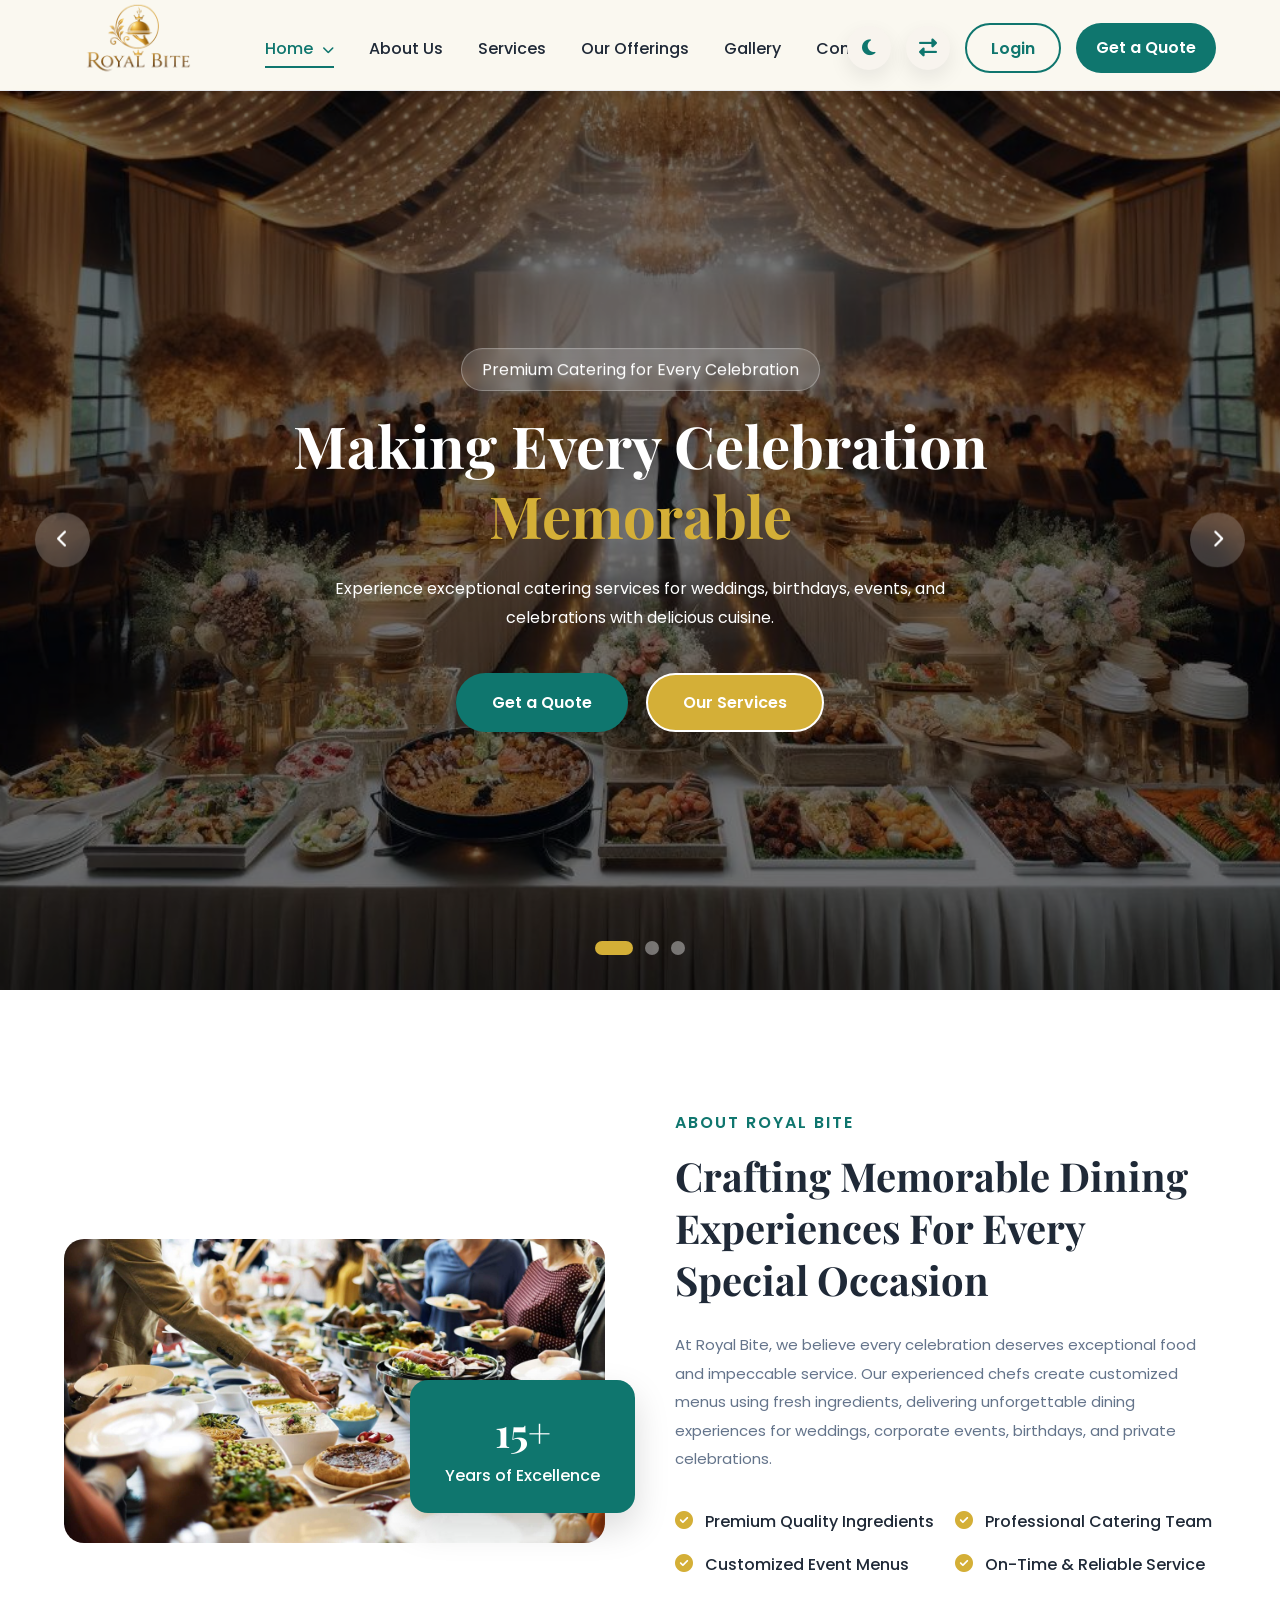
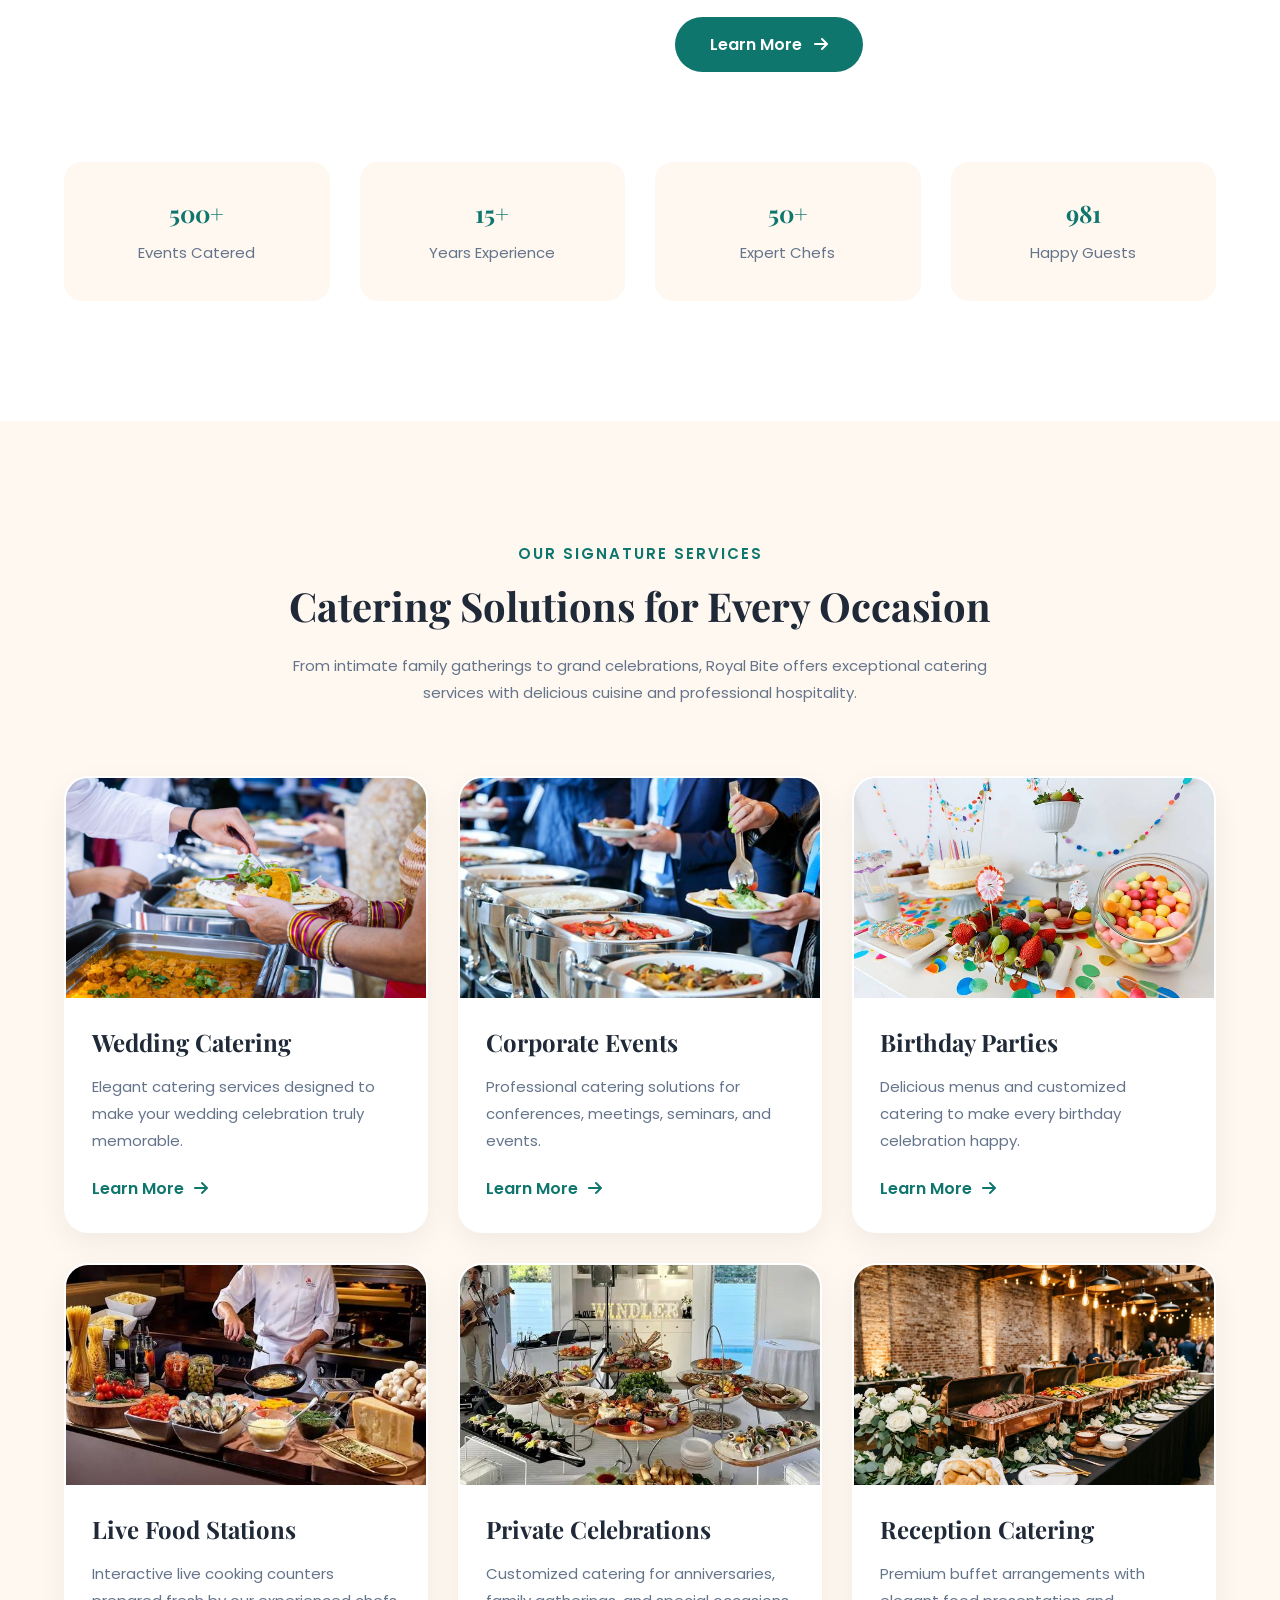
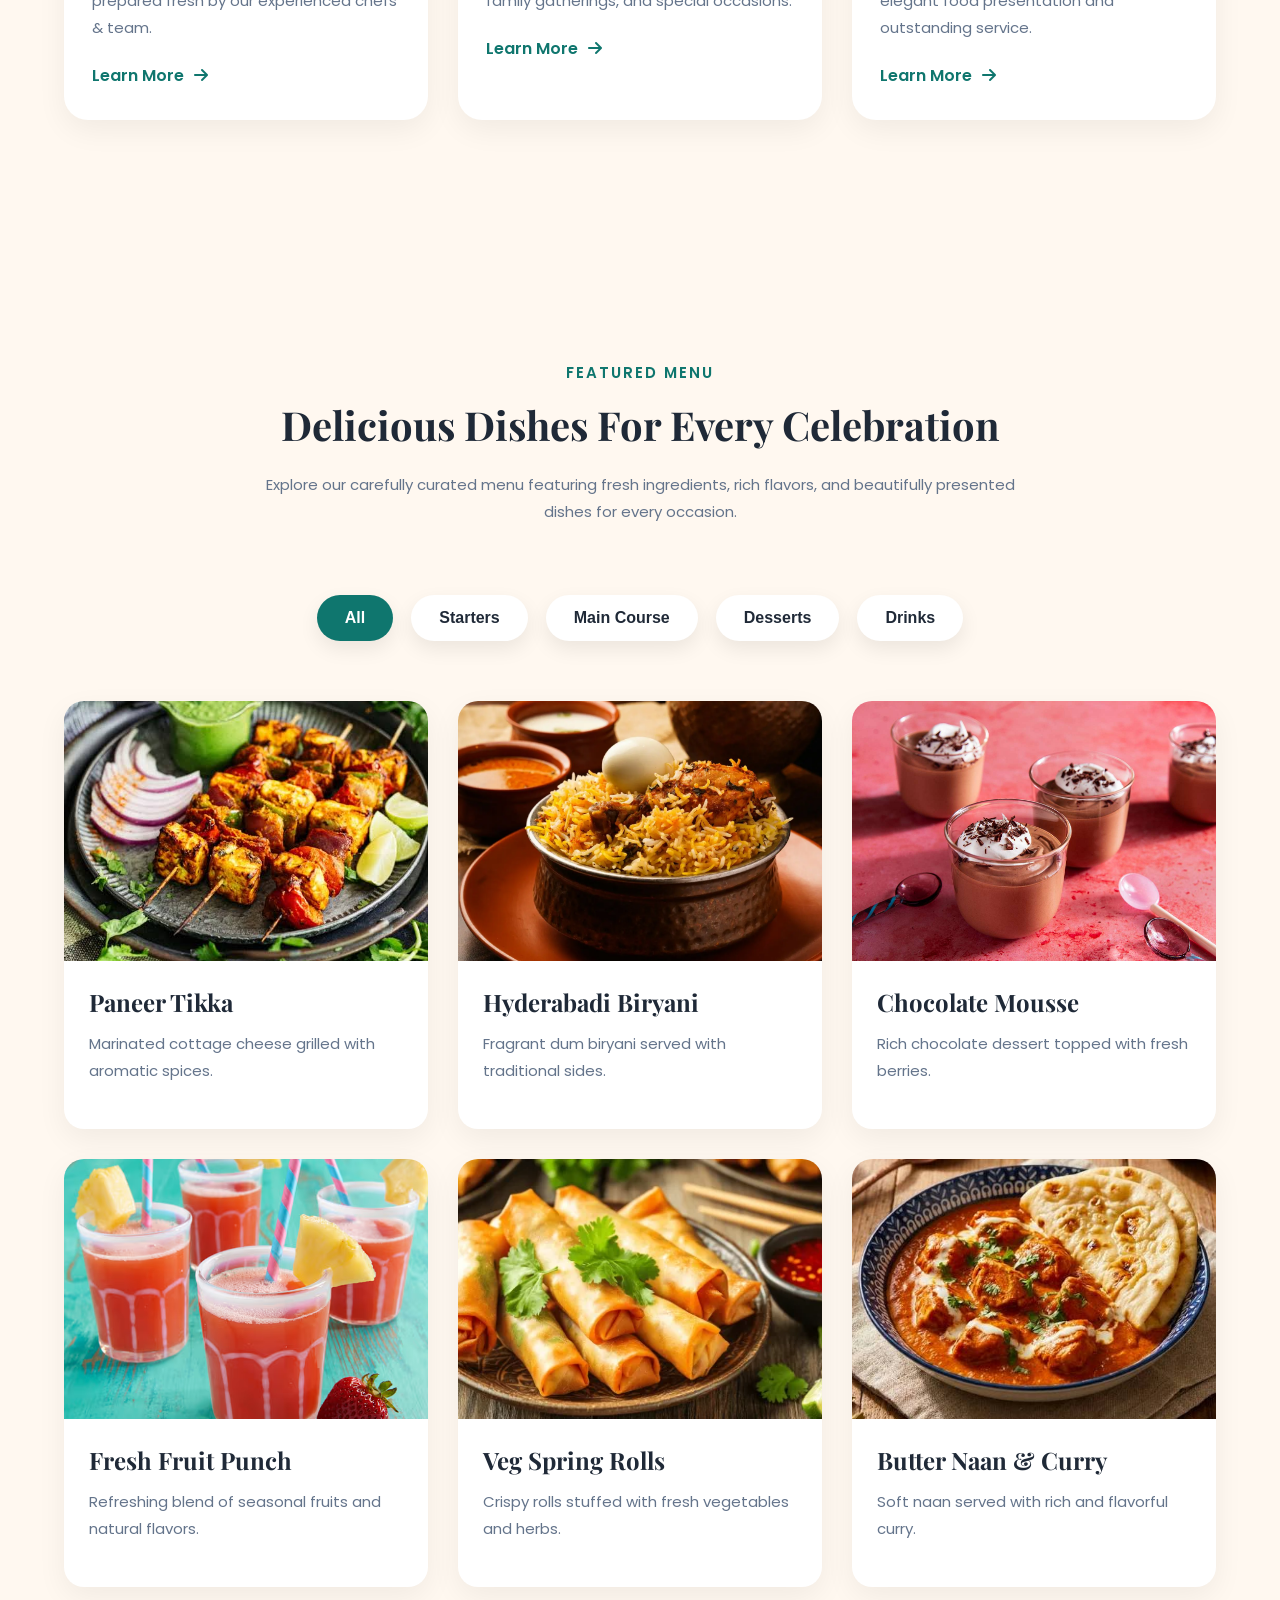
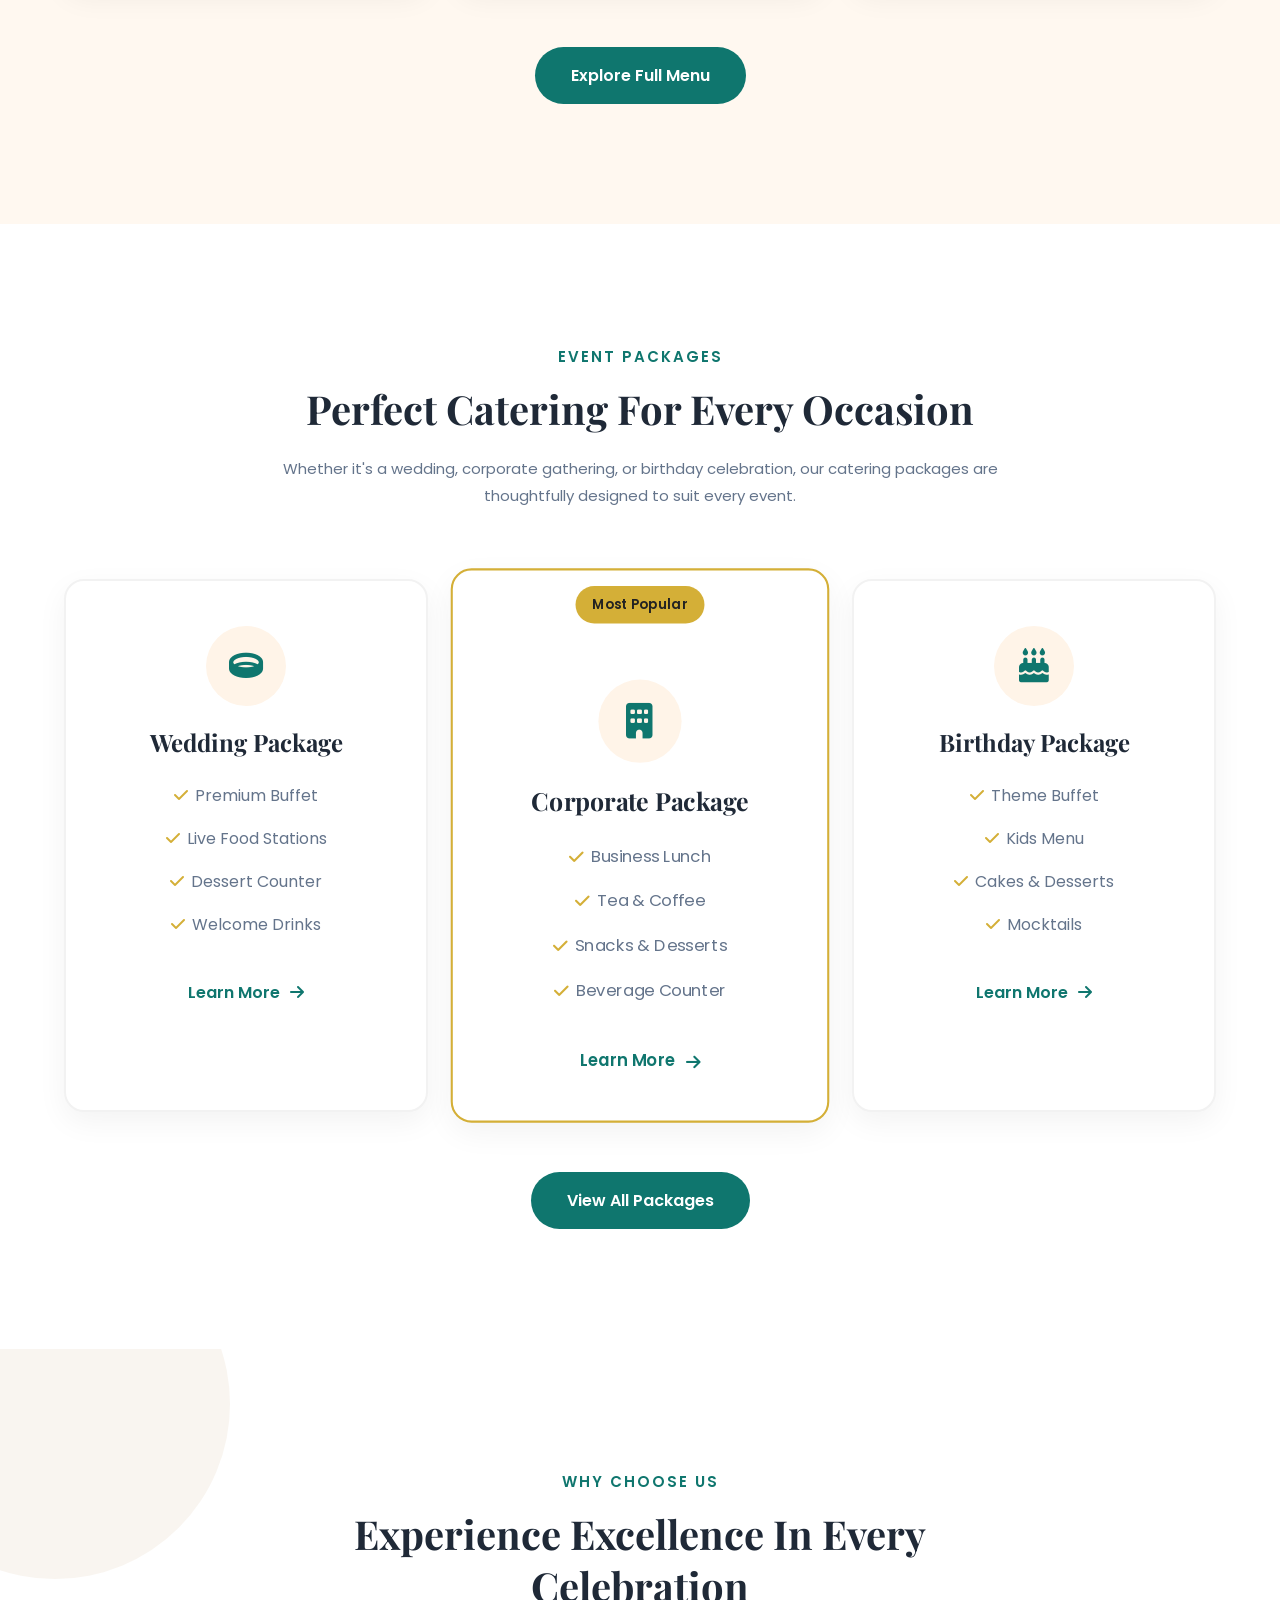
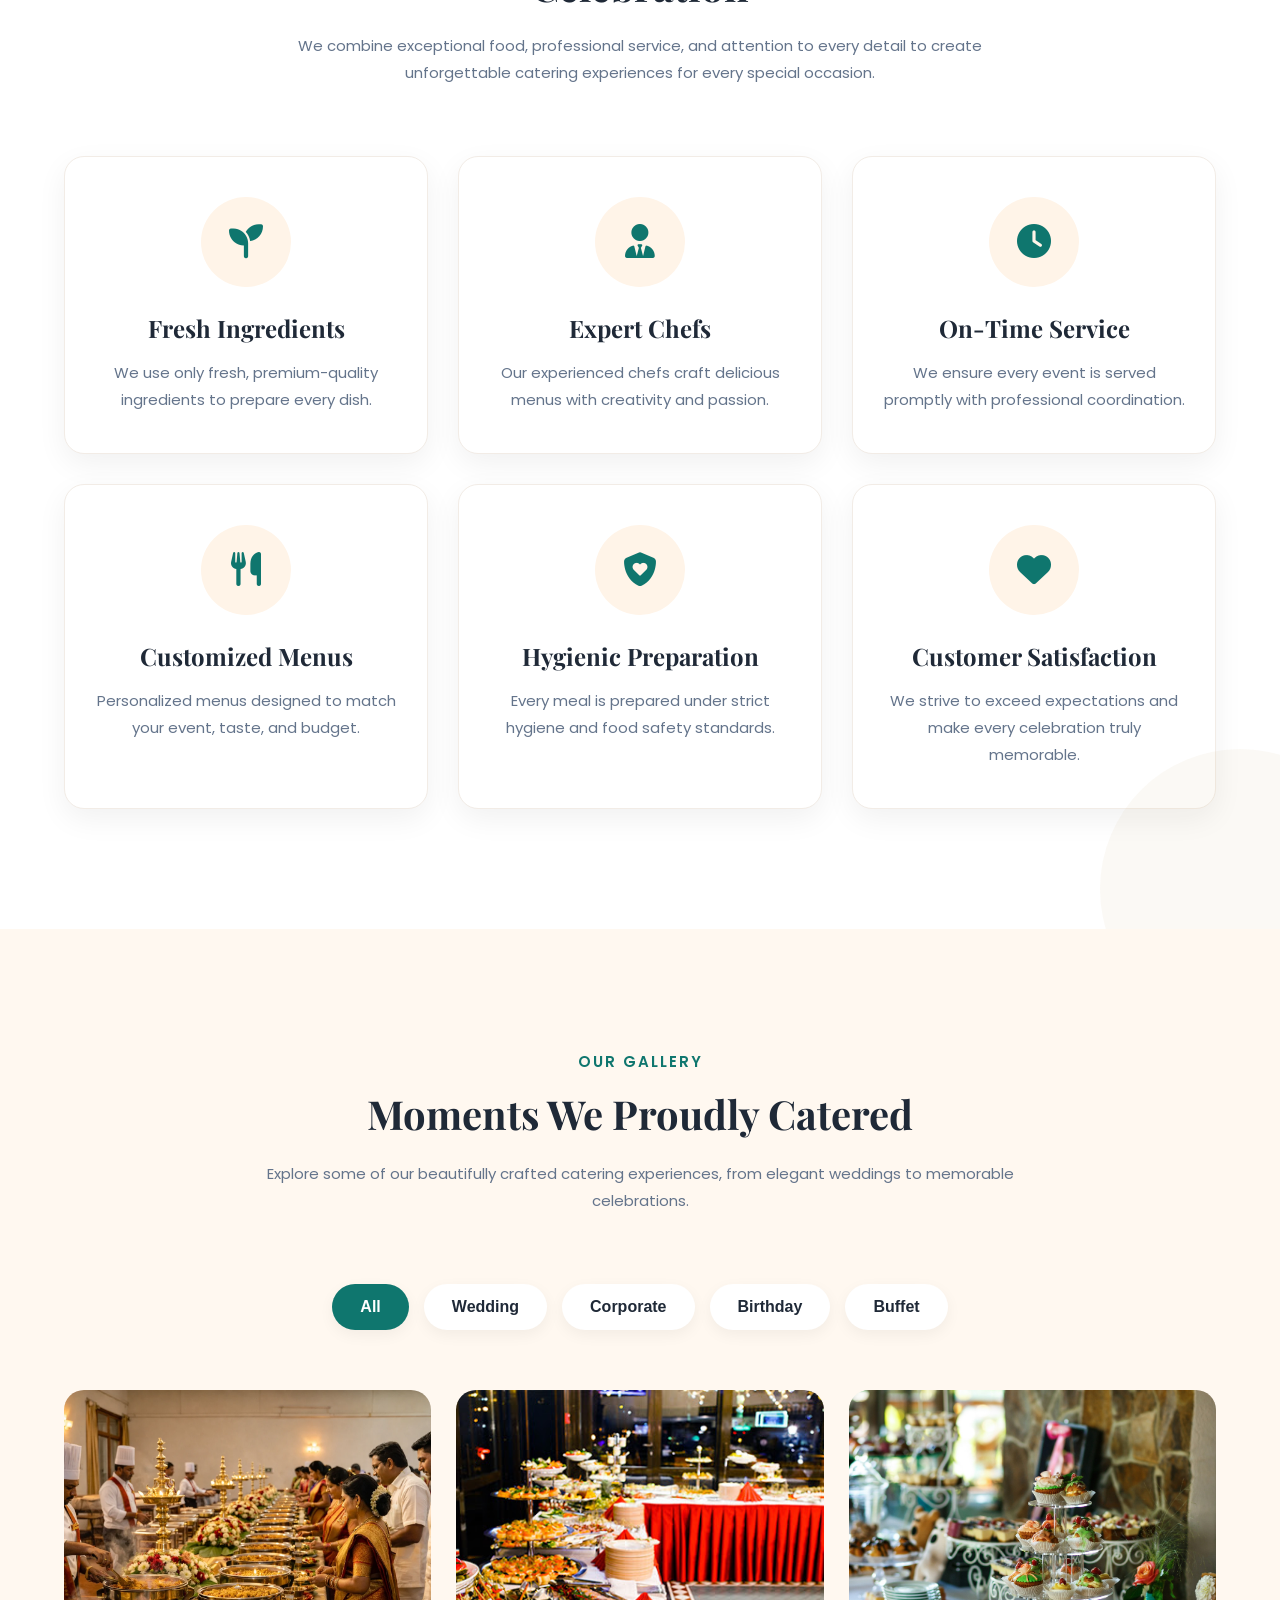
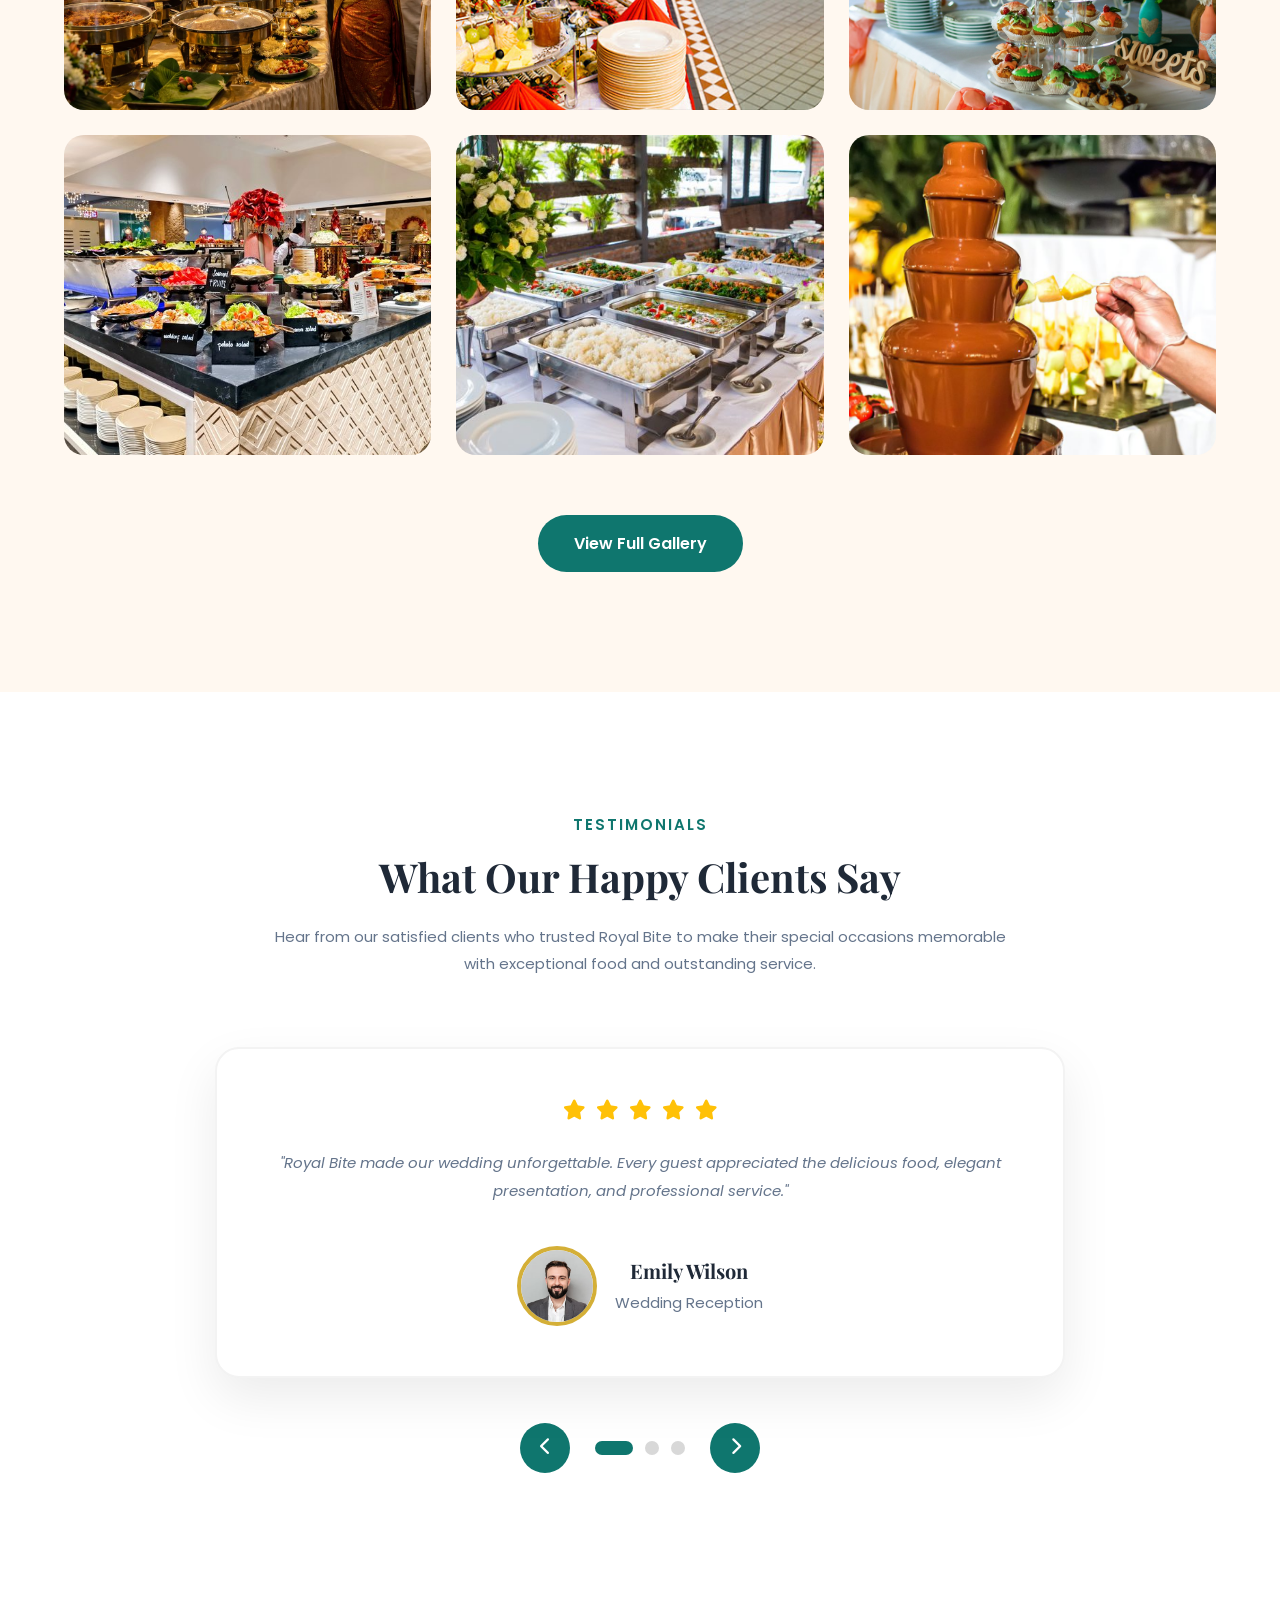
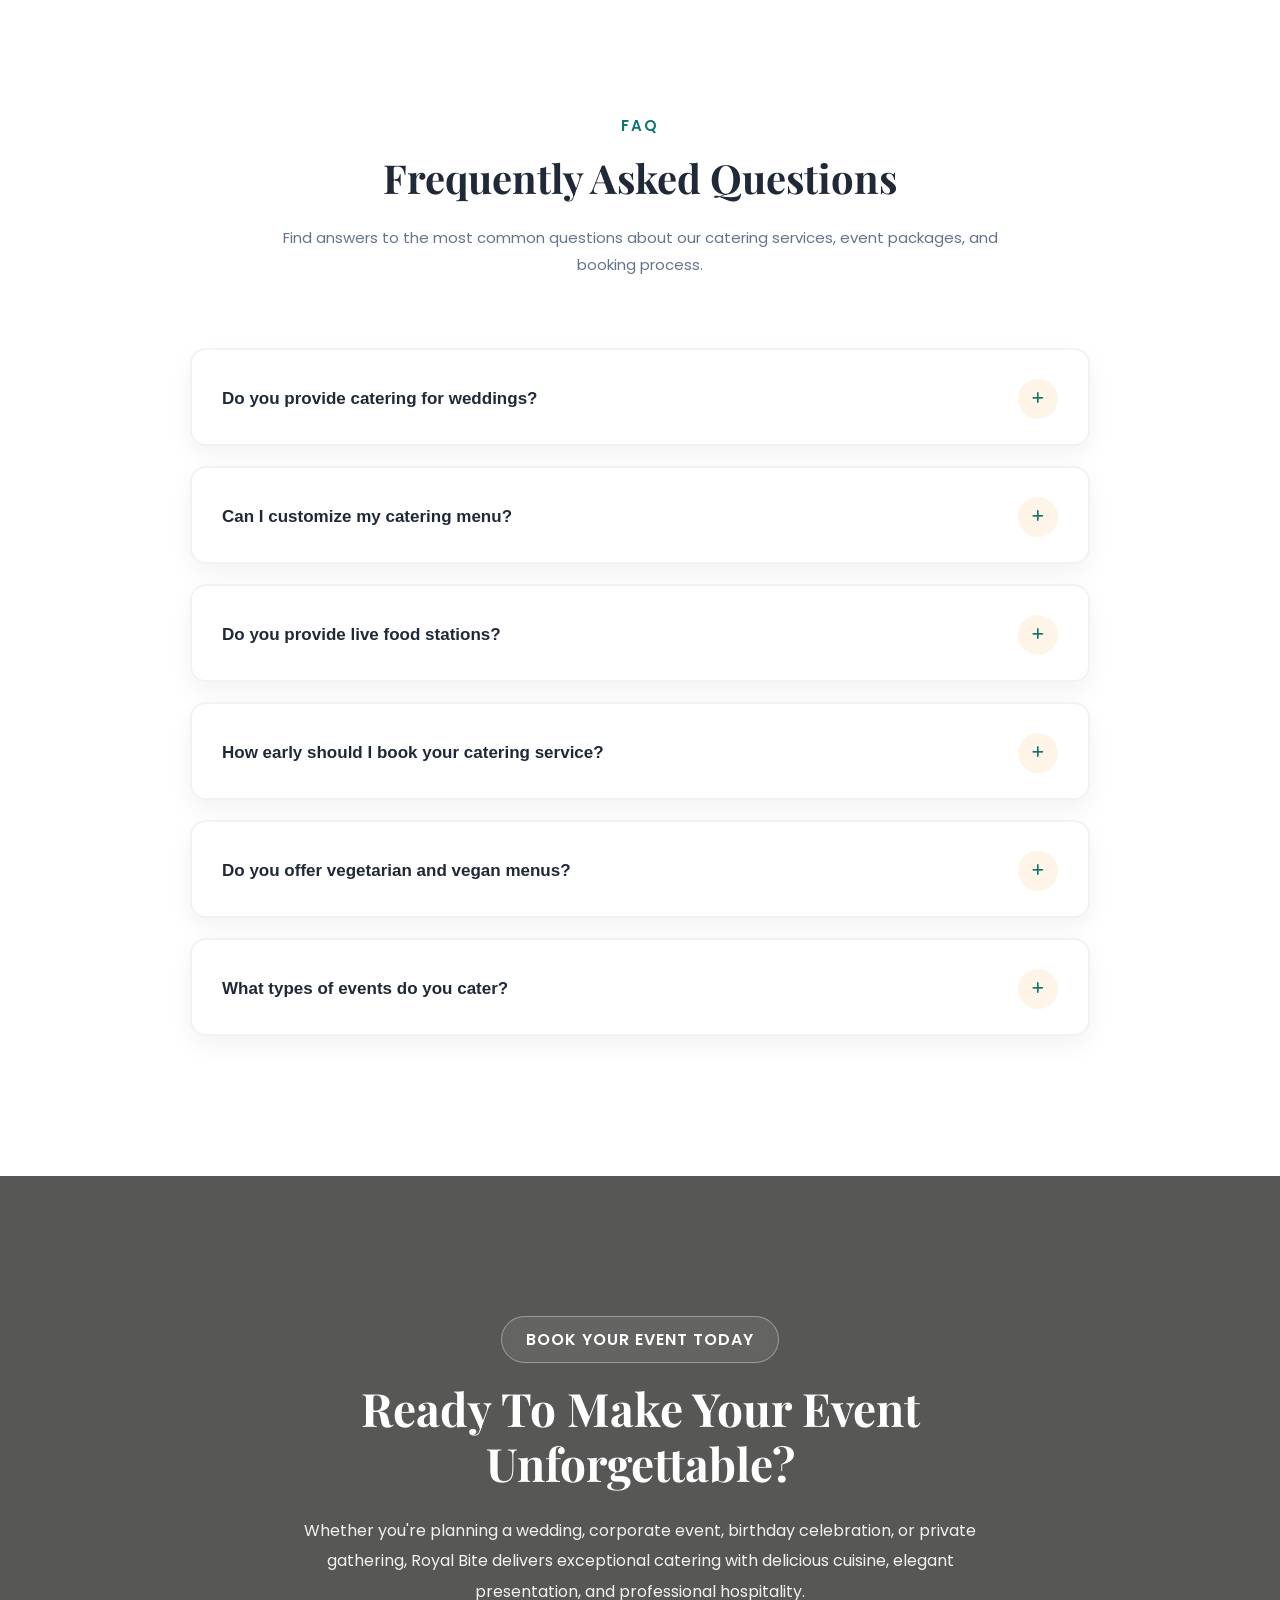
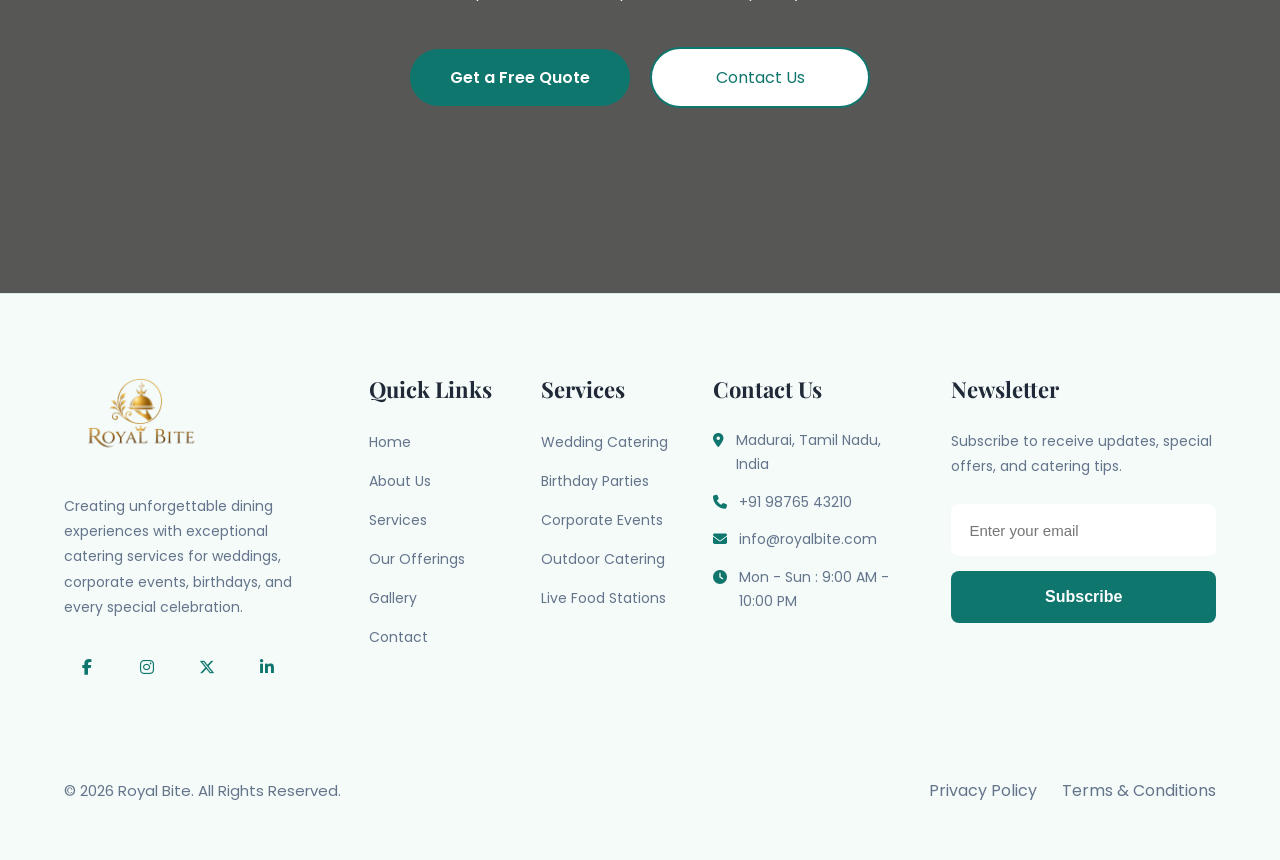
<file: index.html>
<!DOCTYPE html>
<html lang="en">

<head>

    <!-- Meta Tags -->
    <meta charset="UTF-8">
    <meta name="viewport" content="width=device-width, initial-scale=1.0">

    <!-- Website Title -->
    <title>Royal Bite | Catering & Events</title>

    <!-- Favicon -->
    <link rel="icon" type="image/png" href="images/logo.png">

    <!-- Google Fonts -->
    <link rel="preconnect" href="https://fonts.googleapis.com">
    <link rel="preconnect" href="https://fonts.gstatic.com" crossorigin>

    <link href="https://fonts.googleapis.com/css2?family=Playfair+Display:wght@500;600;700&family=Poppins:wght@300;400;500;600;700&display=swap" rel="stylesheet">

    <!-- Font Awesome -->
    <link rel="stylesheet"
        href="https://cdnjs.cloudflare.com/ajax/libs/font-awesome/6.7.2/css/all.min.css">

    <!-- Main CSS -->
    <link rel="stylesheet" href="css/style.css">

    <!-- Responsive CSS -->
    <link rel="stylesheet" href="css/responsive.css">

</head>

<body>
    <!--==================== HEADER START ====================-->

<header class="header">

    <div class="container">

        <!--========== Logo ==========-->

        <a href="index.html" class="logo">

            <img src="images/logo.png" alt="Royal Bite">

        </a>

        <!--========== Navigation ==========-->

        <nav class="navbar" id="navbar">
            

            <ul class="nav-menu">

                <li class="dropdown">

                    <a href="#" class="nav-link active">
                        Home
                        <i class="fa-solid fa-chevron-down"></i>
                    </a>

                    <ul class="dropdown-menu">

                        <li><a href="index.html">Home 1</a></li>

                        <li><a href="home2.html">Home 2</a></li>

                    </ul>

                </li>

                <li>
                    <a href="about.html" class="nav-link">
                        About Us
                    </a>
                </li>

                <li>
                    <a href="services.html" class="nav-link">
                        Services
                    </a>
                </li>

                <li>
                    <a href="offerings.html" class="nav-link">
                        Our Offerings
                    </a>
                </li>

                <li>
                    <a href="gallery.html" class="nav-link">
                        Gallery
                    </a>
                </li>

                <li>
                    <a href="contact.html" class="nav-link">
                        Contact
                    </a>
                </li>

            </ul>
            
            <!-- Mobile Buttons -->

            <div class="mobile-btn">

                <a href="login.html" class="login-btn">
                    Login
                </a>

                <a href="quote.html" class="quote-btn">
                    Get a Quote
                </a>
                <button class="theme-toggle">
                    <i class="fa-solid fa-moon"></i>
                    <span>Dark Mode</span>
                </button>
                <button class="rtl-toggle">
                    <i class="fa-solid fa-right-left"></i>
                    <span>RTL / LTR</span>
                </button>

            </div>

        </nav>

        <!-- Desktop Buttons -->
         <div class="desktop-btn">

    <button class="theme-toggle" id="theme-toggle">
        <i class="fa-solid fa-moon"></i>
    </button>

    <button class="rtl-toggle" id="rtl-toggle">
        <i class="fa-solid fa-right-left"></i>
    </button>

    <a href="login.html" class="login-btn">Login</a>

    <a href="quote.html" class="quote-btn">Get a Quote</a>

</div>

        <!-- Hamburger -->

        <div class="menu-toggle" id="menu-toggle">

            <i class="fa-solid fa-bars"></i>

        </div>

    </div>

</header>

<!--==================== HEADER END ====================-->
<!--==================== HERO START ====================-->

<section class="hero">

    <div class="hero-slider">

        <!--========== Slide 1 ==========-->

        <div class="hero-slide active">

            <img src="images/hero1.jpg" alt="Wedding Catering">

            <div class="hero-overlay"></div>

            <div class="hero-content container">

                <span class="hero-subtitle">
                    Premium Catering for Every Celebration
                </span>

                <h1>
                    Making Every Celebration
                    <span> Memorable</span>
                </h1>

                <p>
                    Experience exceptional catering services for weddings,
                    birthdays, events, and celebrations with
                    delicious cuisine.
                </p>

                <div class="hero-btn">

                    <a href="quote.html" class="primary-btn">
                        Get a Quote
                    </a>

                    <a href="services.html" class="secondary-btn">
                        Our Services
                    </a>

                </div>

            </div>

        </div>

        <!--========== Slide 2 ==========-->

        <div class="hero-slide">

            <img src="images/hero2.jpg" alt="Corporate Catering">

            <div class="hero-overlay"></div>

            <div class="hero-content container">

                <span class="hero-subtitle">
                    Luxury Wedding Catering
                </span>

                <h1>
                    Celebrate Every Moment
                    <span>With Royal Taste</span>
                </h1>

                <p>
                    Elegant menus, beautiful buffet setups, and professional
                    service designed to make your special day unforgettable.
                </p>

                <div class="hero-btn">

                    <a href="offerings.html" class="primary-btn">
                        View Packages
                    </a>

                    <a href="contact.html" class="secondary-btn">
                        Contact Us
                    </a>

                </div>

            </div>

        </div>

        <!--========== Slide 3 ==========-->

        <div class="hero-slide">

            <img src="images/hero3.jpg" alt="Birthday Catering">

            <div class="hero-overlay"></div>

            <div class="hero-content container">

                <span class="hero-subtitle">
                    Fresh Food • Professional Service
                </span>

                <h1>
                    Creating Delicious
                    <span>Memories Together</span>
                </h1>

                <p>
                    From intimate family gatherings to grand celebrations,
                    Royal Bite delivers outstanding food and memorable
                    dining experiences.
                </p>

                <div class="hero-btn">

                    <a href="gallery.html" class="primary-btn">
                        View Gallery
                    </a>

                    <a href="quote.html" class="secondary-btn">
                        Book Now
                    </a>

                </div>

            </div>

        </div>

        <!--========== Slider Controls ==========-->

        <button class="hero-prev">
            <i class="fa-solid fa-chevron-left"></i>
        </button>

        <button class="hero-next">
            <i class="fa-solid fa-chevron-right"></i>
        </button>

        <!--========== Slider Dots ==========-->

        <div class="hero-dots">

            <span class="dot active"></span>
            <span class="dot"></span>
            <span class="dot"></span>

        </div>

    </div>

</section>

<!--==================== HERO END ====================-->
<!--=====================================
        ABOUT START
======================================-->

<section class="about">

    <div class="container">

        <div class="about-wrapper">

            <!--========== About Image ==========-->

            <div class="about-image">

                <img src="images/about-1.jpg" alt="About Royal Bite">

                <div class="experience-box">

                    <h2>15+</h2>

                    <span>Years of Excellence</span>

                </div>

            </div>

            <!--========== About Content ==========-->

            <div class="about-content">

                <span class="section-subtitle">
                    About Royal Bite
                </span>

                <h2>
                    Crafting Memorable Dining Experiences
                    For Every Special Occasion
                </h2>

                <p>
                    At Royal Bite, we believe every celebration deserves
                    exceptional food and impeccable service. Our experienced
                    chefs create customized menus using fresh ingredients,
                    delivering unforgettable dining experiences for weddings,
                    corporate events, birthdays, and private celebrations.
                </p>

                <div class="about-features">

                    <div class="feature-item">

                        <i class="fa-solid fa-circle-check"></i>

                        <span>Premium Quality Ingredients</span>

                    </div>

                    <div class="feature-item">

                        <i class="fa-solid fa-circle-check"></i>

                        <span>Professional Catering Team</span>

                    </div>

                    <div class="feature-item">

                        <i class="fa-solid fa-circle-check"></i>

                        <span>Customized Event Menus</span>

                    </div>

                    <div class="feature-item">

                        <i class="fa-solid fa-circle-check"></i>

                        <span>On-Time & Reliable Service</span>

                    </div>

                </div>

                <a href="about.html" class="about-btn">

                    Learn More

                    <i class="fa-solid fa-arrow-right"></i>

                </a>

            </div>

        </div>

        <!--========== Counter ==========-->

        <div class="about-counter">

            <div class="counter-box">

                <h3 class="counter" data-target="500">0</h3>

                <p>Events Catered</p>

            </div>

            <div class="counter-box">

                <h3 class="counter" data-target="15">0</h3>

                <p>Years Experience</p>

            </div>

            <div class="counter-box">

                <h3 class="counter" data-target="50">0</h3>

                <p>Expert Chefs</p>

            </div>

            <div class="counter-box">

                <h3 class="counter" data-target="1000">0</h3>

                <p>Happy Guests</p>

            </div>

        </div>

    </div>

</section>

<!--=====================================
        ABOUT END
======================================-->

<!--=====================================
        SIGNATURE SERVICES START
======================================-->

<section class="home-services">
    <div class="container">

        <div class="section-title">
            <span>Our Signature Services</span>
            <h2>Catering Solutions for Every Occasion</h2>
            <p>
                From intimate family gatherings to grand celebrations,
                Royal Bite offers exceptional catering services with
                delicious cuisine and professional hospitality.
            </p>
        </div>

        <div class="home-services-grid">

            <!-- Wedding Catering -->
            <div class="home-service-card">
                <div class="home-service-image">
                    <img src="images/service-wedding.jpg" alt="Wedding Catering">
                </div>

                <div class="home-service-content">
                    <h3>Wedding Catering</h3>
                    <p>
                        Elegant catering services designed to make your
                        wedding celebration truly memorable.
                    </p>
                    <a href="services.html">
                        Learn More
                        <i class="fa-solid fa-arrow-right"></i>
                    </a>
                </div>
            </div>

            <!-- Corporate Events -->
            <div class="home-service-card">
                <div class="home-service-image">
                    <img src="images/service-corporate.jpg" alt="Corporate Events">
                </div>

                <div class="home-service-content">
                    <h3>Corporate Events</h3>
                    <p>
                        Professional catering solutions for conferences,
                        meetings, seminars, and events.
                    </p>
                    <a href="services.html">
                        Learn More
                        <i class="fa-solid fa-arrow-right"></i>
                    </a>
                </div>
            </div>

            <!-- Birthday Parties -->
            <div class="home-service-card">
                <div class="home-service-image">
                    <img src="images/service-birthday.jpg" alt="Birthday Parties">
                </div>

                <div class="home-service-content">
                    <h3>Birthday Parties</h3>
                    <p>
                        Delicious menus and customized catering to make
                        every birthday celebration happy.
                    </p>
                    <a href="services.html">
                        Learn More
                        <i class="fa-solid fa-arrow-right"></i>
                    </a>
                </div>
            </div>

            <!-- Live Food Stations -->
            <div class="home-service-card">
                <div class="home-service-image">
                    <img src="images/service-livefood.jpg" alt="Live Food Stations">
                </div>

                <div class="home-service-content">
                    <h3>Live Food Stations</h3>
                    <p>
                        Interactive live cooking counters prepared fresh
                        by our experienced chefs & team.
                    </p>
                    <a href="services.html">
                        Learn More
                        <i class="fa-solid fa-arrow-right"></i>
                    </a>
                </div>
            </div>

            <!-- Private Celebrations -->
            <div class="home-service-card">
                <div class="home-service-image">
                    <img src="images/service-private.jpg" alt="Private Celebrations">
                </div>

                <div class="home-service-content">
                    <h3>Private Celebrations</h3>
                    <p>
                        Customized catering for anniversaries, family
                        gatherings, and special occasions.
                    </p>
                    <a href="services.html">
                        Learn More
                        <i class="fa-solid fa-arrow-right"></i>
                    </a>
                </div>
            </div>

            <!-- Reception Catering -->
            <div class="home-service-card">
                <div class="home-service-image">
                    <img src="images/service-reception.jpg" alt="Reception Catering">
                </div>

                <div class="home-service-content">
                    <h3>Reception Catering</h3>
                    <p>
                        Premium buffet arrangements with elegant food
                        presentation and outstanding service.
                    </p>
                    <a href="services.html">
                        Learn More
                        <i class="fa-solid fa-arrow-right"></i>
                    </a>
                </div>
            </div>

        </div>
    </div>
</section>

<!--=====================================
        SIGNATURE SERVICES END
======================================-->
<!--=====================================
        FEATURED MENU START
======================================-->

<section class="menu">

    <div class="container">

        <div class="section-title">

            <span>Featured Menu</span>

            <h2>Delicious Dishes For Every Celebration</h2>

            <p>
                Explore our carefully curated menu featuring fresh ingredients,
                rich flavors, and beautifully presented dishes for every occasion.
            </p>

        </div>

        <!--========== Menu Tabs ==========-->

        <div class="menu-tabs">

            <button class="menu-tab active" data-filter="all">All</button>

            <button class="menu-tab" data-filter="starter">Starters</button>

            <button class="menu-tab" data-filter="main">Main Course</button>

            <button class="menu-tab" data-filter="dessert">Desserts</button>

            <button class="menu-tab" data-filter="drink">Drinks</button>

        </div>

        <!--========== Menu Grid ==========-->

        <div class="menu-grid">

            <!-- Starter -->

            <div class="menu-card starter">

                <img src="images/menu-1.jpg" alt="Starter">

                <div class="menu-content">

                    <h3>Paneer Tikka</h3>

                    <p>
                        Marinated cottage cheese grilled with aromatic spices.
                    </p>

                </div>

            </div>

            <!-- Main Course -->

            <div class="menu-card main">

                <img src="images/menu-2.jpg" alt="Main Course">

                <div class="menu-content">

                    <h3>Hyderabadi Biryani</h3>

                    <p>
                        Fragrant dum biryani served with traditional sides.
                    </p>

                </div>

            </div>

            <!-- Dessert -->

            <div class="menu-card dessert">

                <img src="images/menu-3.jpg" alt="Dessert">

                <div class="menu-content">

                    <h3>Chocolate Mousse</h3>

                    <p>
                        Rich chocolate dessert topped with fresh berries.
                    </p>

                </div>

            </div>

            <!-- Drink -->

            <div class="menu-card drink">

                <img src="images/menu-4.jpg" alt="Drink">

                <div class="menu-content">

                    <h3>Fresh Fruit Punch</h3>

                    <p>
                        Refreshing blend of seasonal fruits and natural flavors.
                    </p>

                </div>

            </div>

            <!-- Starter -->

            <div class="menu-card starter">

                <img src="images/menu-5.jpg" alt="Starter">

                <div class="menu-content">

                    <h3>Veg Spring Rolls</h3>

                    <p>
                        Crispy rolls stuffed with fresh vegetables and herbs.
                    </p>

                </div>

            </div>

            <!-- Main Course -->

            <div class="menu-card main">

                <img src="images/menu-6.jpg" alt="Main Course">

                <div class="menu-content">

                    <h3>Butter Naan & Curry</h3>

                    <p>
                        Soft naan served with rich and flavorful curry.
                    </p>

                </div>

            </div>

        </div>

        <div class="menu-btn">

            <a href="menu.html" class="primary-btn">
                Explore Full Menu
            </a>

        </div>

    </div>

</section>

<!--=====================================
        FEATURED MENU END
======================================-->
<!--=====================================
        EVENT PACKAGES START
======================================-->

<section class="home-packages">

    <div class="container">

        <div class="section-title">

            <span>Event Packages</span>

            <h2>Perfect Catering For Every Occasion</h2>

            <p>
                Whether it's a wedding, corporate gathering, or birthday celebration,
                our catering packages are thoughtfully designed to suit every event.
            </p>

        </div>

        <div class="home-packages-grid">

            <!-- Wedding Package -->

            <div class="home-package-card">

                <div class="home-package-icon">

                    <i class="fa-solid fa-ring"></i>

                </div>

                <h3>Wedding Package</h3>

                <ul>

                    <li>
                        <i class="fa-solid fa-check"></i>
                        Premium Buffet
                    </li>

                    <li>
                        <i class="fa-solid fa-check"></i>
                        Live Food Stations
                    </li>

                    <li>
                        <i class="fa-solid fa-check"></i>
                        Dessert Counter
                    </li>

                    <li>
                        <i class="fa-solid fa-check"></i>
                        Welcome Drinks
                    </li>

                </ul>

                <a href="packages.html" class="package-btn">
                    Learn More
                    <i class="fa-solid fa-arrow-right"></i>
                </a>

            </div>

            <!-- Corporate Package -->

            <div class="home-package-card featured">

                <div class="home-package-badge">

                    Most Popular

                </div>

                <div class="home-package-icon">

                    <i class="fa-solid fa-building"></i>

                </div>

                <h3>Corporate Package</h3>

                <ul>

                    <li>
                        <i class="fa-solid fa-check"></i>
                        Business Lunch
                    </li>

                    <li>
                        <i class="fa-solid fa-check"></i>
                        Tea & Coffee
                    </li>

                    <li>
                        <i class="fa-solid fa-check"></i>
                        Snacks & Desserts
                    </li>

                    <li>
                        <i class="fa-solid fa-check"></i>
                        Beverage Counter
                    </li>

                </ul>

                <a href="packages.html" class="package-btn">
                    Learn More
                    <i class="fa-solid fa-arrow-right"></i>
                </a>

            </div>

            <!-- Birthday Package -->

            <div class="home-package-card">

                <div class="home-package-icon">

                    <i class="fa-solid fa-cake-candles"></i>

                </div>

                <h3>Birthday Package</h3>

                <ul>

                    <li>
                        <i class="fa-solid fa-check"></i>
                        Theme Buffet
                    </li>

                    <li>
                        <i class="fa-solid fa-check"></i>
                        Kids Menu
                    </li>

                    <li>
                        <i class="fa-solid fa-check"></i>
                        Cakes & Desserts
                    </li>

                    <li>
                        <i class="fa-solid fa-check"></i>
                        Mocktails
                    </li>

                </ul>

                <a href="packages.html" class="package-btn">
                    Learn More
                    <i class="fa-solid fa-arrow-right"></i>
                </a>

            </div>

        </div>

        <div class="package-bottom-btn">

            <a href="offerings.html" class="primary-btn">

                View All Packages

            </a>

        </div>

    </div>

</section>

<!--=====================================
        EVENT PACKAGES END
======================================-->

<!--=====================================
        WHY CHOOSE US START
======================================-->

<section class="why-choose">

    <div class="container">

        <div class="section-title">

            <span>Why Choose Us</span>

            <h2>Experience Excellence In Every Celebration</h2>

            <p>
                We combine exceptional food, professional service,
                and attention to every detail to create unforgettable
                catering experiences for every special occasion.
            </p>

        </div>

        <div class="why-grid">

            <!-- Card 1 -->

            <div class="why-card">

                <div class="why-icon">

                    <i class="fa-solid fa-seedling"></i>

                </div>

                <h3>Fresh Ingredients</h3>

                <p>
                    We use only fresh, premium-quality ingredients
                    to prepare every dish.
                </p>

            </div>

            <!-- Card 2 -->

            <div class="why-card">

                <div class="why-icon">

                    <i class="fa-solid fa-user-tie"></i>

                </div>

                <h3>Expert Chefs</h3>

                <p>
                    Our experienced chefs craft delicious menus
                    with creativity and passion.
                </p>

            </div>

            <!-- Card 3 -->

            <div class="why-card">

                <div class="why-icon">

                    <i class="fa-solid fa-clock"></i>

                </div>

                <h3>On-Time Service</h3>

                <p>
                    We ensure every event is served promptly
                    with professional coordination.
                </p>

            </div>

            <!-- Card 4 -->

            <div class="why-card">

                <div class="why-icon">

                    <i class="fa-solid fa-utensils"></i>

                </div>

                <h3>Customized Menus</h3>

                <p>
                    Personalized menus designed to match your
                    event, taste, and budget.
                </p>

            </div>

            <!-- Card 5 -->

            <div class="why-card">

                <div class="why-icon">

                    <i class="fa-solid fa-shield-heart"></i>

                </div>

                <h3>Hygienic Preparation</h3>

                <p>
                    Every meal is prepared under strict hygiene
                    and food safety standards.
                </p>

            </div>

            <!-- Card 6 -->

            <div class="why-card">

                <div class="why-icon">

                    <i class="fa-solid fa-heart"></i>

                </div>

                <h3>Customer Satisfaction</h3>

                <p>
                    We strive to exceed expectations and make
                    every celebration truly memorable.
                </p>

            </div>

        </div>

    </div>

</section>

<!--=====================================
        WHY CHOOSE US END
======================================-->
<!--=====================================
        GALLERY START
======================================-->

<section class="home-gallery">

    <div class="container">

        <div class="section-title">

            <span>Our Gallery</span>

            <h2>Moments We Proudly Catered</h2>

            <p>
                Explore some of our beautifully crafted catering experiences,
                from elegant weddings to memorable celebrations.
            </p>

        </div>

        <!--========== Gallery Filter ==========-->

        <div class="home-gallery-filter">

            <button class="home-gallery-btn active" data-filter="all">
                All
            </button>

            <button class="home-gallery-btn" data-filter="wedding">
                Wedding
            </button>

            <button class="home-gallery-btn" data-filter="corporate">
                Corporate
            </button>

            <button class="home-gallery-btn" data-filter="birthday">
                Birthday
            </button>

            <button class="home-gallery-btn" data-filter="buffet">
                Buffet
            </button>

        </div>

        <!--========== Gallery Grid ==========-->

        <div class="home-gallery-grid">

            <!-- Wedding -->

            <div class="home-gallery-item wedding">

                <img src="images/gallery-1.jpg" alt="Wedding Catering">

                <div class="home-gallery-overlay">

                    <h3>Wedding Catering</h3>

                    <span>Elegant Celebration</span>

                </div>

            </div>

            <!-- Corporate -->

            <div class="home-gallery-item corporate">

                <img src="images/gallery-2.jpg" alt="Corporate Event">

                <div class="home-gallery-overlay">

                    <h3>Corporate Event</h3>

                    <span>Professional Service</span>

                </div>

            </div>

            <!-- Birthday -->

            <div class="home-gallery-item birthday">

                <img src="images/gallery-3.jpg" alt="Birthday Party">

                <div class="home-gallery-overlay">

                    <h3>Birthday Party</h3>

                    <span>Memorable Moments</span>

                </div>

            </div>

            <!-- Buffet -->

            <div class="home-gallery-item buffet">

                <img src="images/gallery-4.jpg" alt="Buffet">

                <div class="home-gallery-overlay">

                    <h3>Luxury Buffet</h3>

                    <span>Fresh & Delicious</span>

                </div>

            </div>

            <!-- Wedding -->

            <div class="home-gallery-item wedding">

                <img src="images/gallery-5.jpg" alt="Reception">

                <div class="home-gallery-overlay">

                    <h3>Reception Dinner</h3>

                    <span>Royal Dining</span>

                </div>

            </div>

            <!-- Buffet -->

            <div class="home-gallery-item buffet">

                <img src="images/gallery-6.jpg" alt="Dessert">

                <div class="home-gallery-overlay">

                    <h3>Dessert Counter</h3>

                    <span>Sweet Delights</span>

                </div>

            </div>

        </div>

        <div class="gallery-bottom">

            <a href="gallery.html" class="primary-btn">

                View Full Gallery

            </a>

        </div>

    </div>

</section>

<!--=====================================
        GALLERY END
======================================-->
<!--=====================================
        TESTIMONIALS START
======================================-->

<section class="testimonials">

    <div class="container">

        <div class="section-title">

            <span>Testimonials</span>

            <h2>What Our Happy Clients Say</h2>

            <p>
                Hear from our satisfied clients who trusted Royal Bite
                to make their special occasions memorable with
                exceptional food and outstanding service.
            </p>

        </div>

        <div class="testimonial-slider">

            <!--========== Testimonial 1 ==========-->

            <div class="testimonial-card active">

                <div class="stars">

                    <i class="fa-solid fa-star"></i>
                    <i class="fa-solid fa-star"></i>
                    <i class="fa-solid fa-star"></i>
                    <i class="fa-solid fa-star"></i>
                    <i class="fa-solid fa-star"></i>

                </div>

                <p class="testimonial-text">

                    "Royal Bite made our wedding unforgettable.
                    Every guest appreciated the delicious food,
                    elegant presentation, and professional service."

                </p>

                <div class="client-info">

                    <img src="images/client-1.jpg" alt="Client">

                    <div>

                        <h4>Emily Wilson</h4>

                        <span>Wedding Reception</span>

                    </div>

                </div>

            </div>

            <!--========== Testimonial 2 ==========-->

            <div class="testimonial-card">

                <div class="stars">

                    <i class="fa-solid fa-star"></i>
                    <i class="fa-solid fa-star"></i>
                    <i class="fa-solid fa-star"></i>
                    <i class="fa-solid fa-star"></i>
                    <i class="fa-solid fa-star"></i>

                </div>

                <p class="testimonial-text">

                    "Excellent catering service with amazing
                    flavors. Our corporate event was a huge
                    success thanks to Royal Bite."

                </p>

                <div class="client-info">

                    <img src="images/client-2.jpg" alt="Client">

                    <div>

                        <h4>David Miller</h4>

                        <span>Corporate Event</span>

                    </div>

                </div>

            </div>

            <!--========== Testimonial 3 ==========-->

            <div class="testimonial-card">

                <div class="stars">

                    <i class="fa-solid fa-star"></i>
                    <i class="fa-solid fa-star"></i>
                    <i class="fa-solid fa-star"></i>
                    <i class="fa-solid fa-star"></i>
                    <i class="fa-solid fa-star"></i>

                </div>

                <p class="testimonial-text">

                    "Beautiful buffet setup, friendly staff,
                    and outstanding food. We highly recommend
                    Royal Bite for every celebration."

                </p>

                <div class="client-info">

                    <img src="images/client-3.jpg" alt="Client">

                    <div>

                        <h4>Priya Sharma</h4>

                        <span>Birthday Celebration</span>

                    </div>

                </div>

            </div>

        </div>

        <!--========== Controls ==========-->

        <div class="testimonial-controls">

            <button class="testimonial-prev">

                <i class="fa-solid fa-chevron-left"></i>

            </button>

            <div class="testimonial-dots">

                <span class="testimonial-dot active"></span>
                <span class="testimonial-dot"></span>
                <span class="testimonial-dot"></span>

            </div>

            <button class="testimonial-next">

                <i class="fa-solid fa-chevron-right"></i>

            </button>

        </div>

    </div>

</section>

<!--=====================================
        TESTIMONIALS END
======================================-->
<!--=====================================
        FAQ START
======================================-->

<section class="faq">

    <div class="container">

        <div class="section-title">

            <span>FAQ</span>

            <h2>Frequently Asked Questions</h2>

            <p>
                Find answers to the most common questions about our
                catering services, event packages, and booking process.
            </p>

        </div>

        <div class="faq-wrapper">

            <!-- FAQ Item 1 -->

            <div class="faq-item">

                <button class="faq-question">

                    <span>
                        Do you provide catering for weddings?
                    </span>

                    <i class="fa-solid fa-plus"></i>

                </button>

                <div class="faq-answer">

                    <p>
                        Yes! We provide complete wedding catering,
                        including buffet service, live food stations,
                        desserts, beverages, and professional event staff.
                    </p>

                </div>

            </div>

            <!-- FAQ Item 2 -->

            <div class="faq-item">

                <button class="faq-question">

                    <span>
                        Can I customize my catering menu?
                    </span>

                    <i class="fa-solid fa-plus"></i>

                </button>

                <div class="faq-answer">

                    <p>
                        Absolutely! Every menu can be customized based
                        on your event, dietary preferences, and budget.
                    </p>

                </div>

            </div>

            <!-- FAQ Item 3 -->

            <div class="faq-item">

                <button class="faq-question">

                    <span>
                        Do you provide live food stations?
                    </span>

                    <i class="fa-solid fa-plus"></i>

                </button>

                <div class="faq-answer">

                    <p>
                        Yes. We offer live BBQ, chaat, pasta, dessert,
                        and other interactive food stations for events.
                    </p>

                </div>

            </div>

            <!-- FAQ Item 4 -->

            <div class="faq-item">

                <button class="faq-question">

                    <span>
                        How early should I book your catering service?
                    </span>

                    <i class="fa-solid fa-plus"></i>

                </button>

                <div class="faq-answer">

                    <p>
                        We recommend booking at least 2–4 weeks in
                        advance to secure your preferred event date.
                    </p>

                </div>

            </div>

            <!-- FAQ Item 5 -->

            <div class="faq-item">

                <button class="faq-question">

                    <span>
                        Do you offer vegetarian and vegan menus?
                    </span>

                    <i class="fa-solid fa-plus"></i>

                </button>

                <div class="faq-answer">

                    <p>
                        Yes. We offer vegetarian, vegan, and special
                        dietary menu options to suit every guest.
                    </p>

                </div>

            </div>

            <!-- FAQ Item 6 -->

            <div class="faq-item">

                <button class="faq-question">

                    <span>
                        What types of events do you cater?
                    </span>

                    <i class="fa-solid fa-plus"></i>

                </button>

                <div class="faq-answer">

                    <p>
                        We cater weddings, corporate events, birthdays,
                        anniversaries, receptions, private parties, and
                        many other special occasions.
                    </p>

                </div>

            </div>

        </div>

    </div>

</section>

<!--=====================================
        FAQ END
======================================-->
<!--=====================================
        CTA START
======================================-->

<section class="cta">

    <div class="cta-overlay"></div>

    <div class="container">

        <div class="cta-content">

            <span>
                Book Your Event Today
            </span>

            <h2>
                Ready To Make Your
                Event Unforgettable?
            </h2>

            <p>
                Whether you're planning a wedding, corporate event,
                birthday celebration, or private gathering, Royal Bite
                delivers exceptional catering with delicious cuisine,
                elegant presentation, and professional hospitality.
            </p>

            <div class="cta-buttons">

                <a href="quote.html" class="primary-btn">

                    Get a Free Quote

                </a>

                <a href="contact.html" class="secondary-btn">

                    Contact Us

                </a>

            </div>

        </div>

    </div>

</section>

<!--=====================================
        CTA END
======================================-->



























<!--==================== FOOTER START ====================-->

<footer class="footer">

    <div class="container">

        <div class="footer-content">

            <!--========== Company Info ==========-->

            <div class="footer-box">

                <a href="index.html" class="footer-logo">
                    <img src="images/logo.png" alt="Royal Bite">
                </a>

                <p>
                    Creating unforgettable dining experiences with exceptional
                    catering services for weddings, corporate events, birthdays,
                    and every special celebration.
                </p>

                <div class="footer-social">

                    <a href="#"><i class="fa-brands fa-facebook-f"></i></a>

                    <a href="#"><i class="fa-brands fa-instagram"></i></a>

                    <a href="#"><i class="fa-brands fa-x-twitter"></i></a>

                    <a href="#"><i class="fa-brands fa-linkedin-in"></i></a>

                </div>

            </div>

            <!--========== Quick Links ==========-->

            <div class="footer-box">

                <h3>Quick Links</h3>

                <ul>

                    <li><a href="index.html">Home</a></li>

                    <li><a href="about.html">About Us</a></li>

                    <li><a href="services.html">Services</a></li>

                    <li><a href="offerings.html">Our Offerings</a></li>

                    <li><a href="gallery.html">Gallery</a></li>

                    <li><a href="contact.html">Contact</a></li>

                </ul>

            </div>

            <!--========== Services ==========-->

            <div class="footer-box">

                <h3>Services</h3>

                <ul>

                    <li><a href="#">Wedding Catering</a></li>

                    <li><a href="#">Birthday Parties</a></li>

                    <li><a href="#">Corporate Events</a></li>

                    <li><a href="#">Outdoor Catering</a></li>

                    <li><a href="#">Live Food Stations</a></li>

                </ul>

            </div>

            <!--========== Contact ==========-->

            <div class="footer-box">

                <h3>Contact Us</h3>

                <ul class="contact-info">

                    <li>
                        <i class="fa-solid fa-location-dot"></i>
                        Madurai, Tamil Nadu, India
                    </li>

                    <li>
                        <i class="fa-solid fa-phone"></i>
                        +91 98765 43210
                    </li>

                    <li>
                        <i class="fa-solid fa-envelope"></i>
                        info@royalbite.com
                    </li>

                    <li>
                        <i class="fa-solid fa-clock"></i>
                        Mon - Sun : 9:00 AM - 10:00 PM
                    </li>

                </ul>

            </div>

            <!--========== Newsletter ==========-->

            <div class="footer-box">

                <h3>Newsletter</h3>

                <p>
                    Subscribe to receive updates, special offers,
                    and catering tips.
                </p>

                <form class="newsletter">

                    <input type="email"
                        placeholder="Enter your email"
                        required>

                    <button type="submit">
                        Subscribe
                    </button>

                </form>

            </div>

        </div>

    </div>

    <!--========== Footer Bottom ==========-->

    <div class="footer-bottom">

        <div class="container">

            <p>
                © 2026 Royal Bite. All Rights Reserved.
            </p>

            <div class="footer-links">

                <a href="#">Privacy Policy</a>

                <a href="#">Terms & Conditions</a>

            </div>

        </div>

    </div>

</footer>

<!--==================== FOOTER END ====================-->




<!-- Scroll To Top -->
<button id="scrollTopBtn" class="scroll-top-btn">
    <i class="fa-solid fa-arrow-up"></i>
</button>

<!-- Main JavaScript -->
<script src="js/script.js"></script>

</body>
</html>
</file>
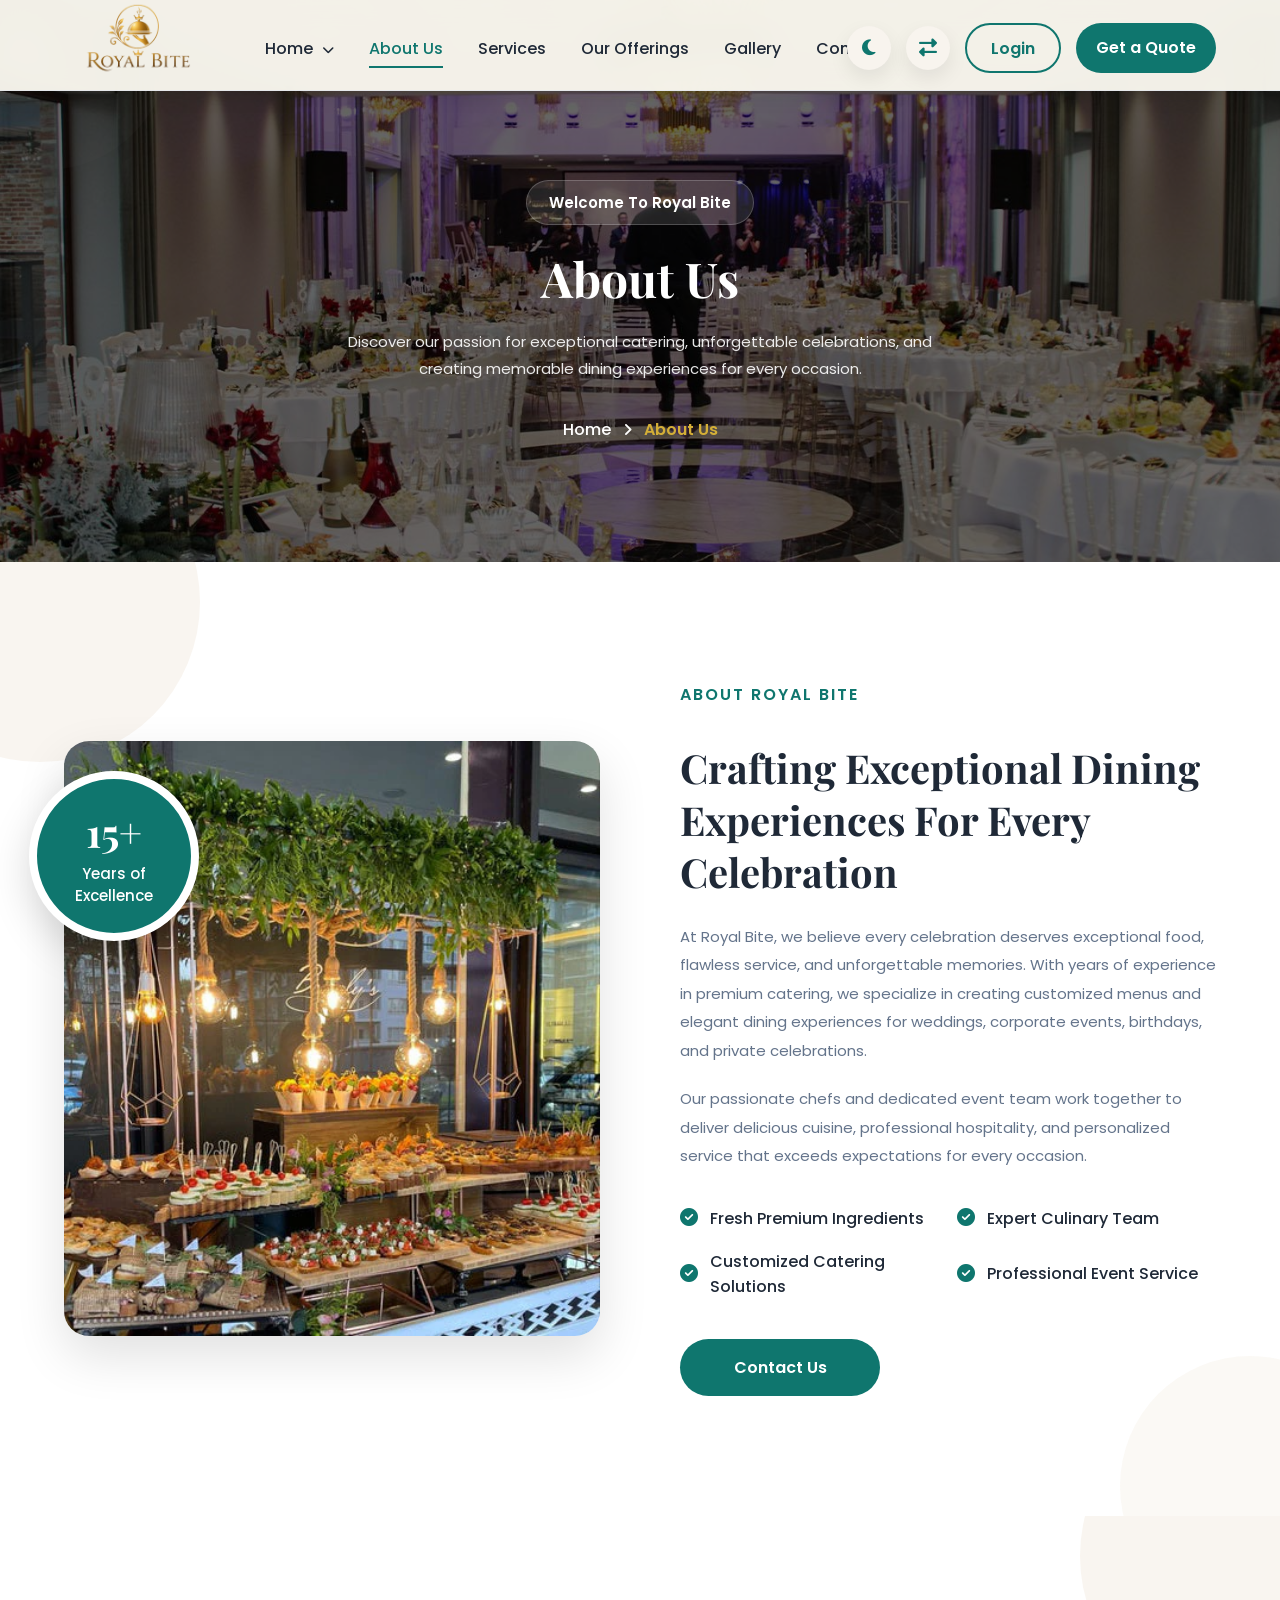
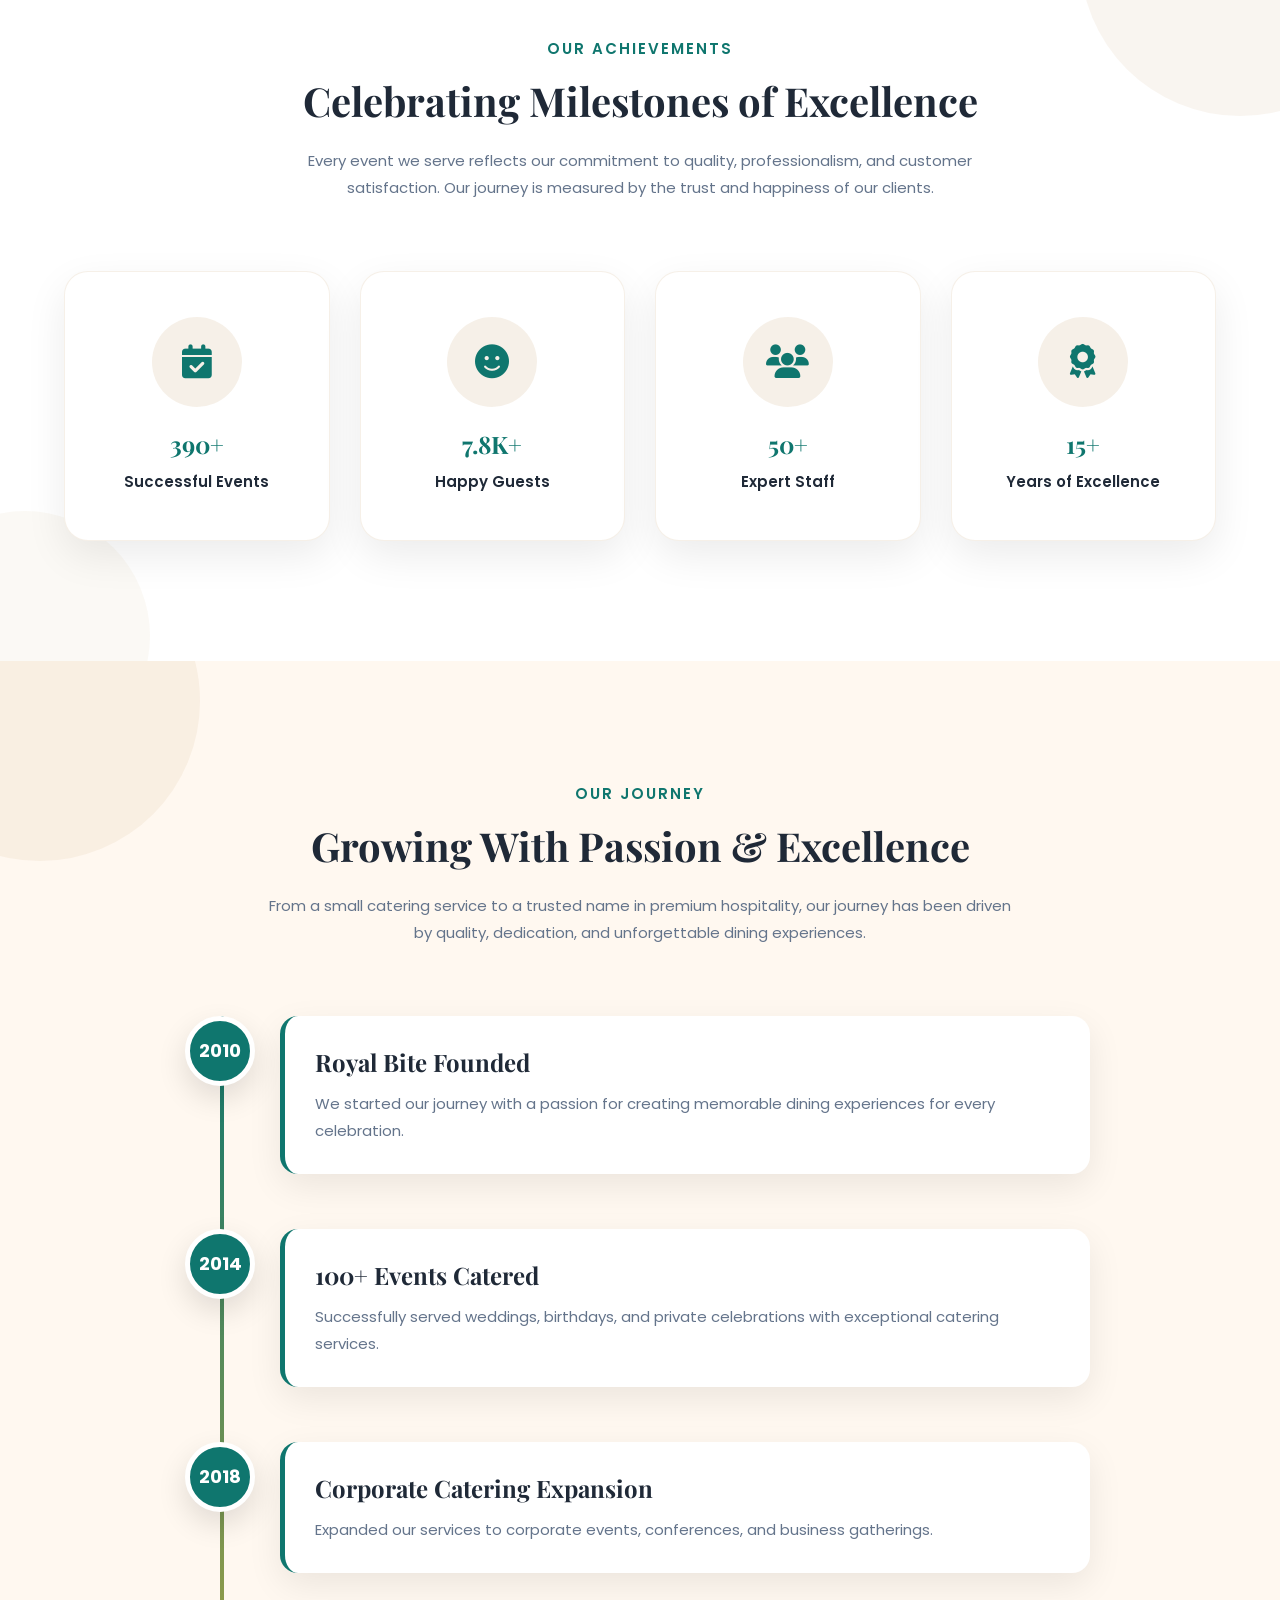
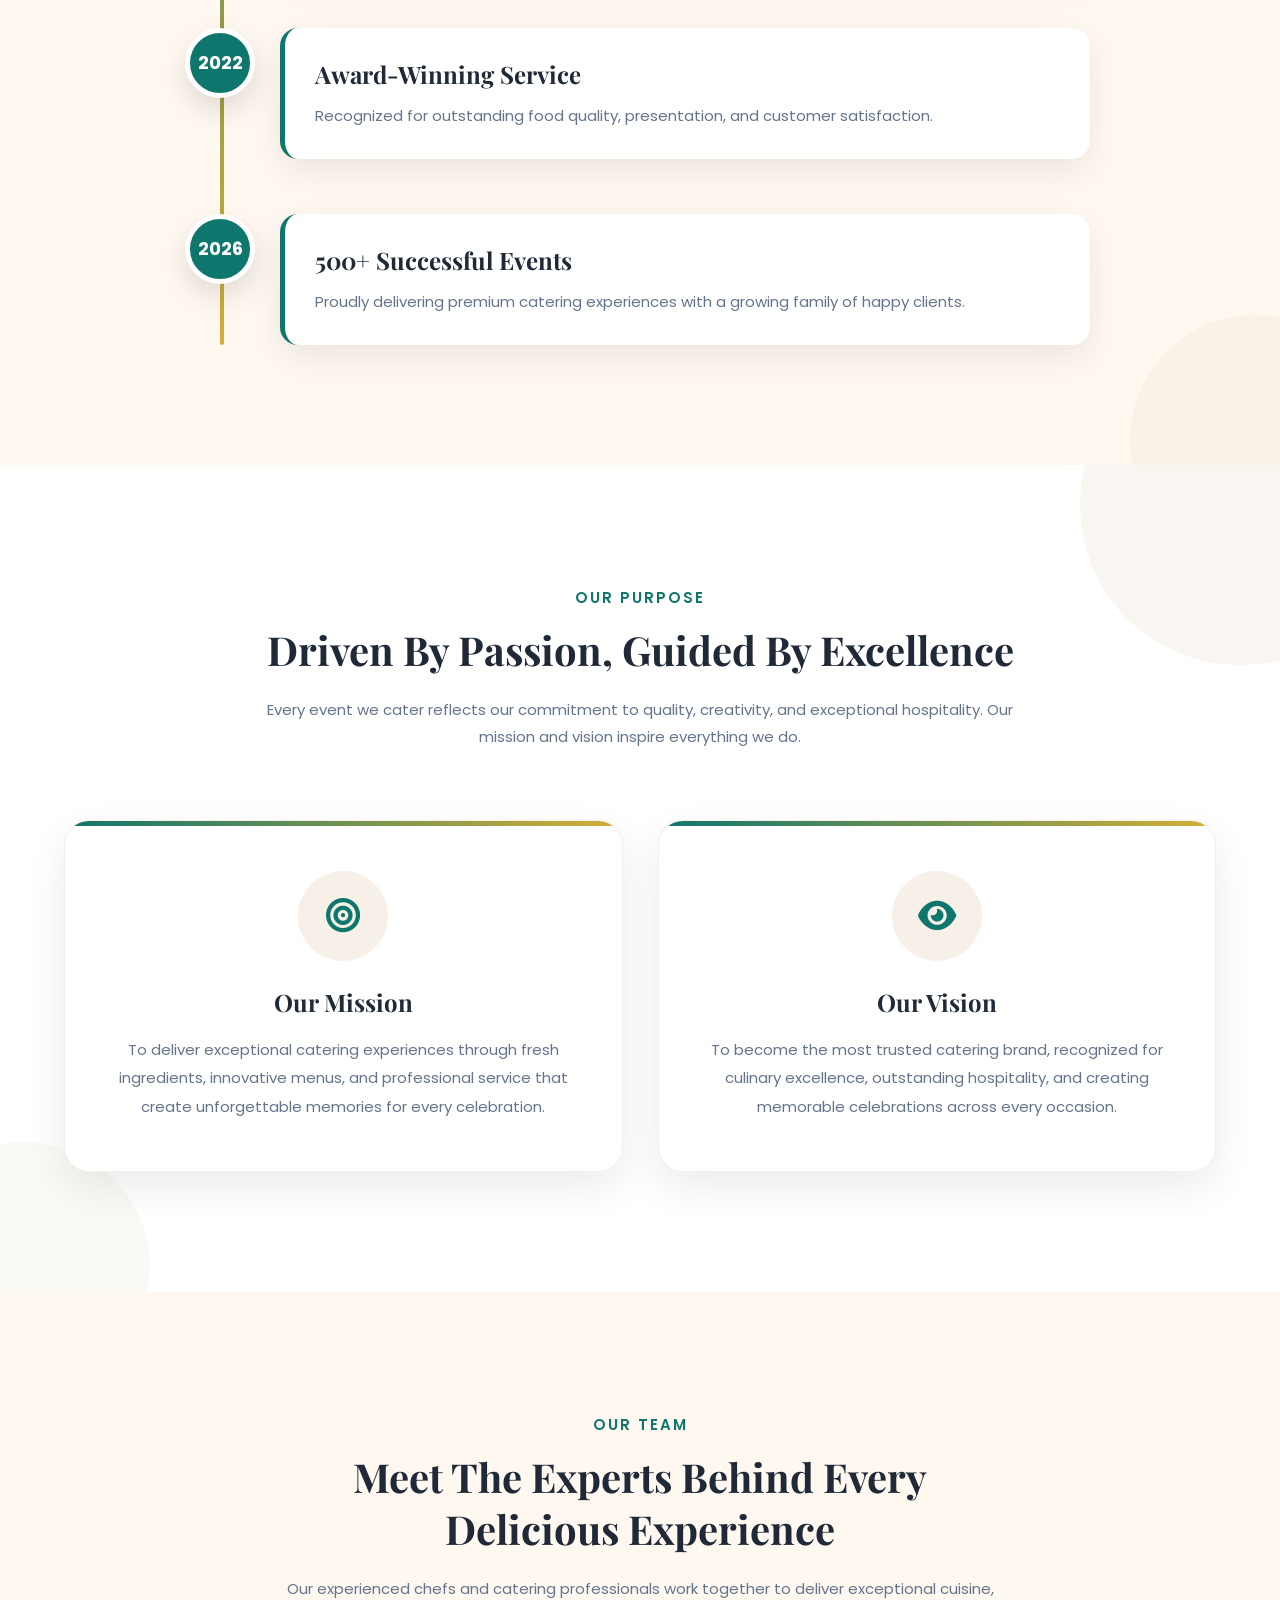
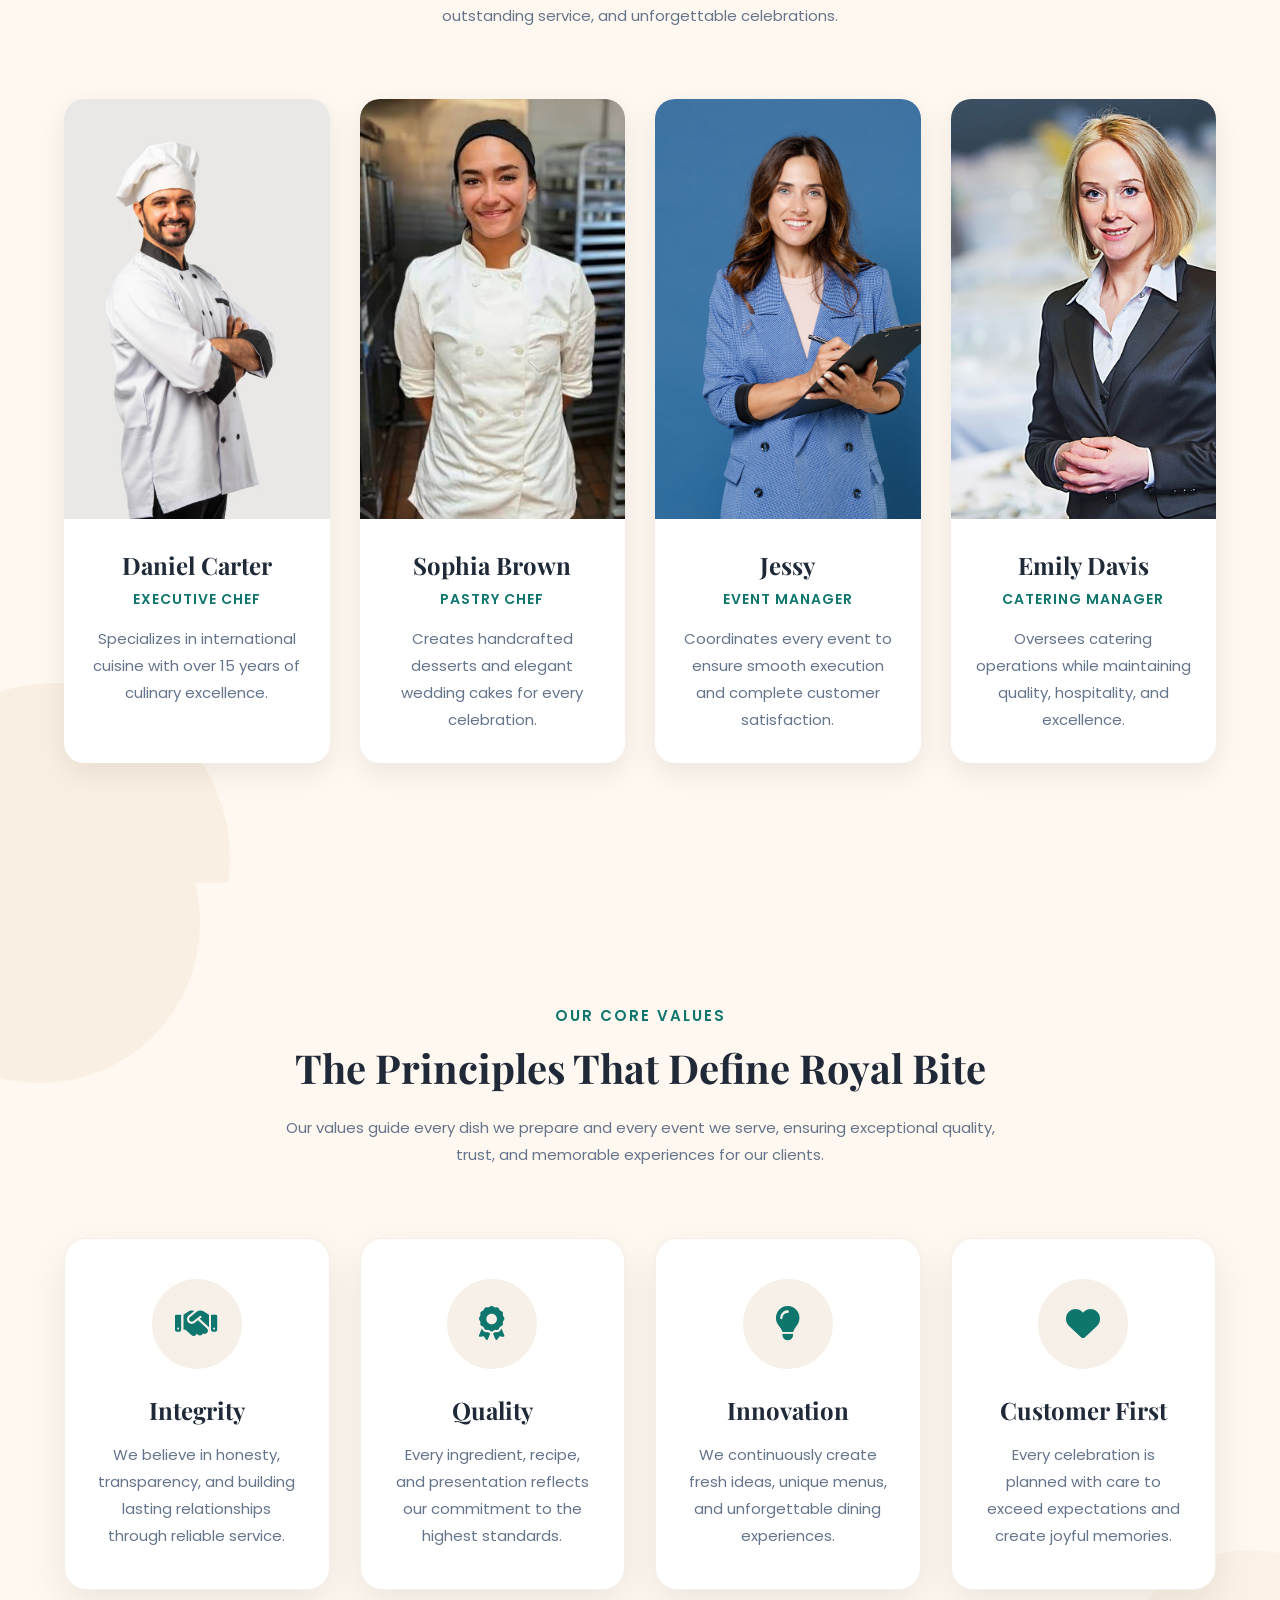
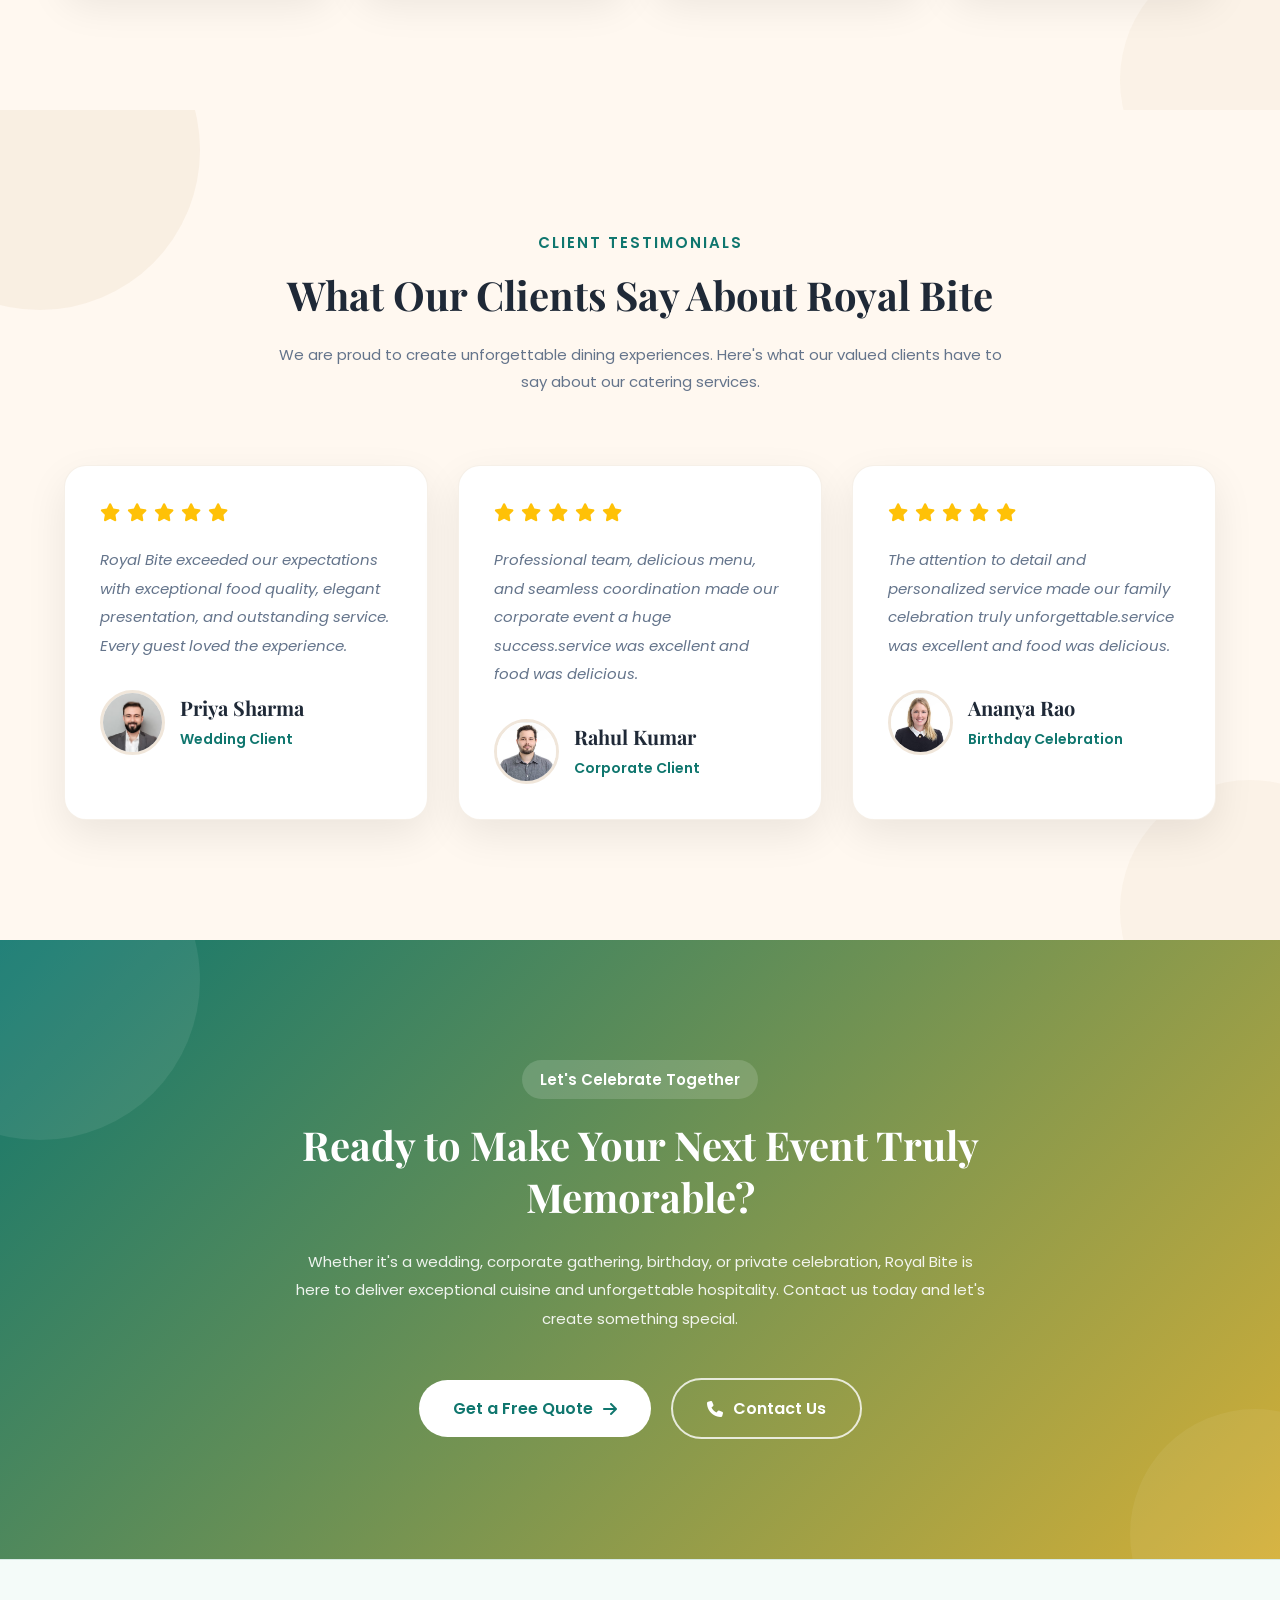
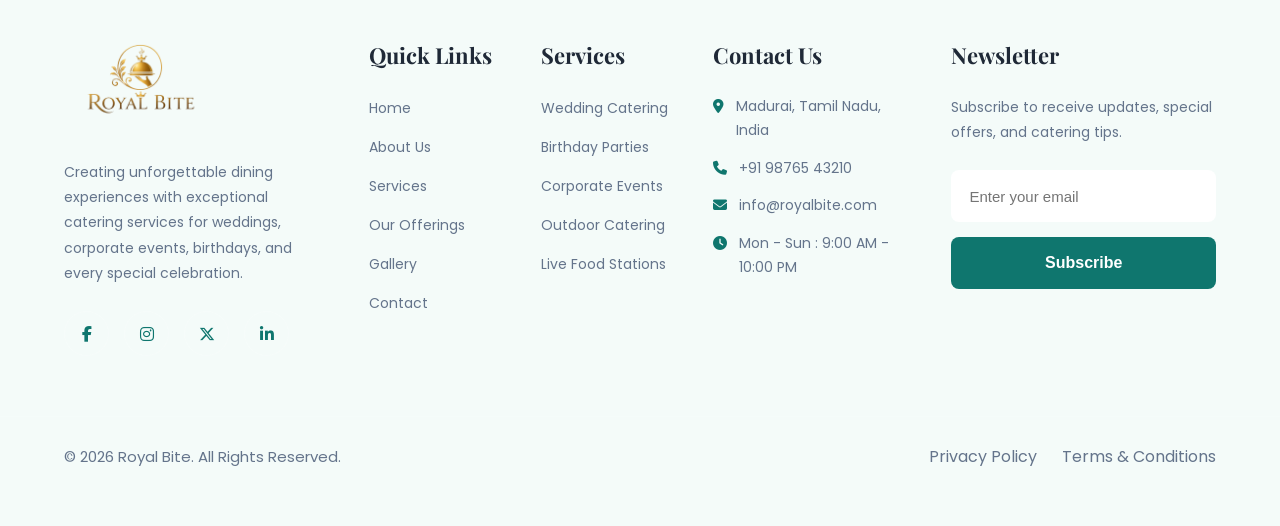
<file: about.html>
<!DOCTYPE html>
<html lang="en">

<head>

    <!-- Meta Tags -->
    <meta charset="UTF-8">
    <meta name="viewport" content="width=device-width, initial-scale=1.0">

    <!-- Website Title -->
    <title>Royal Bite | Catering & Events</title>

    <!-- Favicon -->
    <link rel="icon" type="image/png" href="images/logo.png">

    <!-- Google Fonts -->
    <link rel="preconnect" href="https://fonts.googleapis.com">
    <link rel="preconnect" href="https://fonts.gstatic.com" crossorigin>

    <link href="https://fonts.googleapis.com/css2?family=Playfair+Display:wght@500;600;700&family=Poppins:wght@300;400;500;600;700&display=swap" rel="stylesheet">

    <!-- Font Awesome -->
    <link rel="stylesheet"
        href="https://cdnjs.cloudflare.com/ajax/libs/font-awesome/6.7.2/css/all.min.css">

    <!-- Main CSS -->
    <link rel="stylesheet" href="css/style.css">

    <!-- Responsive CSS -->
    <link rel="stylesheet" href="css/responsive.css">

</head>

<body>
    <!--==================== HEADER START ====================-->

<header class="header">

    <div class="container">

        <!--========== Logo ==========-->

        <a href="index.html" class="logo">

            <img src="images/logo.png" alt="Royal Bite">

        </a>

        <!--========== Navigation ==========-->

        <nav class="navbar" id="navbar">

            <ul class="nav-menu">

                <li class="dropdown">

                    <a href="#" class="nav-link">
                        Home
                        <i class="fa-solid fa-chevron-down"></i>
                    </a>

                    <ul class="dropdown-menu">

                        <li><a href="index.html">Home 1</a></li>

                        <li><a href="home2.html">Home 2</a></li>

                    </ul>

                </li>

                <li>
                    <a href="about.html" class="nav-link active">
                        About Us
                    </a>
                </li>

                <li>
                    <a href="services.html" class="nav-link">
                        Services
                    </a>
                </li>

                <li>
                    <a href="offerings.html" class="nav-link">
                        Our Offerings
                    </a>
                </li>

                <li>
                    <a href="gallery.html" class="nav-link">
                        Gallery
                    </a>
                </li>

                <li>
                    <a href="contact.html" class="nav-link">
                        Contact
                    </a>
                </li>

            </ul>

            <!-- Mobile Buttons -->

            <div class="mobile-btn">

                <a href="login.html" class="login-btn">
                    Login
                </a>

                <a href="quote.html" class="quote-btn">
                    Get a Quote
                </a>
                <button class="theme-toggle">
                    <i class="fa-solid fa-moon"></i>
                    <span>Dark Mode</span>
                </button>
                <button class="rtl-toggle">
                    <i class="fa-solid fa-right-left"></i>
                    <span>RTL / LTR</span>
                </button>

            </div>

        </nav>

        <!-- Desktop Buttons -->
         <div class="desktop-btn">

    <button class="theme-toggle" id="theme-toggle">
        <i class="fa-solid fa-moon"></i>
    </button>

    <button class="rtl-toggle" id="rtl-toggle">
        <i class="fa-solid fa-right-left"></i>
    </button>

    <a href="login.html" class="login-btn">Login</a>

    <a href="quote.html" class="quote-btn">Get a Quote</a>

</div>

        <!-- Hamburger -->

        <div class="menu-toggle" id="menu-toggle">

            <i class="fa-solid fa-bars"></i>

        </div>

    </div>

</header>

<!--==================== HEADER END ====================-->
<!--=====================================
        PAGE BANNER START
======================================-->

<section class="page-banner">

    <div class="page-banner-overlay"></div>

    <div class="container">

        <div class="page-banner-content">

            <span class="page-subtitle">

                Welcome To Royal Bite

            </span>

            <h1>

                About Us

            </h1>

            <p>

                Discover our passion for exceptional catering,
                unforgettable celebrations, and creating memorable
                dining experiences for every occasion.

            </p>

            <!--========== Breadcrumb ==========-->

            <div class="breadcrumb">

                <a href="index.html">

                    Home

                </a>

                <span>

                    <i class="fa-solid fa-angle-right"></i>

                </span>

                <span class="active">

                    About Us

                </span>

            </div>

        </div>

    </div>

</section>

<!--=====================================
        PAGE BANNER END
======================================-->
<!--=====================================
        ABOUT COMPANY START
======================================-->

<section class="about-company">

    <div class="container">

        <div class="about-company-wrapper">

            <!--========== Image ==========-->

            <div class="about-company-image">

                <img src="images/about.jpg"
                    alt="Royal Bite Catering">

                <div class="experience-badge">

                    <h2>15+</h2>

                    <span>Years of Excellence</span>

                </div>

            </div>

            <!--========== Content ==========-->

            <div class="about-company-content">

                <span class="section-subtitle">

                    About Royal Bite

                </span>

                <h2>

                    Crafting Exceptional Dining Experiences
                    For Every Celebration

                </h2>

                <p>

                    At Royal Bite, we believe every celebration deserves
                    exceptional food, flawless service, and unforgettable
                    memories. With years of experience in premium catering,
                    we specialize in creating customized menus and elegant
                    dining experiences for weddings, corporate events,
                    birthdays, and private celebrations.

                </p>

                <p>

                    Our passionate chefs and dedicated event team work
                    together to deliver delicious cuisine, professional
                    hospitality, and personalized service that exceeds
                    expectations for every occasion.

                </p>

                <!--========== Features ==========-->

                <div class="about-company-features">

                    <div class="feature-item">

                        <i class="fa-solid fa-circle-check"></i>

                        <span>Fresh Premium Ingredients</span>

                    </div>

                    <div class="feature-item">

                        <i class="fa-solid fa-circle-check"></i>

                        <span>Expert Culinary Team</span>

                    </div>

                    <div class="feature-item">

                        <i class="fa-solid fa-circle-check"></i>

                        <span>Customized Catering Solutions</span>

                    </div>

                    <div class="feature-item">

                        <i class="fa-solid fa-circle-check"></i>

                        <span>Professional Event Service</span>

                    </div>

                </div>

                <a href="contact.html" class="primary-btn">

                    Contact Us

                </a>

            </div>

        </div>

    </div>

</section>

<!--=====================================
        ABOUT COMPANY END
======================================-->
<!--=====================================
        OUR ACHIEVEMENTS START
======================================-->

<section class="achievements">

    <div class="container">

        <div class="section-title">

            <span>Our Achievements</span>

            <h2>Celebrating Milestones of Excellence</h2>

            <p>

                Every event we serve reflects our commitment to quality,
                professionalism, and customer satisfaction. Our journey
                is measured by the trust and happiness of our clients.

            </p>

        </div>

        <div class="achievement-grid">

            <!-- Achievement 1 -->

            <div class="achievement-card">

                <div class="achievement-icon">

                    <i class="fa-solid fa-calendar-check"></i>

                </div>

                <h3 class="counter" data-target="500">0</h3>

                <p>Successful Events</p>

            </div>

            <!-- Achievement 2 -->

            <div class="achievement-card">

                <div class="achievement-icon">

                    <i class="fa-solid fa-face-smile"></i>

                </div>

                <h3 class="counter" data-target="10000">0</h3>

                <p>Happy Guests</p>

            </div>

            <!-- Achievement 3 -->

            <div class="achievement-card">

                <div class="achievement-icon">

                    <i class="fa-solid fa-users"></i>

                </div>

                <h3 class="counter" data-target="50">0</h3>

                <p>Expert Staff</p>

            </div>

            <!-- Achievement 4 -->

            <div class="achievement-card">

                <div class="achievement-icon">

                    <i class="fa-solid fa-award"></i>

                </div>

                <h3 class="counter" data-target="15">0</h3>

                <p>Years of Excellence</p>

            </div>

        </div>

    </div>

</section>

<!--=====================================
        OUR ACHIEVEMENTS END
======================================-->

<!--=====================================
        OUR JOURNEY START
======================================-->

<section class="our-journey">

    <div class="container">

        <div class="section-title">

            <span>Our Journey</span>

            <h2>Growing With Passion & Excellence</h2>

            <p>

                From a small catering service to a trusted name in premium
                hospitality, our journey has been driven by quality,
                dedication, and unforgettable dining experiences.

            </p>

        </div>

        <div class="journey-timeline">

            <!-- Step 1 -->

            <div class="journey-item">

                <div class="journey-year">

                    2010

                </div>

                <div class="journey-content">

                    <h3>Royal Bite Founded</h3>

                    <p>

                        We started our journey with a passion for creating
                        memorable dining experiences for every celebration.

                    </p>

                </div>

            </div>

            <!-- Step 2 -->

            <div class="journey-item">

                <div class="journey-year">

                    2014

                </div>

                <div class="journey-content">

                    <h3>100+ Events Catered</h3>

                    <p>

                        Successfully served weddings, birthdays, and private
                        celebrations with exceptional catering services.

                    </p>

                </div>

            </div>

            <!-- Step 3 -->

            <div class="journey-item">

                <div class="journey-year">

                    2018

                </div>

                <div class="journey-content">

                    <h3>Corporate Catering Expansion</h3>

                    <p>

                        Expanded our services to corporate events,
                        conferences, and business gatherings.

                    </p>

                </div>

            </div>

            <!-- Step 4 -->

            <div class="journey-item">

                <div class="journey-year">

                    2022

                </div>

                <div class="journey-content">

                    <h3>Award-Winning Service</h3>

                    <p>

                        Recognized for outstanding food quality,
                        presentation, and customer satisfaction.

                    </p>

                </div>

            </div>

            <!-- Step 5 -->

            <div class="journey-item">

                <div class="journey-year">

                    2026

                </div>

                <div class="journey-content">

                    <h3>500+ Successful Events</h3>

                    <p>

                        Proudly delivering premium catering experiences
                        with a growing family of happy clients.

                    </p>

                </div>

            </div>

        </div>

    </div>

</section>

<!--=====================================
        OUR JOURNEY END
======================================-->
<!--=====================================
        MISSION & VISION START
======================================-->

<section class="mission-vision">

    <div class="container">

        <div class="section-title">

            <span>Our Purpose</span>

            <h2>Driven By Passion, Guided By Excellence</h2>

            <p>

                Every event we cater reflects our commitment to quality,
                creativity, and exceptional hospitality. Our mission and
                vision inspire everything we do.

            </p>

        </div>

        <div class="mission-vision-wrapper">

            <!--========== Mission ==========-->

            <div class="mission-card">

                <div class="mission-icon">

                    <i class="fa-solid fa-bullseye"></i>

                </div>

                <h3>Our Mission</h3>

                <p>

                    To deliver exceptional catering experiences through
                    fresh ingredients, innovative menus, and professional
                    service that create unforgettable memories for every
                    celebration.

                </p>

            </div>

            <!--========== Vision ==========-->

            <div class="vision-card">

                <div class="vision-icon">

                    <i class="fa-solid fa-eye"></i>

                </div>

                <h3>Our Vision</h3>

                <p>

                    To become the most trusted catering brand, recognized
                    for culinary excellence, outstanding hospitality, and
                    creating memorable celebrations across every occasion.

                </p>

            </div>

        </div>

    </div>

</section>

<!--=====================================
        MISSION & VISION END
======================================-->
<!--=====================================
        TEAM START
======================================-->

<section class="team">

    <div class="container">

        <!--========== Section Title ==========-->

        <div class="section-title">

            <span>Our Team</span>

            <h2>Meet The Experts Behind Every Delicious Experience</h2>

            <p>
                Our experienced chefs and catering professionals work
                together to deliver exceptional cuisine, outstanding
                service, and unforgettable celebrations.
            </p>

        </div>

        <!--========== Team Grid ==========-->

        <div class="team-grid">

            <!--========== Team Member 1 ==========-->

            <div class="team-card">

                <div class="team-image">

                    <img src="images/team-1.jpg"
                        alt="Executive Chef">

                    <div class="team-social">

                        <a href="#"><i class="fa-brands fa-facebook-f"></i></a>

                        <a href="#"><i class="fa-brands fa-instagram"></i></a>

                        <a href="#"><i class="fa-brands fa-linkedin-in"></i></a>

                    </div>

                </div>

                <div class="team-content">

                    <h3>Daniel Carter</h3>

                    <span>Executive Chef</span>

                    <p>
                        Specializes in international cuisine with over
                        15 years of culinary excellence.
                    </p>

                </div>

            </div>

            <!--========== Team Member 2 ==========-->

            <div class="team-card">

                <div class="team-image">

                    <img src="images/team-2.jpg"
                        alt="Pastry Chef">

                    <div class="team-social">

                        <a href="#"><i class="fa-brands fa-facebook-f"></i></a>

                        <a href="#"><i class="fa-brands fa-instagram"></i></a>

                        <a href="#"><i class="fa-brands fa-linkedin-in"></i></a>

                    </div>

                </div>

                <div class="team-content">

                    <h3>Sophia Brown</h3>

                    <span>Pastry Chef</span>

                    <p>
                        Creates handcrafted desserts and elegant
                        wedding cakes for every celebration.
                    </p>

                </div>

            </div>

            <!--========== Team Member 3 ==========-->

            <div class="team-card">

                <div class="team-image">

                    <img src="images/team-3.jpg"
                        alt="Event Manager">

                    <div class="team-social">

                        <a href="#"><i class="fa-brands fa-facebook-f"></i></a>

                        <a href="#"><i class="fa-brands fa-instagram"></i></a>

                        <a href="#"><i class="fa-brands fa-linkedin-in"></i></a>

                    </div>

                </div>

                <div class="team-content">

                    <h3>Jessy</h3>

                    <span>Event Manager</span>

                    <p>
                        Coordinates every event to ensure smooth
                        execution and complete customer satisfaction.
                    </p>

                </div>

            </div>

            <!--========== Team Member 4 ==========-->

            <div class="team-card">

                <div class="team-image">

                    <img src="images/team-4.jpg"
                        alt="Catering Manager">

                    <div class="team-social">

                        <a href="#"><i class="fa-brands fa-facebook-f"></i></a>

                        <a href="#"><i class="fa-brands fa-instagram"></i></a>

                        <a href="#"><i class="fa-brands fa-linkedin-in"></i></a>

                    </div>

                </div>

                <div class="team-content">

                    <h3>Emily Davis</h3>

                    <span>Catering Manager</span>

                    <p>
                        Oversees catering operations while maintaining
                        quality, hospitality, and excellence.
                    </p>

                </div>

            </div>

        </div>

    </div>

</section>

<!--=====================================
        TEAM END
======================================-->
<!--=====================================
        OUR CORE VALUES START
======================================-->

<section class="core-values">

    <div class="container">

        <div class="section-title">

            <span>Our Core Values</span>

            <h2>The Principles That Define Royal Bite</h2>

            <p>

                Our values guide every dish we prepare and every event we
                serve, ensuring exceptional quality, trust, and memorable
                experiences for our clients.

            </p>

        </div>

        <div class="core-values-grid">

            <!-- Value 1 -->

            <div class="value-card">

                <div class="value-icon">

                    <i class="fa-solid fa-handshake"></i>

                </div>

                <h3>Integrity</h3>

                <p>

                    We believe in honesty, transparency, and building
                    lasting relationships through reliable service.

                </p>

            </div>

            <!-- Value 2 -->

            <div class="value-card">

                <div class="value-icon">

                    <i class="fa-solid fa-award"></i>

                </div>

                <h3>Quality</h3>

                <p>

                    Every ingredient, recipe, and presentation reflects
                    our commitment to the highest standards.

                </p>

            </div>

            <!-- Value 3 -->

            <div class="value-card">

                <div class="value-icon">

                    <i class="fa-solid fa-lightbulb"></i>

                </div>

                <h3>Innovation</h3>

                <p>

                    We continuously create fresh ideas, unique menus,
                    and unforgettable dining experiences.

                </p>

            </div>

            <!-- Value 4 -->

            <div class="value-card">

                <div class="value-icon">

                    <i class="fa-solid fa-heart"></i>

                </div>

                <h3>Customer First</h3>

                <p>

                    Every celebration is planned with care to exceed
                    expectations and create joyful memories.

                </p>

            </div>

        </div>

    </div>

</section>

<!--=====================================
        OUR CORE VALUES END
======================================-->
<!--=====================================
        CUSTOMER TESTIMONIALS START
======================================-->

<section class="about-testimonials">

    <div class="container">

        <div class="section-title">

            <span>Client Testimonials</span>

            <h2>What Our Clients Say About Royal Bite</h2>

            <p>

                We are proud to create unforgettable dining experiences.
                Here's what our valued clients have to say about our
                catering services.

            </p>

        </div>

        <div class="about-testimonial-grid">

            <!-- Testimonial 1 -->

            <div class="about-testimonial-card">

                <div class="about-testimonial-stars">

                    <i class="fa-solid fa-star"></i>
                    <i class="fa-solid fa-star"></i>
                    <i class="fa-solid fa-star"></i>
                    <i class="fa-solid fa-star"></i>
                    <i class="fa-solid fa-star"></i>

                </div>

                <p>

                    Royal Bite exceeded our expectations with exceptional
                    food quality, elegant presentation, and outstanding
                    service. Every guest loved the experience.

                </p>

                <div class="about-client">

                    <img src="images/client-1.jpg" alt="Client">

                    <div>

                        <h4>Priya Sharma</h4>

                        <span>Wedding Client</span>

                    </div>

                </div>

            </div>

            <!-- Testimonial 2 -->

            <div class="about-testimonial-card">

                <div class="about-testimonial-stars">

                    <i class="fa-solid fa-star"></i>
                    <i class="fa-solid fa-star"></i>
                    <i class="fa-solid fa-star"></i>
                    <i class="fa-solid fa-star"></i>
                    <i class="fa-solid fa-star"></i>

                </div>

                <p>

                    Professional team, delicious menu, and seamless
                    coordination made our corporate event a huge success.service was excellent and food was delicious.

                </p>

                <div class="about-client">

                    <img src="images/client-2.jpg" alt="Client">

                    <div>

                        <h4>Rahul Kumar</h4>

                        <span>Corporate Client</span>

                    </div>

                </div>

            </div>

            <!-- Testimonial 3 -->

            <div class="about-testimonial-card">

                <div class="about-testimonial-stars">

                    <i class="fa-solid fa-star"></i>
                    <i class="fa-solid fa-star"></i>
                    <i class="fa-solid fa-star"></i>
                    <i class="fa-solid fa-star"></i>
                    <i class="fa-solid fa-star"></i>

                </div>

                <p>

                    The attention to detail and personalized service
                    made our family celebration truly unforgettable.service was excellent and food was delicious.

                </p>

                <div class="about-client">

                    <img src="images/client-3.jpg" alt="Client">

                    <div>

                        <h4>Ananya Rao</h4>

                        <span>Birthday Celebration</span>

                    </div>

                </div>

            </div>

        </div>

    </div>

</section>

<!--=====================================
        CUSTOMER TESTIMONIALS END
======================================-->
<!--=====================================
        ABOUT CTA START
======================================-->

<section class="about-cta">

    <div class="container">

        <div class="about-cta-wrapper">

            <div class="about-cta-content">

                <span>Let's Celebrate Together</span>

                <h2>Ready to Make Your Next Event Truly Memorable?</h2>

                <p>

                    Whether it's a wedding, corporate gathering, birthday,
                    or private celebration, Royal Bite is here to deliver
                    exceptional cuisine and unforgettable hospitality.
                    Contact us today and let's create something special.

                </p>

            </div>

            <div class="about-cta-buttons">

                <a href="contact.html" class="btn btn-primary">

                    Get a Free Quote

                    <i class="fa-solid fa-arrow-right"></i>

                </a>

                <a href="tel:+919876543210" class="btn btn-outline">

                    <i class="fa-solid fa-phone"></i>

                    Contact Us

                </a>

            </div>

        </div>

    </div>

</section>

<!--=====================================
        ABOUT CTA END
======================================-->






























































































<!--==================== FOOTER START ====================-->

<footer class="footer">

    <div class="container">

        <div class="footer-content">

            <!--========== Company Info ==========-->

            <div class="footer-box">

                <a href="index.html" class="footer-logo">
                    <img src="images/logo.png" alt="Royal Bite">
                </a>

                <p>
                    Creating unforgettable dining experiences with exceptional
                    catering services for weddings, corporate events, birthdays,
                    and every special celebration.
                </p>

                <div class="footer-social">

                    <a href="#"><i class="fa-brands fa-facebook-f"></i></a>

                    <a href="#"><i class="fa-brands fa-instagram"></i></a>

                    <a href="#"><i class="fa-brands fa-x-twitter"></i></a>

                    <a href="#"><i class="fa-brands fa-linkedin-in"></i></a>

                </div>

            </div>

            <!--========== Quick Links ==========-->

            <div class="footer-box">

                <h3>Quick Links</h3>

                <ul>

                    <li><a href="index.html">Home</a></li>

                    <li><a href="about.html">About Us</a></li>

                    <li><a href="services.html">Services</a></li>

                    <li><a href="offerings.html">Our Offerings</a></li>

                    <li><a href="gallery.html">Gallery</a></li>

                    <li><a href="contact.html">Contact</a></li>

                </ul>

            </div>

            <!--========== Services ==========-->

            <div class="footer-box">

                <h3>Services</h3>

                <ul>

                    <li><a href="#">Wedding Catering</a></li>

                    <li><a href="#">Birthday Parties</a></li>

                    <li><a href="#">Corporate Events</a></li>

                    <li><a href="#">Outdoor Catering</a></li>

                    <li><a href="#">Live Food Stations</a></li>

                </ul>

            </div>

            <!--========== Contact ==========-->

            <div class="footer-box">

                <h3>Contact Us</h3>

                <ul class="contact-info">

                    <li>
                        <i class="fa-solid fa-location-dot"></i>
                        Madurai, Tamil Nadu, India
                    </li>

                    <li>
                        <i class="fa-solid fa-phone"></i>
                        +91 98765 43210
                    </li>

                    <li>
                        <i class="fa-solid fa-envelope"></i>
                        info@royalbite.com
                    </li>

                    <li>
                        <i class="fa-solid fa-clock"></i>
                        Mon - Sun : 9:00 AM - 10:00 PM
                    </li>

                </ul>

            </div>

            <!--========== Newsletter ==========-->

            <div class="footer-box">

                <h3>Newsletter</h3>

                <p>
                    Subscribe to receive updates, special offers,
                    and catering tips.
                </p>

                <form class="newsletter">

                    <input type="email"
                        placeholder="Enter your email"
                        required>

                    <button type="submit">
                        Subscribe
                    </button>

                </form>

            </div>

        </div>

    </div>

    <!--========== Footer Bottom ==========-->

    <div class="footer-bottom">

        <div class="container">

            <p>
                © 2026 Royal Bite. All Rights Reserved.
            </p>

            <div class="footer-links">

                <a href="#">Privacy Policy</a>

                <a href="#">Terms & Conditions</a>

            </div>

        </div>

    </div>

</footer>

<!--==================== FOOTER END ====================-->



<!-- Scroll To Top -->
<button id="scrollTopBtn" class="scroll-top-btn">
    <i class="fa-solid fa-arrow-up"></i>
</button>

<!-- Main JavaScript -->
<script src="js/script.js"></script>

</body>

</html>
</file>
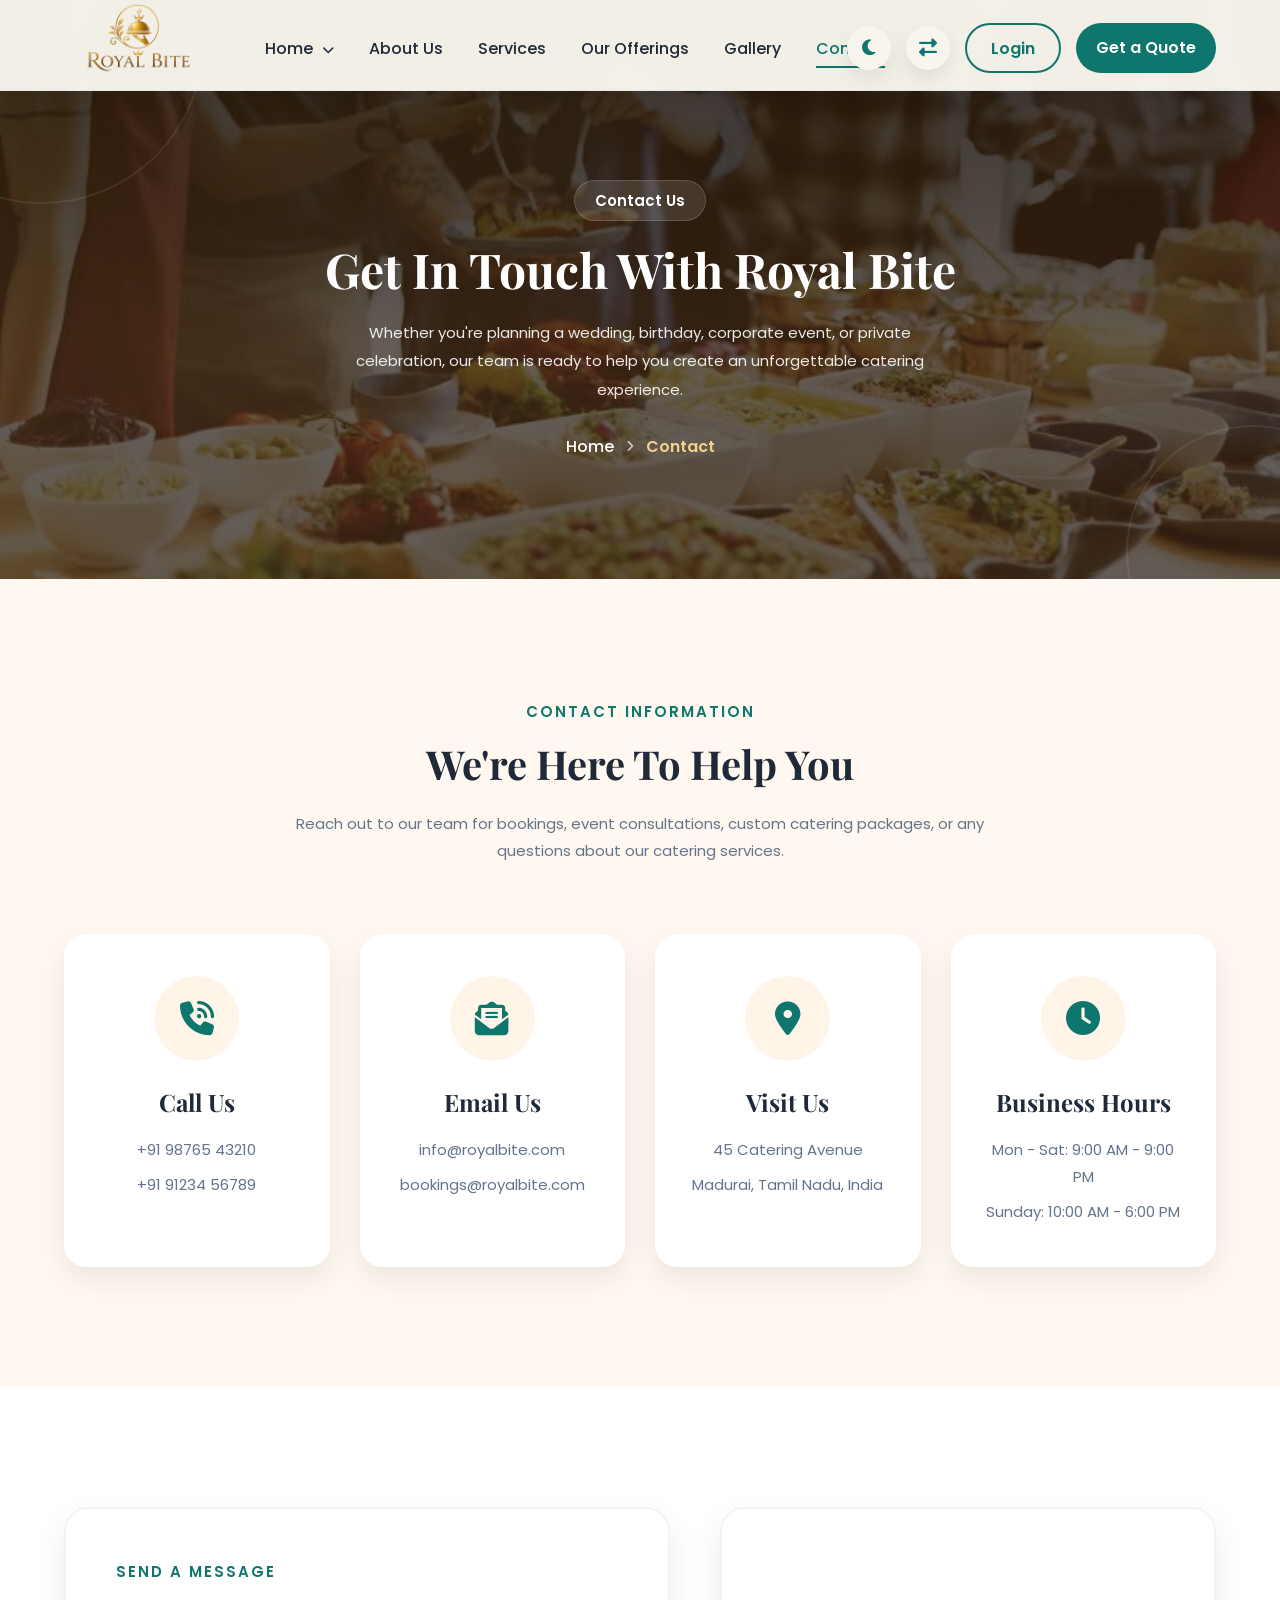
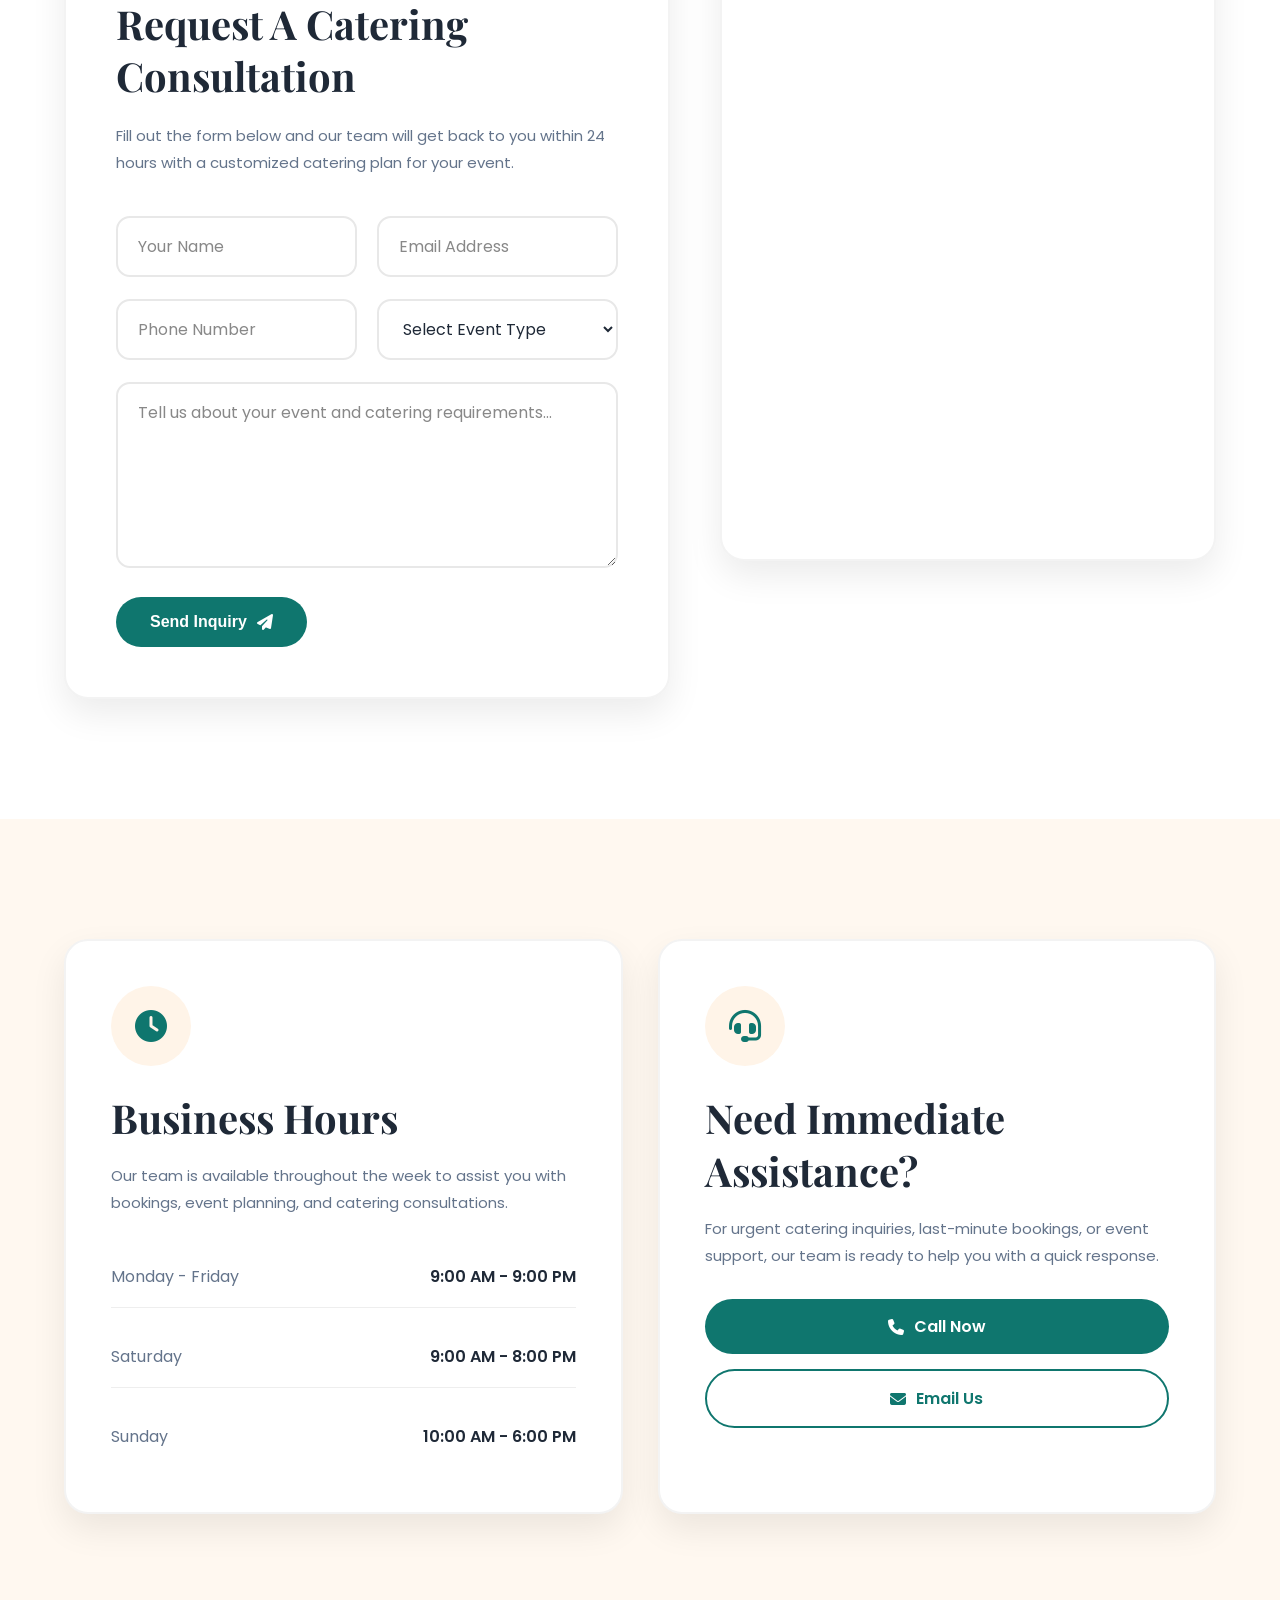
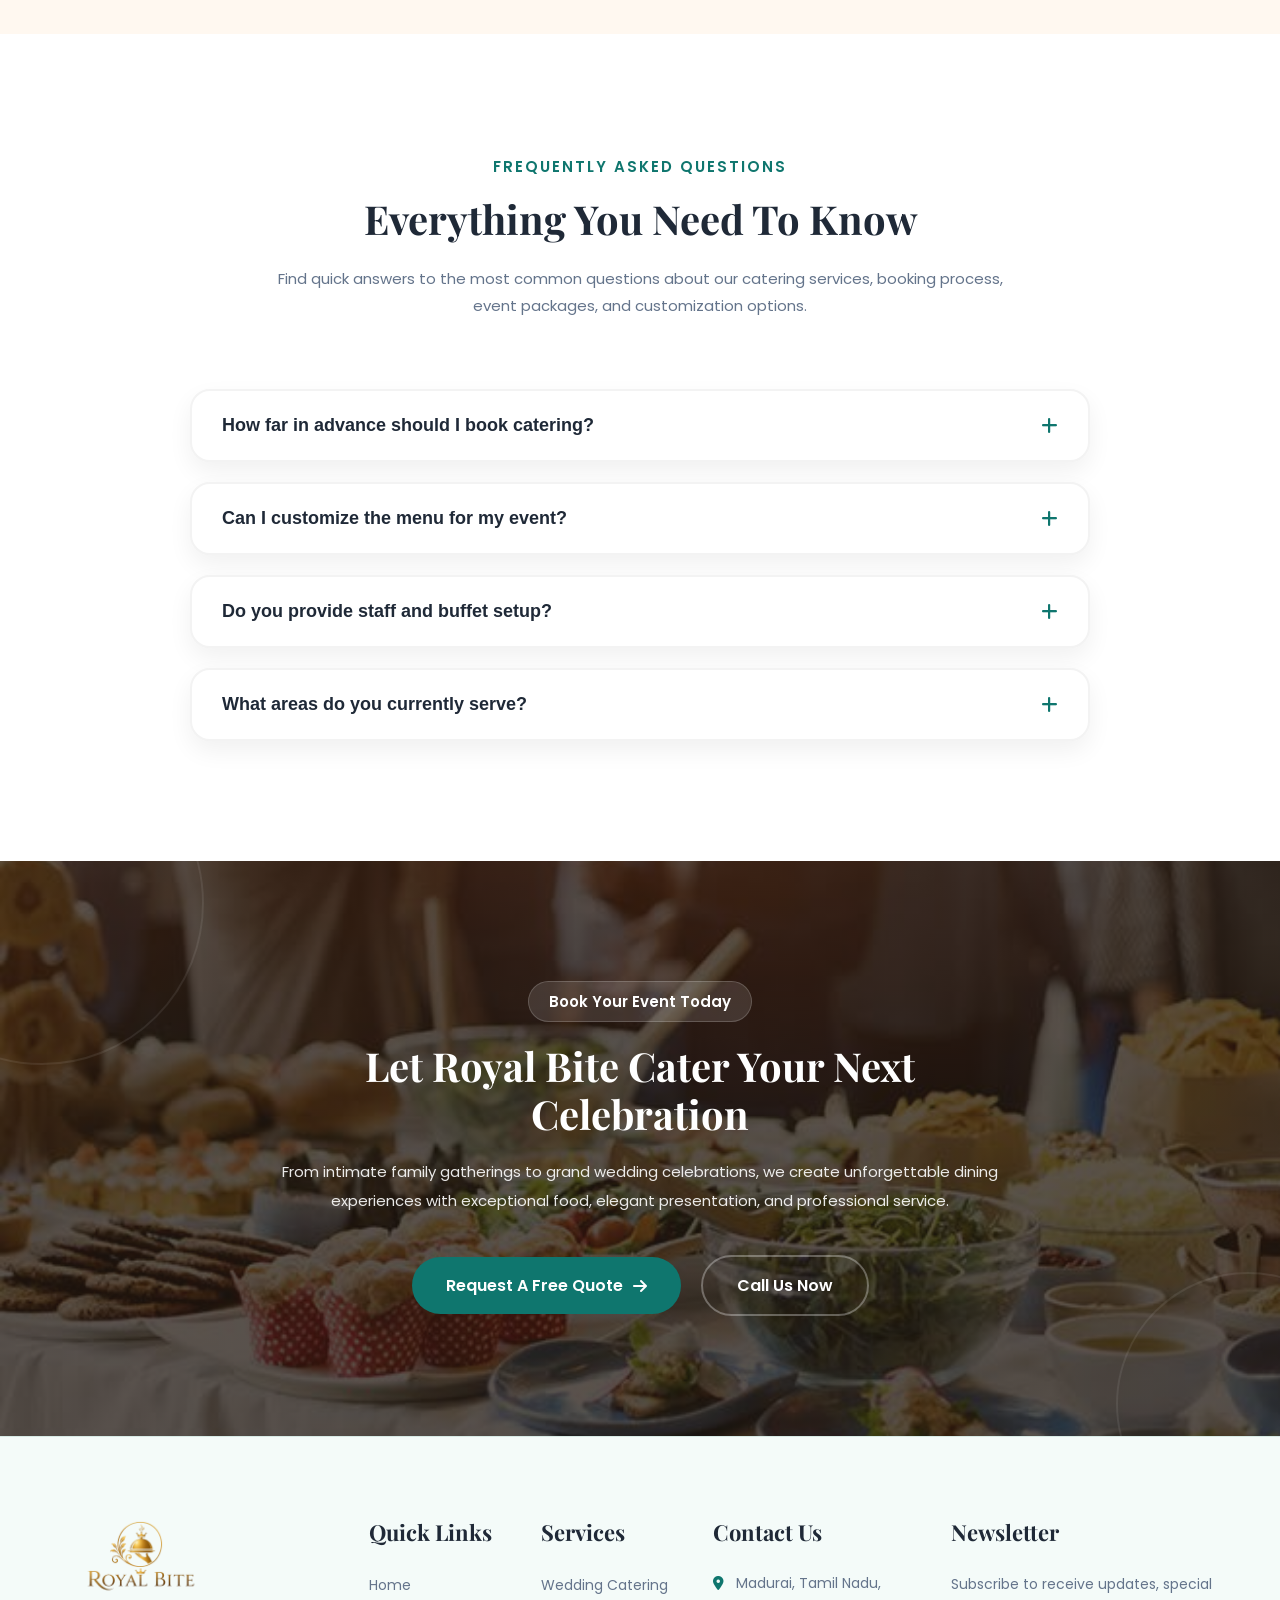
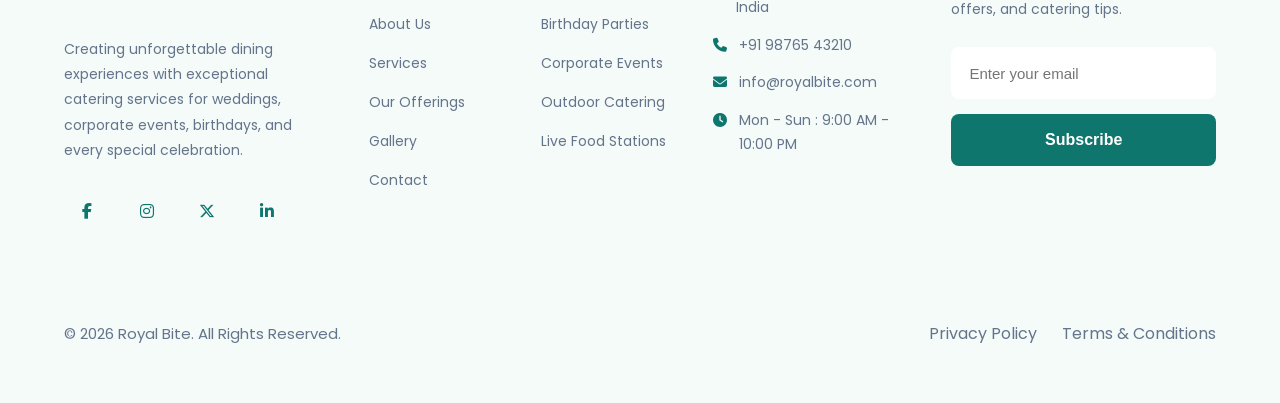
<file: contact.html>
<!DOCTYPE html>
<html lang="en">

<head>

    <!-- Meta Tags -->
    <meta charset="UTF-8">
    <meta name="viewport" content="width=device-width, initial-scale=1.0">

    <!-- Website Title -->
    <title>Royal Bite | Catering & Events</title>

    <!-- Favicon -->
    <link rel="icon" type="image/png" href="images/logo.png">

    <!-- Google Fonts -->
    <link rel="preconnect" href="https://fonts.googleapis.com">
    <link rel="preconnect" href="https://fonts.gstatic.com" crossorigin>

    <link href="https://fonts.googleapis.com/css2?family=Playfair+Display:wght@500;600;700&family=Poppins:wght@300;400;500;600;700&display=swap" rel="stylesheet">

    <!-- Font Awesome -->
    <link rel="stylesheet"
        href="https://cdnjs.cloudflare.com/ajax/libs/font-awesome/6.7.2/css/all.min.css">

    <!-- Main CSS -->
    <link rel="stylesheet" href="css/style.css">

    <!-- Responsive CSS -->
    <link rel="stylesheet" href="css/responsive.css">

</head>

<body>
    <!--==================== HEADER START ====================-->

<header class="header">

    <div class="container">

        <!--========== Logo ==========-->

        <a href="index.html" class="logo">

            <img src="images/logo.png" alt="Royal Bite">

        </a>

        <!--========== Navigation ==========-->

        <nav class="navbar" id="navbar">

            <ul class="nav-menu">

                <li class="dropdown">

                    <a href="#" class="nav-link">
                        Home
                        <i class="fa-solid fa-chevron-down"></i>
                    </a>

                    <ul class="dropdown-menu">

                        <li><a href="index.html">Home 1</a></li>

                        <li><a href="home2.html">Home 2</a></li>

                    </ul>

                </li>

                <li>
                    <a href="about.html" class="nav-link">
                        About Us
                    </a>
                </li>

                <li>
                    <a href="services.html" class="nav-link">
                        Services
                    </a>
                </li>

                <li>
                    <a href="offerings.html" class="nav-link">
                        Our Offerings
                    </a>
                </li>

                <li>
                    <a href="gallery.html" class="nav-link">
                        Gallery
                    </a>
                </li>

                <li>
                    <a href="contact.html" class="nav-link active">
                        Contact
                    </a>
                </li>

            </ul>

            <!-- Mobile Buttons -->

            <div class="mobile-btn">

                <a href="login.html" class="login-btn">
                    Login
                </a>

                <a href="quote.html" class="quote-btn">
                    Get a Quote
                </a>
                <button class="theme-toggle">
                    <i class="fa-solid fa-moon"></i>
                    <span>Dark Mode</span>
                </button>
                <button class="rtl-toggle">
                    <i class="fa-solid fa-right-left"></i>
                    <span>RTL / LTR</span>
                </button>

            </div>

        </nav>

        <!-- Desktop Buttons -->
         <div class="desktop-btn">

    <button class="theme-toggle" id="theme-toggle">
        <i class="fa-solid fa-moon"></i>
    </button>

    <button class="rtl-toggle" id="rtl-toggle">
        <i class="fa-solid fa-right-left"></i>
    </button>

    <a href="login.html" class="login-btn">Login</a>

    <a href="quote.html" class="quote-btn">Get a Quote</a>

</div>

        <!-- Hamburger -->

        <div class="menu-toggle" id="menu-toggle">

            <i class="fa-solid fa-bars"></i>

        </div>

    </div>

</header>

<!--==================== HEADER END ====================-->
<!--=====================================
        CONTACT BANNER START
======================================-->

<section class="contact-banner">

    <div class="container">

        <div class="contact-banner-content">

            <span class="contact-tag">Contact Us</span>

            <h1>Get In Touch With Royal Bite</h1>

            <p>

                Whether you're planning a wedding, birthday, corporate
                event, or private celebration, our team is ready to help
                you create an unforgettable catering experience.

            </p>

            <!--========== Breadcrumb ==========-->

            <div class="contact-breadcrumb">

                <a href="index.html">Home</a>

                <i class="fa-solid fa-angle-right"></i>

                <span>Contact</span>

            </div>

        </div>

    </div>

</section>

<!--=====================================
        CONTACT BANNER END
======================================-->
<!--=====================================
        CONTACT INFO START
======================================-->

<section class="contact-info-section">

    <div class="container">

        <div class="section-title">

            <span>Contact Information</span>

            <h2>We're Here To Help You</h2>

            <p>

                Reach out to our team for bookings, event consultations,
                custom catering packages, or any questions about our
                catering services.

            </p>

        </div>

        <div class="contact-info-grid">

            <!-- Phone -->

            <div class="contact-info-card">

                <div class="contact-info-icon">

                    <i class="fa-solid fa-phone-volume"></i>

                </div>

                <h3>Call Us</h3>

                <p>+91 98765 43210</p>

                <p>+91 91234 56789</p>

            </div>

            <!-- Email -->

            <div class="contact-info-card">

                <div class="contact-info-icon">

                    <i class="fa-solid fa-envelope-open-text"></i>

                </div>

                <h3>Email Us</h3>

                <p>info@royalbite.com</p>

                <p>bookings@royalbite.com</p>

            </div>

            <!-- Location -->

            <div class="contact-info-card">

                <div class="contact-info-icon">

                    <i class="fa-solid fa-location-dot"></i>

                </div>

                <h3>Visit Us</h3>

                <p>45 Catering Avenue</p>

                <p>Madurai, Tamil Nadu, India</p>

            </div>

            <!-- Business Hours -->

            <div class="contact-info-card">

                <div class="contact-info-icon">

                    <i class="fa-solid fa-clock"></i>

                </div>

                <h3>Business Hours</h3>

                <p>Mon - Sat: 9:00 AM - 9:00 PM</p>

                <p>Sunday: 10:00 AM - 6:00 PM</p>

            </div>

        </div>

    </div>

</section>

<!--=====================================
        CONTACT INFO END
======================================
<!--=====================================
        CONTACT FORM START
======================================-->

<section class="contact-form-section">

    <div class="container">

        <div class="contact-form-wrapper">

            <!-- Contact Form -->

            <div class="contact-form-box">

                <div class="section-title left">

                    <span>Send A Message</span>

                    <h2>Request A Catering Consultation</h2>

                    <p>

                        Fill out the form below and our team will get back
                        to you within 24 hours with a customized catering
                        plan for your event.

                    </p>

                </div>

                <form class="contact-form">

                    <div class="contact-form-row">

                        <div class="contact-input-group">

                            <input type="text" placeholder="Your Name" required>

                        </div>

                        <div class="contact-input-group">

                            <input type="email" placeholder="Email Address" required>

                        </div>

                    </div>

                    <div class="contact-form-row">

                        <div class="contact-input-group">

                            <input type="tel" placeholder="Phone Number" required>

                        </div>

                        <div class="contact-input-group">

                            <select required>

                                <option value="">Select Event Type</option>

                                <option>Wedding Catering</option>

                                <option>Birthday Catering</option>

                                <option>Corporate Event</option>

                                <option>Private Party</option>

                                <option>Festival Catering</option>

                            </select>

                        </div>

                    </div>

                    <div class="contact-input-group">

                        <textarea rows="6" placeholder="Tell us about your event and catering requirements..." required></textarea>

                    </div>

                    <button type="submit" class="contact-submit-btn">

                        Send Inquiry

                        <i class="fa-solid fa-paper-plane"></i>

                    </button>

                </form>

            </div>

            <!-- Google Map -->

            <div class="contact-map-box">

                <iframe

                    src="https://www.google.com/maps?q=Madurai,Tamil+Nadu,India&output=embed"

                    allowfullscreen

                    loading="lazy"

                    referrerpolicy="no-referrer-when-downgrade">

                </iframe>

            </div>

        </div>

    </div>

</section>

<!--=====================================
        CONTACT FORM END
======================================
<!--=====================================
        BUSINESS HOURS START
======================================-->

<section class="contact-hours">

    <div class="container">

        <div class="contact-hours-wrapper">

            <!-- Business Hours -->

            <div class="contact-hours-card">

                <div class="contact-hours-icon">

                    <i class="fa-solid fa-clock"></i>

                </div>

                <h2>Business Hours</h2>

                <p>

                    Our team is available throughout the week to assist
                    you with bookings, event planning, and catering
                    consultations.

                </p>

                <ul class="contact-hours-list">

                    <li>

                        <span>Monday - Friday</span>

                        <strong>9:00 AM - 9:00 PM</strong>

                    </li>

                    <li>

                        <span>Saturday</span>

                        <strong>9:00 AM - 8:00 PM</strong>

                    </li>

                    <li>

                        <span>Sunday</span>

                        <strong>10:00 AM - 6:00 PM</strong>

                    </li>

                </ul>

            </div>

            <!-- Quick Support -->

            <div class="contact-support-card">

                <div class="contact-hours-icon">

                    <i class="fa-solid fa-headset"></i>

                </div>

                <h2>Need Immediate Assistance?</h2>

                <p>

                    For urgent catering inquiries, last-minute bookings,
                    or event support, our team is ready to help you with
                    a quick response.

                </p>

                <div class="contact-support-actions">

                    <a href="tel:+919876543210" class="contact-support-btn">

                        <i class="fa-solid fa-phone"></i>

                        Call Now

                    </a>

                    <a href="mailto:info@royalbite.com" class="contact-support-btn outline">

                        <i class="fa-solid fa-envelope"></i>

                        Email Us

                    </a>

                </div>

            </div>

        </div>

    </div>

</section>

<!--=====================================
        BUSINESS HOURS END
======================================-->
<!--=====================================
        CONTACT FAQ START
======================================-->

<section class="contact-faq">

    <div class="container">

        <div class="section-title">

            <span>Frequently Asked Questions</span>

            <h2>Everything You Need To Know</h2>

            <p>

                Find quick answers to the most common questions about
                our catering services, booking process, event packages,
                and customization options.

            </p>

        </div>

        <div class="contact-faq-list">

            <!-- FAQ 1 -->

            <div class="contact-faq-item">

                <button class="contact-faq-question">

                    How far in advance should I book catering?

                    <i class="fa-solid fa-plus"></i>

                </button>

                <div class="contact-faq-answer">

                    <p>

                        We recommend booking at least 7–14 days in advance
                        for small events and 3–4 weeks for weddings and
                        large celebrations to ensure availability.

                    </p>

                </div>

            </div>

            <!-- FAQ 2 -->

            <div class="contact-faq-item">

                <button class="contact-faq-question">

                    Can I customize the menu for my event?

                    <i class="fa-solid fa-plus"></i>

                </button>

                <div class="contact-faq-answer">

                    <p>

                        Yes, we offer fully customizable menus based on
                        your event type, guest count, dietary preferences,
                        and budget requirements.

                    </p>

                </div>

            </div>

            <!-- FAQ 3 -->

            <div class="contact-faq-item">

                <button class="contact-faq-question">

                    Do you provide staff and buffet setup?

                    <i class="fa-solid fa-plus"></i>

                </button>

                <div class="contact-faq-answer">

                    <p>

                        Yes, our catering service includes professional
                        serving staff, buffet arrangement, live food
                        counters, and complete event coordination.

                    </p>

                </div>

            </div>

            <!-- FAQ 4 -->

            <div class="contact-faq-item">

                <button class="contact-faq-question">

                    What areas do you currently serve?

                    <i class="fa-solid fa-plus"></i>

                </button>

                <div class="contact-faq-answer">

                    <p>

                        We currently serve Madurai and surrounding areas,
                        with customized arrangements available for
                        outstation events and destination celebrations.

                    </p>

                </div>

            </div>

        </div>

    </div>

</section>

<!--=====================================
        CONTACT FAQ END
======================================
<!--=====================================
        CONTACT CTA START
======================================-->

<section class="contact-cta">

    <div class="container">

        <div class="contact-cta-content">

            <span>Book Your Event Today</span>

            <h2>Let Royal Bite Cater Your Next Celebration</h2>

            <p>

                From intimate family gatherings to grand wedding
                celebrations, we create unforgettable dining experiences
                with exceptional food, elegant presentation, and
                professional service.

            </p>

            <div class="contact-cta-buttons">

                <a href="contact.html" class="contact-cta-btn">

                    Request A Free Quote

                    <i class="fa-solid fa-arrow-right"></i>

                </a>

                <a href="tel:+919876543210" class="contact-cta-outline">

                    Call Us Now

                </a>

            </div>

        </div>

    </div>

</section>

<!--=====================================
        CONTACT CTA END
======================================-->







































<!--==================== FOOTER START ====================-->

<footer class="footer">

    <div class="container">

        <div class="footer-content">

            <!--========== Company Info ==========-->

            <div class="footer-box">

                <a href="index.html" class="footer-logo">
                    <img src="images/logo.png" alt="Royal Bite">
                </a>

                <p>
                    Creating unforgettable dining experiences with exceptional
                    catering services for weddings, corporate events, birthdays,
                    and every special celebration.
                </p>

                <div class="footer-social">

                    <a href="#"><i class="fa-brands fa-facebook-f"></i></a>

                    <a href="#"><i class="fa-brands fa-instagram"></i></a>

                    <a href="#"><i class="fa-brands fa-x-twitter"></i></a>

                    <a href="#"><i class="fa-brands fa-linkedin-in"></i></a>

                </div>

            </div>

            <!--========== Quick Links ==========-->

            <div class="footer-box">

                <h3>Quick Links</h3>

                <ul>

                    <li><a href="index.html">Home</a></li>

                    <li><a href="about.html">About Us</a></li>

                    <li><a href="services.html">Services</a></li>

                    <li><a href="offerings.html">Our Offerings</a></li>

                    <li><a href="gallery.html">Gallery</a></li>

                    <li><a href="contact.html">Contact</a></li>

                </ul>

            </div>

            <!--========== Services ==========-->

            <div class="footer-box">

                <h3>Services</h3>

                <ul>

                    <li><a href="#">Wedding Catering</a></li>

                    <li><a href="#">Birthday Parties</a></li>

                    <li><a href="#">Corporate Events</a></li>

                    <li><a href="#">Outdoor Catering</a></li>

                    <li><a href="#">Live Food Stations</a></li>

                </ul>

            </div>

            <!--========== Contact ==========-->

            <div class="footer-box">

                <h3>Contact Us</h3>

                <ul class="contact-info">

                    <li>
                        <i class="fa-solid fa-location-dot"></i>
                        Madurai, Tamil Nadu, India
                    </li>

                    <li>
                        <i class="fa-solid fa-phone"></i>
                        +91 98765 43210
                    </li>

                    <li>
                        <i class="fa-solid fa-envelope"></i>
                        info@royalbite.com
                    </li>

                    <li>
                        <i class="fa-solid fa-clock"></i>
                        Mon - Sun : 9:00 AM - 10:00 PM
                    </li>

                </ul>

            </div>

            <!--========== Newsletter ==========-->

            <div class="footer-box">

                <h3>Newsletter</h3>

                <p>
                    Subscribe to receive updates, special offers,
                    and catering tips.
                </p>

                <form class="newsletter">

                    <input type="email"
                        placeholder="Enter your email"
                        required>

                    <button type="submit">
                        Subscribe
                    </button>

                </form>

            </div>

        </div>

    </div>

    <!--========== Footer Bottom ==========-->

    <div class="footer-bottom">

        <div class="container">

            <p>
                © 2026 Royal Bite. All Rights Reserved.
            </p>

            <div class="footer-links">

                <a href="#">Privacy Policy</a>

                <a href="#">Terms & Conditions</a>

            </div>

        </div>

    </div>

</footer>

<!--==================== FOOTER END ====================-->



<!-- Scroll To Top -->
<button id="scrollTopBtn" class="scroll-top-btn">
    <i class="fa-solid fa-arrow-up"></i>
</button>

<!-- Main JavaScript -->
<script src="js/script.js"></script>

</body>
</html>
</file>
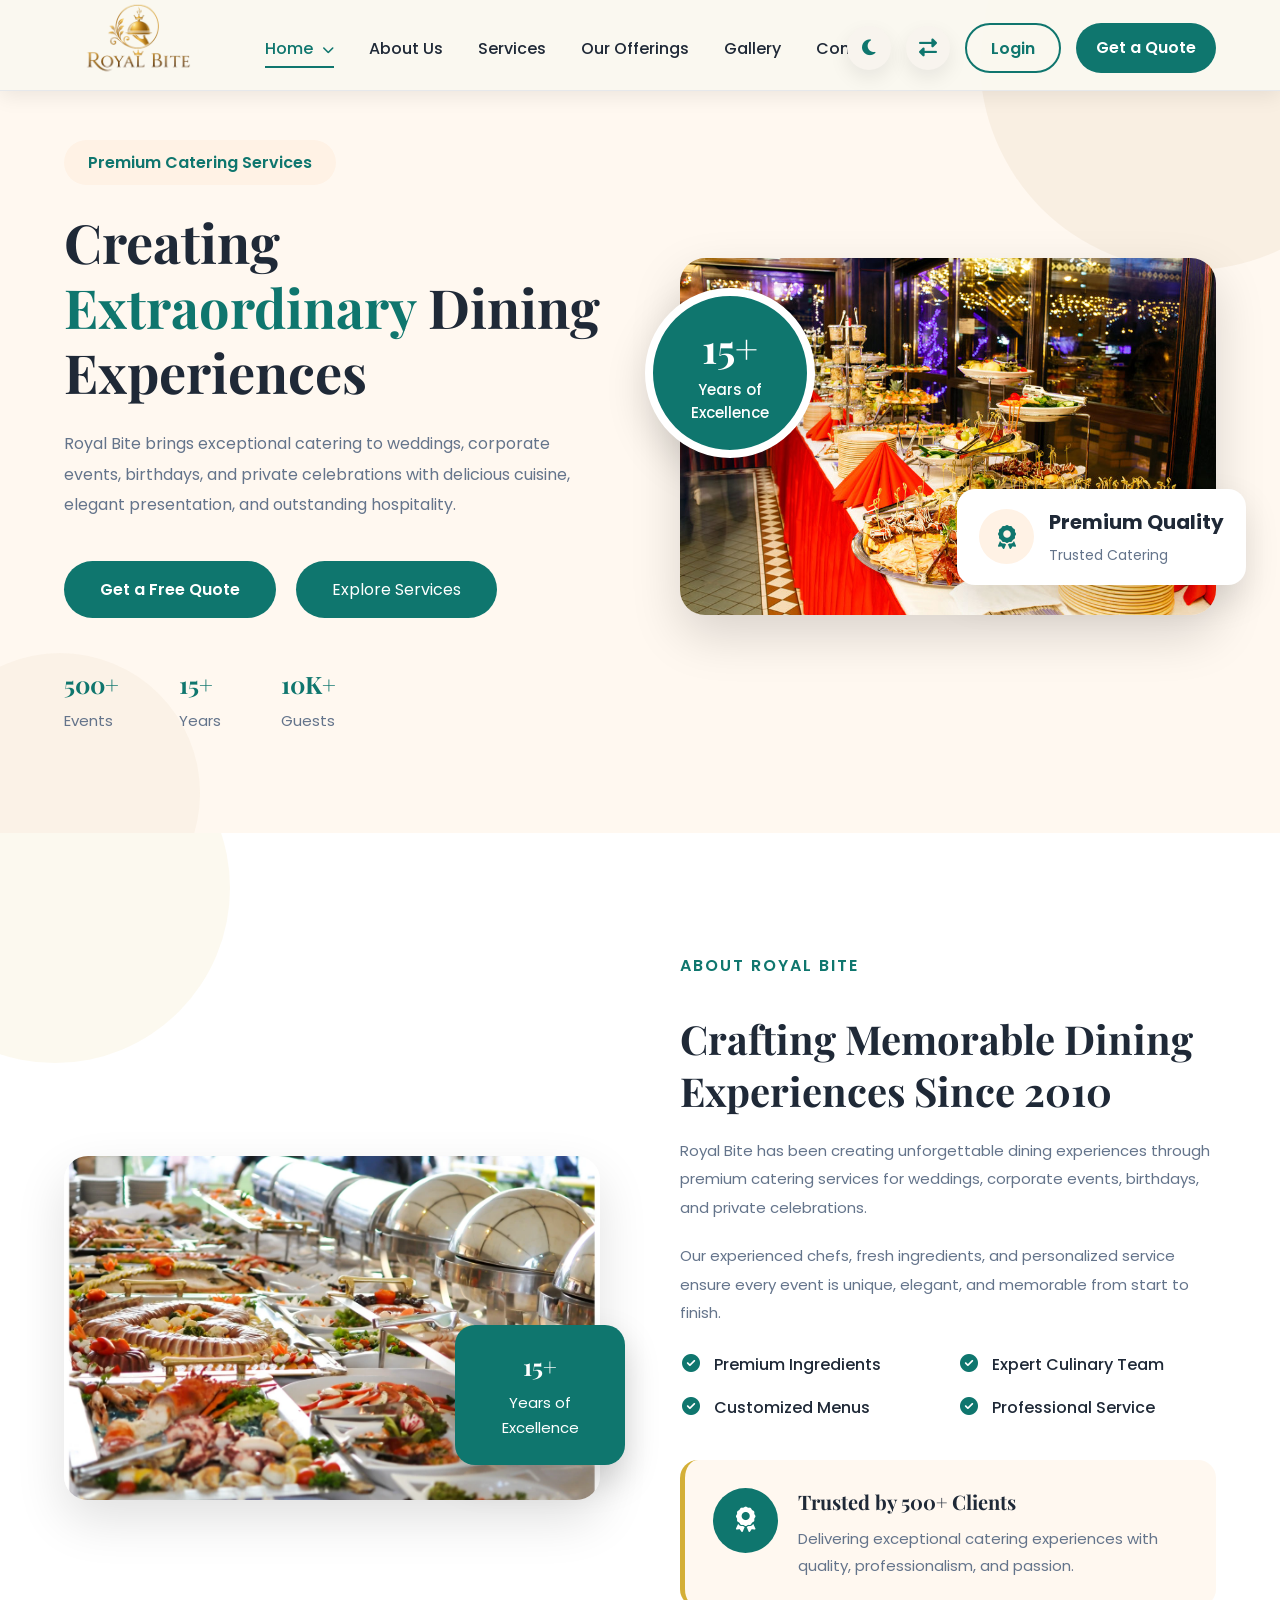
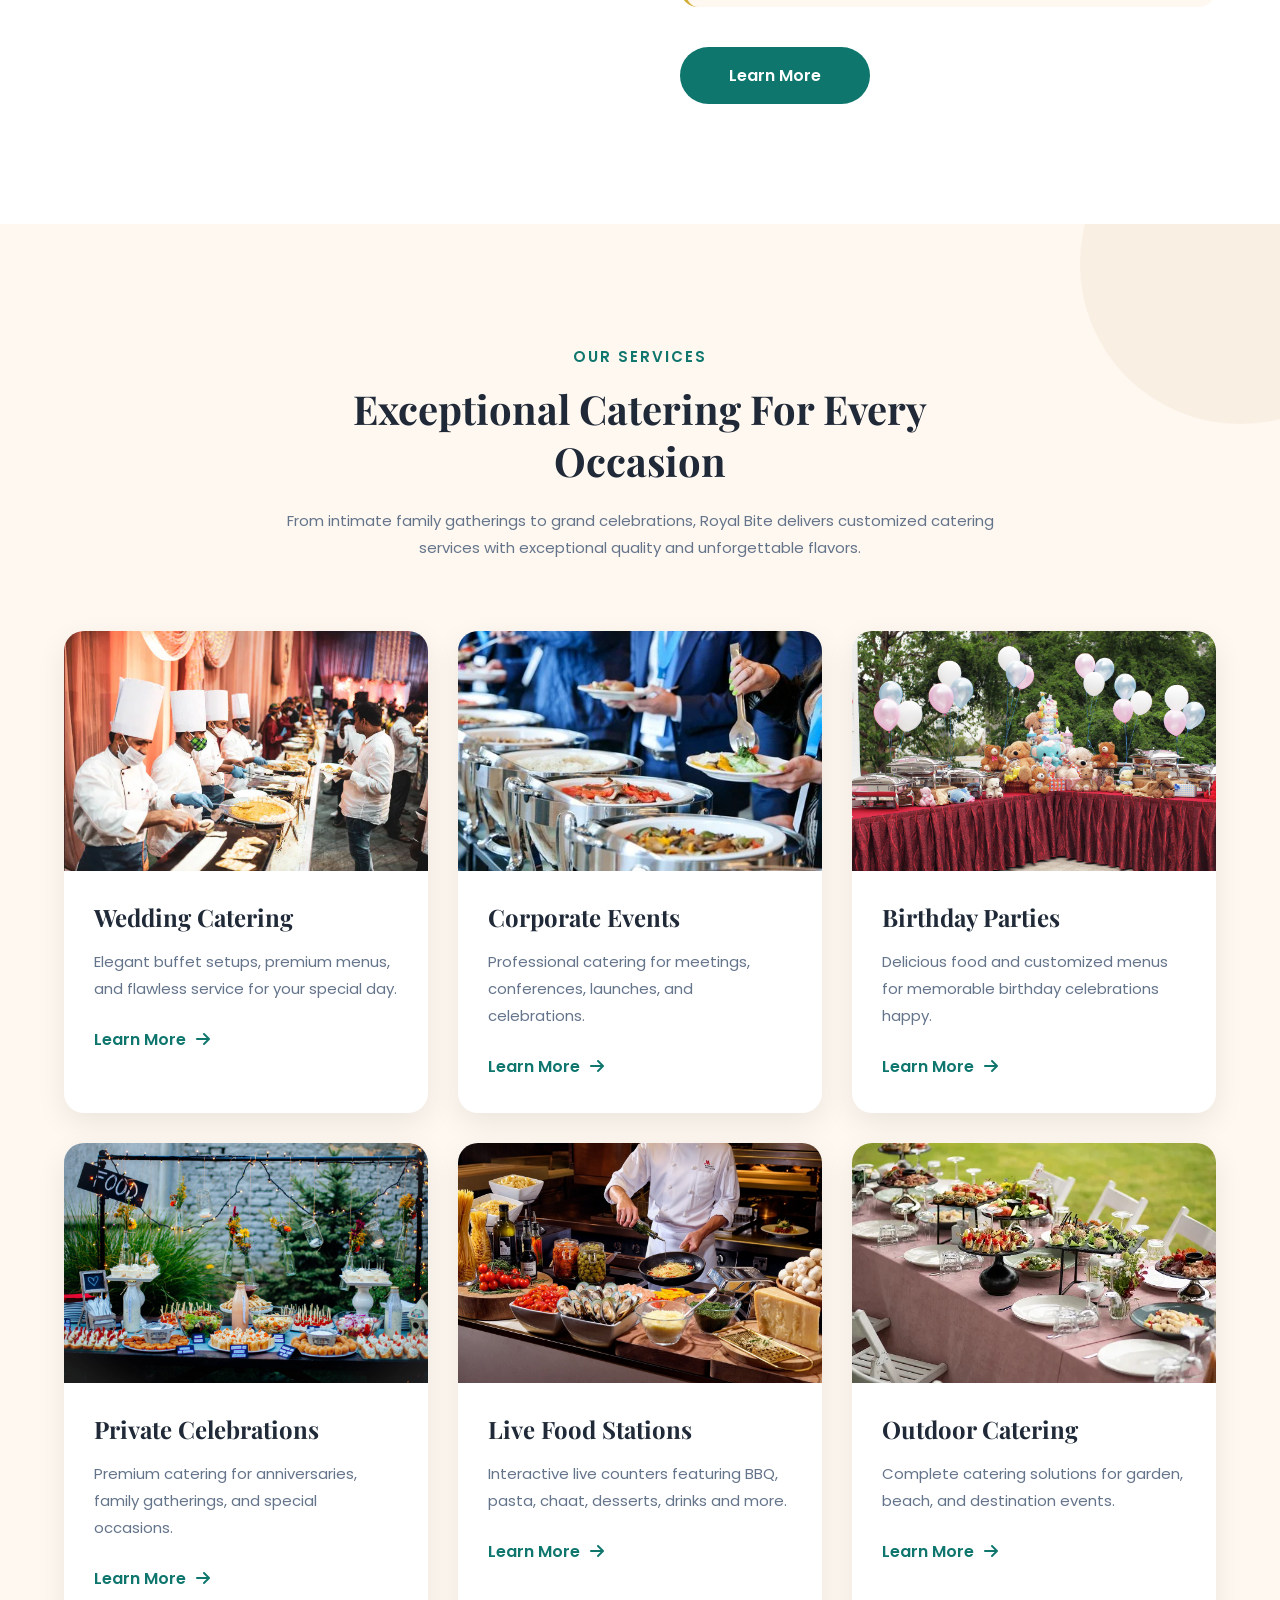
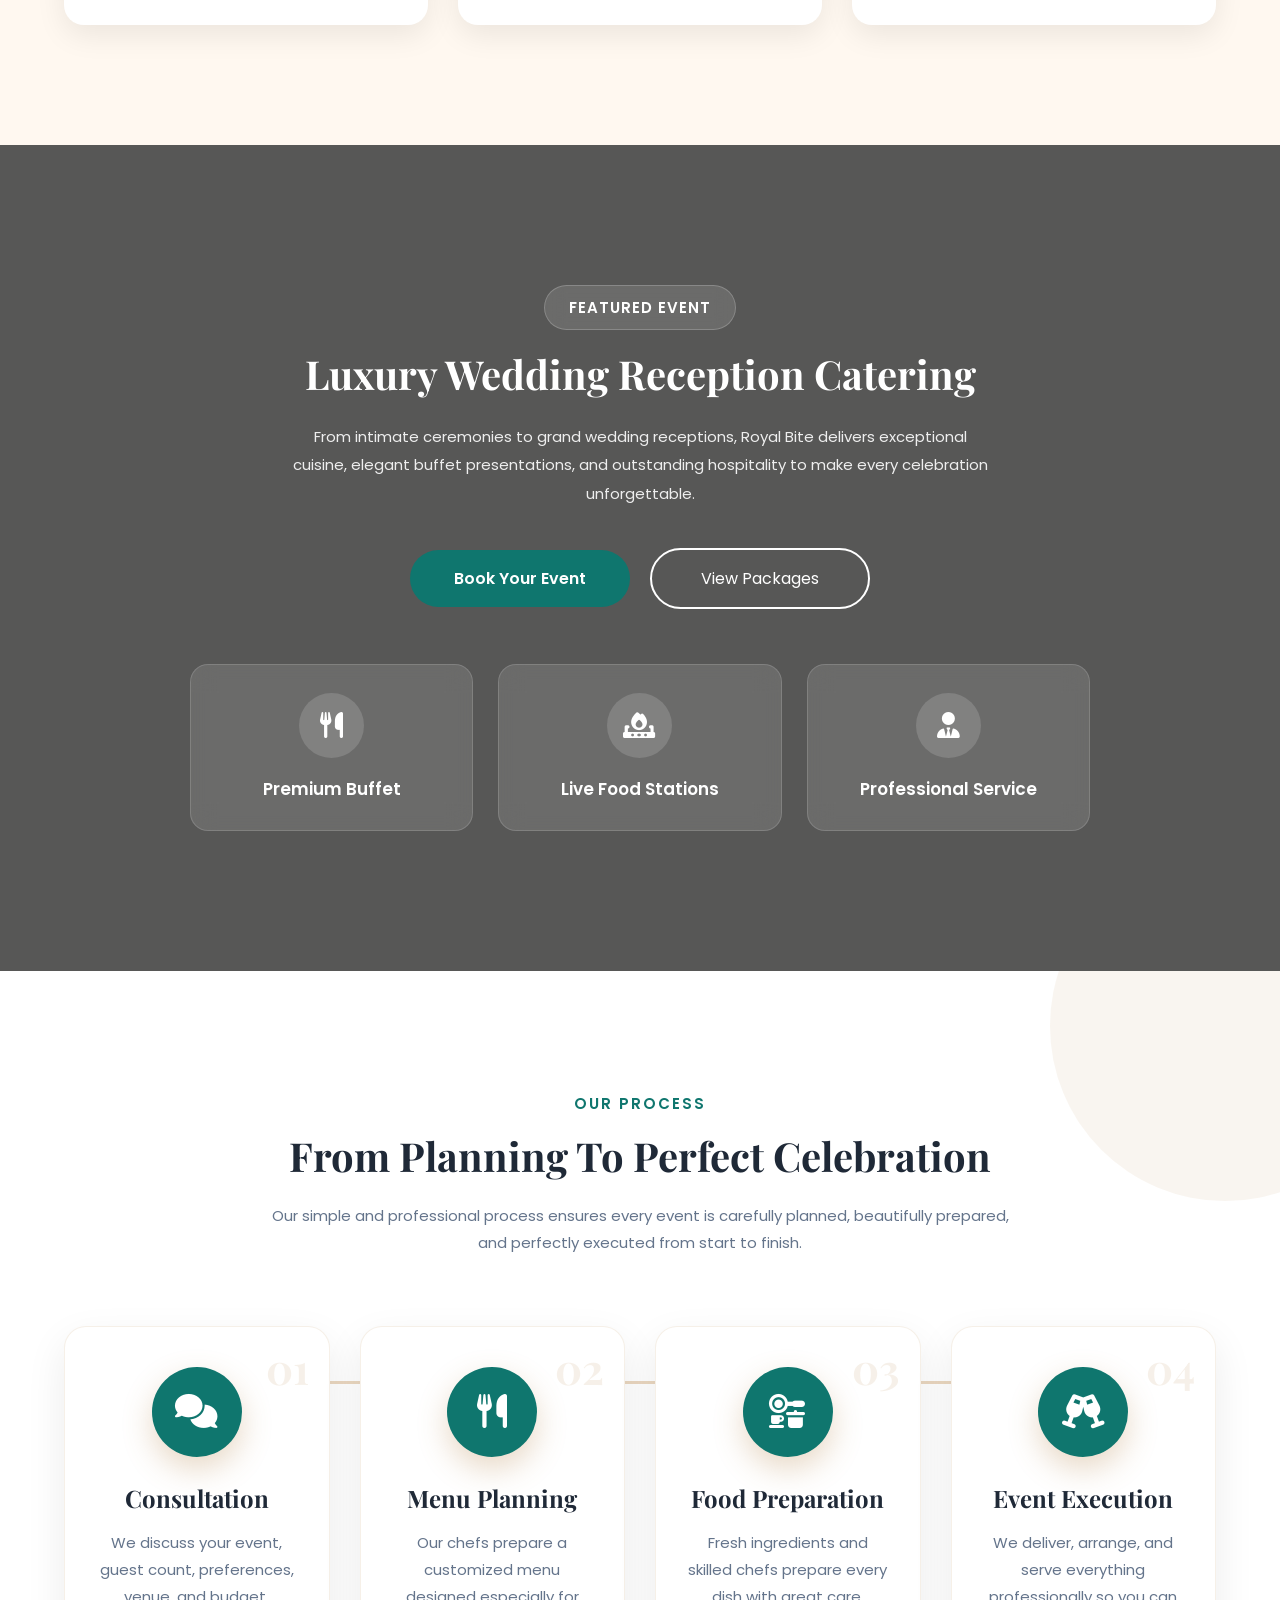
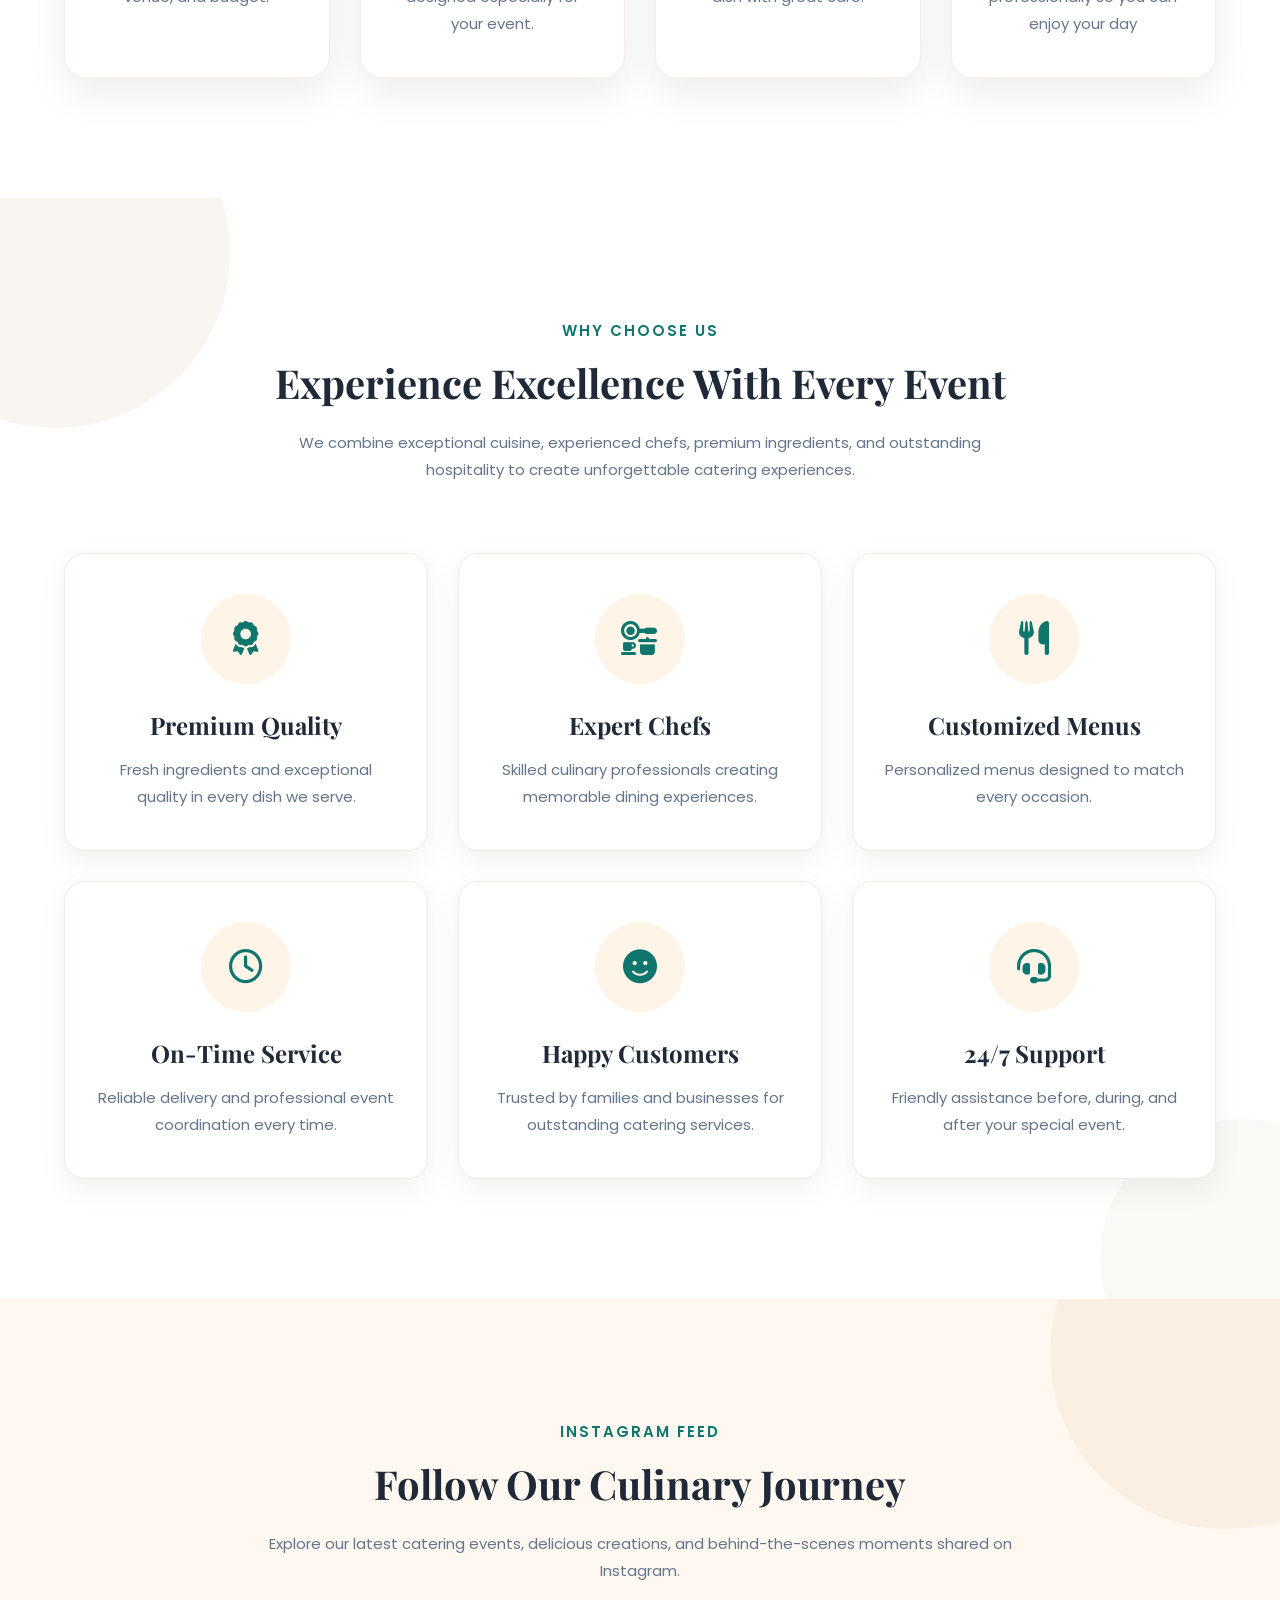
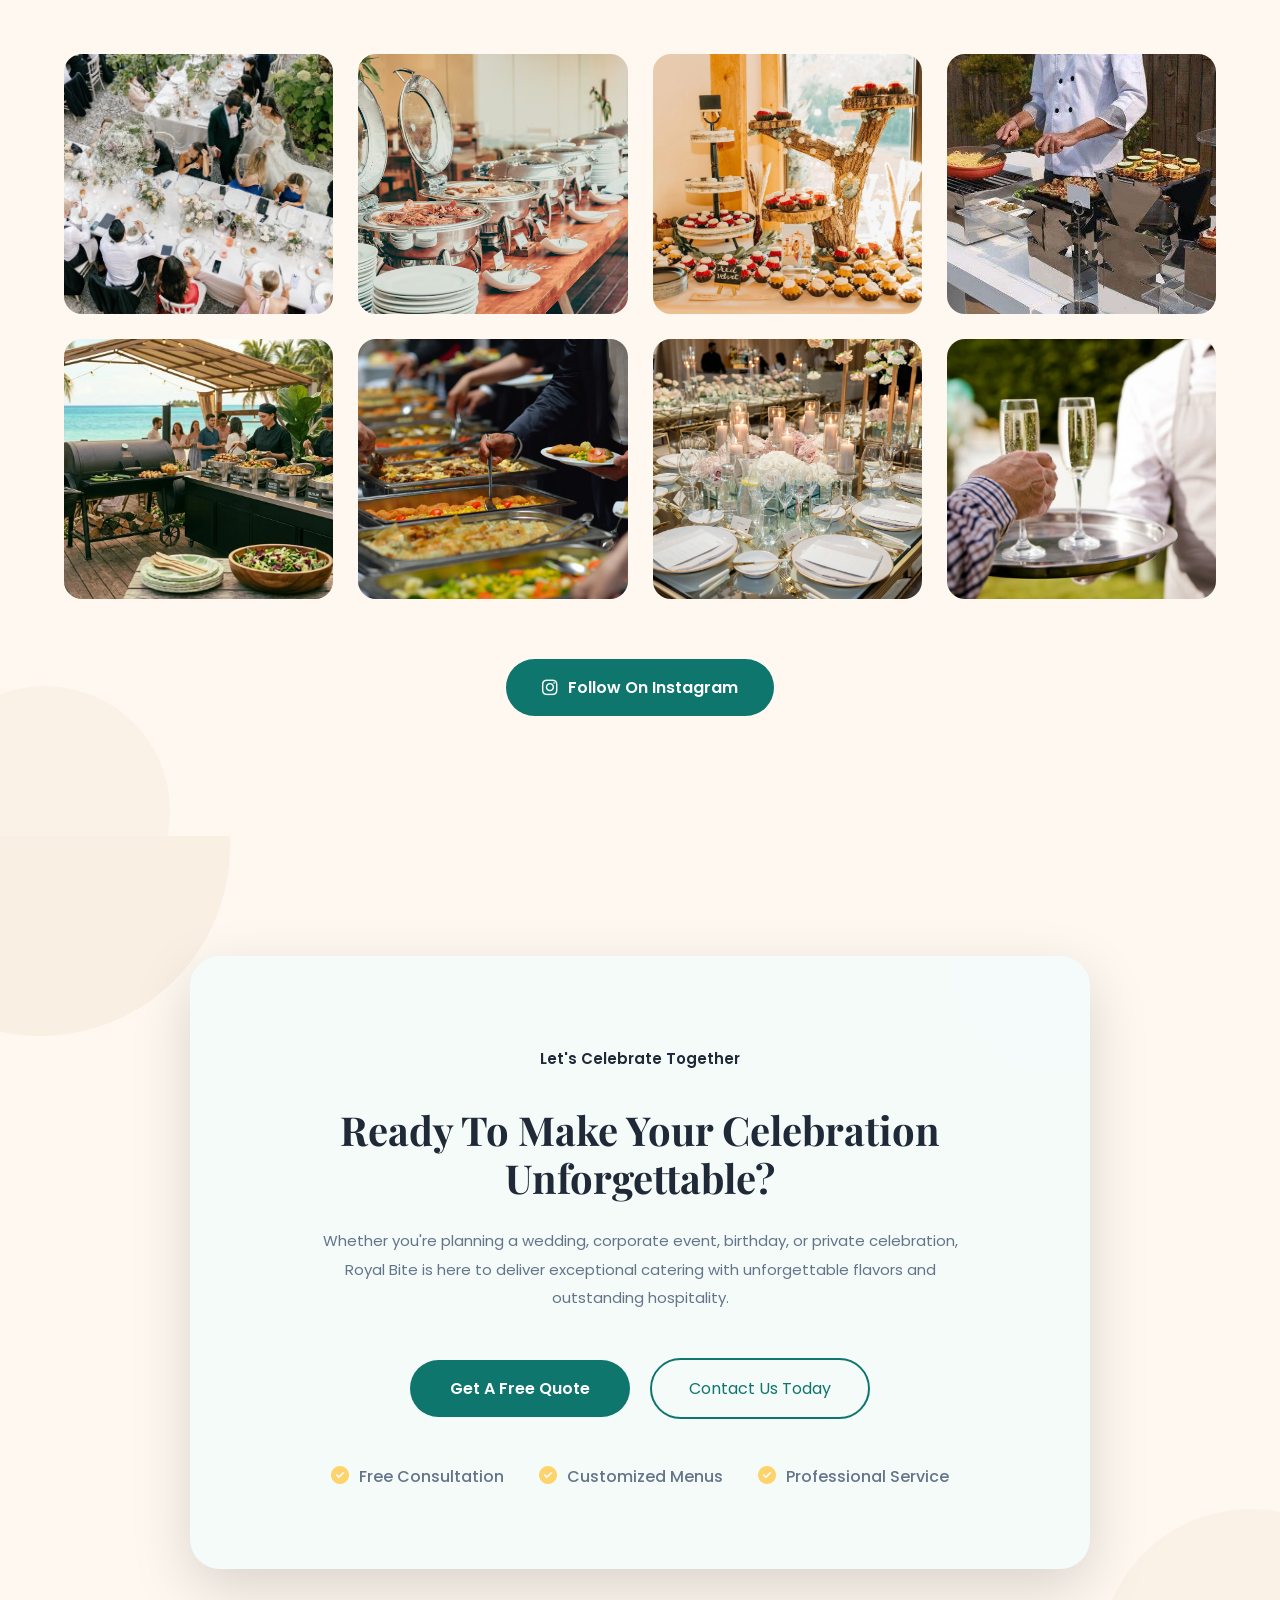
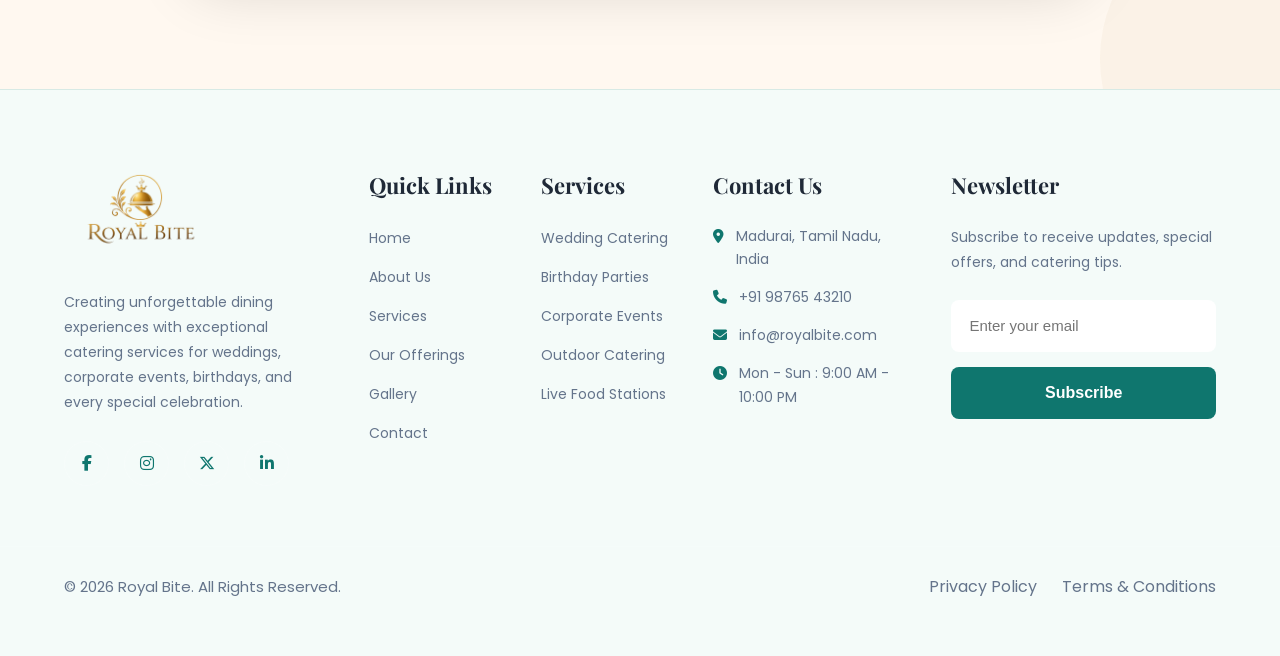
<file: home2.html>
<!DOCTYPE html>
<html lang="en">

<head>

    <!-- Meta Tags -->
    <meta charset="UTF-8">
    <meta name="viewport" content="width=device-width, initial-scale=1.0">

    <!-- Website Title -->
    <title>Royal Bite | Catering & Events</title>

    <!-- Favicon -->
    <link rel="icon" type="image/png" href="images/logo.png">

    <!-- Google Fonts -->
    <link rel="preconnect" href="https://fonts.googleapis.com">
    <link rel="preconnect" href="https://fonts.gstatic.com" crossorigin>

    <link href="https://fonts.googleapis.com/css2?family=Playfair+Display:wght@500;600;700&family=Poppins:wght@300;400;500;600;700&display=swap" rel="stylesheet">

    <!-- Font Awesome -->
    <link rel="stylesheet"
        href="https://cdnjs.cloudflare.com/ajax/libs/font-awesome/6.7.2/css/all.min.css">

    <!-- Main CSS -->
    <link rel="stylesheet" href="css/style.css">

    <!-- Responsive CSS -->
    <link rel="stylesheet" href="css/responsive.css">

</head>

<body>
    <!--==================== HEADER START ====================-->

<header class="header">

    <div class="container">

        <!--========== Logo ==========-->

        <a href="index.html" class="logo">

            <img src="images/logo.png" alt="Royal Bite">

        </a>

        <!--========== Navigation ==========-->

        <nav class="navbar" id="navbar">

            <ul class="nav-menu">

                <li class="dropdown">

                    <a href="#" class="nav-link active">
                        Home
                        <i class="fa-solid fa-chevron-down"></i>
                    </a>

                    <ul class="dropdown-menu">

                        <li><a href="index.html">Home 1</a></li>

                        <li><a href="home2.html">Home 2</a></li>

                    </ul>

                </li>

                <li>
                    <a href="about.html" class="nav-link">
                        About Us
                    </a>
                </li>

                <li>
                    <a href="services.html" class="nav-link">
                        Services
                    </a>
                </li>

                <li>
                    <a href="offerings.html" class="nav-link">
                        Our Offerings
                    </a>
                </li>

                <li>
                    <a href="gallery.html" class="nav-link">
                        Gallery
                    </a>
                </li>

                <li>
                    <a href="contact.html" class="nav-link">
                        Contact
                    </a>
                </li>

            </ul>

            <!-- Mobile Buttons -->

            <div class="mobile-btn">

                <a href="login.html" class="login-btn">
                    Login
                </a>

                <a href="quote.html" class="quote-btn">
                    Get a Quote
                </a>
                <button class="theme-toggle">
                    <i class="fa-solid fa-moon"></i>
                    <span>Dark Mode</span>
                </button>
                <button class="rtl-toggle">
                    <i class="fa-solid fa-right-left"></i>
                    <span>RTL / LTR</span>
                </button>

            </div>

        </nav>

        <!-- Desktop Buttons -->

        <div class="desktop-btn">
            <button class="theme-toggle" id="theme-toggle">

        <i class="fa-solid fa-moon"></i>

    </button>

    <!-- RTL -->

    <button class="rtl-toggle" id="rtl-toggle">

        <i class="fa-solid fa-right-left"></i>

    </button>

            <a href="login.html" class="login-btn">
                Login
            </a>

            <a href="quote.html" class="quote-btn">
                Get a Quote
            </a>

        </div>

        <!-- Hamburger -->

        <div class="menu-toggle" id="menu-toggle">

            <i class="fa-solid fa-bars"></i>

        </div>

    </div>

</header>

<!--==================== HEADER END ====================-->
<!--=====================================
        HOME 2 HERO START
======================================-->

<section class="hero-two">

    <div class="container">

        <div class="hero-two-wrapper">

            <!--================ Left Content ================-->

            <div class="hero-two-content">

                <span class="hero-two-subtitle">

                    Premium Catering Services

                </span>

                <h1>

                    Creating
                    <span>Extraordinary</span>
                    Dining Experiences

                </h1>

                <p>

                    Royal Bite brings exceptional catering to weddings,
                    corporate events, birthdays, and private celebrations
                    with delicious cuisine, elegant presentation, and
                    outstanding hospitality.

                </p>

                <div class="hero-two-buttons">

                    <a href="quote.html" class="primary-btn">

                        Get a Free Quote

                    </a>

                    <a href="services.html" class="secondary-btn">

                        Explore Services

                    </a>

                </div>

                <!--================ Quick Stats ================-->

                <div class="hero-two-stats">

                    <div>

                        <h3>500+</h3>

                        <span>Events</span>

                    </div>

                    <div>

                        <h3>15+</h3>

                        <span>Years</span>

                    </div>

                    <div>

                        <h3>10K+</h3>

                        <span>Guests</span>

                    </div>

                </div>

            </div>

            <!--================ Right Image ================-->

            <div class="hero-two-image">

                <img src="images/home2-hero.jpg"
                     alt="Royal Bite Catering">

                <div class="experience-badge">

                    <h2>15+</h2>

                    <span>
                        Years of Excellence
                    </span>

                </div>

                <div class="floating-card">

                    <i class="fa-solid fa-award"></i>

                    <div>

                        <h4>Premium Quality</h4>

                        <span>Trusted Catering</span>

                    </div>

                </div>

            </div>

        </div>

    </div>

</section>

<!--=====================================
        HOME 2 HERO END
======================================-->
<!--=====================================
        HOME 2 ABOUT START
======================================-->

<section class="about-two">

    <div class="container">

        <div class="about-two-wrapper">

            <!--========== Image ==========-->

            <div class="about-two-image">

                <img src="images/about-2.jpg" alt="Royal Bite Catering">

                <div class="about-two-badge">

                    <h3>15+</h3>

                    <span>Years of Excellence</span>

                </div>

            </div>

            <!--========== Content ==========-->

            <div class="about-two-content">

                <span class="section-subtitle">

                    About Royal Bite

                </span>

                <h2>

                    Crafting Memorable Dining
                    Experiences Since 2010

                </h2>

                <p>

                    Royal Bite has been creating unforgettable dining
                    experiences through premium catering services for
                    weddings, corporate events, birthdays, and private
                    celebrations.

                </p>

                <p>

                    Our experienced chefs, fresh ingredients, and
                    personalized service ensure every event is unique,
                    elegant, and memorable from start to finish.

                </p>

                <!--========== Features ==========-->

                <div class="about-two-features">

                    <div class="about-two-feature">
                        <i class="fa-solid fa-circle-check"></i>
                        <span>Premium Ingredients</span>
                    </div>

                    <div class="about-two-feature">
                        <i class="fa-solid fa-circle-check"></i>
                        <span>Expert Culinary Team</span>
                    </div>

                    <div class="about-two-feature">
                        <i class="fa-solid fa-circle-check"></i>
                        <span>Customized Menus</span>
                    </div>

                    <div class="about-two-feature">
                        <i class="fa-solid fa-circle-check"></i>
                        <span>Professional Service</span>
                    </div>

                </div>

                <!--========== Highlight ==========-->

                <div class="about-two-highlight">

                    <div class="highlight-item">

                        <i class="fa-solid fa-award"></i>

                        <div>

                            <h4>Trusted by 500+ Clients</h4>

                            <p>
                                Delivering exceptional catering experiences
                                with quality, professionalism, and passion.
                            </p>

                        </div>

                    </div>

                </div>

                <!--========== Button ==========-->

                <a href="about.html" class="primary-btn">

                    Learn More

                </a>

            </div>

        </div>

    </div>

</section>

<!--=====================================
        HOME 2 ABOUT END
======================================-->
<!--=====================================
        HOME 2 SERVICES START
======================================-->

<section class="services-two">

    <div class="container">

        <!--========== Section Title ==========-->

        <div class="section-title">

            <span>Our Services</span>

            <h2>Exceptional Catering For Every Occasion</h2>

            <p>
                From intimate family gatherings to grand celebrations,
                Royal Bite delivers customized catering services with
                exceptional quality and unforgettable flavors.
            </p>

        </div>

        <!--========== Services Grid ==========-->

        <div class="services-two-grid">

            <!--========== Card 1 ==========-->

            <div class="service-two-card">

                <div class="service-two-image">

                    <img src="images/service-1.jpg"
                        alt="Wedding Catering">

                </div>

                <div class="service-two-content">

                    <h3>Wedding Catering</h3>

                    <p>
                        Elegant buffet setups, premium menus,
                        and flawless service for your special day.
                    </p>

                    <a href="services.html">

                        Learn More

                        <i class="fa-solid fa-arrow-right"></i>

                    </a>

                </div>

            </div>

            <!--========== Card 2 ==========-->

            <div class="service-two-card">

                <div class="service-two-image">

                    <img src="images/service-2.jpg"
                        alt="Corporate Events">

                </div>

                <div class="service-two-content">

                    <h3>Corporate Events</h3>

                    <p>
                        Professional catering for meetings,
                        conferences, launches, and celebrations.
                    </p>

                    <a href="services.html">

                        Learn More

                        <i class="fa-solid fa-arrow-right"></i>

                    </a>

                </div>

            </div>

            <!--========== Card 3 ==========-->

            <div class="service-two-card">

                <div class="service-two-image">

                    <img src="images/service-3.jpg"
                        alt="Birthday Parties">

                </div>

                <div class="service-two-content">

                    <h3>Birthday Parties</h3>

                    <p>
                        Delicious food and customized menus
                        for memorable birthday celebrations happy.
                    </p>

                    <a href="services.html">

                        Learn More

                        <i class="fa-solid fa-arrow-right"></i>

                    </a>

                </div>

            </div>

            <!--========== Card 4 ==========-->

            <div class="service-two-card">

                <div class="service-two-image">

                    <img src="images/service-4.jpg"
                        alt="Private Celebrations">

                </div>

                <div class="service-two-content">

                    <h3>Private Celebrations</h3>

                    <p>
                        Premium catering for anniversaries,
                        family gatherings, and special occasions.
                    </p>

                    <a href="services.html">

                        Learn More

                        <i class="fa-solid fa-arrow-right"></i>

                    </a>

                </div>

            </div>

            <!--========== Card 5 ==========-->

            <div class="service-two-card">

                <div class="service-two-image">

                    <img src="images/service-5.jpg"
                        alt="Live Food Stations">

                </div>

                <div class="service-two-content">

                    <h3>Live Food Stations</h3>

                    <p>
                        Interactive live counters featuring BBQ,
                        pasta, chaat, desserts, drinks and more.
                    </p>

                    <a href="services.html">

                        Learn More

                        <i class="fa-solid fa-arrow-right"></i>

                    </a>

                </div>

            </div>

            <!--========== Card 6 ==========-->

            <div class="service-two-card">

                <div class="service-two-image">

                    <img src="images/service-6.jpg"
                        alt="Outdoor Catering">

                </div>

                <div class="service-two-content">

                    <h3>Outdoor Catering</h3>

                    <p>
                        Complete catering solutions for garden,
                        beach, and destination events.
                    </p>

                    <a href="services.html">

                        Learn More

                        <i class="fa-solid fa-arrow-right"></i>

                    </a>

                </div>

            </div>

        </div>

    </div>

</section>

<!--=====================================
        HOME 2 SERVICES END
======================================-->
<!--=====================================
        FEATURED EVENT START
======================================-->

<section class="featured-event">

    <div class="featured-overlay"></div>

    <div class="container">

        <div class="featured-content">

            <span class="featured-subtitle">

                Featured Event

            </span>

            <h2>

                Luxury Wedding
                Reception Catering

            </h2>

            <p>

                From intimate ceremonies to grand wedding receptions,
                Royal Bite delivers exceptional cuisine, elegant buffet
                presentations, and outstanding hospitality to make every
                celebration unforgettable.

            </p>

            <div class="featured-buttons">

                <a href="quote.html" class="primary-btn">

                    Book Your Event

                </a>

                <a href="offerings.html" class="secondary-btn">

                    View Packages

                </a>

            </div>

            <!--========== Highlights ==========-->

            <div class="featured-highlights">

                <div class="highlight-box">

                    <i class="fa-solid fa-utensils"></i>

                    <span>Premium Buffet</span>

                </div>

                <div class="highlight-box">

                    <i class="fa-solid fa-fire-burner"></i>

                    <span>Live Food Stations</span>

                </div>

                <div class="highlight-box">

                    <i class="fa-solid fa-user-tie"></i>

                    <span>Professional Service</span>

                </div>

            </div>

        </div>

    </div>

</section>

<!--=====================================
        FEATURED EVENT END
======================================-->
<!--=====================================
        OUR PROCESS START
======================================-->

<section class="process">

    <div class="container">

        <!--========== Section Title ==========-->

        <div class="section-title">

            <span>Our Process</span>

            <h2>From Planning To Perfect Celebration</h2>

            <p>
                Our simple and professional process ensures every event
                is carefully planned, beautifully prepared, and perfectly
                executed from start to finish.
            </p>

        </div>

        <!--========== Process Wrapper ==========-->

        <div class="process-wrapper">

            <!--========== Step 1 ==========-->

            <div class="process-card">

                <div class="process-number">
                    01
                </div>

                <div class="process-icon">
                    <i class="fa-solid fa-comments"></i>
                </div>

                <h3>Consultation</h3>

                <p>
                    We discuss your event, guest count,
                    preferences, venue, and budget.
                </p>

            </div>

            <!--========== Step 2 ==========-->

            <div class="process-card">

                <div class="process-number">
                    02
                </div>

                <div class="process-icon">
                    <i class="fa-solid fa-utensils"></i>
                </div>

                <h3>Menu Planning</h3>

                <p>
                    Our chefs prepare a customized menu
                    designed especially for your event.
                </p>

            </div>

            <!--========== Step 3 ==========-->

            <div class="process-card">

                <div class="process-number">
                    03
                </div>

                <div class="process-icon">
                    <i class="fa-solid fa-kitchen-set"></i>
                </div>

                <h3>Food Preparation</h3>

                <p>
                    Fresh ingredients and skilled chefs
                    prepare every dish with great care.
                </p>

            </div>

            <!--========== Step 4 ==========-->

            <div class="process-card">

                <div class="process-number">
                    04
                </div>

                <div class="process-icon">
                    <i class="fa-solid fa-champagne-glasses"></i>
                </div>

                <h3>Event Execution</h3>

                <p>
                    We deliver, arrange, and serve
                    everything professionally so you
                    can enjoy your day
                </p>

            </div>

        </div>

    </div>

</section>

<!--=====================================
        OUR PROCESS END
======================================-->

<!--=====================================
        WHY CHOOSE US START
======================================-->

<section class="why-choose">

    <div class="container">

        <!--========== Section Title ==========-->

        <div class="section-title">

            <span>Why Choose Us</span>

            <h2>Experience Excellence With Every Event</h2>

            <p>
                We combine exceptional cuisine, experienced chefs,
                premium ingredients, and outstanding hospitality
                to create unforgettable catering experiences.
            </p>

        </div>

        <!--========== Features ==========-->

        <div class="why-choose-wrapper">

            <!--========== Item 1 ==========-->

            <div class="why-card">

                <div class="why-icon">

                    <i class="fa-solid fa-award"></i>

                </div>

                <h3>Premium Quality</h3>

                <p>
                    Fresh ingredients and exceptional quality
                    in every dish we serve.
                </p>

            </div>

            <!--========== Item 2 ==========-->

            <div class="why-card">

                <div class="why-icon">

                    <i class="fa-solid fa-kitchen-set"></i>

                </div>

                <h3>Expert Chefs</h3>

                <p>
                    Skilled culinary professionals creating
                    memorable dining experiences.
                </p>

            </div>

            <!--========== Item 3 ==========-->

            <div class="why-card">

                <div class="why-icon">

                    <i class="fa-solid fa-utensils"></i>

                </div>

                <h3>Customized Menus</h3>

                <p>
                    Personalized menus designed to match
                    every occasion.
                </p>

            </div>

            <!--========== Item 4 ==========-->

            <div class="why-card">

                <div class="why-icon">

                    <i class="fa-regular fa-clock"></i>

                </div>

                <h3>On-Time Service</h3>

                <p>
                    Reliable delivery and professional
                    event coordination every time.
                </p>

            </div>

            <!--========== Item 5 ==========-->

            <div class="why-card">

                <div class="why-icon">

                    <i class="fa-solid fa-face-smile"></i>

                </div>

                <h3>Happy Customers</h3>

                <p>
                    Trusted by families and businesses
                    for outstanding catering services.
                </p>

            </div>

            <!--========== Item 6 ==========-->

            <div class="why-card">

                <div class="why-icon">

                    <i class="fa-solid fa-headset"></i>

                </div>

                <h3>24/7 Support</h3>

                <p>
                    Friendly assistance before, during,
                    and after your special event.
                </p>

            </div>

        </div>

    </div>

</section>

<!--=====================================
        WHY CHOOSE US END
======================================-->
<!--=====================================
        INSTAGRAM FEED START
======================================-->

<section class="instagram-feed">

    <div class="container">

        <!--========== Section Title ==========-->

        <div class="section-title">

            <span>Instagram Feed</span>

            <h2>Follow Our Culinary Journey</h2>

            <p>
                Explore our latest catering events, delicious creations,
                and behind-the-scenes moments shared on Instagram.
            </p>

        </div>

        <!--========== Instagram Grid ==========-->

        <div class="instagram-grid">

            <!-- Image 1 -->

            <a href="#" class="instagram-item">

                <img src="images/insta-1.jpg"
                    alt="Wedding Catering">

                <div class="instagram-overlay">

                    <i class="fa-brands fa-instagram"></i>

                </div>

            </a>

            <!-- Image 2 -->

            <a href="#" class="instagram-item">

                <img src="images/insta-2.jpg"
                    alt="Buffet Setup">

                <div class="instagram-overlay">

                    <i class="fa-brands fa-instagram"></i>

                </div>

            </a>

            <!-- Image 3 -->

            <a href="#" class="instagram-item">

                <img src="images/insta-3.jpg"
                    alt="Desserts">

                <div class="instagram-overlay">

                    <i class="fa-brands fa-instagram"></i>

                </div>

            </a>

            <!-- Image 4 -->

            <a href="#" class="instagram-item">

                <img src="images/insta-4.jpg"
                    alt="Chef Preparing Food">

                <div class="instagram-overlay">

                    <i class="fa-brands fa-instagram"></i>

                </div>

            </a>

            <!-- Image 5 -->

            <a href="#" class="instagram-item">

                <img src="images/insta-5.jpg"
                    alt="Outdoor Catering">

                <div class="instagram-overlay">

                    <i class="fa-brands fa-instagram"></i>

                </div>

            </a>

            <!-- Image 6 -->

            <a href="#" class="instagram-item">

                <img src="images/insta-6.jpg"
                    alt="Corporate Event">

                <div class="instagram-overlay">

                    <i class="fa-brands fa-instagram"></i>

                </div>

            </a>

            <!-- Image 7 -->

            <a href="#" class="instagram-item">

                <img src="images/insta-7.jpg"
                    alt="Luxury Table Setup">

                <div class="instagram-overlay">

                    <i class="fa-brands fa-instagram"></i>

                </div>

            </a>

            <!-- Image 8 -->

            <a href="#" class="instagram-item">

                <img src="images/insta-8.jpg"
                    alt="Signature Drinks">

                <div class="instagram-overlay">

                    <i class="fa-brands fa-instagram"></i>

                </div>

            </a>

        </div>

        <!--========== Button ==========-->

        <div class="instagram-btn">

            <a href="#" class="primary-btn">

                <i class="fa-brands fa-instagram"></i>

                Follow On Instagram

            </a>

        </div>

    </div>

</section>

<!--=====================================
        INSTAGRAM FEED END
======================================-->
<!--=====================================
        CTA START
======================================-->

<section class="cta-section">

    <div class="container">

        <div class="cta-wrapper">

            <span class="cta-subtitle">

                Let's Celebrate Together

            </span>

            <h2>

                Ready To Make Your
                Celebration Unforgettable?

            </h2>

            <p>

                Whether you're planning a wedding, corporate event,
                birthday, or private celebration, Royal Bite is here
                to deliver exceptional catering with unforgettable
                flavors and outstanding hospitality.

            </p>

            <!--========== Buttons ==========-->

            <div class="cta-buttons">

                <a href="quote.html" class="primary-btn">

                    Get A Free Quote

                </a>

                <a href="contact.html" class="secondary-btn">

                    Contact Us Today

                </a>

            </div>

            <!--========== Features ==========-->

            <div class="cta-features">

                <div class="cta-feature">

                    <i class="fa-solid fa-circle-check"></i>

                    <span>Free Consultation</span>

                </div>

                <div class="cta-feature">

                    <i class="fa-solid fa-circle-check"></i>

                    <span>Customized Menus</span>

                </div>

                <div class="cta-feature">

                    <i class="fa-solid fa-circle-check"></i>

                    <span>Professional Service</span>

                </div>

            </div>

        </div>

    </div>

</section>

<!--=====================================
        CTA END
======================================-->



















<!--==================== FOOTER START ====================-->

<footer class="footer">

    <div class="container">

        <div class="footer-content">

            <!--========== Company Info ==========-->

            <div class="footer-box">

                <a href="index.html" class="footer-logo">
                    <img src="images/logo.png" alt="Royal Bite">
                </a>

                <p>
                    Creating unforgettable dining experiences with exceptional
                    catering services for weddings, corporate events, birthdays,
                    and every special celebration.
                </p>

                <div class="footer-social">

                    <a href="#"><i class="fa-brands fa-facebook-f"></i></a>

                    <a href="#"><i class="fa-brands fa-instagram"></i></a>

                    <a href="#"><i class="fa-brands fa-x-twitter"></i></a>

                    <a href="#"><i class="fa-brands fa-linkedin-in"></i></a>

                </div>

            </div>

            <!--========== Quick Links ==========-->

            <div class="footer-box">

                <h3>Quick Links</h3>

                <ul>

                    <li><a href="index.html">Home</a></li>

                    <li><a href="about.html">About Us</a></li>

                    <li><a href="services.html">Services</a></li>

                    <li><a href="offerings.html">Our Offerings</a></li>

                    <li><a href="gallery.html">Gallery</a></li>

                    <li><a href="contact.html">Contact</a></li>

                </ul>

            </div>

            <!--========== Services ==========-->

            <div class="footer-box">

                <h3>Services</h3>

                <ul>

                    <li><a href="#">Wedding Catering</a></li>

                    <li><a href="#">Birthday Parties</a></li>

                    <li><a href="#">Corporate Events</a></li>

                    <li><a href="#">Outdoor Catering</a></li>

                    <li><a href="#">Live Food Stations</a></li>

                </ul>

            </div>

            <!--========== Contact ==========-->

            <div class="footer-box">

                <h3>Contact Us</h3>

                <ul class="contact-info">

                    <li>
                        <i class="fa-solid fa-location-dot"></i>
                        Madurai, Tamil Nadu, India
                    </li>

                    <li>
                        <i class="fa-solid fa-phone"></i>
                        +91 98765 43210
                    </li>

                    <li>
                        <i class="fa-solid fa-envelope"></i>
                        info@royalbite.com
                    </li>

                    <li>
                        <i class="fa-solid fa-clock"></i>
                        Mon - Sun : 9:00 AM - 10:00 PM
                    </li>

                </ul>

            </div>

            <!--========== Newsletter ==========-->

            <div class="footer-box">

                <h3>Newsletter</h3>

                <p>
                    Subscribe to receive updates, special offers,
                    and catering tips.
                </p>

                <form class="newsletter">

                    <input type="email"
                        placeholder="Enter your email"
                        required>

                    <button type="submit">
                        Subscribe
                    </button>

                </form>

            </div>

        </div>

    </div>

    <!--========== Footer Bottom ==========-->

    <div class="footer-bottom">

        <div class="container">

            <p>
                © 2026 Royal Bite. All Rights Reserved.
            </p>

            <div class="footer-links">

                <a href="#">Privacy Policy</a>

                <a href="#">Terms & Conditions</a>

            </div>

        </div>

    </div>

</footer>

<!--==================== FOOTER END ====================-->



<!-- Scroll To Top -->
<button id="scrollTopBtn" class="scroll-top-btn">
    <i class="fa-solid fa-arrow-up"></i>
</button>

<!-- Main JavaScript -->
<script src="js/script.js"></script>

</body>

</html>
</file>
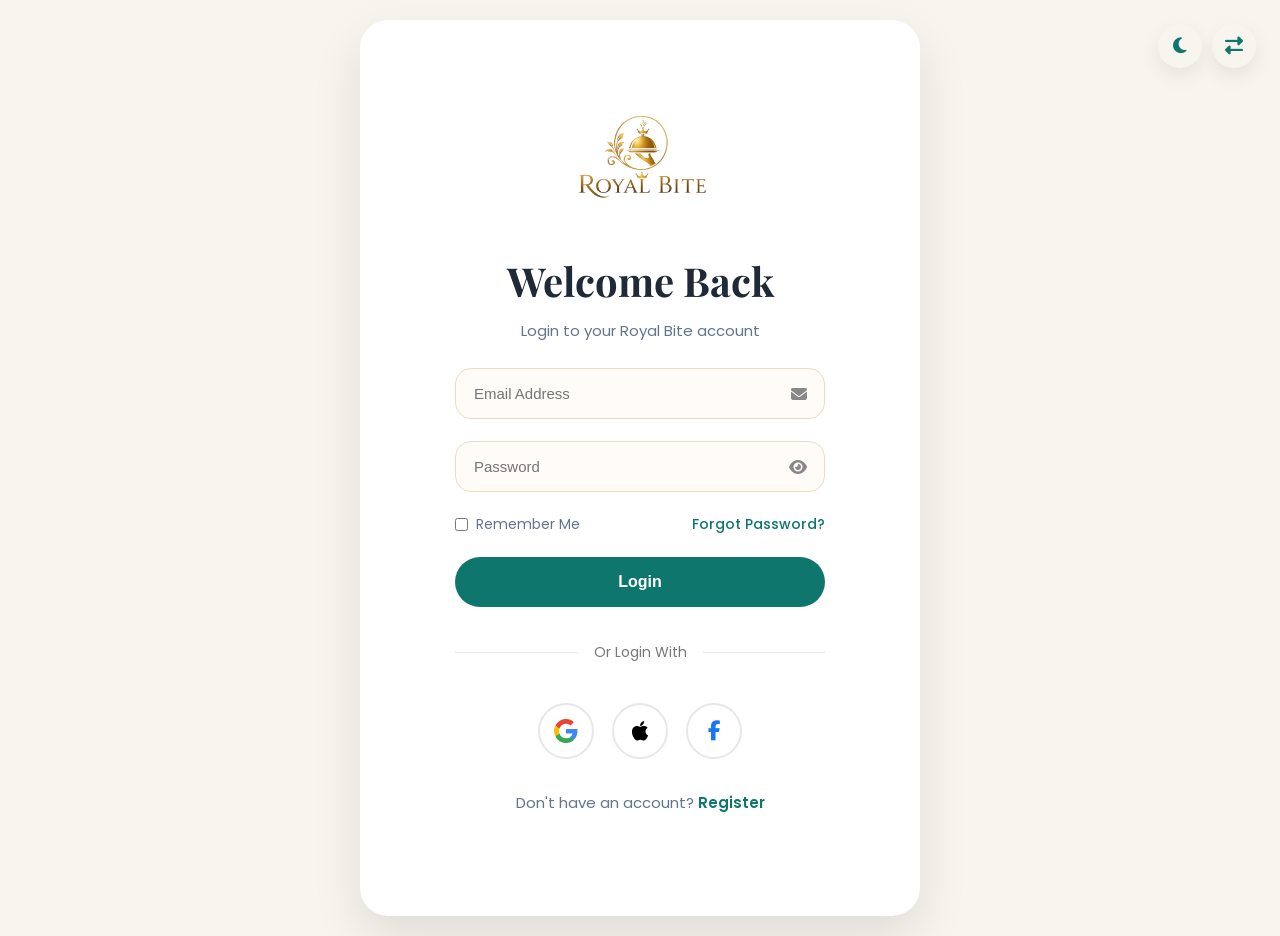
<file: login.html>
<!DOCTYPE html>
<html lang="en">

<head>

    <!-- Meta Tags -->
    <meta charset="UTF-8">
    <meta name="viewport" content="width=device-width, initial-scale=1.0">

    <!-- Website Title -->
    <title>Royal Bite | Catering & Events</title>

    <!-- Favicon -->
    <link rel="icon" type="image/png" href="images/logo.png">

    <!-- Google Fonts -->
    <link rel="preconnect" href="https://fonts.googleapis.com">
    <link rel="preconnect" href="https://fonts.gstatic.com" crossorigin>

    <link href="https://fonts.googleapis.com/css2?family=Playfair+Display:wght@500;600;700&family=Poppins:wght@300;400;500;600;700&display=swap" rel="stylesheet">

    <!-- Font Awesome -->
    <link rel="stylesheet"
        href="https://cdnjs.cloudflare.com/ajax/libs/font-awesome/6.7.2/css/all.min.css">

    <!-- Main CSS -->
    <link rel="stylesheet" href="css/style.css">

    <!-- Responsive CSS -->
    <link rel="stylesheet" href="css/responsive.css">

</head>

<body>
    <!--=========================================
                LOGIN SECTION
==========================================-->

<section class="login-section">

    <div class="auth-controls">
        <button class="theme-toggle auth-theme-toggle" aria-label="Toggle dark mode">
            <i class="fa-solid fa-moon"></i>
        </button>

        <button class="rtl-toggle auth-rtl-toggle" aria-label="Toggle RTL mode">
            <i class="fa-solid fa-right-left"></i>
        </button>
    </div>

    <div class="login-container">

        <div class="login-content">

            <!-- Logo -->

            <a class="login-logo" href="index.html">

                <img src="images/logo.png" alt="Royal Bite">

            </a>

            <h2>Welcome Back</h2>

            <p>Login to your Royal Bite account</p>

            <!-- Login Form -->

            <form class="login-form" action="#">

                <!-- Email -->

                <div class="input-group">

                    <input type="email"
                           placeholder="Email Address"
                           required>

                    <i class="fa-solid fa-envelope"></i>

                </div>

                <!-- Password -->

                <div class="input-group password-box">

                    <input type="password"
                           id="password"
                           placeholder="Password"
                           required>

                    <i class="fa-solid fa-eye toggle-password"></i>

                </div>

                <!-- Remember & Forgot -->

                <div class="login-options">

                    <label>

                        <input type="checkbox">

                        Remember Me

                    </label>

                    <a href="forgot-password.html">

                        Forgot Password?

                    </a>

                </div>

                <!-- Login Button -->

                <button type="submit"
                        class="login-submit-btn">

                    Login

                </button>

            </form>

            <!-- Divider -->

            <div class="divider">

                <span>Or Login With</span>

            </div>

            <!-- Social Login -->

            <div class="social-buttons">

                <!-- Google -->

                <a href="#" class="google-btn">

                    <svg class="google-logo" viewBox="0 0 24 24" aria-hidden="true">

                        <path fill="#4285F4" d="M23.5 12.3c0-.8-.1-1.6-.2-2.3H12v4.4h6.5c-.3 1.4-1.1 2.7-2.3 3.5v2.9h3.7c2.2-2 3.6-5 3.6-8.5z"/>

                        <path fill="#34A853" d="M12 24c3.2 0 5.9-1.1 7.9-2.9l-3.7-2.9c-1 .7-2.4 1.1-4.2 1.1-3.1 0-5.7-2.1-6.6-4.9H1.6v3C3.5 21.3 7.4 24 12 24z"/>

                        <path fill="#FBBC05" d="M5.4 14.4c-.2-.7-.4-1.5-.4-2.4s.1-1.6.4-2.4v-3H1.6C.6 8.2 0 10.1 0 12s.6 3.8 1.6 5.4l3.8-3z"/>

                        <path fill="#EA4335" d="M12 4.7c1.7 0 3.3.6 4.5 1.8l3.3-3.3C17.9 1.2 15.2 0 12 0 7.4 0 3.5 2.7 1.6 6.6l3.8 3C6.3 6.8 8.9 4.7 12 4.7z"/>

                    </svg>

                </a>

                <!-- Apple -->

                <a href="#" class="apple-btn">

                    <i class="fab fa-apple"></i>

                </a>

                <!-- Facebook -->

                <a href="#" class="facebook-btn">

                    <i class="fab fa-facebook-f"></i>

                </a>

            </div>

            <!-- Register Link -->

            <div class="login-register-link">

                <p>

                    Don't have an account?

                    <a href="register.html">Register</a>

                </p>

            </div>

        </div>

    </div>

</section>



<!-- Main JavaScript -->
    <script src="js/script.js"></script>

</body>


</html>
</file>
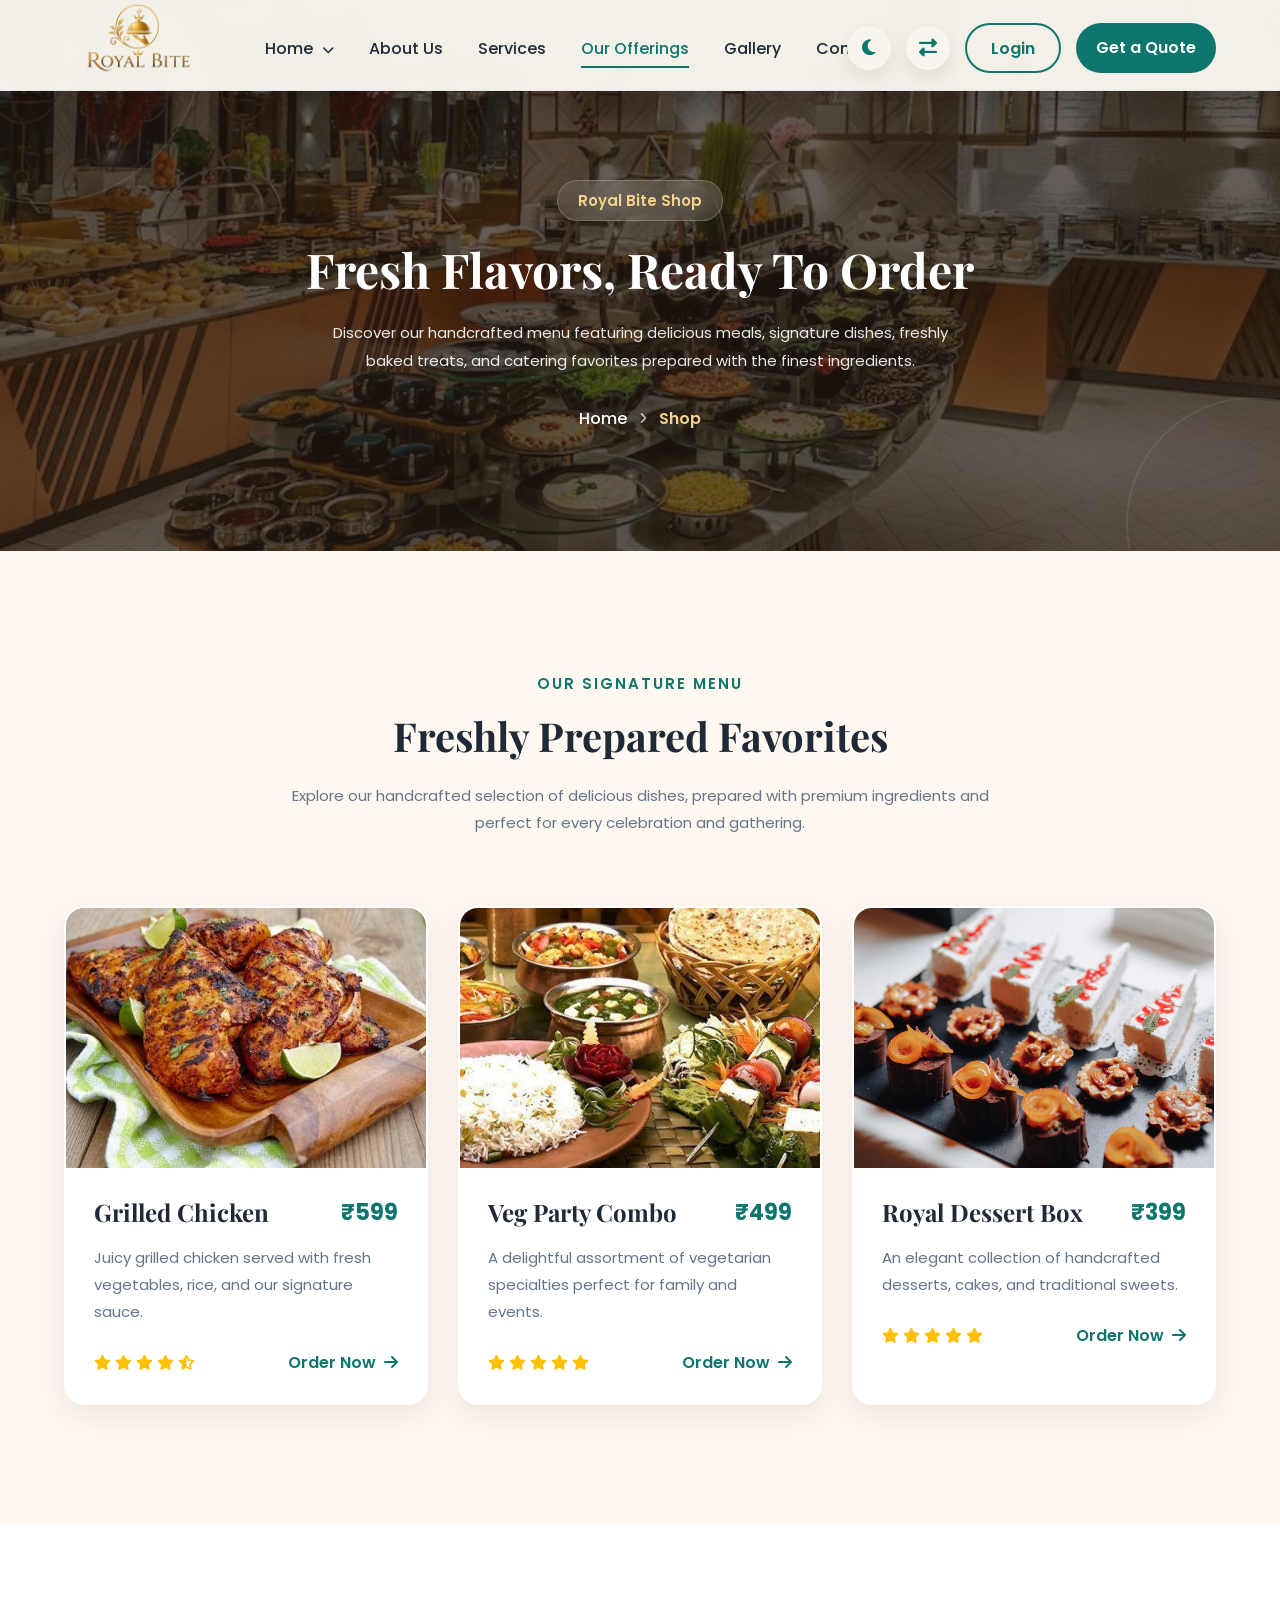
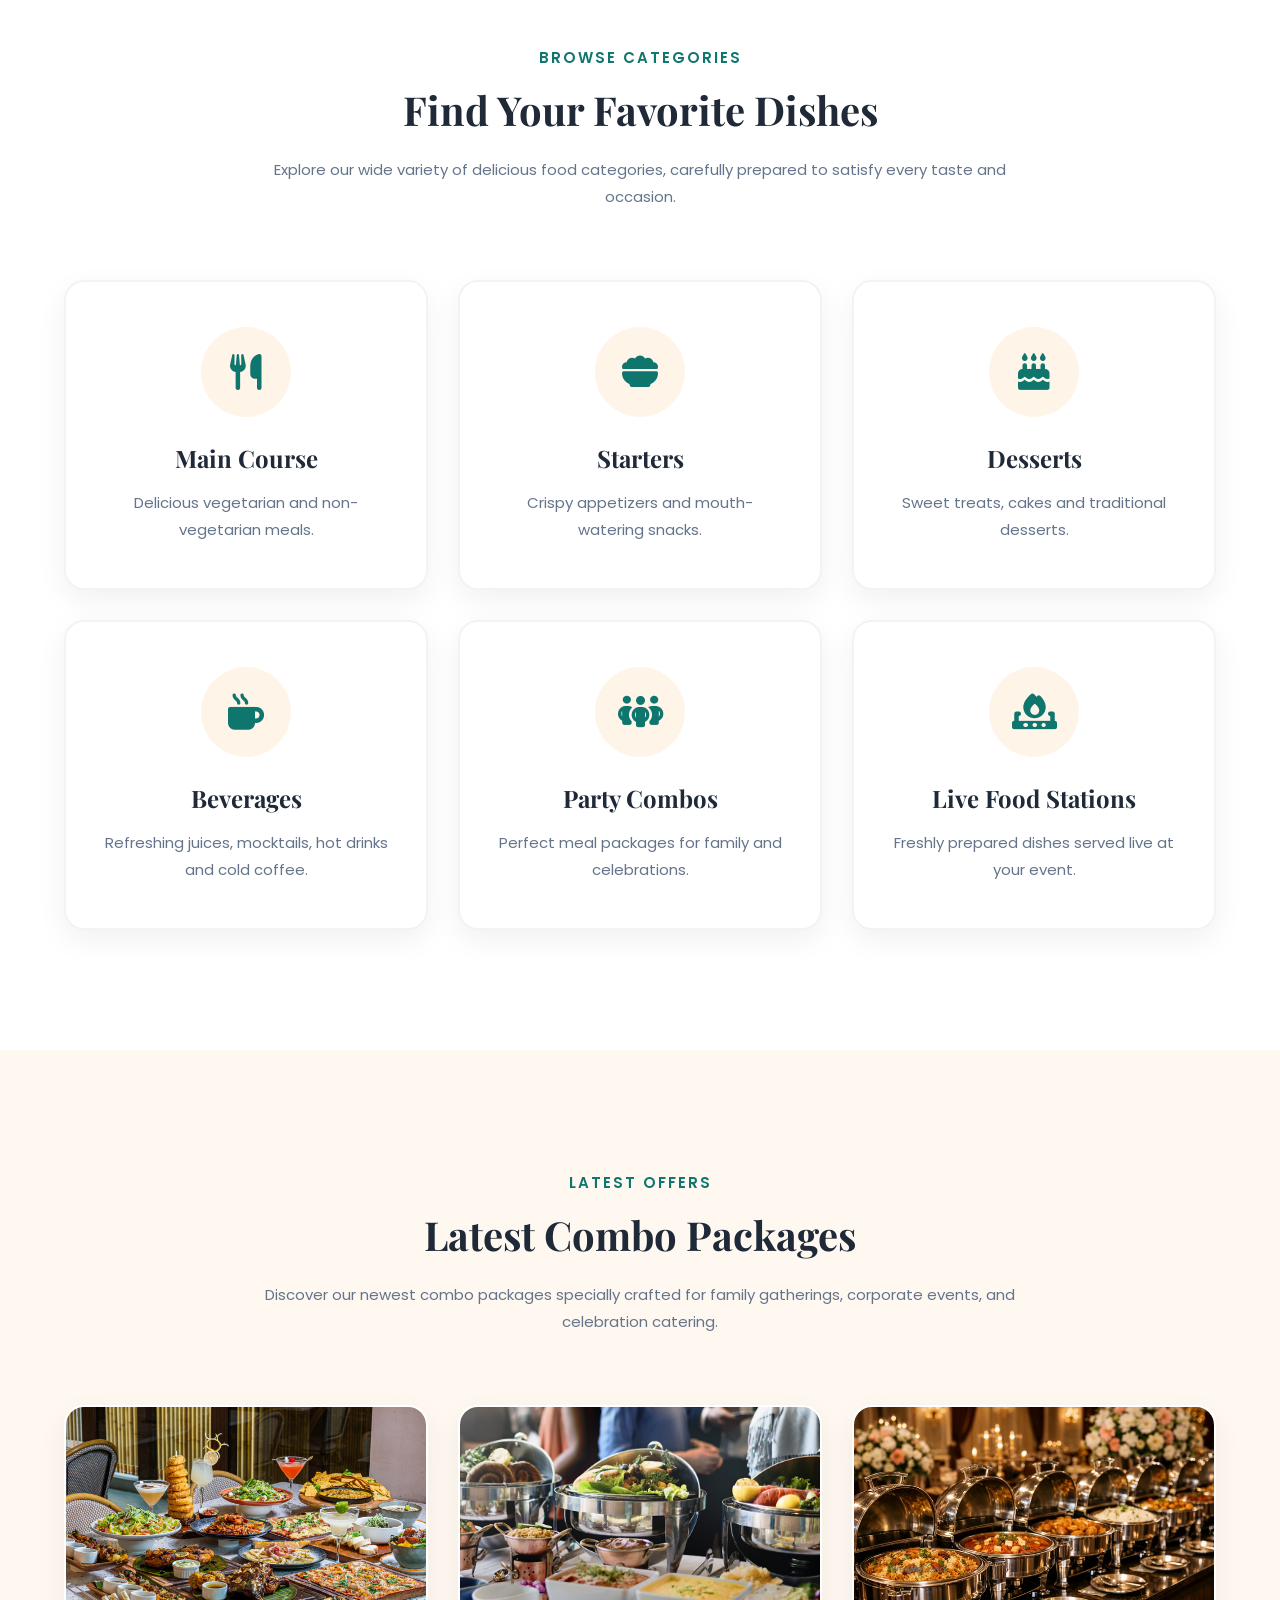
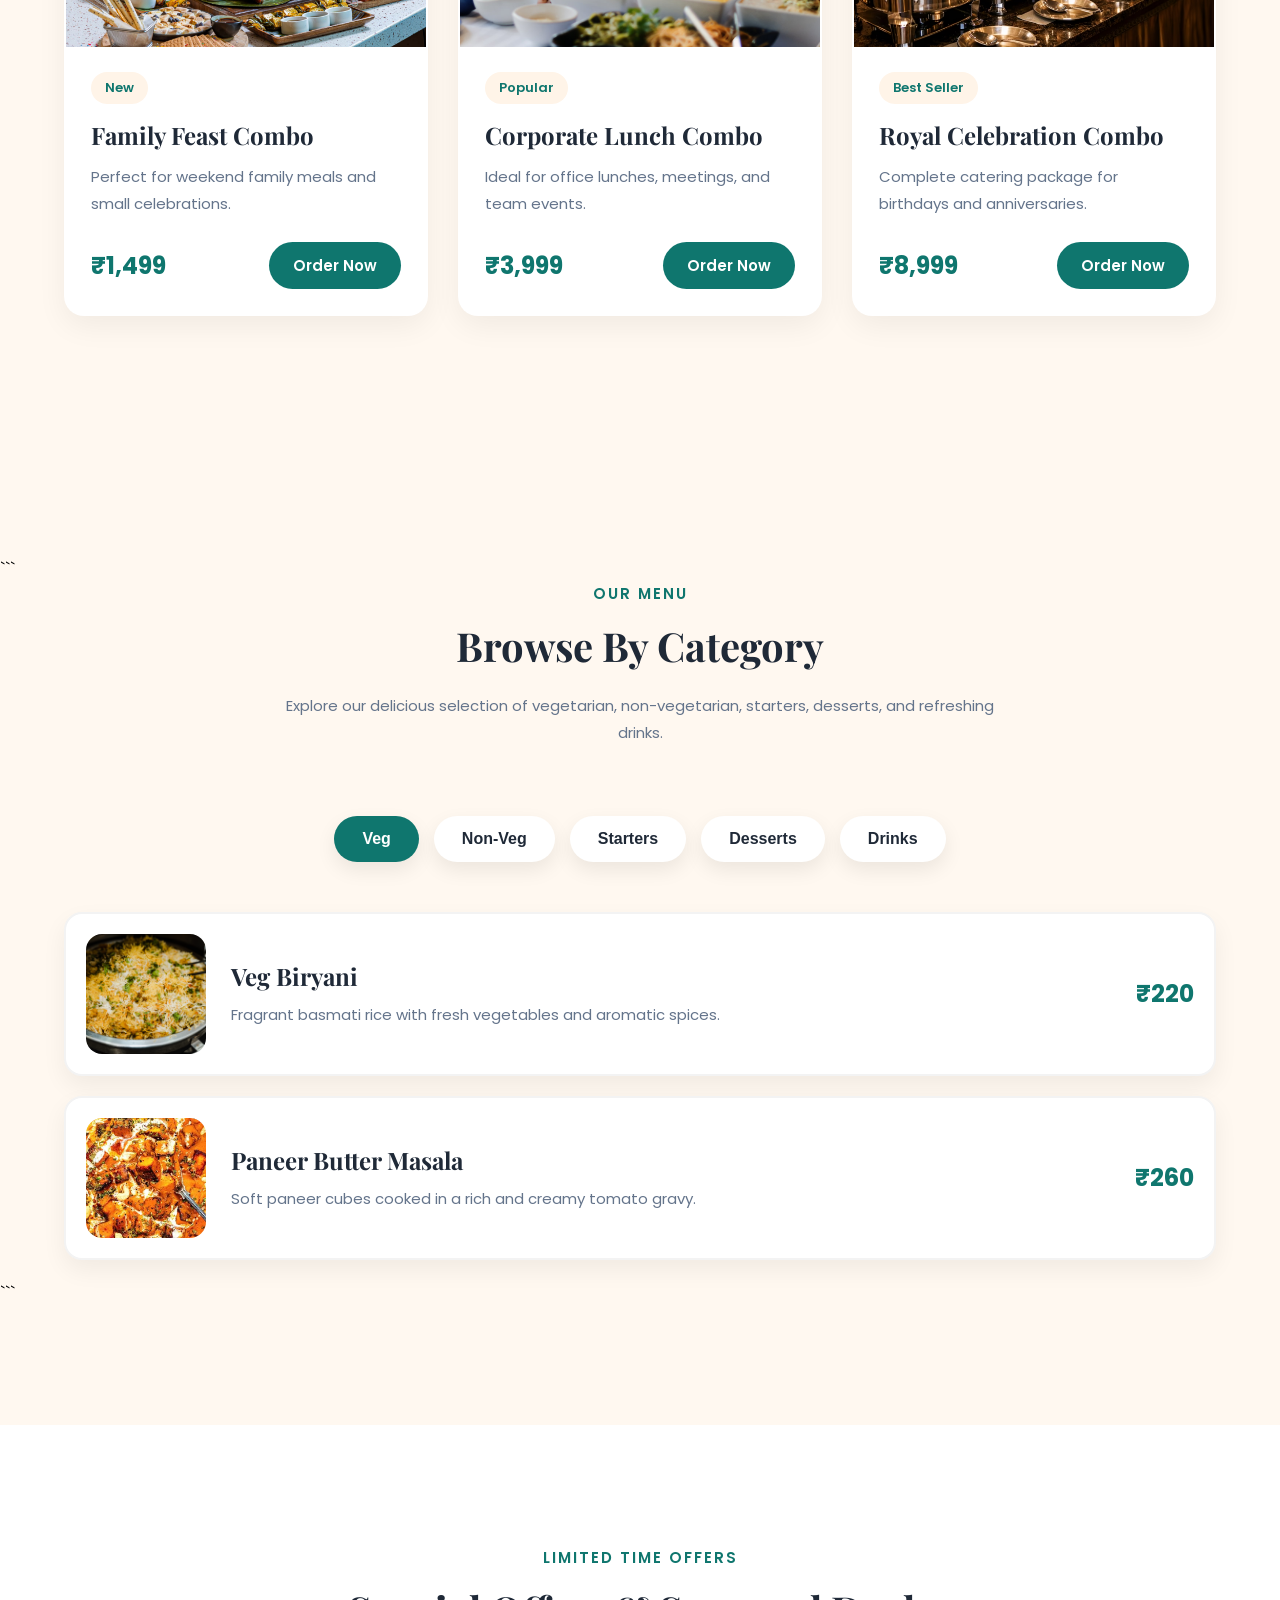
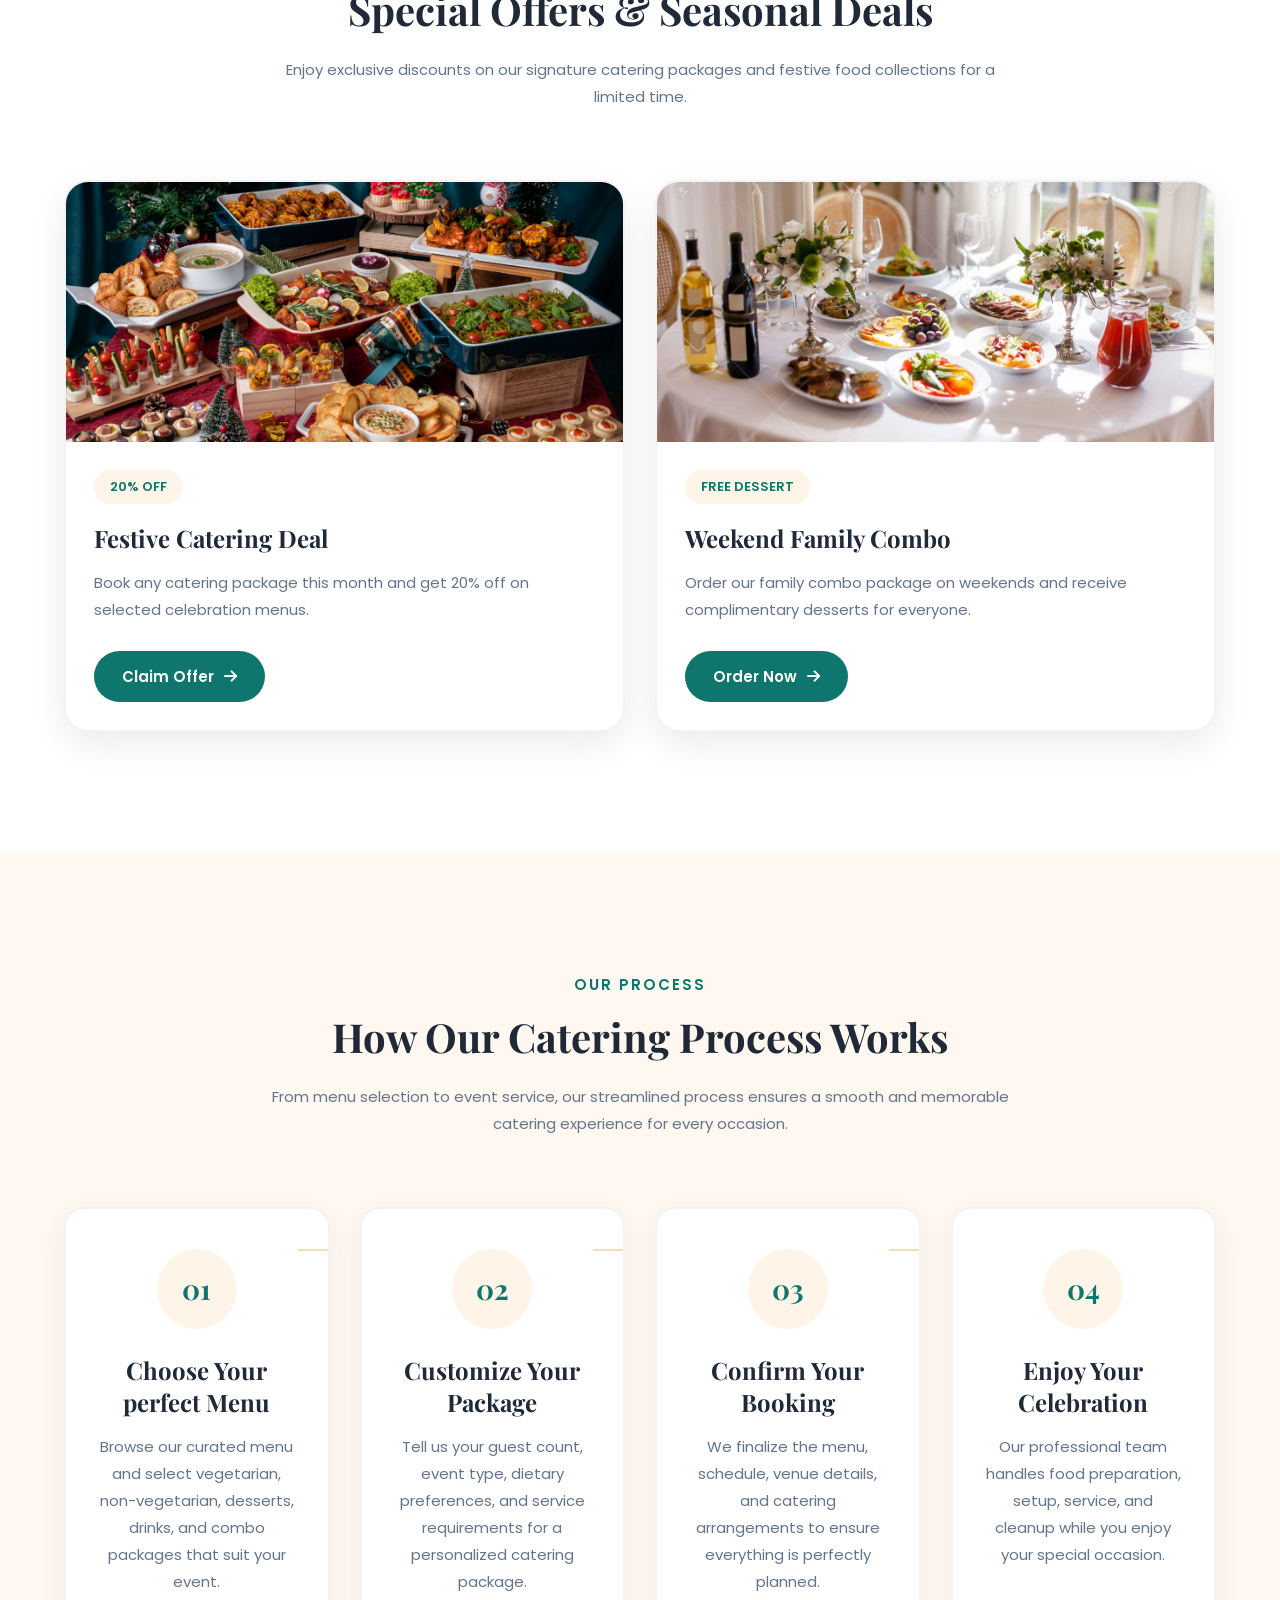
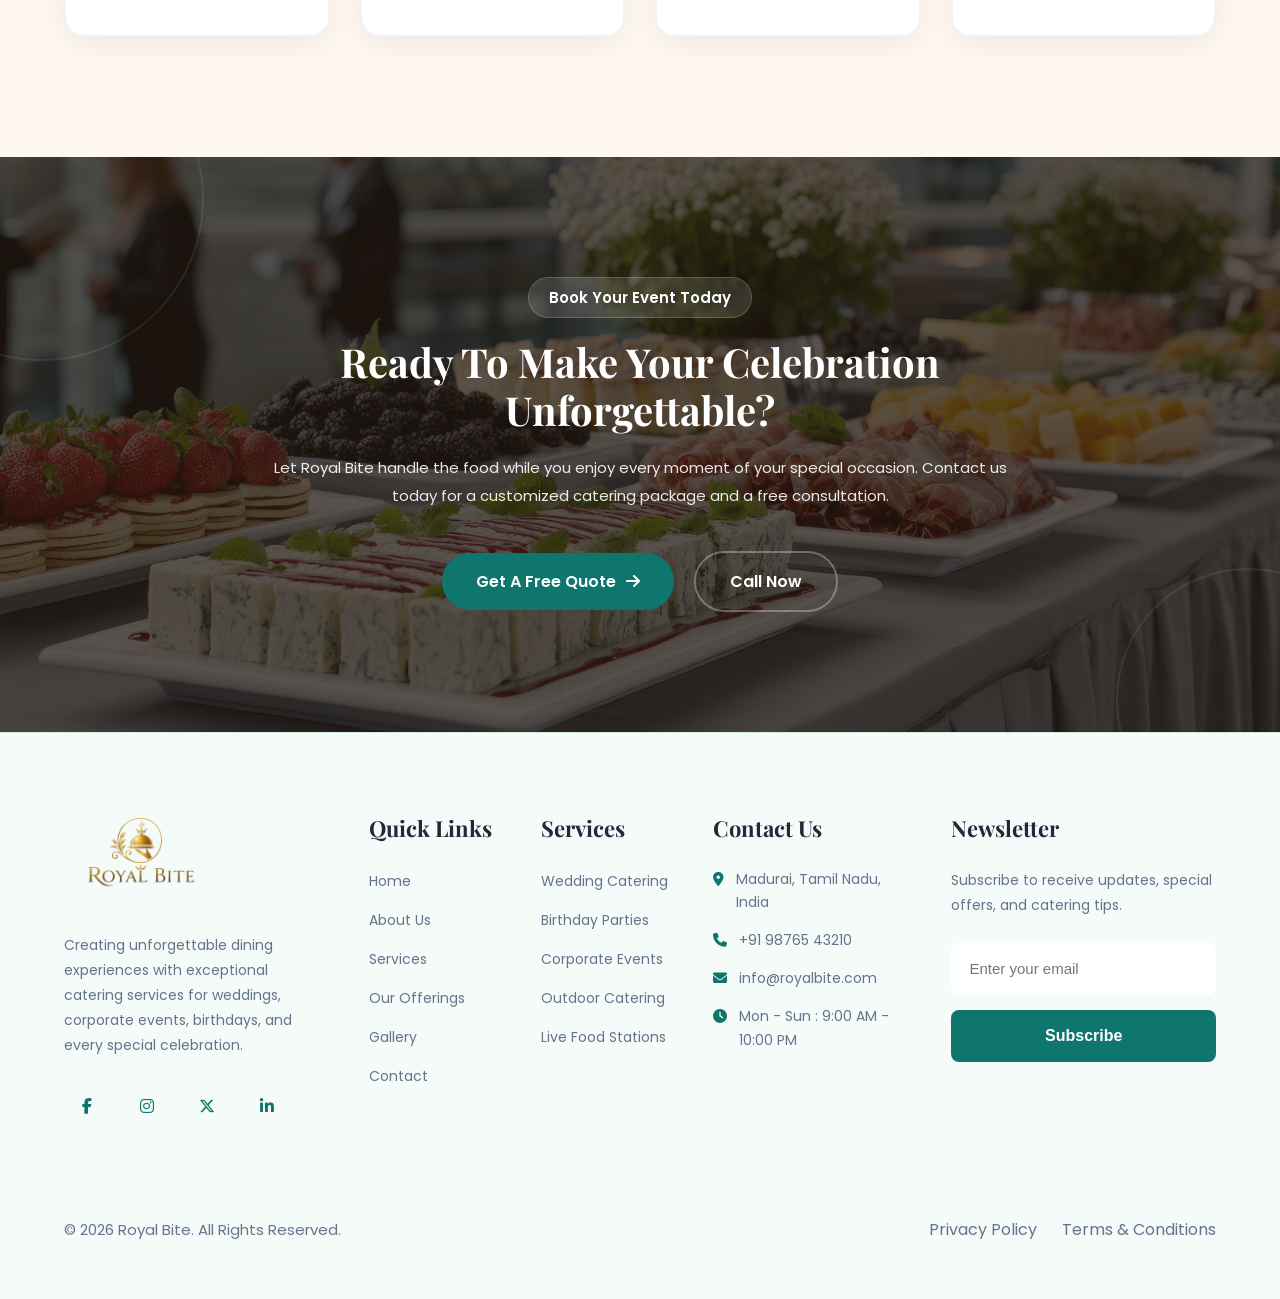
<file: offerings.html>
<!DOCTYPE html>
<html lang="en">

<head>

    <!-- Meta Tags -->
    <meta charset="UTF-8">
    <meta name="viewport" content="width=device-width, initial-scale=1.0">

    <!-- Website Title -->
    <title>Royal Bite | Catering & Events</title>

    <!-- Favicon -->
    <link rel="icon" type="image/png" href="images/logo.png">

    <!-- Google Fonts -->
    <link rel="preconnect" href="https://fonts.googleapis.com">
    <link rel="preconnect" href="https://fonts.gstatic.com" crossorigin>

    <link href="https://fonts.googleapis.com/css2?family=Playfair+Display:wght@500;600;700&family=Poppins:wght@300;400;500;600;700&display=swap" rel="stylesheet">

    <!-- Font Awesome -->
    <link rel="stylesheet"
        href="https://cdnjs.cloudflare.com/ajax/libs/font-awesome/6.7.2/css/all.min.css">

    <!-- Main CSS -->
    <link rel="stylesheet" href="css/style.css">

    <!-- Responsive CSS -->
    <link rel="stylesheet" href="css/responsive.css">

</head>

<body>
    <!--==================== HEADER START ====================-->

<header class="header">

    <div class="container">

        <!--========== Logo ==========-->

        <a href="index.html" class="logo">

            <img src="images/logo.png" alt="Royal Bite">

        </a>

        <!--========== Navigation ==========-->

        <nav class="navbar" id="navbar">

            <ul class="nav-menu">

                <li class="dropdown">

                    <a href="#" class="nav-link">
                        Home
                        <i class="fa-solid fa-chevron-down"></i>
                    </a>

                    <ul class="dropdown-menu">

                        <li><a href="index.html">Home 1</a></li>

                        <li><a href="home2.html">Home 2</a></li>

                    </ul>

                </li>

                <li>
                    <a href="about.html" class="nav-link">
                        About Us
                    </a>
                </li>

                <li>
                    <a href="services.html" class="nav-link">
                        Services
                    </a>
                </li>

                <li>
                    <a href="offerings.html" class="nav-link active">
                        Our Offerings
                    </a>
                </li>

                <li>
                    <a href="gallery.html" class="nav-link">
                        Gallery
                    </a>
                </li>

                <li>
                    <a href="contact.html" class="nav-link">
                        Contact
                    </a>
                </li>

            </ul>

            <!-- Mobile Buttons -->

            <div class="mobile-btn">

                <a href="login.html" class="login-btn">
                    Login
                </a>

                <a href="quote.html" class="quote-btn">
                    Get a Quote
                </a>
                <button class="theme-toggle">
                    <i class="fa-solid fa-moon"></i>
                    <span>Dark Mode</span>
                </button>
                <button class="rtl-toggle">
                    <i class="fa-solid fa-right-left"></i>
                    <span>RTL / LTR</span>
                </button>

            </div>

        </nav>

        <!-- Desktop Buttons -->
         <div class="desktop-btn">

    <button class="theme-toggle" id="theme-toggle">
        <i class="fa-solid fa-moon"></i>
    </button>

    <button class="rtl-toggle" id="rtl-toggle">
        <i class="fa-solid fa-right-left"></i>
    </button>

    <a href="login.html" class="login-btn">Login</a>

    <a href="quote.html" class="quote-btn">Get a Quote</a>

</div>

        <!-- Hamburger -->

        <div class="menu-toggle" id="menu-toggle">

            <i class="fa-solid fa-bars"></i>

        </div>

    </div>

</header>

<!--==================== HEADER END ====================-->
<!--=====================================
        SHOP BANNER START
======================================-->

<section class="shop-banner">

    <div class="container">

        <div class="shop-banner-content">

            <span class="shop-tag">Royal Bite Shop</span>

            <h1>Fresh Flavors, Ready To Order</h1>

            <p>

                Discover our handcrafted menu featuring delicious meals,
                signature dishes, freshly baked treats, and catering
                favorites prepared with the finest ingredients.

            </p>

            <!--========== Breadcrumb ==========-->

            <div class="shop-breadcrumb">

                <a href="index.html">Home</a>

                <i class="fa-solid fa-angle-right"></i>

                <span>Shop</span>

            </div>

        </div>

    </div>

</section>

<!--=====================================
        SHOP BANNER END
======================================-->
<!--=====================================
        FEATURED MENU START
======================================-->

<section class="featured-menu" id="featured-menu">

    <div class="container">

        <div class="section-title">

            <span>Our Signature Menu</span>

            <h2>Freshly Prepared Favorites</h2>

            <p>

                Explore our handcrafted selection of delicious dishes,
                prepared with premium ingredients and perfect for every
                celebration and gathering.

            </p>

        </div>

        <div class="featured-menu-grid">

            <!-- Item 1 -->

            <div class="featured-menu-card">

                <div class="featured-menu-img">

                    <img src="images/menu1.jpg" alt="Grilled Chicken platter">

                </div>

                <div class="featured-menu-content">

                    <div class="featured-menu-top">

                        <h3>Grilled Chicken</h3>

                        <span>₹599</span>

                    </div>

                    <p>

                        Juicy grilled chicken served with fresh vegetables,
                        rice, and our signature sauce.

                    </p>

                    <div class="featured-menu-bottom">

                        <div class="featured-rating">

                            <i class="fa-solid fa-star"></i>
                            <i class="fa-solid fa-star"></i>
                            <i class="fa-solid fa-star"></i>
                            <i class="fa-solid fa-star"></i>
                            <i class="fa-solid fa-star-half-stroke"></i>

                        </div>

                        <a href="#" class="featured-menu-btn">

                            Order Now

                            <i class="fa-solid fa-arrow-right"></i>

                        </a>

                    </div>

                </div>

            </div>

            <!-- Item 2 -->

            <div class="featured-menu-card">

                <div class="featured-menu-img">

                    <img src="images/menu2.jpg" alt="Veg Party Combo">

                </div>

                <div class="featured-menu-content">

                    <div class="featured-menu-top">

                        <h3>Veg Party Combo</h3>

                        <span>₹499</span>

                    </div>

                    <p>

                        A delightful assortment of vegetarian specialties
                        perfect for family and events.

                    </p>

                    <div class="featured-menu-bottom">

                        <div class="featured-rating">

                            <i class="fa-solid fa-star"></i>
                            <i class="fa-solid fa-star"></i>
                            <i class="fa-solid fa-star"></i>
                            <i class="fa-solid fa-star"></i>
                            <i class="fa-solid fa-star"></i>

                        </div>

                        <a href="#" class="featured-menu-btn">

                            Order Now

                            <i class="fa-solid fa-arrow-right"></i>

                        </a>

                    </div>

                </div>

            </div>

            <!-- Item 3 -->

            <div class="featured-menu-card">

                <div class="featured-menu-img">

                    <img src="images/menu3.jpg" alt="Royal Dessert Box">

                </div>

                <div class="featured-menu-content">

                    <div class="featured-menu-top">

                        <h3>Royal Dessert Box</h3>

                        <span>₹399</span>

                    </div>

                    <p>

                        An elegant collection of handcrafted desserts,
                        cakes, and traditional sweets.

                    </p>

                    <div class="featured-menu-bottom">

                        <div class="featured-rating">

                            <i class="fa-solid fa-star"></i>
                            <i class="fa-solid fa-star"></i>
                            <i class="fa-solid fa-star"></i>
                            <i class="fa-solid fa-star"></i>
                            <i class="fa-solid fa-star"></i>

                        </div>

                        <a href="#" class="featured-menu-btn">

                            Order Now

                            <i class="fa-solid fa-arrow-right"></i>

                        </a>

                    </div>

                </div>

            </div>

        </div>

    </div>

</section>

<!--=====================================
        FEATURED MENU END
======================================-->
<!--=====================================
        FOOD CATEGORIES START
======================================-->

<section class="food-category">

    <div class="container">

        <div class="section-title">

            <span>Browse Categories</span>

            <h2>Find Your Favorite Dishes</h2>

            <p>

                Explore our wide variety of delicious food categories,
                carefully prepared to satisfy every taste and occasion.

            </p>

        </div>

        <div class="food-category-grid">

            <!-- Category 1 -->

            <div class="food-category-card">

                <div class="food-category-icon">

                    <i class="fa-solid fa-utensils"></i>

                </div>

                <h3>Main Course</h3>

                <p>Delicious vegetarian and non-vegetarian meals.</p>

            </div>

            <!-- Category 2 -->

            <div class="food-category-card">

                <div class="food-category-icon">

                    <i class="fa-solid fa-bowl-food"></i>

                </div>

                <h3>Starters</h3>

                <p>Crispy appetizers and mouth-watering snacks.</p>

            </div>

            <!-- Category 3 -->

            <div class="food-category-card">

                <div class="food-category-icon">

                    <i class="fa-solid fa-cake-candles"></i>

                </div>

                <h3>Desserts</h3>

                <p>Sweet treats, cakes and traditional desserts.</p>

            </div>

            <!-- Category 4 -->

            <div class="food-category-card">

                <div class="food-category-icon">

                    <i class="fa-solid fa-mug-hot"></i>

                </div>

                <h3>Beverages</h3>

                <p>Refreshing juices, mocktails, hot drinks and cold coffee.</p>

            </div>

            <!-- Category 5 -->

            <div class="food-category-card">

                <div class="food-category-icon">

                    <i class="fa-solid fa-people-group"></i>

                </div>

                <h3>Party Combos</h3>

                <p>Perfect meal packages for family and celebrations.</p>

            </div>

            <!-- Category 6 -->

            <div class="food-category-card">

                <div class="food-category-icon">

                    <i class="fa-solid fa-fire-burner"></i>

                </div>

                <h3>Live Food Stations</h3>

                <p>Freshly prepared dishes served live at your event.</p>

            </div>

        </div>

    </div>

</section>

<!--=====================================
        FOOD CATEGORIES END
======================================-->

<!--=====================================
        LATEST COMBO PACKAGES START
======================================-->

<section class="latest-combos">

    <div class="container">

        <div class="section-title">

            <span>Latest Offers</span>

            <h2>Latest Combo Packages</h2>

            <p>

                Discover our newest combo packages specially crafted for
                family gatherings, corporate events, and celebration
                catering.

            </p>

        </div>

        <div class="latest-combo-grid">

            <!-- Combo 1 -->

            <div class="latest-combo-card">

                <div class="latest-combo-image">

                    <img src="images/combo-1.jpg" alt="Family Feast Combo">

                </div>

                <div class="latest-combo-content">

                    <span class="combo-badge">New</span>

                    <h3>Family Feast Combo</h3>

                    <p>Perfect for weekend family meals and small celebrations.</p>

                    <div class="latest-combo-footer">

                        <span class="combo-price">₹1,499</span>

                        <a href="quote.html" class="latest-combo-btn">

                            Order Now

                        </a>

                    </div>

                </div>

            </div>

            <!-- Combo 2 -->

            <div class="latest-combo-card">

                <div class="latest-combo-image">

                    <img src="images/combo-2.jpg" alt="Corporate Lunch Combo">

                </div>

                <div class="latest-combo-content">

                    <span class="combo-badge">Popular</span>

                    <h3>Corporate Lunch Combo</h3>

                    <p>Ideal for office lunches, meetings, and team events.</p>

                    <div class="latest-combo-footer">

                        <span class="combo-price">₹3,999</span>

                        <a href="quote.html" class="latest-combo-btn">

                            Order Now

                        </a>

                    </div>

                </div>

            </div>

            <!-- Combo 3 -->

            <div class="latest-combo-card">

                <div class="latest-combo-image">

                    <img src="images/combo-3.jpg" alt="Royal Celebration Combo">

                </div>

                <div class="latest-combo-content">

                    <span class="combo-badge">Best Seller</span>

                    <h3>Royal Celebration Combo</h3>

                    <p>Complete catering package for birthdays and anniversaries.</p>

                    <div class="latest-combo-footer">

                        <span class="combo-price">₹8,999</span>

                        <a href="quote.html" class="latest-combo-btn">

                            Order Now

                        </a>

                    </div>

                </div>

            </div>

        </div>

    </div>

</section>

<!--=====================================
        LATEST COMBO PACKAGES END
======================================-->
<!--=====================================
        MENU CATEGORIES START
======================================-->

<section class="menu-categories">

```
<div class="container">

    <div class="section-title">

        <span>Our Menu</span>

        <h2>Browse By Category</h2>

        <p>

            Explore our delicious selection of vegetarian,
            non-vegetarian, starters, desserts, and refreshing drinks.

        </p>

    </div>

    <!--========== Category Tabs ==========-->

    <div class="menu-category-tabs">

        <button class="menu-tab active" data-tab="veg">Veg</button>

        <button class="menu-tab" data-tab="nonveg">Non-Veg</button>

        <button class="menu-tab" data-tab="starters">Starters</button>

        <button class="menu-tab" data-tab="desserts">Desserts</button>

        <button class="menu-tab" data-tab="drinks">Drinks</button>

    </div>

    <!--========== Veg Menu ==========-->

    <div class="menu-tab-content active" id="veg">

        <div class="menu-item-card">

            <img src="images/veg-biryani.jpg" alt="Veg Biryani">

            <div class="menu-item-info">

                <h3>Veg Biryani</h3>

                <p>Fragrant basmati rice with fresh vegetables and aromatic spices.</p>

            </div>

            <span class="menu-price">₹220</span>

        </div>

        <div class="menu-item-card">

            <img src="images/paneer-butter-masala.jpg" alt="Paneer Butter Masala">

            <div class="menu-item-info">

                <h3>Paneer Butter Masala</h3>

                <p>Soft paneer cubes cooked in a rich and creamy tomato gravy.</p>

            </div>

            <span class="menu-price">₹260</span>

        </div>

    </div>

    <!--========== Non-Veg Menu ==========-->

    <div class="menu-tab-content" id="nonveg">

        <div class="menu-item-card">

            <img src="images/chicken-biryani.jpg" alt="Chicken Biryani">

            <div class="menu-item-info">

                <h3>Chicken Biryani</h3>

                <p>Authentic dum-style biryani with tender chicken and fragrant rice.</p>

            </div>

            <span class="menu-price">₹320</span>

        </div>

        <div class="menu-item-card">

            <img src="images/grilled-chicken.jpg" alt="Grilled Chicken">

            <div class="menu-item-info">

                <h3>Grilled Chicken</h3>

                <p>Juicy grilled chicken served with herbs and signature sauce.</p>

            </div>

            <span class="menu-price">₹380</span>

        </div>

    </div>

    <!--========== Starters ==========-->

    <div class="menu-tab-content" id="starters">

        <div class="menu-item-card">

            <img src="images/chicken-lollipop.jpg" alt="Chicken Lollipop">

            <div class="menu-item-info">

                <h3>Chicken Lollipop</h3>

                <p>Crispy fried chicken wings tossed in a spicy house seasoning.</p>

            </div>

            <span class="menu-price">₹240</span>

        </div>

        <div class="menu-item-card">

            <img src="images/paneer-tikka.jpg" alt="Paneer Tikka">

            <div class="menu-item-info">

                <h3>Paneer Tikka</h3>

                <p>Char-grilled paneer cubes marinated in traditional Indian spices.</p>

            </div>

            <span class="menu-price">₹210</span>

        </div>

    </div>

    <!--========== Desserts ==========-->

    <div class="menu-tab-content" id="desserts">

        <div class="menu-item-card">

            <img src="images/gulab-jamun.jpg" alt="Gulab Jamun">

            <div class="menu-item-info">

                <h3>Gulab Jamun</h3>

                <p>Soft milk dumplings soaked in fragrant sugar syrup.</p>

            </div>

            <span class="menu-price">₹120</span>

        </div>

        <div class="menu-item-card">

            <img src="images/chocolate-cake.jpg" alt="Chocolate Cake">

            <div class="menu-item-info">

                <h3>Chocolate Cake</h3>

                <p>Rich chocolate sponge layered with smooth chocolate frosting.</p>

            </div>

            <span class="menu-price">₹180</span>

        </div>

    </div>

    <!--========== Drinks ==========-->

    <div class="menu-tab-content" id="drinks">

        <div class="menu-item-card">

            <img src="images/fresh-lime-mojito.jpg" alt="Fresh Lime Mojito">

            <div class="menu-item-info">

                <h3>Fresh Lime Mojito</h3>

                <p>Refreshing mint and lime cooler with sparkling freshness.</p>

            </div>

            <span class="menu-price">₹140</span>

        </div>

        <div class="menu-item-card">

            <img src="images/mango-milkshake.jpg" alt="Mango Milkshake">

            <div class="menu-item-info">

                <h3>Mango Milkshake</h3>

                <p>Creamy mango shake made with fresh seasonal mangoes.</p>

            </div>

            <span class="menu-price">₹160</span>

        </div>

    </div>

</div>
```

</section>

<!--=====================================
        MENU CATEGORIES END
======================================-->

<!--=====================================
        SPECIAL OFFERS START
======================================-->

<section class="special-offers">

    <div class="container">

        <div class="section-title">

            <span>Limited Time Offers</span>

            <h2>Special Offers & Seasonal Deals</h2>

            <p>

                Enjoy exclusive discounts on our signature catering
                packages and festive food collections for a limited time.

            </p>

        </div>

        <div class="special-offers-grid">

            <!-- Offer 1 -->

            <div class="special-offer-card">

                <div class="special-offer-image">

                    <img src="images/offer-1.jpg" alt="Festive Catering Deal">

                </div>

                <div class="special-offer-content">

                    <span class="offer-tag">20% OFF</span>

                    <h3>Festive Catering Deal</h3>

                    <p>

                        Book any catering package this month and get
                        20% off on selected celebration menus.

                    </p>

                    <a href="quote.html" class="special-offer-btn">

                        Claim Offer

                        <i class="fa-solid fa-arrow-right"></i>

                    </a>

                </div>

            </div>

            <!-- Offer 2 -->

            <div class="special-offer-card">

                <div class="special-offer-image">

                    <img src="images/offer-2.jpg" alt="Weekend Family Combo">

                </div>

                <div class="special-offer-content">

                    <span class="offer-tag">FREE DESSERT</span>

                    <h3>Weekend Family Combo</h3>

                    <p>

                        Order our family combo package on weekends and
                        receive complimentary desserts for everyone.

                    </p>

                    <a href="quote.html" class="special-offer-btn">

                        Order Now

                        <i class="fa-solid fa-arrow-right"></i>

                    </a>

                </div>

            </div>

        </div>

    </div>

</section>

<!--=====================================
        SPECIAL OFFERS END
======================================-->
<!--=====================================
        CATERING PROCESS START
======================================-->

<section class="catering-process">

    <div class="container">

        <div class="section-title">

            <span>Our Process</span>

            <h2>How Our Catering Process Works</h2>

            <p>

                From menu selection to event service, our streamlined
                process ensures a smooth and memorable catering
                experience for every occasion.

            </p>

        </div>

        <div class="catering-process-grid">

            <!-- Step 1 -->

            <div class="catering-step-card">

                <div class="catering-step-number">

                    01

                </div>

                <h3>Choose Your perfect Menu</h3>

                <p>

                    Browse our curated menu and select vegetarian,
                    non-vegetarian, desserts, drinks, and combo packages
                    that suit your event.

                </p>

            </div>

            <!-- Step 2 -->

            <div class="catering-step-card">

                <div class="catering-step-number">

                    02

                </div>

                <h3>Customize Your Package</h3>

                <p>

                    Tell us your guest count, event type, dietary
                    preferences, and service requirements for a
                    personalized catering package.

                </p>

            </div>

            <!-- Step 3 -->

            <div class="catering-step-card">

                <div class="catering-step-number">

                    03

                </div>

                <h3>Confirm Your Booking</h3>

                <p>

                    We finalize the menu, schedule, venue details,
                    and catering arrangements to ensure everything
                    is perfectly planned.

                </p>

            </div>

            <!-- Step 4 -->

            <div class="catering-step-card">

                <div class="catering-step-number">

                    04

                </div>

                <h3>Enjoy Your Celebration</h3>

                <p>

                    Our professional team handles food preparation,
                    setup, service, and cleanup while you enjoy
                    your special occasion.

                </p>

            </div>

        </div>

    </div>

</section>

<!--=====================================
        CATERING PROCESS END
======================================-->
<!--=====================================
        OFFERING CTA START
======================================-->

<section class="offering-cta">

    <div class="container">

        <div class="offering-cta-content">

            <span>Book Your Event Today</span>

            <h2>Ready To Make Your Celebration Unforgettable?</h2>

            <p>

                Let Royal Bite handle the food while you enjoy every
                moment of your special occasion. Contact us today for a
                customized catering package and a free consultation.

            </p>

            <div class="offering-cta-buttons">

                <a href="contact.html" class="offering-cta-btn">

                    Get A Free Quote

                    <i class="fa-solid fa-arrow-right"></i>

                </a>

                <a href="tel:+919876543210" class="offering-cta-outline">

                    Call Now

                </a>

            </div>

        </div>

    </div>

</section>

<!--=====================================
        OFFERING CTA END
======================================











































<--==================== FOOTER START ====================-->

<footer class="footer">

    <div class="container">

        <div class="footer-content">

            <!--========== Company Info ==========-->

            <div class="footer-box">

                <a href="index.html" class="footer-logo">
                    <img src="images/logo.png" alt="Royal Bite">
                </a>

                <p>
                    Creating unforgettable dining experiences with exceptional
                    catering services for weddings, corporate events, birthdays,
                    and every special celebration.
                </p>

                <div class="footer-social">

                    <a href="#"><i class="fa-brands fa-facebook-f"></i></a>

                    <a href="#"><i class="fa-brands fa-instagram"></i></a>

                    <a href="#"><i class="fa-brands fa-x-twitter"></i></a>

                    <a href="#"><i class="fa-brands fa-linkedin-in"></i></a>

                </div>

            </div>

            <!--========== Quick Links ==========-->

            <div class="footer-box">

                <h3>Quick Links</h3>

                <ul>

                    <li><a href="index.html">Home</a></li>

                    <li><a href="about.html">About Us</a></li>

                    <li><a href="services.html">Services</a></li>

                    <li><a href="offerings.html">Our Offerings</a></li>

                    <li><a href="gallery.html">Gallery</a></li>

                    <li><a href="contact.html">Contact</a></li>

                </ul>

            </div>

            <!--========== Services ==========-->

            <div class="footer-box">

                <h3>Services</h3>

                <ul>

                    <li><a href="#">Wedding Catering</a></li>

                    <li><a href="#">Birthday Parties</a></li>

                    <li><a href="#">Corporate Events</a></li>

                    <li><a href="#">Outdoor Catering</a></li>

                    <li><a href="#">Live Food Stations</a></li>

                </ul>

            </div>

            <!--========== Contact ==========-->

            <div class="footer-box">

                <h3>Contact Us</h3>

                <ul class="contact-info">

                    <li>
                        <i class="fa-solid fa-location-dot"></i>
                        Madurai, Tamil Nadu, India
                    </li>

                    <li>
                        <i class="fa-solid fa-phone"></i>
                        +91 98765 43210
                    </li>

                    <li>
                        <i class="fa-solid fa-envelope"></i>
                        info@royalbite.com
                    </li>

                    <li>
                        <i class="fa-solid fa-clock"></i>
                        Mon - Sun : 9:00 AM - 10:00 PM
                    </li>

                </ul>

            </div>

            <!--========== Newsletter ==========-->

            <div class="footer-box">

                <h3>Newsletter</h3>

                <p>
                    Subscribe to receive updates, special offers,
                    and catering tips.
                </p>

                <form class="newsletter">

                    <input type="email"
                        placeholder="Enter your email"
                        required>

                    <button type="submit">
                        Subscribe
                    </button>

                </form>

            </div>

        </div>

    </div>

    <!--========== Footer Bottom ==========-->

    <div class="footer-bottom">

        <div class="container">

            <p>
                © 2026 Royal Bite. All Rights Reserved.
            </p>

            <div class="footer-links">

                <a href="#">Privacy Policy</a>

                <a href="#">Terms & Conditions</a>

            </div>

        </div>

    </div>

</footer>

<!--==================== FOOTER END ====================-->



<!-- Scroll To Top -->
<button id="scrollTopBtn" class="scroll-top-btn">
    <i class="fa-solid fa-arrow-up"></i>
</button>

<!-- Main JavaScript -->
<script src="js/script.js"></script>

</body>
</html>
</file>
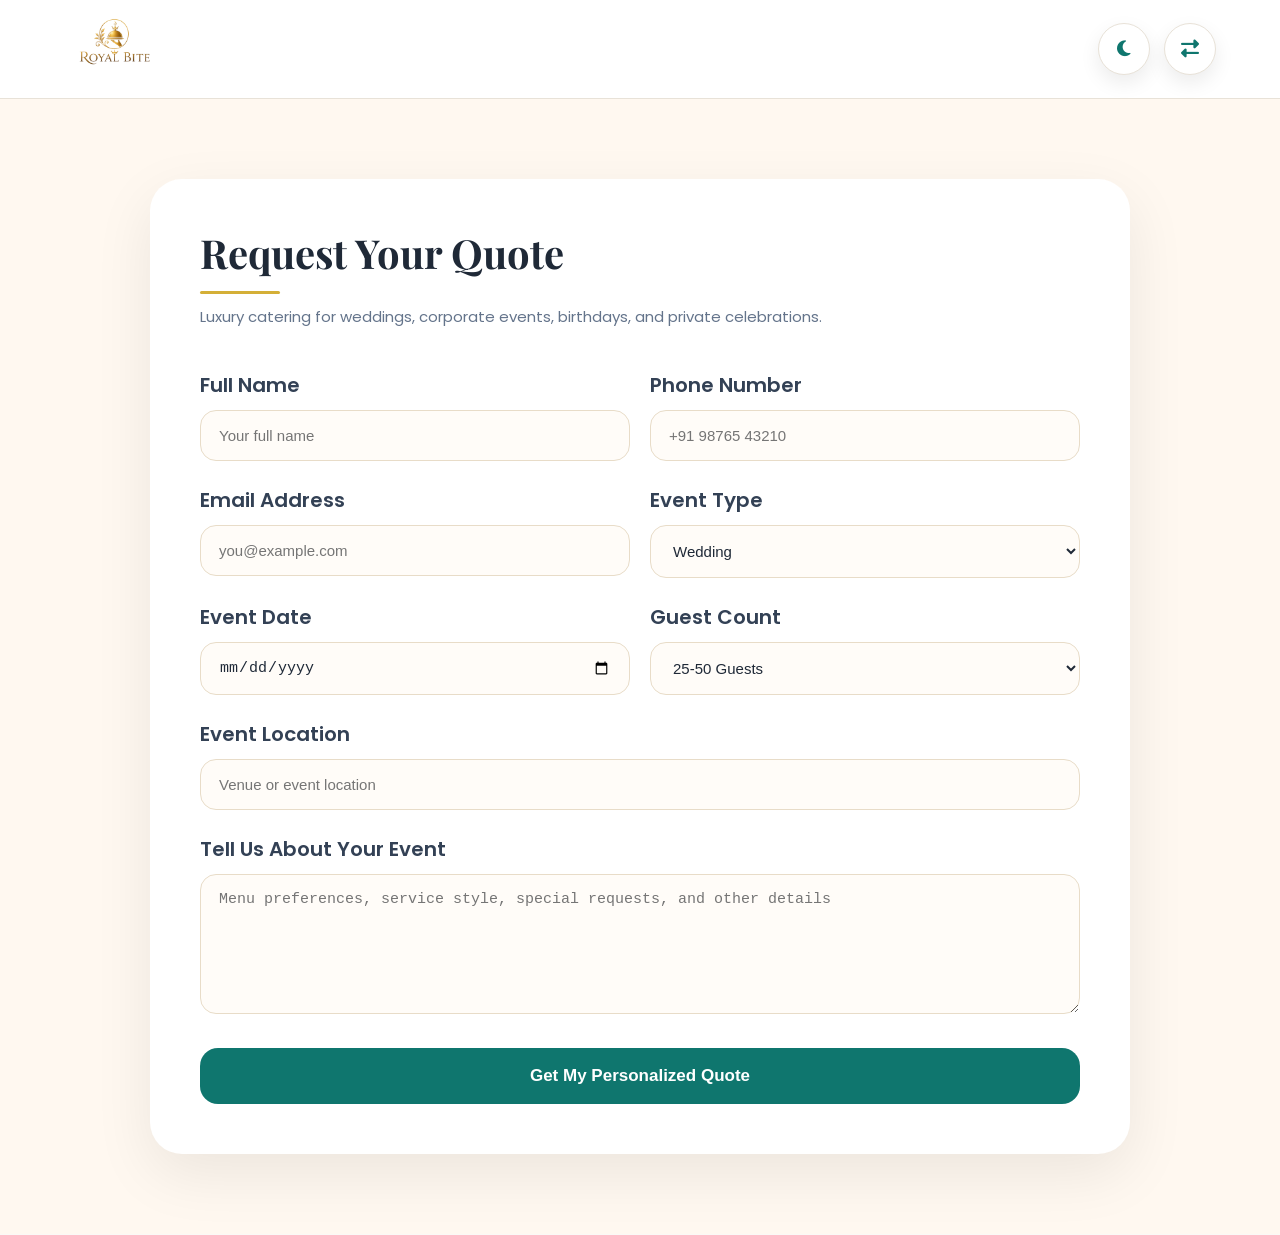
<file: quote.html>
<!DOCTYPE html>
<html lang="en">

<head>

    <!-- Meta Tags -->
    <meta charset="UTF-8">
    <meta name="viewport" content="width=device-width, initial-scale=1.0">

    <!-- Website Title -->
    <title>Royal Bite | Catering & Events</title>

    <!-- Favicon -->
    <link rel="icon" type="image/png" href="images/logo.png">

    <!-- Google Fonts -->
    <link rel="preconnect" href="https://fonts.googleapis.com">
    <link rel="preconnect" href="https://fonts.gstatic.com" crossorigin>

    <link href="https://fonts.googleapis.com/css2?family=Playfair+Display:wght@500;600;700&family=Poppins:wght@300;400;500;600;700&display=swap" rel="stylesheet">

    <!-- Font Awesome -->
    <link rel="stylesheet"
        href="https://cdnjs.cloudflare.com/ajax/libs/font-awesome/6.7.2/css/all.min.css">

    <!-- Main CSS -->
    <link rel="stylesheet" href="css/style.css">

    <!-- Responsive CSS -->
    <link rel="stylesheet" href="css/responsive.css">

</head>

<body>
    <!--==================== HEADER START ====================-->

<header class='quote-header'>
    <div class='container'>
        <a href='index.html' class='quote-logo'>
            <img src='images/logo.png' alt='Royal Bite'>
        </a>

        <div class='quote-header-actions'>
            <button class='theme-toggle' id='theme-toggle'>
                <i class='fa-solid fa-moon'></i>
            </button>

            <button class='rtl-toggle' id='rtl-toggle'>
                <i class='fa-solid fa-right-left'></i>
            </button>
        </div>
    </div>
</header>

        

    

<!--==================== HEADER END ====================-->
<section class='quote-page'>
  <div class='quote-card'>

    <div class='quote-top'>
      
      <div>
        <h2>Request Your Quote</h2>
        <p>Luxury catering for weddings, corporate events, birthdays, and private celebrations.</p>
      </div>
    </div>

    <form class='quote-form-modern'>

      <div class='input-row'>
        <div class='input-group'>
          <label>Full Name</label>
          <input type='text' placeholder='Your full name'>
        </div>

        <div class='input-group'>
          <label>Phone Number</label>
          <input type='tel' placeholder='+91 98765 43210'>
        </div>
      </div>

      <div class='input-row'>
        <div class='input-group'>
          <label>Email Address</label>
          <input type='email' placeholder='you@example.com'>
        </div>

        <div class='input-group'>
          <label>Event Type</label>
          <select>
            <option>Wedding</option>
            <option>Corporate Event</option>
            <option>Birthday Party</option>
            <option>Private Event</option>
          </select>
        </div>
      </div>

      <div class='input-row'>
        <div class='input-group'>
          <label>Event Date</label>
          <input type='date'>
        </div>

        <div class='input-group'>
          <label>Guest Count</label>
          <select>
            <option>25-50 Guests</option>
            <option>50-100 Guests</option>
            <option>100-250 Guests</option>
            <option>250+ Guests</option>
          </select>
        </div>
      </div>

      <div class='input-group'>
        <label>Event Location</label>
        <input type='text' placeholder='Venue or event location'>
      </div>

      <div class='input-group'>
        <label>Tell Us About Your Event</label>
        <textarea rows='5' placeholder='Menu preferences, service style, special requests, and other details'></textarea>
      </div>

      <button class='quote-btn-modern'>Get My Personalized Quote</button>

    </form>
  </div>
</section>


<!-- Scroll To Top -->
<button id="scrollTopBtn" class="scroll-top-btn">
    <i class="fa-solid fa-arrow-up"></i>
</button>

<!-- Main JavaScript -->
<script src="js/script.js"></script>

</body>
</html>
</file>
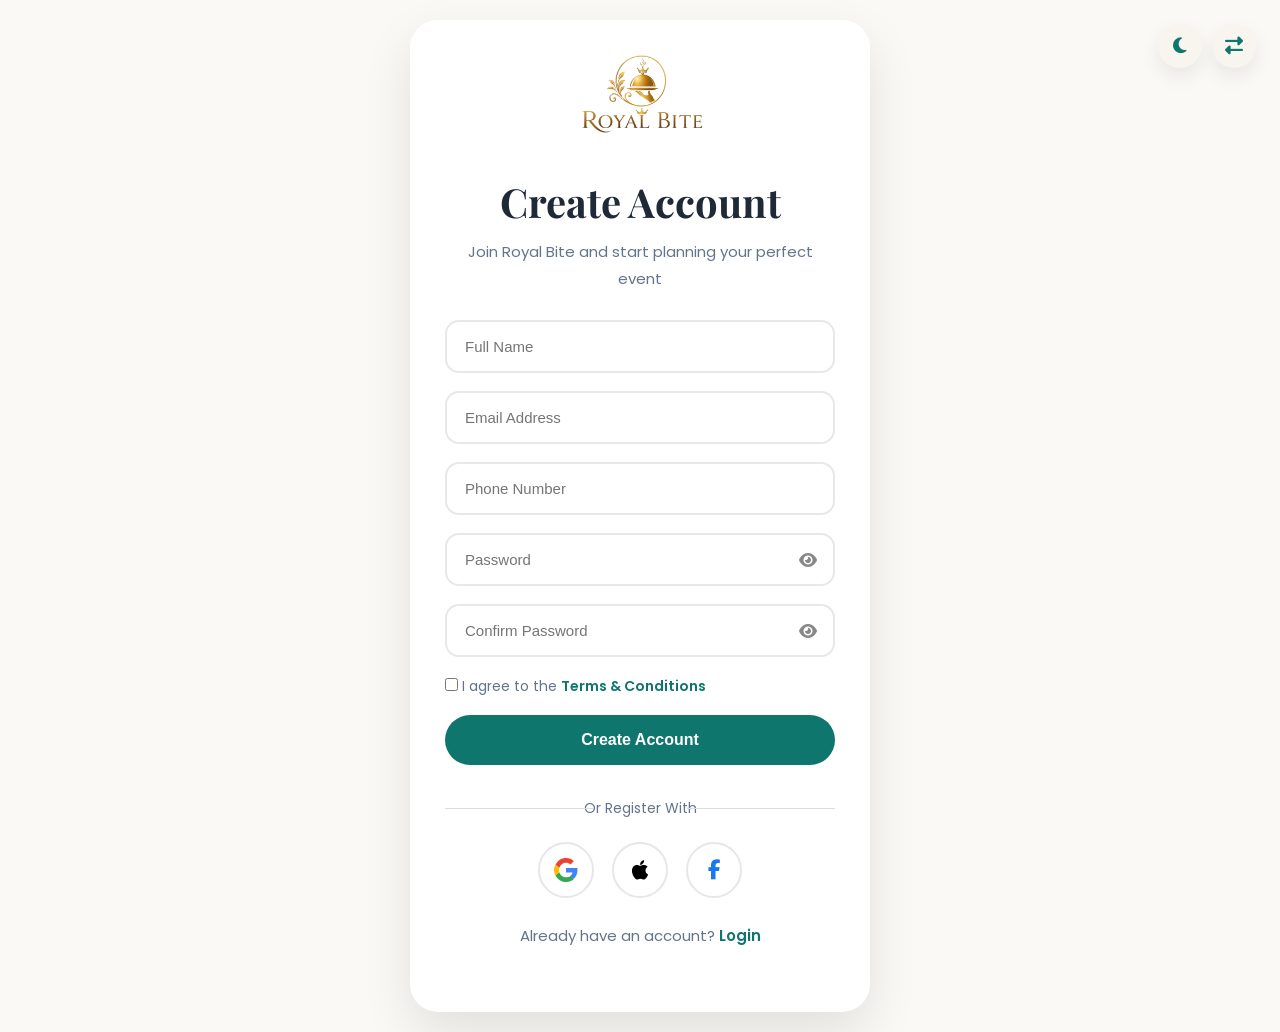
<file: register.html>
<!DOCTYPE html>
<html lang="en">

<head>

    <!-- Meta Tags -->
    <meta charset="UTF-8">
    <meta name="viewport" content="width=device-width, initial-scale=1.0">

    <!-- Website Title -->
    <title>Royal Bite | Catering & Events</title>

    <!-- Favicon -->
    <link rel="icon" type="image/png" href="images/logo.png">

    <!-- Google Fonts -->
    <link rel="preconnect" href="https://fonts.googleapis.com">
    <link rel="preconnect" href="https://fonts.gstatic.com" crossorigin>

    <link href="https://fonts.googleapis.com/css2?family=Playfair+Display:wght@500;600;700&family=Poppins:wght@300;400;500;600;700&display=swap" rel="stylesheet">

    <!-- Font Awesome -->
    <link rel="stylesheet"
        href="https://cdnjs.cloudflare.com/ajax/libs/font-awesome/6.7.2/css/all.min.css">

    <!-- Main CSS -->
    <link rel="stylesheet" href="css/style.css">

    <!-- Responsive CSS -->
    <link rel="stylesheet" href="css/responsive.css">

</head>

<body>

    <!--=========================================
                REGISTER SECTION
==========================================-->

<section class="register-section">

    <div class="auth-controls">
        <button class="theme-toggle auth-theme-toggle" aria-label="Toggle dark mode">
            <i class="fa-solid fa-moon"></i>
        </button>

        <button class="rtl-toggle auth-rtl-toggle" aria-label="Toggle RTL mode">
            <i class="fa-solid fa-right-left"></i>
        </button>
    </div>

    <div class="register-container">

        <div class="register-content">

            <!-- Logo -->

            <a class="register-logo" href="index.html">

                <img src="images/logo.png" alt="Royal Bite">

            </a>

            <h2>Create Account</h2>

            <p>Join Royal Bite and start planning your perfect event</p>

            <!-- Register Form -->

            <form class="register-form" action="#">

                <!-- Full Name -->

                <div class="register-group">

                    <input type="text"
                           placeholder="Full Name"
                           required>

                </div>

                <!-- Email -->

                <div class="register-group">

                    <input type="email"
                           placeholder="Email Address"
                           required>

                </div>

                <!-- Phone -->

                <div class="register-group">

                    <input type="tel"
                           placeholder="Phone Number"
                           required>

                </div>

                <!-- Password -->

                <div class="register-group register-password">

                    <input type="password"
                           id="registerPassword"
                           placeholder="Password"
                           required>

                    <i class="fa-solid fa-eye toggle-register-password"></i>

                </div>

                <!-- Confirm Password -->

                <div class="register-group register-password">

                    <input type="password"
                           id="confirmPassword"
                           placeholder="Confirm Password"
                           required>

                    <i class="fa-solid fa-eye toggle-confirm-password"></i>

                </div>

                <!-- Terms -->

                <div class="register-options">

                    <label>

                        <input type="checkbox" required>

                        I agree to the <a href="#">Terms & Conditions</a>

                    </label>

                </div>

                <!-- Register Button -->

                <button type="submit"
                        class="register-btn">

                    Create Account

                </button>

            </form>

            <!-- Divider -->

            <div class="register-divider">

                <span>Or Register With</span>

            </div>

            <!-- Social Login -->

            <div class="social-buttons">

                <!-- Google -->

                <a href="#" class="google-btn">

                    <svg class="google-logo" viewBox="0 0 24 24" aria-hidden="true">

                        <path fill="#4285F4" d="M23.5 12.3c0-.8-.1-1.6-.2-2.3H12v4.4h6.5c-.3 1.4-1.1 2.7-2.3 3.5v2.9h3.7c2.2-2 3.6-5 3.6-8.5z"/>

                        <path fill="#34A853" d="M12 24c3.2 0 5.9-1.1 7.9-2.9l-3.7-2.9c-1 .7-2.4 1.1-4.2 1.1-3.1 0-5.7-2.1-6.6-4.9H1.6v3C3.5 21.3 7.4 24 12 24z"/>

                        <path fill="#FBBC05" d="M5.4 14.4c-.2-.7-.4-1.5-.4-2.4s.1-1.6.4-2.4v-3H1.6C.6 8.2 0 10.1 0 12s.6 3.8 1.6 5.4l3.8-3z"/>

                        <path fill="#EA4335" d="M12 4.7c1.7 0 3.3.6 4.5 1.8l3.3-3.3C17.9 1.2 15.2 0 12 0 7.4 0 3.5 2.7 1.6 6.6l3.8 3C6.3 6.8 8.9 4.7 12 4.7z"/>

                    </svg>

                </a>

                <!-- Apple -->

                <a href="#" class="apple-btn">

                    <i class="fab fa-apple"></i>

                </a>

                <!-- Facebook -->

                <a href="#" class="facebook-btn">

                    <i class="fab fa-facebook-f"></i>

                </a>

            </div>

            <!-- Login Link -->

            <div class="register-login-link">

                <p>

                    Already have an account?

                    <a href="login.html">Login</a>

                </p>

            </div>

        </div>

    </div>

</section>

<!-- Main JavaScript -->
    <script src="js/script.js"></script>

</body>


</html>
</file>
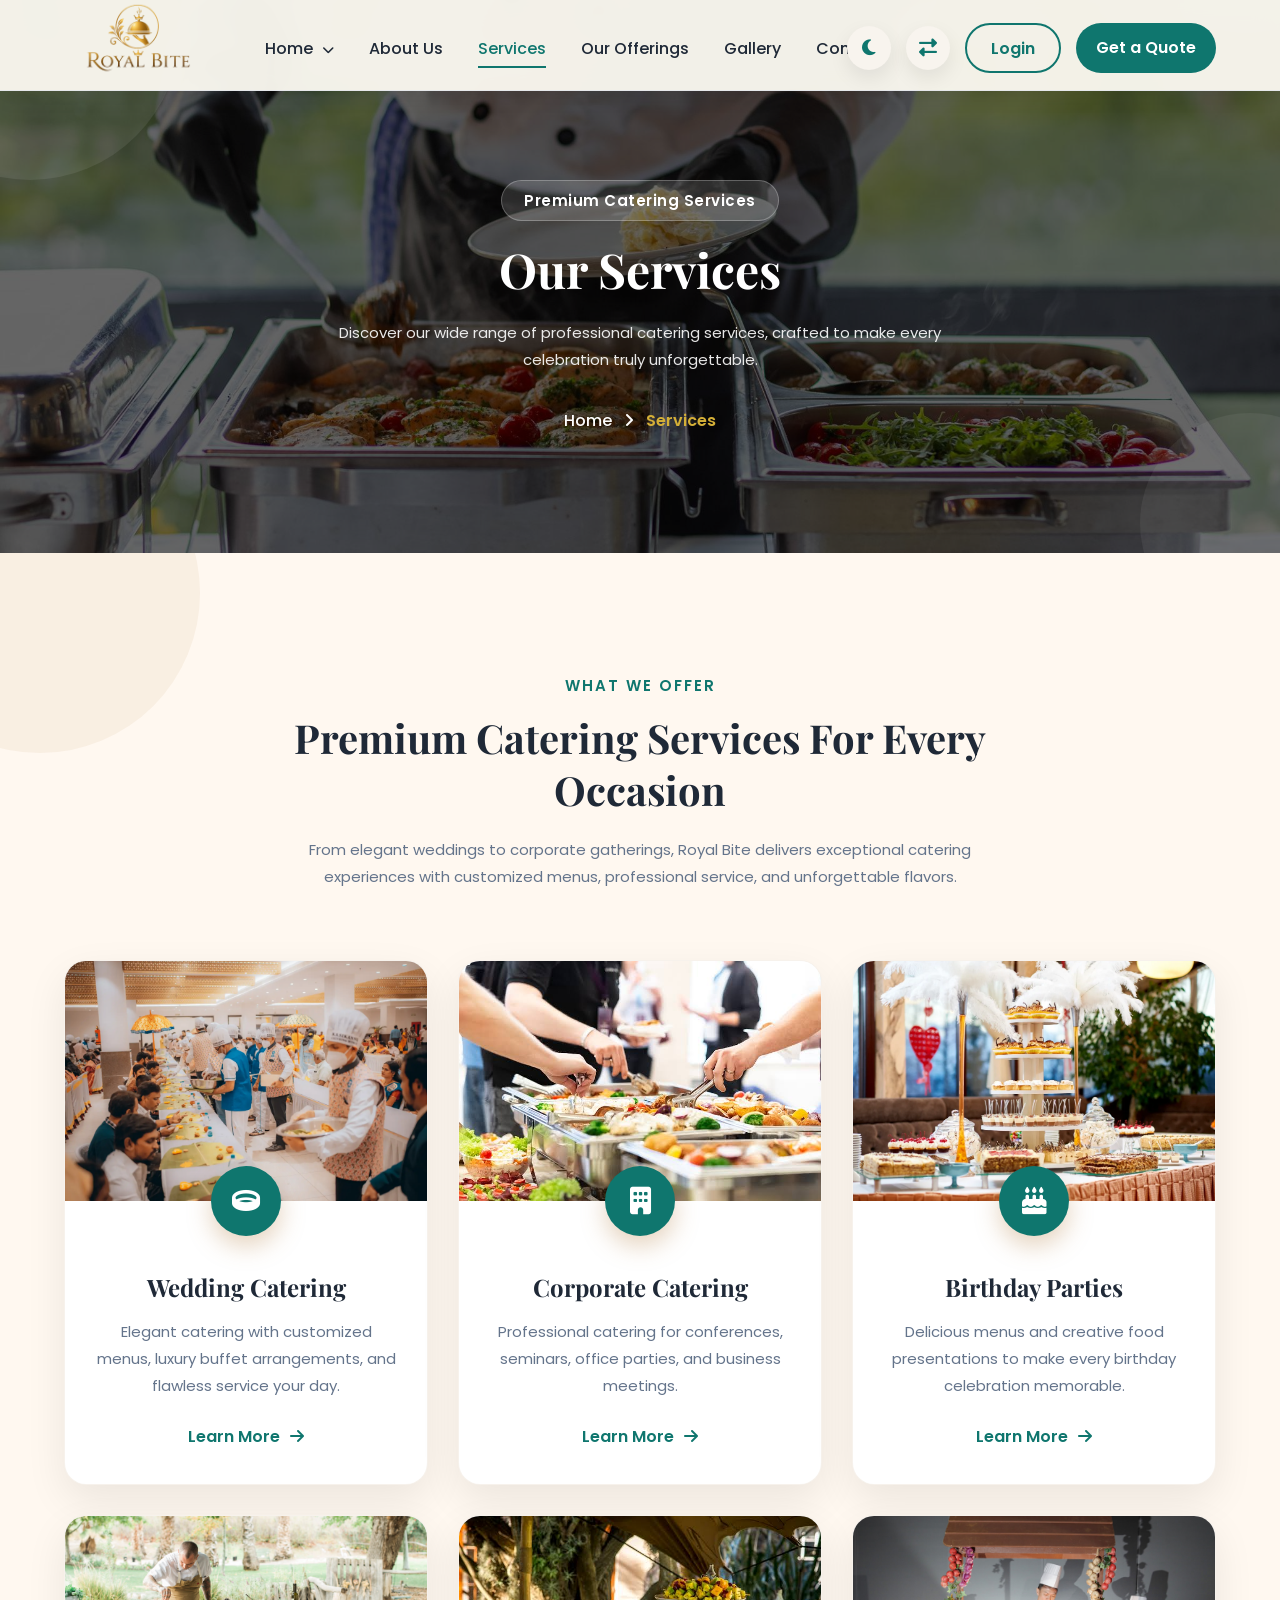
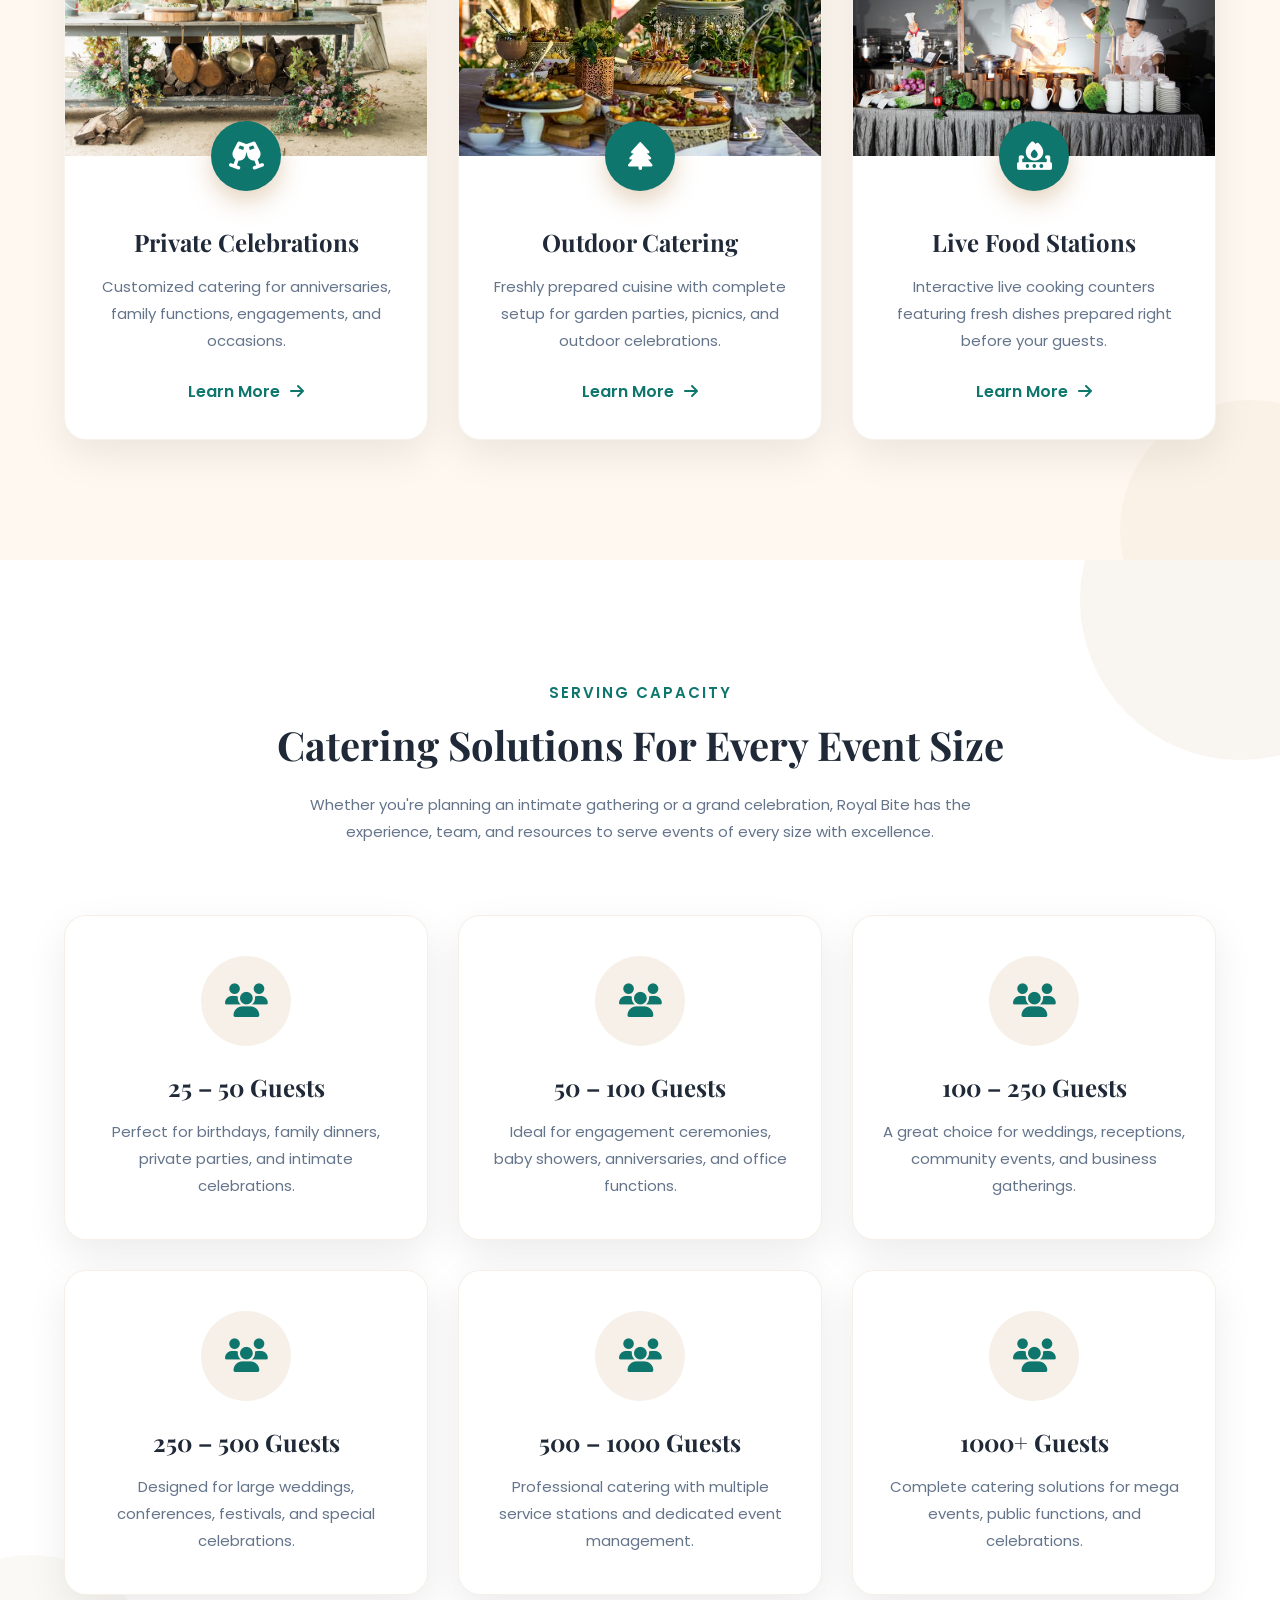
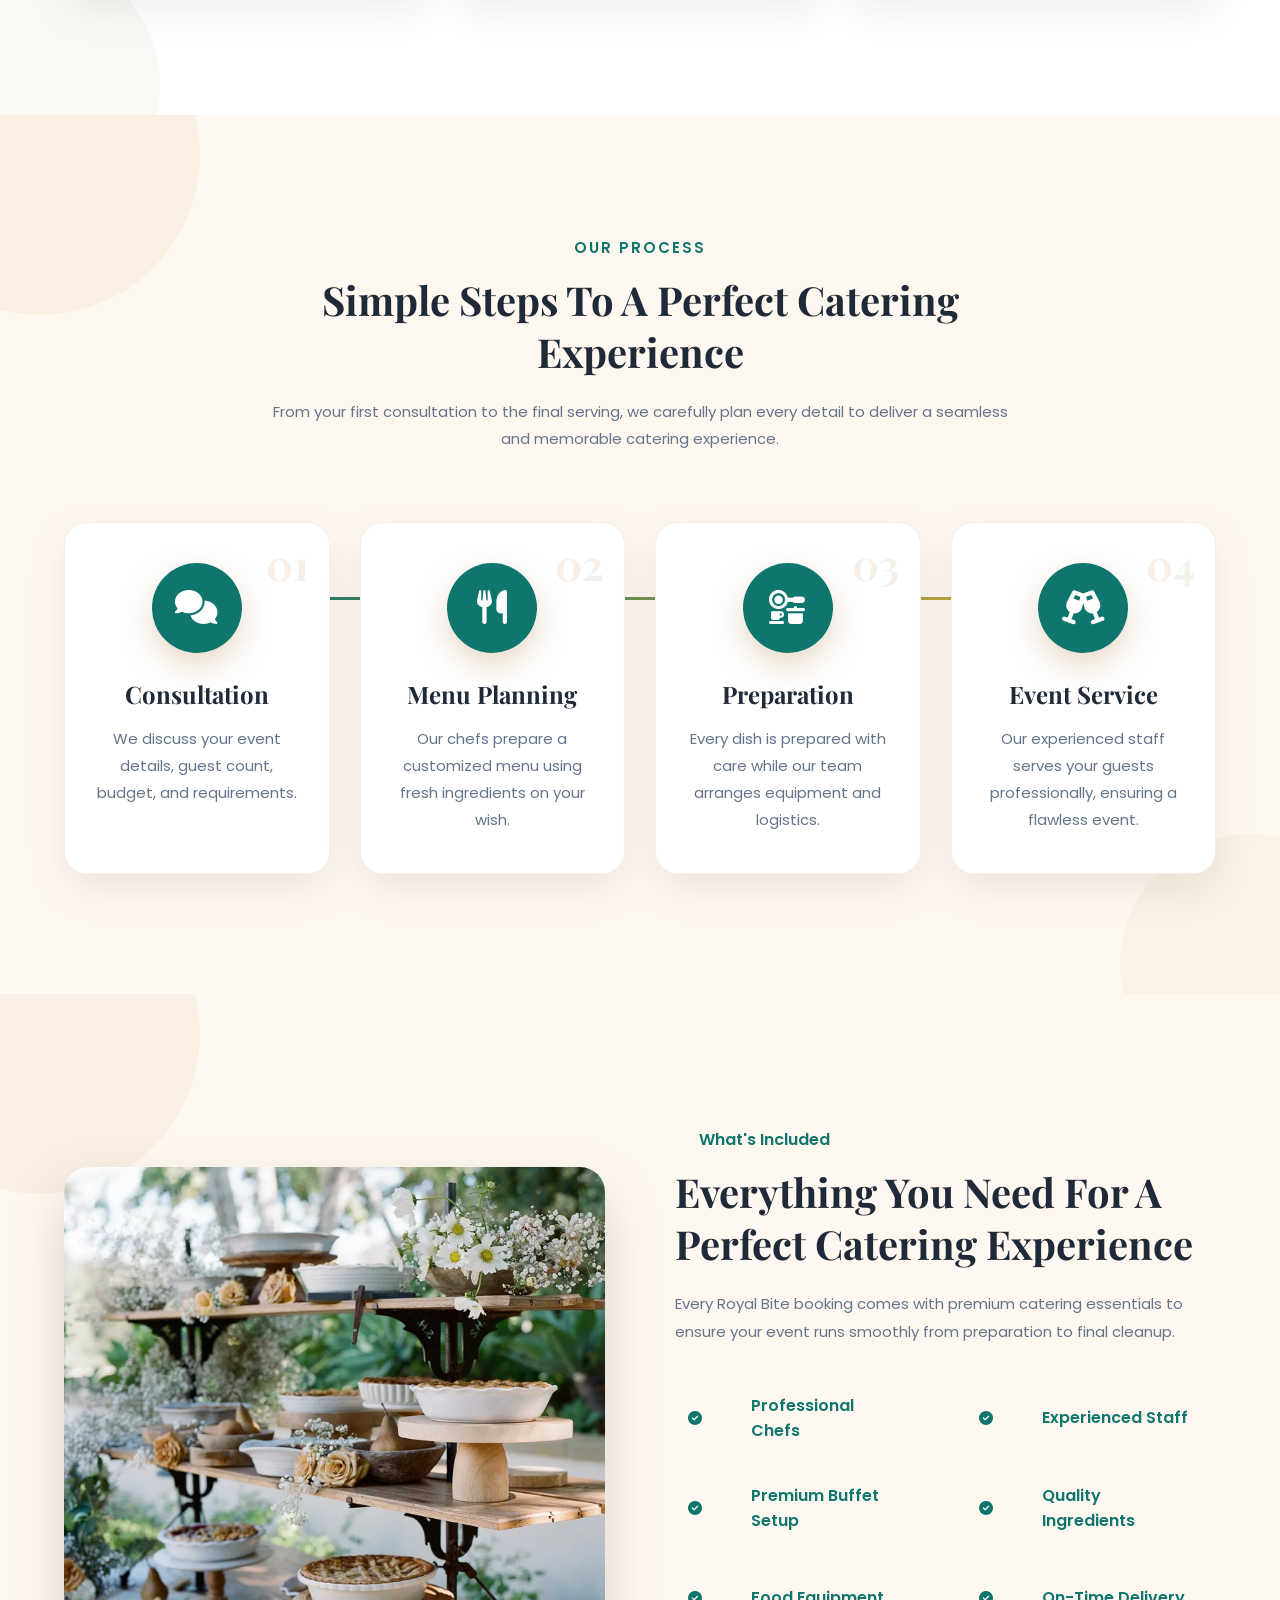
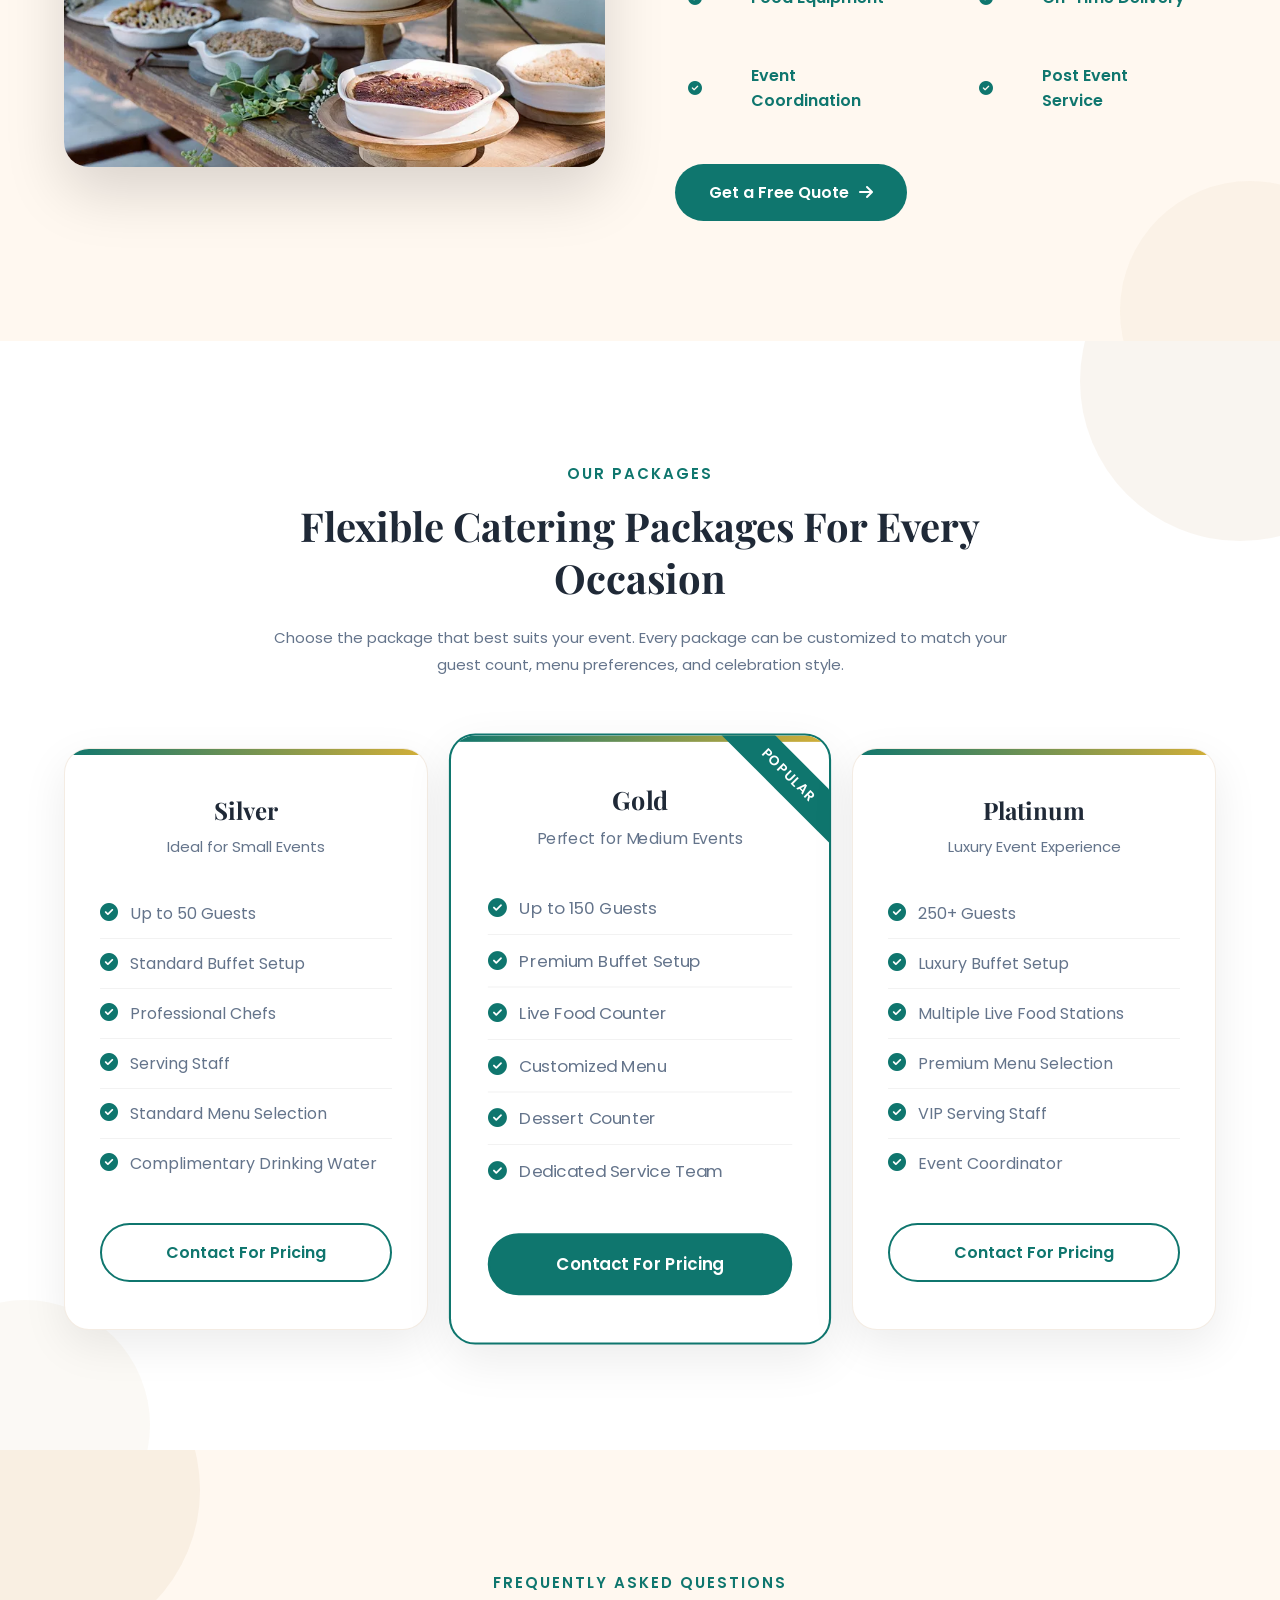
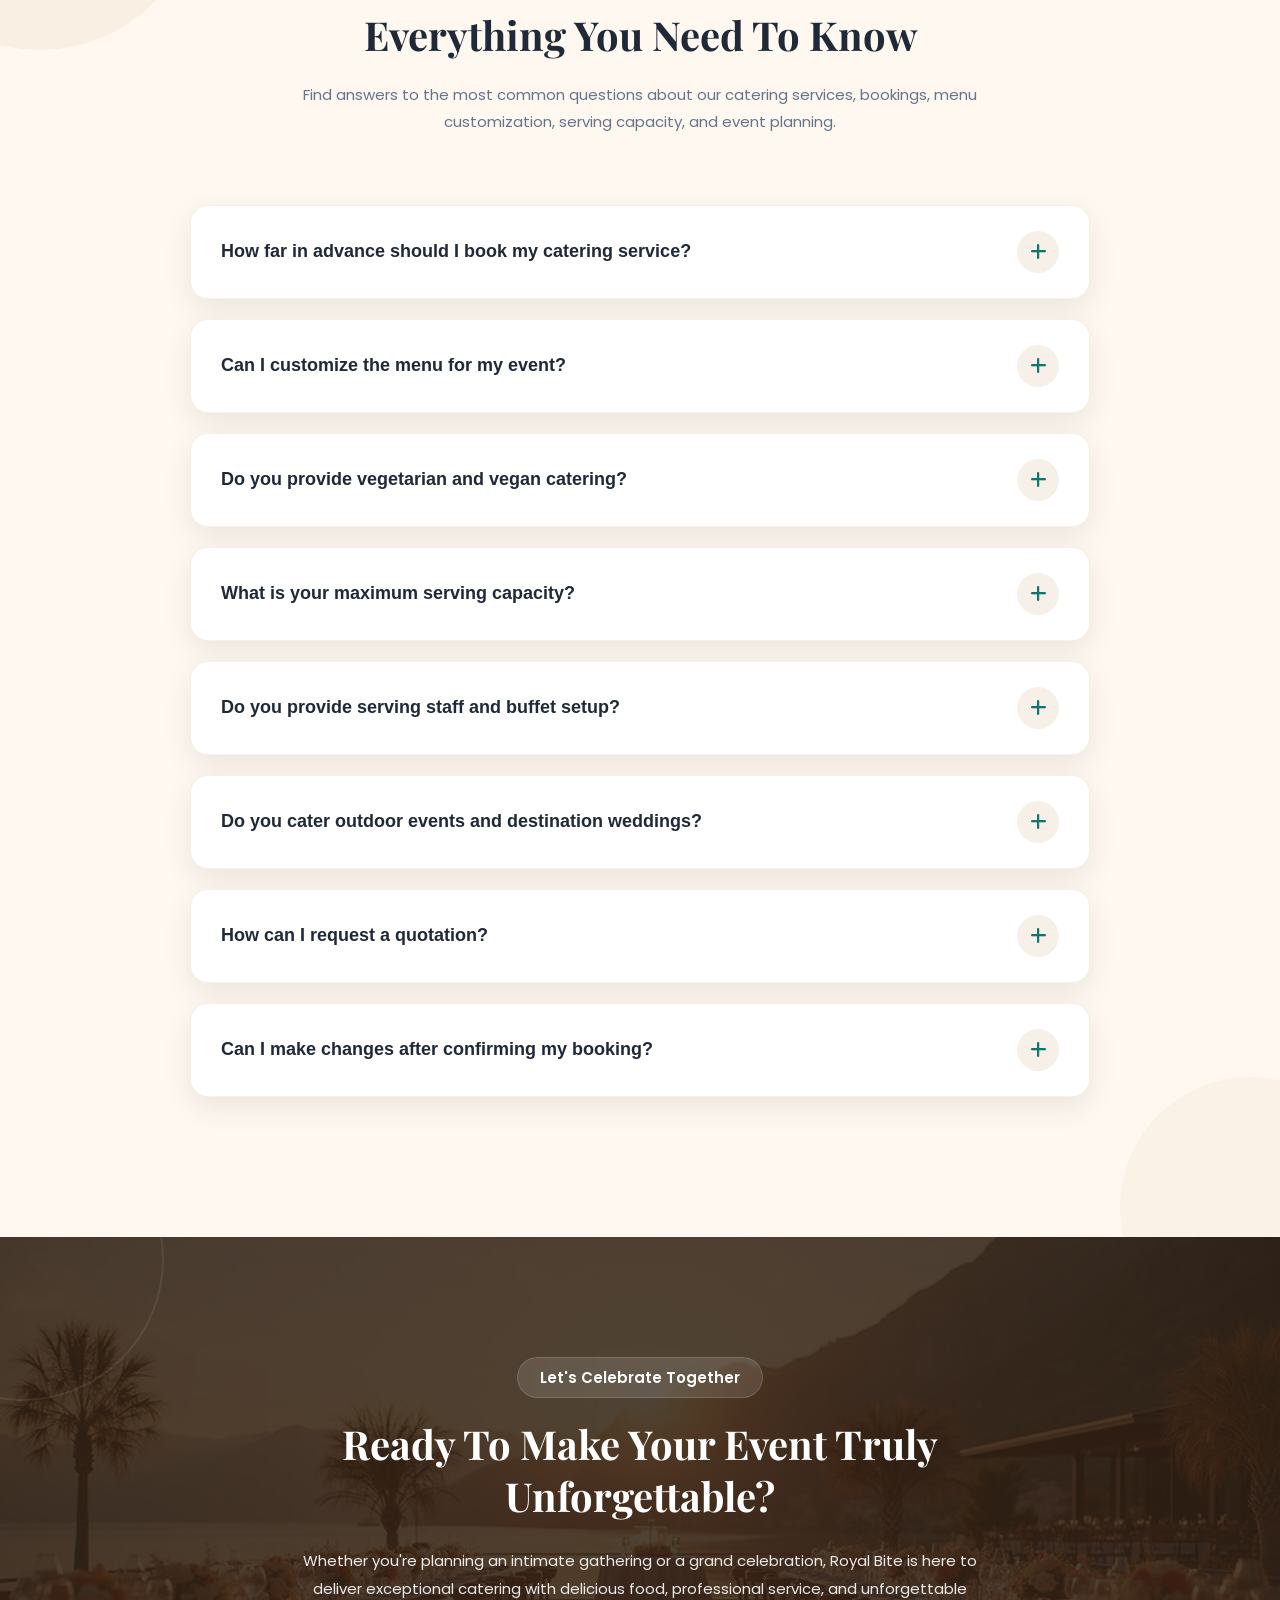
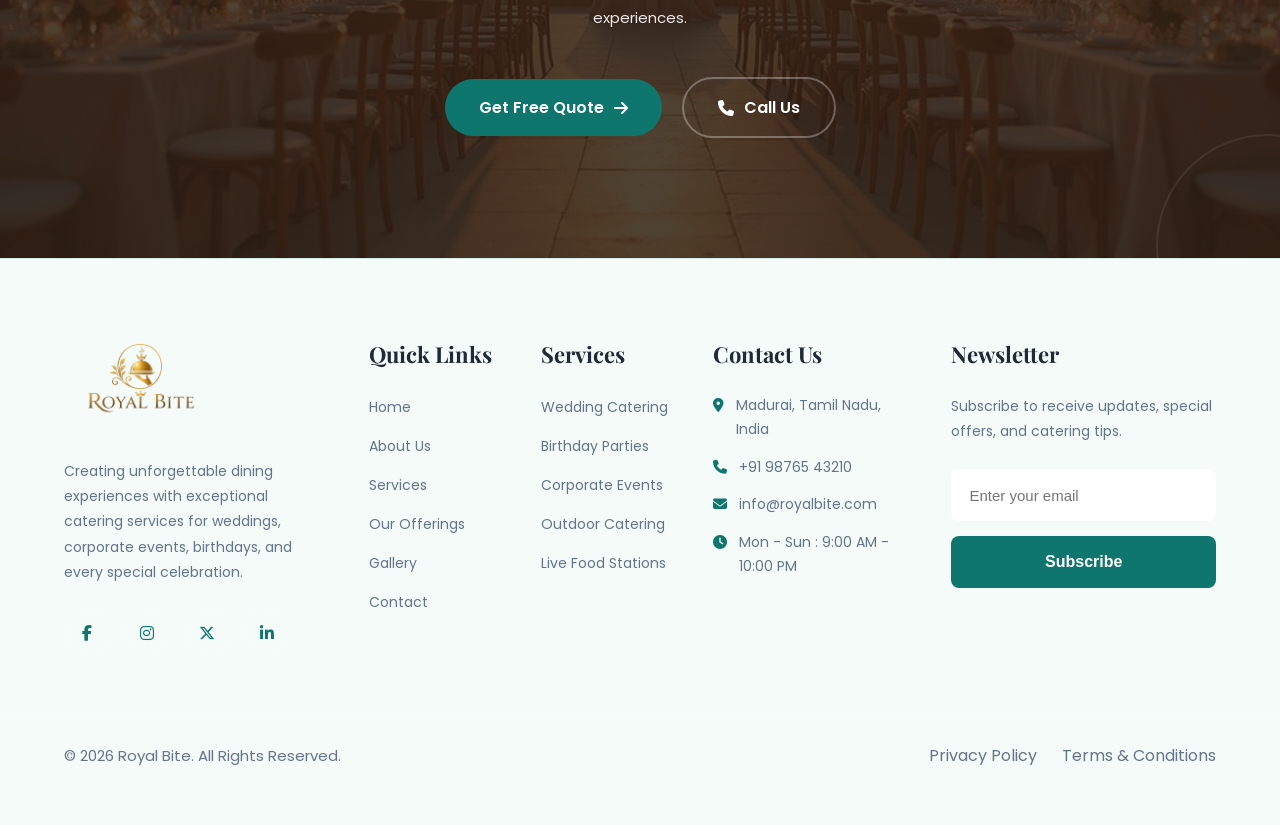
<file: services.html>
<!DOCTYPE html>
<html lang="en">

<head>

    <!-- Meta Tags -->
    <meta charset="UTF-8">
    <meta name="viewport" content="width=device-width, initial-scale=1.0">

    <!-- Website Title -->
    <title>Royal Bite | Catering & Events</title>

    <!-- Favicon -->
    <link rel="icon" type="image/png" href="images/logo.png">

    <!-- Google Fonts -->
    <link rel="preconnect" href="https://fonts.googleapis.com">
    <link rel="preconnect" href="https://fonts.gstatic.com" crossorigin>

    <link href="https://fonts.googleapis.com/css2?family=Playfair+Display:wght@500;600;700&family=Poppins:wght@300;400;500;600;700&display=swap" rel="stylesheet">

    <!-- Font Awesome -->
    <link rel="stylesheet"
        href="https://cdnjs.cloudflare.com/ajax/libs/font-awesome/6.7.2/css/all.min.css">

    <!-- Main CSS -->
    <link rel="stylesheet" href="css/style.css">

    <!-- Responsive CSS -->
    <link rel="stylesheet" href="css/responsive.css">

</head>

<body>
    <!--==================== HEADER START ====================-->

<header class="header">

    <div class="container">

        <!--========== Logo ==========-->

        <a href="index.html" class="logo">

            <img src="images/logo.png" alt="Royal Bite">

        </a>

        <!--========== Navigation ==========-->

        <nav class="navbar" id="navbar">

            <ul class="nav-menu">

                <li class="dropdown">

                    <a href="#" class="nav-link">
                        Home
                        <i class="fa-solid fa-chevron-down"></i>
                    </a>

                    <ul class="dropdown-menu">

                        <li><a href="index.html">Home 1</a></li>

                        <li><a href="home2.html">Home 2</a></li>

                    </ul>

                </li>

                <li>
                    <a href="about.html" class="nav-link">
                        About Us
                    </a>
                </li>

                <li>
                    <a href="services.html" class="nav-link active">
                        Services
                    </a>
                </li>

                <li>
                    <a href="offerings.html" class="nav-link">
                        Our Offerings
                    </a>
                </li>

                <li>
                    <a href="gallery.html" class="nav-link">
                        Gallery
                    </a>
                </li>

                <li>
                    <a href="contact.html" class="nav-link">
                        Contact
                    </a>
                </li>

            </ul>

            <!-- Mobile Buttons -->

            <div class="mobile-btn">

                <a href="login.html" class="login-btn">
                    Login
                </a>

                <a href="quote.html" class="quote-btn">
                    Get a Quote
                </a>
                <button class="theme-toggle">
                    <i class="fa-solid fa-moon"></i>
                    <span>Dark Mode</span>
                </button>
                <button class="rtl-toggle">
                    <i class="fa-solid fa-right-left"></i>
                    <span>RTL / LTR</span>
                </button>

            </div>

        </nav>

        <!-- Desktop Buttons -->
         <div class="desktop-btn">

    <button class="theme-toggle" id="theme-toggle">
        <i class="fa-solid fa-moon"></i>
    </button>

    <button class="rtl-toggle" id="rtl-toggle">
        <i class="fa-solid fa-right-left"></i>
    </button>

    <a href="login.html" class="login-btn">Login</a>

    <a href="quote.html" class="quote-btn">Get a Quote</a>

</div>

        <!-- Hamburger -->

        <div class="menu-toggle" id="menu-toggle">

            <i class="fa-solid fa-bars"></i>

        </div>

    </div>

</header>

<!--==================== HEADER END ====================-->
<section class="services-banner">

    <div class="services-banner-overlay"></div>

    <div class="container">

        <div class="services-banner-content">

            <span class="services-subtitle">

                Premium Catering Services

            </span>

            <h1>Our Services</h1>

            <p>
                Discover our wide range of professional catering services,
                crafted to make every celebration truly unforgettable.
            </p>

            <div class="services-breadcrumb">

                <a href="index.html">Home</a>

                <span>
                    <i class="fa-solid fa-angle-right"></i>
                </span>

                <span class="active">
                    Services
                </span>

            </div>

        </div>

    </div>

</section>
<!--=====================================
        OUR CATERING SERVICES START
======================================-->

<section class="catering-services">

    <div class="container">

        <div class="section-title">

            <span>What We Offer</span>

            <h2>Premium Catering Services For Every Occasion</h2>

            <p>

                From elegant weddings to corporate gatherings, Royal Bite
                delivers exceptional catering experiences with customized
                menus, professional service, and unforgettable flavors.

            </p>

        </div>

        <div class="services-grid">

            <!-- Wedding -->

            <div class="service-card">

                <div class="service-image">

                    <img src="images/service1.jpg" alt="Wedding Catering">

                </div>

                <div class="service-content">

                    <div class="service-icon">

                        <i class="fa-solid fa-ring"></i>

                    </div>

                    <h3>Wedding Catering</h3>

                    <p>

                        Elegant catering with customized menus, luxury buffet
                        arrangements, and flawless service your day.

                    </p>

                    <a href="contact.html" class="service-btn">

                        Learn More

                        <i class="fa-solid fa-arrow-right"></i>

                    </a>

                </div>

            </div>

            <!-- Corporate -->

            <div class="service-card">

                <div class="service-image">

                    <img src="images/service2.jpg" alt="Corporate Events">

                </div>

                <div class="service-content">

                    <div class="service-icon">

                        <i class="fa-solid fa-building"></i>

                    </div>

                    <h3>Corporate Catering</h3>

                    <p>

                        Professional catering for conferences, seminars,
                        office parties, and business meetings.

                    </p>

                    <a href="contact.html" class="service-btn">

                        Learn More

                        <i class="fa-solid fa-arrow-right"></i>

                    </a>

                </div>

            </div>

            <!-- Birthday -->

            <div class="service-card">

                <div class="service-image">

                    <img src="images/service3.jpg" alt="Birthday Party">

                </div>

                <div class="service-content">

                    <div class="service-icon">

                        <i class="fa-solid fa-cake-candles"></i>

                    </div>

                    <h3>Birthday Parties</h3>

                    <p>

                        Delicious menus and creative food presentations
                        to make every birthday celebration memorable.

                    </p>

                    <a href="contact.html" class="service-btn">

                        Learn More

                        <i class="fa-solid fa-arrow-right"></i>

                    </a>

                </div>

            </div>

            <!-- Private -->

            <div class="service-card">

                <div class="service-image">

                    <img src="images/service4.jpg" alt="Private Events">

                </div>

                <div class="service-content">

                    <div class="service-icon">

                        <i class="fa-solid fa-champagne-glasses"></i>

                    </div>

                    <h3>Private Celebrations</h3>

                    <p>

                        Customized catering for anniversaries, family
                        functions, engagements, and occasions.

                    </p>

                    <a href="contact.html" class="service-btn">

                        Learn More

                        <i class="fa-solid fa-arrow-right"></i>

                    </a>

                </div>

            </div>

            <!-- Outdoor -->

            <div class="service-card">

                <div class="service-image">

                    <img src="images/service5.jpg" alt="Outdoor Catering">

                </div>

                <div class="service-content">

                    <div class="service-icon">

                        <i class="fa-solid fa-tree"></i>

                    </div>

                    <h3>Outdoor Catering</h3>

                    <p>

                        Freshly prepared cuisine with complete setup for
                        garden parties, picnics, and outdoor celebrations.

                    </p>

                    <a href="contact.html" class="service-btn">

                        Learn More

                        <i class="fa-solid fa-arrow-right"></i>

                    </a>

                </div>

            </div>

            <!-- Live Counter -->

            <div class="service-card">

                <div class="service-image">

                    <img src="images/service6.jpg" alt="Live Food Stations">

                </div>

                <div class="service-content">

                    <div class="service-icon">

                        <i class="fa-solid fa-fire-burner"></i>

                    </div>

                    <h3>Live Food Stations</h3>

                    <p>

                        Interactive live cooking counters featuring fresh
                        dishes prepared right before your guests.

                    </p>

                    <a href="contact.html" class="service-btn">

                        Learn More

                        <i class="fa-solid fa-arrow-right"></i>

                    </a>

                </div>

            </div>

        </div>

    </div>

</section>

<!--=====================================
        OUR CATERING SERVICES END
======================================-->
<!--=====================================
        SERVING CAPACITY START
======================================-->

<section class="serving-capacity">

    <div class="container">

        <div class="section-title">

            <span>Serving Capacity</span>

            <h2>Catering Solutions For Every Event Size</h2>

            <p>

                Whether you're planning an intimate gathering or a grand
                celebration, Royal Bite has the experience, team, and
                resources to serve events of every size with excellence.

            </p>

        </div>

        <div class="capacity-grid">

            <!-- Capacity 1 -->

            <div class="capacity-card">

                <div class="capacity-icon">

                    <i class="fa-solid fa-users"></i>

                </div>

                <h3>25 – 50 Guests</h3>

                <p>

                    Perfect for birthdays, family dinners, private parties,
                    and intimate celebrations.

                </p>

            </div>

            <!-- Capacity 2 -->

            <div class="capacity-card">

                <div class="capacity-icon">

                    <i class="fa-solid fa-users"></i>

                </div>

                <h3>50 – 100 Guests</h3>

                <p>

                    Ideal for engagement ceremonies, baby showers,
                    anniversaries, and office functions.

                </p>

            </div>

            <!-- Capacity 3 -->

            <div class="capacity-card">

                <div class="capacity-icon">

                    <i class="fa-solid fa-users"></i>

                </div>

                <h3>100 – 250 Guests</h3>

                <p>

                    A great choice for weddings, receptions,
                    community events, and business gatherings.

                </p>

            </div>

            <!-- Capacity 4 -->

            <div class="capacity-card">

                <div class="capacity-icon">

                    <i class="fa-solid fa-users"></i>

                </div>

                <h3>250 – 500 Guests</h3>

                <p>

                    Designed for large weddings, conferences,
                    festivals, and special celebrations.

                </p>

            </div>

            <!-- Capacity 5 -->

            <div class="capacity-card">

                <div class="capacity-icon">

                    <i class="fa-solid fa-users"></i>

                </div>

                <h3>500 – 1000 Guests</h3>

                <p>

                    Professional catering with multiple service
                    stations and dedicated event management.

                </p>

            </div>

            <!-- Capacity 6 -->

            <div class="capacity-card">

                <div class="capacity-icon">

                    <i class="fa-solid fa-users"></i>

                </div>

                <h3>1000+ Guests</h3>

                <p>

                    Complete catering solutions for mega events,
                    public functions, and celebrations.

                </p>

            </div>

        </div>

    </div>

</section>

<!--=====================================
        SERVING CAPACITY END
======================================-->
<!--=====================================
        OUR SERVICE PROCESS START
======================================-->

<section class="service-process">

    <div class="container">

        <div class="section-title">

            <span>Our Process</span>

            <h2>Simple Steps To A Perfect Catering Experience</h2>

            <p>

                From your first consultation to the final serving,
                we carefully plan every detail to deliver a seamless
                and memorable catering experience.

            </p>

        </div>

        <div class="process-grid">

            <!-- Step 1 -->

            <div class="process-card">

                <div class="process-number">01</div>

                <div class="process-icon">

                    <i class="fa-solid fa-comments"></i>

                </div>

                <h3>Consultation</h3>

                <p>

                    We discuss your event details, guest count,
                    budget, and requirements.

                </p>

            </div>

            <!-- Step 2 -->

            <div class="process-card">

                <div class="process-number">02</div>

                <div class="process-icon">

                    <i class="fa-solid fa-utensils"></i>

                </div>

                <h3>Menu Planning</h3>

                <p>

                    Our chefs prepare a customized menu using
                    fresh ingredients on your wish.

                </p>

            </div>

            <!-- Step 3 -->

            <div class="process-card">

                <div class="process-number">03</div>

                <div class="process-icon">

                    <i class="fa-solid fa-kitchen-set"></i>

                </div>

                <h3>Preparation</h3>

                <p>

                    Every dish is prepared with care while our
                    team arranges equipment and logistics.

                </p>

            </div>

            <!-- Step 4 -->

            <div class="process-card">

                <div class="process-number">04</div>

                <div class="process-icon">

                    <i class="fa-solid fa-champagne-glasses"></i>

                </div>

                <h3>Event Service</h3>

                <p>

                    Our experienced staff serves your guests
                    professionally, ensuring a flawless event.

                </p>

            </div>

        </div>

    </div>

</section>

<!--=====================================
        OUR SERVICE PROCESS END
======================================-->
<!--=====================================
        WHAT'S INCLUDED START
======================================-->

<section class="booking-includes">

    <div class="container">

        <div class="booking-includes-wrapper">

            <!--========== Left Image ==========-->

            <div class="booking-image">

                <img src="images/booking-includes.jpg" alt="Royal Bite Catering">

            </div>

            <!--========== Right Content ==========-->

            <div class="booking-content">

                <span>What's Included</span>

                <h2>Everything You Need For A Perfect Catering Experience</h2>

                <p>

                    Every Royal Bite booking comes with premium catering
                    essentials to ensure your event runs smoothly from
                    preparation to final cleanup.

                </p>

                <div class="booking-list">

                    <div class="booking-item">

                        <i class="fa-solid fa-circle-check"></i>

                        <span>Professional Chefs</span>

                    </div>

                    <div class="booking-item">

                        <i class="fa-solid fa-circle-check"></i>

                        <span>Experienced Staff</span>

                    </div>

                    <div class="booking-item">

                        <i class="fa-solid fa-circle-check"></i>

                        <span>Premium Buffet Setup</span>

                    </div>

                    <div class="booking-item">

                        <i class="fa-solid fa-circle-check"></i>

                        <span>Quality Ingredients</span>

                    </div>

                    <div class="booking-item">

                        <i class="fa-solid fa-circle-check"></i>

                        <span>Food Equipment</span>

                    </div>

                    <div class="booking-item">

                        <i class="fa-solid fa-circle-check"></i>

                        <span>On-Time Delivery</span>

                    </div>

                    <div class="booking-item">

                        <i class="fa-solid fa-circle-check"></i>

                        <span>Event Coordination</span>

                    </div>

                    <div class="booking-item">

                        <i class="fa-solid fa-circle-check"></i>

                        <span>Post Event Service</span>

                    </div>

                </div>

                <a href="contact.html" class="booking-btn">

    Get a Free Quote

    <i class="fa-solid fa-arrow-right"></i>

</a>
                </a>

            </div>

        </div>

    </div>

</section>

<!--=====================================
        WHAT'S INCLUDED END
======================================-->
<!--=====================================
        CATERING PACKAGES START
======================================-->

<section class="catering-packages">

    <div class="container">

        <div class="section-title">

            <span>Our Packages</span>

            <h2>Flexible Catering Packages For Every Occasion</h2>

            <p>

                Choose the package that best suits your event. Every
                package can be customized to match your guest count,
                menu preferences, and celebration style.

            </p>

        </div>

        <div class="packages-grid">

            <!--========== Silver Package ==========-->

            <div class="package-card">

                <div class="package-header">

                    <h3>Silver</h3>

                    <span>Ideal for Small Events</span>

                </div>

                <ul class="package-list">

                    <li>

                        <i class="fa-solid fa-circle-check"></i>

                        Up to 50 Guests

                    </li>

                    <li>

                        <i class="fa-solid fa-circle-check"></i>

                        Standard Buffet Setup

                    </li>

                    <li>

                        <i class="fa-solid fa-circle-check"></i>

                        Professional Chefs

                    </li>

                    <li>

                        <i class="fa-solid fa-circle-check"></i>

                        Serving Staff

                    </li>

                    <li>

                        <i class="fa-solid fa-circle-check"></i>

                        Standard Menu Selection

                    </li>
                    <li>
                        
                        <i class="fa-solid fa-circle-check"></i>
                        
                        Complimentary Drinking Water
                    
                    </li>

                </ul>

                <a href="contact.html" class="package-btn secondary">

                    Contact For Pricing

                </a>

            </div>

            <!--========== Gold Package ==========-->

            <div class="package-card featured-package">

                <div class="package-badge">

                    Popular

                </div>

                <div class="package-header">

                    <h3>Gold</h3>

                    <span>Perfect for Medium Events</span>

                </div>

                <ul class="package-list">

                    <li>

                        <i class="fa-solid fa-circle-check"></i>

                        Up to 150 Guests

                    </li>

                    <li>

                        <i class="fa-solid fa-circle-check"></i>

                        Premium Buffet Setup

                    </li>

                    <li>

                        <i class="fa-solid fa-circle-check"></i>

                        Live Food Counter

                    </li>

                    <li>

                        <i class="fa-solid fa-circle-check"></i>

                        Customized Menu

                    </li>

                    <li>

                        <i class="fa-solid fa-circle-check"></i>

                        Dessert Counter

                    </li>

                    <li>

                        <i class="fa-solid fa-circle-check"></i>

                        Dedicated Service Team

                    </li>

                </ul>

                <a href="contact.html" class="package-btn primary">

                    Contact For Pricing

                </a>

            </div>

            <!--========== Platinum Package ==========-->

            <div class="package-card">

                <div class="package-header">

                    <h3>Platinum</h3>

                    <span>Luxury Event Experience</span>

                </div>

                <ul class="package-list">

                    <li>

                        <i class="fa-solid fa-circle-check"></i>

                        250+ Guests

                    </li>

                    <li>

                        <i class="fa-solid fa-circle-check"></i>

                        Luxury Buffet Setup

                    </li>

                    <li>

                        <i class="fa-solid fa-circle-check"></i>

                        Multiple Live Food Stations

                    </li>

                    <li>

                        <i class="fa-solid fa-circle-check"></i>

                        Premium Menu Selection

                    </li>

                    <li>

                        <i class="fa-solid fa-circle-check"></i>

                        VIP Serving Staff

                    </li>

                    <li>

                        <i class="fa-solid fa-circle-check"></i>

                        Event Coordinator

                    </li>

                </ul>

                <a href="contact.html" class="package-btn secondary">

                    Contact For Pricing

                </a>

            </div>

        </div>

    </div>

</section>

<!--=====================================
        CATERING PACKAGES END
======================================-->
<!--=====================================
        SERVICES FAQ START
======================================-->

<section class="services-faq">

    <div class="container">

        <div class="section-title">

            <span>Frequently Asked Questions</span>

            <h2>Everything You Need To Know</h2>

            <p>

                Find answers to the most common questions about our
                catering services, bookings, menu customization,
                serving capacity, and event planning.

            </p>

        </div>

        <div class="services-faq-container">

            <!-- FAQ 1 -->

            <div class="services-faq-item">

                <button class="services-faq-question">

                    <span>How far in advance should I book my catering service?</span>

                    <i class="fa-solid fa-plus"></i>

                </button>

                <div class="services-faq-answer">

                    <p>

                        We recommend booking at least 2–4 weeks in advance.
                        For weddings, large corporate events, and peak
                        seasons, booking 2–3 months earlier ensures better
                        availability and planning.

                    </p>

                </div>

            </div>

            <!-- FAQ 2 -->

            <div class="services-faq-item">

                <button class="services-faq-question">

                    <span>Can I customize the menu for my event?</span>

                    <i class="fa-solid fa-plus"></i>

                </button>

                <div class="services-faq-answer">

                    <p>

                        Yes. Our chefs can create a customized menu based
                        on your event theme, dietary preferences, cuisine
                        choices, and budget requirements.

                    </p>

                </div>

            </div>

            <!-- FAQ 3 -->

            <div class="services-faq-item">

                <button class="services-faq-question">

                    <span>Do you provide vegetarian and vegan catering?</span>

                    <i class="fa-solid fa-plus"></i>

                </button>

                <div class="services-faq-answer">

                    <p>

                        Absolutely. We offer a wide selection of vegetarian,
                        vegan, Jain, and other special dietary menus to
                        accommodate your guests' needs.

                    </p>

                </div>

            </div>

            <!-- FAQ 4 -->

            <div class="services-faq-item">

                <button class="services-faq-question">

                    <span>What is your maximum serving capacity?</span>

                    <i class="fa-solid fa-plus"></i>

                </button>

                <div class="services-faq-answer">

                    <p>

                        Royal Bite can cater for events ranging from
                        intimate gatherings of 25 guests to large-scale
                        celebrations with over 1,000 guests.

                    </p>

                </div>

            </div>

            <!-- FAQ 5 -->

            <div class="services-faq-item">

                <button class="services-faq-question">

                    <span>Do you provide serving staff and buffet setup?</span>

                    <i class="fa-solid fa-plus"></i>

                </button>

                <div class="services-faq-answer">

                    <p>

                        Yes. Our catering packages include professional
                        serving staff, buffet setup, food warmers, and
                        essential serving equipment to ensure smooth service.

                    </p>

                </div>

            </div>

            <!-- FAQ 6 -->

            <div class="services-faq-item">

                <button class="services-faq-question">

                    <span>Do you cater outdoor events and destination weddings?</span>

                    <i class="fa-solid fa-plus"></i>

                </button>

                <div class="services-faq-answer">

                    <p>

                        Yes. We provide complete catering solutions for
                        outdoor venues, garden parties, beach events,
                        destination weddings, and corporate retreats.

                    </p>

                </div>

            </div>

            <!-- FAQ 7 -->

            <div class="services-faq-item">

                <button class="services-faq-question">

                    <span>How can I request a quotation?</span>

                    <i class="fa-solid fa-plus"></i>

                </button>

                <div class="services-faq-answer">

                    <p>

                        Simply contact us through our website, phone,
                        or email with your event details. Our team will
                        prepare a personalized quotation based on your
                        requirements.

                    </p>

                </div>

            </div>

            <!-- FAQ 8 -->

            <div class="services-faq-item">

                <button class="services-faq-question">

                    <span>Can I make changes after confirming my booking?</span>

                    <i class="fa-solid fa-plus"></i>

                </button>

                <div class="services-faq-answer">

                    <p>

                        Yes. Depending on the event date, menu changes,
                        guest count updates, and additional service
                        requests can usually be accommodated. Please
                        contact us as early as possible.

                    </p>

                </div>

            </div>

        </div>

    </div>

</section>

<!--=====================================
        SERVICES FAQ END
======================================-->
<!--=====================================
        SERVICES CTA START
======================================-->

<section class="services-cta">

    <div class="container">

        <div class="services-cta-content">

            <span>Let's Celebrate Together</span>

            <h2>

                Ready To Make Your Event Truly Unforgettable?

            </h2>

            <p>

                Whether you're planning an intimate gathering or a grand
                celebration, Royal Bite is here to deliver exceptional
                catering with delicious food, professional service, and
                unforgettable experiences.

            </p>

            <div class="services-cta-buttons">

                <a href="contact.html" class="services-cta-btn">

                    Get Free Quote

                    <i class="fa-solid fa-arrow-right"></i>

                </a>

                <a href="tel:+911234567890" class="services-outline-btn">

                    <i class="fa-solid fa-phone"></i>

                    Call Us

                </a>

            </div>

        </div>

    </div>

</section>

<!--=====================================
        SERVICES CTA END
======================================-->



































<!--==================== FOOTER START ====================-->

<footer class="footer">

    <div class="container">

        <div class="footer-content">

            <!--========== Company Info ==========-->

            <div class="footer-box">

                <a href="index.html" class="footer-logo">
                    <img src="images/logo.png" alt="Royal Bite">
                </a>

                <p>
                    Creating unforgettable dining experiences with exceptional
                    catering services for weddings, corporate events, birthdays,
                    and every special celebration.
                </p>

                <div class="footer-social">

                    <a href="#"><i class="fa-brands fa-facebook-f"></i></a>

                    <a href="#"><i class="fa-brands fa-instagram"></i></a>

                    <a href="#"><i class="fa-brands fa-x-twitter"></i></a>

                    <a href="#"><i class="fa-brands fa-linkedin-in"></i></a>

                </div>

            </div>

            <!--========== Quick Links ==========-->

            <div class="footer-box">

                <h3>Quick Links</h3>

                <ul>

                    <li><a href="index.html">Home</a></li>

                    <li><a href="about.html">About Us</a></li>

                    <li><a href="services.html">Services</a></li>

                    <li><a href="offerings.html">Our Offerings</a></li>

                    <li><a href="gallery.html">Gallery</a></li>

                    <li><a href="contact.html">Contact</a></li>

                </ul>

            </div>

            <!--========== Services ==========-->

            <div class="footer-box">

                <h3>Services</h3>

                <ul>

                    <li><a href="#">Wedding Catering</a></li>

                    <li><a href="#">Birthday Parties</a></li>

                    <li><a href="#">Corporate Events</a></li>

                    <li><a href="#">Outdoor Catering</a></li>

                    <li><a href="#">Live Food Stations</a></li>

                </ul>

            </div>

            <!--========== Contact ==========-->

            <div class="footer-box">

                <h3>Contact Us</h3>

                <ul class="contact-info">

                    <li>
                        <i class="fa-solid fa-location-dot"></i>
                        Madurai, Tamil Nadu, India
                    </li>

                    <li>
                        <i class="fa-solid fa-phone"></i>
                        +91 98765 43210
                    </li>

                    <li>
                        <i class="fa-solid fa-envelope"></i>
                        info@royalbite.com
                    </li>

                    <li>
                        <i class="fa-solid fa-clock"></i>
                        Mon - Sun : 9:00 AM - 10:00 PM
                    </li>

                </ul>

            </div>

            <!--========== Newsletter ==========-->

            <div class="footer-box">

                <h3>Newsletter</h3>

                <p>
                    Subscribe to receive updates, special offers,
                    and catering tips.
                </p>

                <form class="newsletter">

                    <input type="email"
                        placeholder="Enter your email"
                        required>

                    <button type="submit">
                        Subscribe
                    </button>

                </form>

            </div>

        </div>

    </div>

    <!--========== Footer Bottom ==========-->

    <div class="footer-bottom">

        <div class="container">

            <p>
                © 2026 Royal Bite. All Rights Reserved.
            </p>

            <div class="footer-links">

                <a href="#">Privacy Policy</a>

                <a href="#">Terms & Conditions</a>

            </div>

        </div>

    </div>

</footer>

<!--==================== FOOTER END ====================-->



<!-- Scroll To Top -->
<button id="scrollTopBtn" class="scroll-top-btn">
    <i class="fa-solid fa-arrow-up"></i>
</button>
    <!-- Main JavaScript -->
    <script src="js/script.js"></script>

</body>


</html>
</file>
<file: css/style.css>
/*=====================================
    GOOGLE FONT
======================================*/

@import url('https://fonts.googleapis.com/css2?family=Playfair+Display:wght@400;500;600;700;800&family=Poppins:wght@300;400;500;600;700&display=swap');


/*=====================================
    ROOT
======================================*/

:root{
    --primary-color: #0F766E;      /* Emerald green */
    --secondary-color: #D4AF37;    /* Gold accent */

    --white: #FFFFFF;
    --black: #1F2937;              /* Dark heading color */
    --text: #64748B;               /* Secondary text */
    --bg: #FAF9F6;                 /* Main light background */

    /* Extra theme colors */
    --section-bg: #F4FBF9;         /* Light emerald section */
    --card-bg: #FFFFFF;            /* Cards */
    --soft-bg: #ECF8F5;            /* Soft emerald */
    --border-color: #D7EAE5;       /* Light border */

    --transition: .3s ease;
}

/*=====================================
    RESET
======================================*/

*{
    margin:0;
    padding:0;
    box-sizing:border-box;
}

html{
    scroll-behavior:smooth;
}

body{
    font-family:'Poppins',sans-serif;
    background:var(--bg);
    overflow-x:hidden;
}

body.rtl-mode{
    direction:rtl;
    text-align:right;
}

body.rtl-mode input,
body.rtl-mode textarea,
body.rtl-mode select{
    direction:inherit;
    text-align:inherit;
}

a{
    text-decoration:none;
}

ul{
    list-style:none;
}

img{
    display:block;
    width:100%;
}

.container{
    width:90%;
    max-width:1320px;
    margin:auto;
}

/*=====================================
    HEADER
======================================*/

.header{

    position:fixed;

    top:0;
    left:0;

    width:100%;

    background: rgba(250, 248, 240, 0.96);
    backdrop-filter: blur(12px);
    border-bottom: 1px solid #E6E8EB;

    box-shadow:0 5px 20px rgba(0,0,0,.08);

    z-index:999;

}

.header .container{

    display:grid;

    grid-template-columns:220px 1fr 300px;

    align-items:center;

    height:90px;

}

/*=====================================
    LOGO
======================================*/

.logo img{

    width:145px;

}

/*=====================================
    NAVIGATION
======================================*/

.navbar{

    display:flex;

    justify-content:center;

    transform:translateX(-25px);

}

.nav-menu{

    display:flex;

    align-items:center;

    gap:35px;

}

.nav-link{

    color:var(--black);

    font-size:16px;

    font-weight:500;

    transition:.3s;

    white-space:nowrap;

}

.nav-link:hover{

    color:var(--primary-color);

}

.nav-link i{

    font-size:12px;

    margin-left:5px;

}

/*=====================================
    HOME DROPDOWN
======================================*/

.dropdown{

    position:relative;

}

.dropdown-menu{

    position:absolute;

    top:45px;

    left:0;

    width:180px;

    background:#fff;

    border-radius:10px;

    box-shadow:0 10px 25px rgba(0,0,0,.08);

    opacity:0;

    visibility:hidden;

    transition:.3s;

}

.dropdown:hover .dropdown-menu{

    opacity:1;

    visibility:visible;

}

.dropdown-menu a{

    display:block;

    padding:14px 20px;

    color:#333;

    transition:.3s;

}

.dropdown-menu a:hover{

    background:#FFF8F0;

    color:var(--primary-color);

}

/*=====================================
    DESKTOP BUTTONS
======================================*/
/*=====================================
    DARK MODE & RTL BUTTON
======================================*/

.theme-toggle,
.rtl-toggle{

    width:44px;

    height:44px;

    min-width:44px;

    min-height:44px;

    padding:0;

    border:none;

    outline:none;

    border-radius:50%;

    display:flex;

    align-items:center;

    justify-content:center;

    background:#F8F4EE;

    color:var(--primary-color);

    cursor:pointer;

    font-size:18px;

    transition:all .35s ease;

    box-shadow:0 8px 20px rgba(0,0,0,.08);

}

.theme-toggle:hover,
.rtl-toggle:hover{

    background:var(--primary-color);

    color:#fff;

    transform:translateY(-3px);

    box-shadow:0 15px 35px rgba(180,129,70,.35);

}

.theme-toggle:active,
.rtl-toggle:active{

    transform:scale(.95);

}

/*=====================================
    ACTIVE STATE
======================================*/

.theme-toggle.active,
.rtl-toggle.active{

    background:var(--secondary-color);

    color:#fff;

}

/*=====================================
    ICON
======================================*/

.theme-toggle i,
.rtl-toggle i{

    transition:.4s;

}

.theme-toggle:hover i{

    transform:rotate(25deg);

}

.rtl-toggle:hover i{

    transform:rotate(180deg);

}

.desktop-btn{

    display:flex;

    justify-content:flex-end;

    align-items:center;

    gap:15px;

}

.login-btn{

    padding:11px 24px;

    border:2px solid var(--primary-color);

    border-radius:40px;

    color:var(--primary-color);

    font-weight:600;

    transition:.3s;

    height:50px;
    display: flex;
    align-items: center;
    justify-content: center;

}

.login-btn:hover{

    background:var(--primary-color);

    color:#fff;

}

.quote-btn{

    display:inline-flex;
    align-items:center;
    justify-content:center;
    min-width:140px;
    height:50px;
    padding:0 28px;
    background:var(--primary-color);
    color:#fff;
    border-radius:50px;
    font-weight:600;
    font-size:16px;
    line-height:1;
    white-space:nowrap;
    border:none;
    transition:.3s ease;
}

.quote-btn:hover{

    background:var(--primary-color);

    color:#222;

}

/*=====================================
    MOBILE BUTTONS
======================================*/

.mobile-btn{

    display:none;

}

/*=====================================
    HAMBURGER
======================================*/

.menu-toggle{

    display:none;

    font-size:30px;

    color:var(--primary-color);

    cursor:pointer;

}
/*=====================================
    FOOTER
======================================*/

.footer{

    background: #F4FBF9;
    border-top: 1px solid #D7EAE5;
    color: var(--text);
     padding: 80px 0 30px;
}
.footer-top {
    padding-top: 40px;
    padding-bottom: 40px;
}

.footer-content{

    display:grid;

    grid-template-columns:2fr 1fr 1fr 1.5fr 2fr;

    gap:40px;

}

.footer-logo img{

    width:150px;

    margin-bottom:20px;

    filter:none;

}

.footer-box p{

    color:var(--text);

    line-height:1.8;

    margin-bottom:25px;

}

.footer-box h3{

    font-family:'Playfair Display', serif;

    font-size:24px;

    color:var(--black);

    margin-bottom:25px;

}

.footer-box ul li{

    margin-bottom:14px;

}

.footer-box ul li a{

    color:var(--text);

    transition:.3s;

}

.footer-box ul li a:hover{

    color:var(--primary-color);

    padding-left:8px;

}

/*=====================================
    CONTACT INFO
======================================*/

.contact-info li{

    display:flex;

    align-items:flex-start;

    gap:12px;

    color:var(--text);

    line-height:1.7;

}

.contact-info i{

    color:var(--primary-color);

    margin-top:4px;

}

/*=====================================
    SOCIAL ICONS
======================================*/

.footer-social{

    display:flex;

    gap:15px;

}

.footer-social a{

    width:45px;

    height:45px;

    display:flex;

    align-items:center;

    justify-content:center;

    border:1px solid rgba(255,255,255,.2);

    border-radius:50%;

    color:var(--primary-color);

    transition:.3s;

}

.footer-social a:hover{

    background:var(--primary-color);

    color:#2F1B14;

    transform:translateY(-5px);

}

/*=====================================
    NEWSLETTER
======================================*/

.newsletter{

    display:flex;

    flex-direction:column;

    gap:15px;

}

.newsletter input{

    width:100%;

    height:52px;

    padding:0 18px;

    border:none;

    border-radius:8px;

    outline:none;

    font-size:15px;

}

.newsletter button{

    height:52px;

    border:none;

    border-radius:8px;

    background:var(--primary-color);

    color:#fff;

    font-size:16px;

    font-weight:600;

    cursor:pointer;

    transition:.3s;

}

.newsletter button:hover{

    background:var(--primary-color);

}

/*=====================================
    FOOTER BOTTOM
======================================*/

.footer-bottom{

    margin-top:60px;

    border-top:1px solid rgba(255,255,255,.1);

    padding:26px 0;

}

.footer-bottom .container{

    display:flex;

    justify-content:space-between;

    align-items:center;

}

.footer-bottom p{

    color:var(--text);

}

.footer-links{

    display:flex;

    gap:25px;

}

.footer-links a{

    color:var(--text);

    transition:.3s;

}

.footer-links a:hover{

    color:var(--secondary-color);

}

/**home1 hero **/
/*=====================================
    HERO
======================================*/

.hero{

    margin-top:90px;
    background: #FAF9F6;

}

.hero-slider{

    position:relative;

    width:100%;

    height:100vh;

    overflow:hidden;

}

.hero-slide{

    position:absolute;

    width:100%;

    height:100%;

    top:0;
    left:0;

    opacity:0;

    visibility:hidden;

    transition:opacity .8s ease;

}

.hero-slide.active{

    opacity:1;

    visibility:visible;

}

.hero-slide img{

    width:100%;

    height:100%;

    object-fit:cover;

}

.hero-overlay{

    position:absolute;

    inset:0;

    background:rgba(0,0,0,.55);

}

/*=====================================
    HERO CONTENT
======================================*/

.hero-content{

    position:absolute;

    top:50%;

    left:8%;

    transform:translateY(-50%);

    width:90%;

    max-width:650px;

    color:#fff;

    z-index:5;

    

}

.hero-subtitle{

    display:inline-block;

    padding:8px 20px;

    background:rgba(255,255,255,.15);

    border:1px solid rgba(255,255,255,.3);

    border-radius:50px;

    font-size:16px;

    margin-bottom:20px;

    backdrop-filter:blur(5px);

    

}

.hero-content h1{

    font-size:68px;

    line-height:1.2;

    max-width:700px;

    margin-bottom:25px;

    font-family:'Playfair Display',serif;

}

.hero-content h1 span{

    color:var(--secondary-color);

}

.hero-content p{

    max-width:620px;

    font-size:18px;

    line-height:1.8;

    margin-bottom:40px;

}

/*=====================================
    HERO BUTTONS
======================================*/

.hero-btn{

    display:flex;

    gap:18px;

}

.primary-btn{

    padding:15px 35px;

    background:var(--primary-color);

    color:#fff;

    border-radius:50px;

    font-weight:600;

    transition:.3s;

}

.primary-btn:hover{

    background:var(--secondary-color);

    color:#222;

}

.hero-btn .secondary-btn{

    padding:15px 35px;

    border:2px solid #fff;

    color:#fff;

    border-radius:50px;

    font-weight:600;

    transition:.3s;

    background:var(--secondary-color);

}

.secondary-btn:hover{

    background:#fff;

    color:#222;

}

/*=====================================
    SLIDER ARROWS
======================================*/

.hero-prev,
.hero-next{

    position:absolute;

    top:50%;

    transform:translateY(-50%);

    width:55px;

    height:55px;

    border:none;

    border-radius:50%;

    background:rgba(255,255,255,.2);

    color:#fff;

    font-size:18px;

    cursor:pointer;

    backdrop-filter:blur(10px);

    transition:.3s;

    z-index:5;

}

.hero-prev:hover,
.hero-next:hover{

    background:var(--primary-color);

    color:#222;

}

.hero-prev{

    left:35px;

}

.hero-next{

    right:35px;

}

/*=====================================
    HERO DOTS
======================================*/

.hero-dots{

    position:absolute;

    left:50%;

    bottom:35px;

    transform:translateX(-50%);

    display:flex;

    gap:12px;

    z-index:5;

}

.dot{

    width:14px;

    height:14px;

    border-radius:50%;

    background:rgba(255,255,255,.4);

    cursor:pointer;

    transition:.3s;

}

.dot.active{

    width:38px;

    border-radius:30px;

    background:var(--secondary-color);

}

/*=====================================
    HERO ANIMATION
======================================*/

.hero-content{

    animation:fadeUp 1s ease;

}

@keyframes fadeUp{

    from{

        opacity:0;

        transform:translate(-50%,-40%);

    }

    to{

        opacity:1;

        transform:translate(-50%,-50%);

    }

}
/*=====================================*
 * SIGNATURE SERVICES
 *======================================*/

.home-services{
    padding:120px 0;
    background:#FFF8F0;
}

.section-title{
    text-align:center;
    max-width:750px;
    margin:0 auto 70px;
}

.section-title span{
    display:inline-block;
    color:var(--primary-color);
    font-size:17px;
    font-weight:600;
    text-transform:uppercase;
    letter-spacing:2px;
    margin-bottom:15px;
}

.section-title h2{
    font-family:'Playfair Display',serif;
    font-size:48px;
    color:var(--black);
    margin-bottom:20px;
    line-height:1.3;
}

.section-title p{
    font-size:17px;
    color:var(--text);
    line-height:1.8;
}

/*=====================================*
 * SERVICES GRID
 *======================================*/

.home-services-grid{
    display:grid;
    grid-template-columns:repeat(3,1fr);
    gap:30px;
}

/*=====================================*
 * SERVICE CARD
 *======================================*/

.home-service-card{
    background:#fff;
    border-radius:24px;
    overflow:hidden;
    box-shadow:0 10px 30px rgba(0,0,0,.06);
    transition:all .4s ease;
    border:2px solid transparent;
}

.home-service-card:hover{
    transform:translateY(-10px);
    border-color:var(--secondary-color);
    box-shadow:0 20px 40px rgba(0,0,0,.12);
}

/*=====================================*
 * SERVICE IMAGE
 *======================================*/

.home-service-image{
    width:100%;
    height:220px;
    overflow:hidden;
}

.home-service-image img{
    width:100%;
    height:100%;
    object-fit:cover;
    transition:transform .5s ease;
}

.home-service-card:hover .home-service-image img{
    transform:scale(1.08);
}

/*=====================================*
 * CONTENT
 *======================================*/

.home-service-content{
    padding:28px 26px 30px;
}

.home-service-content h3{
    font-family:'Playfair Display',serif;
    font-size:28px;
    color:var(--black);
    margin-bottom:15px;
}

.home-service-content p{
    color:var(--text);
    font-size:16px;
    line-height:1.8;
    margin-bottom:22px;
}

/*=====================================*
 * LINK
 *======================================*/

.home-service-content a{
    display:inline-flex;
    align-items:center;
    gap:10px;
    color:var(--primary-color);
    font-weight:600;
    text-decoration:none;
    transition:.3s ease;
}

.home-service-content a i{
    transition:.3s ease;
}

.home-service-card:hover .home-service-content a i{
    transform:translateX(6px);
}

/*=====================================*
 * RESPONSIVE
 *======================================*/

@media (max-width:991px){
    .home-services-grid{
        grid-template-columns:repeat(2,1fr);
    }

    .section-title h2{
        font-size:40px;
    }
}

@media (max-width:576px){
    .home-services{
        padding:80px 0;
    }

    .home-services-grid{
        grid-template-columns:1fr;
    }

    .home-service-image{
        height:210px;
    }

    .home-service-content{
        padding:24px;
    }

    .section-title h2{
        font-size:32px;
    }

    .section-title p{
        font-size:16px;
    }
}
/*=====================================
    ABOUT
======================================*/

.about{

    padding:120px 0;

    background:#ffffff;

}

.about-wrapper{

    display:grid;

    grid-template-columns:1fr 1fr;

    gap:70px;

    align-items:center;

}

/*=====================================
    ABOUT IMAGE
======================================*/

.about-image{

    position:relative;

}

.about-image img{

    width:100%;

    border-radius:20px;

    display:block;

}

.experience-box{

    position:absolute;

    bottom:30px;

    right:-30px;

    background:var(--primary-color);

    color:#fff;

    padding:25px 35px;

    border-radius:18px;

    text-align:center;

    box-shadow:0 15px 35px rgba(0,0,0,.15);

}

.experience-box h2{

    font-size:42px;

    margin-bottom:5px;

    font-family:'Playfair Display', serif;

}

.experience-box span{

    font-size:16px;

    font-weight:500;

}

/*=====================================
    ABOUT CONTENT
======================================*/

.section-subtitle{

    display:inline-block;

    color:var(--primary-color);

    font-size:16px;

    font-weight:600;

    text-transform:uppercase;

    letter-spacing:2px;

    margin-bottom:15px;

}

.about-content h2{

    font-size:48px;

    line-height:1.3;

    margin-bottom:25px;

    color:var(--black);

    font-family:'Playfair Display', serif;

}

.about-content p{

    font-size:17px;

    color:var(--text);

    line-height:1.9;

    margin-bottom:35px;

}

/*=====================================
    FEATURES
======================================*/

.about-features{

    display:grid;

    grid-template-columns:repeat(2,1fr);

    gap:18px;

    margin-bottom:40px;

}

.feature-item{

    display:flex;

    align-items:center;

    gap:12px;

}

.feature-item i{

    color:var(--secondary-color);

    font-size:18px;

}

.feature-item span{

    color:var(--black);

    font-weight:500;

}

/*=====================================
    BUTTON
======================================*/

.about-btn{

    display:inline-flex;

    align-items:center;

    gap:12px;

    padding:15px 35px;

    background:var(--primary-color);

    color:#fff;

    border-radius:50px;

    font-weight:600;

    transition:.3s;

}

.about-btn:hover{

    background:var(--secondary-color);

    color:#222;

}

.about-btn i{

    transition:.3s;

}

.about-btn:hover i{

    transform:translateX(6px);

}

/*=====================================
    COUNTER
======================================*/

.about-counter{

    margin-top:90px;

    display:grid;

    grid-template-columns:repeat(4,1fr);

    gap:30px;

}

.counter-box{

    background:#FFF8F0;

    padding:35px;

    border-radius:18px;

    text-align:center;

    transition:.3s;

}

.counter-box:hover{

    transform:translateY(-8px);

    box-shadow:0 15px 30px rgba(0,0,0,.08);

}

.counter-box h3{

    font-size:42px;

    color:var(--primary-color);

    margin-bottom:10px;

    font-family:'Playfair Display', serif;

}

.counter-box p{

    color:var(--text);

    font-size:16px;

}

/*=====================================
    FEATURED MENU
======================================*/

.menu{

    padding:120px 0;

    background:#FFF8F0;

}

/*=====================================
    MENU TABS
======================================*/

.menu-tabs{

    display:flex;

    justify-content:center;

    align-items:center;

    gap:18px;

    flex-wrap:wrap;

    margin-bottom:60px;

}

.menu-tab{

    padding:14px 30px;

    background:#fff;

    border:2px solid #eee;

    border-radius:50px;

    font-size:16px;

    font-weight:600;

    color:var(--black);

    cursor:pointer;

    transition:.3s;

}

.menu-tab:hover,

.menu-tab.active{

    background:var(--primary-color);

    border-color:var(--primary-color);

    color:#fff;

}

/*=====================================
    MENU GRID
======================================*/

.menu-grid{

    display:grid;

    grid-template-columns:repeat(3,1fr);

    gap:30px;

}

/*=====================================
    MENU CARD
======================================*/

.menu-card{

    background:#fff;

    border-radius:20px;

    overflow:hidden;

    box-shadow:0 10px 30px rgba(0,0,0,.06);

    transition:.4s;

}

.menu-card:hover{

    transform:translateY(-10px);

    box-shadow:0 20px 40px rgba(0,0,0,.12);

}

/*=====================================
    MENU IMAGE
======================================*/

.menu-card img{

    width:100%;

    height:260px;

    object-fit:cover;

    transition:.5s;

}

.menu-card:hover img{

    transform:scale(1.08);

}

/*=====================================
    MENU CONTENT
======================================*/

.menu-content{

    padding:25px;

}

.menu-content h3{

    font-family:'Playfair Display',serif;

    font-size:26px;

    color:var(--black);

    margin-bottom:12px;

}

.menu-content p{

    color:var(--text);

    line-height:1.8;

    margin-bottom:20px;

}

/*=====================================
    MENU BUTTON
======================================*/

.menu-btn{

    text-align:center;

    margin-top:60px;

}

/*=====================================
    EVENT PACKAGES
======================================*/

.home-packages{

    padding:120px 0;

    background:#ffffff;

}

.home-packages-grid{

    display:grid;

    grid-template-columns:repeat(3,1fr);

    gap:30px;

    margin-top:60px;

}

/*=====================================
    PACKAGE CARD
======================================*/

.home-package-card{

    position:relative;

    background:#fff;

    border:2px solid #f2f2f2;

    border-radius:20px;

    padding:45px 35px;

    transition:.4s ease;

    box-shadow:0 10px 30px rgba(0,0,0,.05);

}

.home-package-card:hover{

    transform:translateY(-12px);

    border-color:var(--secondary-color);

    box-shadow:0 20px 45px rgba(0,0,0,.12);

}

/*=====================================
    FEATURED CARD
======================================*/

.home-package-card.featured{

    border:2px solid var(--secondary-color);

    transform:scale(1.04);

}

.home-package-card.featured:hover{

    transform:scale(1.04) translateY(-12px);

}

.home-package-badge{

    position:absolute;

    top:20px;

    right:20px;

    background:var(--secondary-color);

    color:#222;

    padding:8px 16px;

    border-radius:30px;

    font-size:13px;

    font-weight:600;

}
.home-package-featured{
    list-style:none;
    padding:0;
    margin:24px auto;
    max-width:220px;   /* keeps the list centered */
}

.home-package-featured li{
    display:grid;
    grid-template-columns:20px 1fr; /* fixed icon column */
    align-items:center;
    column-gap:12px;
    margin-bottom:16px;
    text-align:left;
}

.home-package-featured li i{
    color:var(--primary-color);
    font-size:15px;
    justify-self:center;
}
/*=====================================
    ICON
======================================*/

.home-package-icon{

    width:80px;

    height:80px;

    display:flex;

    align-items:center;

    justify-content:center;

    margin-bottom:30px;

    border-radius:50%;

    background:#FFF4E8;

    color:var(--primary-color);

    font-size:34px;

    transition:.4s;

}

.home-package-card:hover .package-icon{

    background:var(--primary-color);

    color:#fff;

    transform:rotate(10deg);

}

/*=====================================
    CONTENT
======================================*/

.home-package-card h3{

    font-family:'Playfair Display',serif;

    font-size:28px;

    margin-bottom:25px;

    color:var(--black);

}

.home-package-card ul{

    margin-bottom:35px;

}

.home-package-card ul li{

    display:flex;

    align-items:center;

    gap:12px;

    margin-bottom:18px;

    color:var(--text);

    font-size:16px;

}

.home-package-card ul li i{

    color:var(--secondary-color);

}

/*=====================================
    BUTTON
======================================*/

.package-btn{

    display:inline-flex;

    align-items:center;

    gap:10px;

    color:var(--primary-color);

    font-weight:600;

    transition:.3s;

}

.package-btn i{

    transition:.3s;

}

.package-card:hover .package-btn{

    color:var(--secondary-color);

}

.package-card:hover .package-btn i{

    transform:translateX(6px);

}

/*=====================================
    BOTTOM BUTTON
======================================*/

.package-bottom-btn{

    text-align:center;

    margin-top:60px;

}

/*=====================================
    WHY CHOOSE US
======================================*/

.why-choose{

    padding:120px 0;

    background:#FFF8F0;

}

.why-grid{

    display:grid;

    grid-template-columns:repeat(3,1fr);

    gap:30px;

    margin-top:60px;

}

/*=====================================
    CARD
======================================*/

.why-card{

    background:#fff;

    padding:40px 35px;

    border-radius:20px;

    text-align:center;

    border:2px solid transparent;

    box-shadow:0 10px 30px rgba(0,0,0,.05);

    transition:.4s ease;

}

.why-card:hover{

    transform:translateY(-12px);

    border-color:var(--secondary-color);

    box-shadow:0 20px 40px rgba(0,0,0,.12);

}

/*=====================================
    ICON
======================================*/

.why-icon{

    width:85px;

    height:85px;

    margin:0 auto 25px;

    display:flex;

    align-items:center;

    justify-content:center;

    border-radius:50%;

    background:#FFF2E5;

    color:var(--primary-color);

    font-size:34px;

    transition:.4s;

}

.why-card:hover .why-icon{

    background:var(--primary-color);

    color:#fff;

    transform:rotate(12deg) scale(1.08);

}

/*=====================================
    CONTENT
======================================*/

.why-card h3{

    font-family:'Playfair Display',serif;

    font-size:26px;

    color:var(--black);

    margin-bottom:18px;

}

.why-card p{

    color:var(--text);

    font-size:16px;

    line-height:1.8;

}

/*=====================================
    HOVER LINE
======================================*/

.why-card{

    position:relative;

    overflow:hidden;

}

.why-card::before{

    content:"";

    position:absolute;

    left:0;

    top:0;

    width:100%;

    height:4px;

    background:var(--secondary-color);

    transform:scaleX(0);

    transition:.4s;

}

.why-card:hover::before{

    transform:scaleX(1);

}
/*=====================================
    GALLERY
======================================*/

.home-gallery{

    padding:120px 0;

    background:#FFF8F0;

}

/*=====================================
    FILTER BUTTONS
======================================*/

.home-gallery-filter{

    display:flex;

    justify-content:center;

    flex-wrap:wrap;

    gap:15px;

    margin:60px 0;

}

.home-gallery-btn{

    padding:14px 28px;

    border:none;

    border-radius:50px;

    background:#fff;

    color:var(--black);

    font-size:16px;

    font-weight:600;

    cursor:pointer;

    transition:.3s;

    box-shadow:0 5px 15px rgba(0,0,0,.05);

}

.home-gallery-btn.active,

.home-gallery-btn:hover{

    background:var(--primary-color);

    color:#fff;

}

/*=====================================
    GALLERY GRID
======================================*/

.home-gallery-grid{

    display:grid;

    grid-template-columns:repeat(3,1fr);

    gap:25px;

}

/*=====================================
    GALLERY ITEM
======================================*/

.home-gallery-item{

    position:relative;

    overflow:hidden;

    border-radius:20px;

    cursor:pointer;

}

.home-gallery-item img{

    width:100%;

    height:320px;

    object-fit:cover;

    transition:.5s ease;

}

/*=====================================
    OVERLAY
======================================*/

.home-gallery-overlay{

    position:absolute;

    inset:0;

    background:linear-gradient(
        rgba(0,0,0,0),
        rgba(0,0,0,.75)
    );

    display:flex;

    flex-direction:column;

    justify-content:flex-end;

    padding:30px;

    opacity:0;

    transition:.4s;

}

.home-gallery-item:hover .gallery-overlay{

    opacity:1;

}

.home-gallery-item:hover img{

    transform:scale(1.1);

}

.home-gallery-overlay h3{

    color:#fff;

    font-size:28px;

    font-family:'Playfair Display',serif;

    margin-bottom:8px;

    transform:translateY(30px);

    transition:.4s;

}

.home-gallery-overlay span{

    color:#fff;

    font-size:15px;

    opacity:.9;

    transform:translateY(30px);

    transition:.5s;

}

.home-gallery-item:hover .gallery-overlay h3,

.home-gallery-item:hover .gallery-overlay span{

    transform:translateY(0);

}

/*=====================================
    VIEW BUTTON
======================================*/

.gallery-bottom{

    text-align:center;

    margin-top:60px;

}

/*=====================================
    TESTIMONIALS
======================================*/

.testimonials{

    padding:120px 0;

    background:#ffffff;

}

.testimonial-slider{

    position:relative;

    max-width:850px;

    margin:60px auto 0;

}

/*=====================================
    CARD
======================================*/

.testimonial-card{

    display:none;

    background:#fff;

    padding:50px;

    border-radius:24px;

    text-align:center;

    border:2px solid #f3f3f3;

    box-shadow:0 20px 50px rgba(0,0,0,.08);

    transition:.4s;

}

.testimonial-card.active{

    display:block;

}

.testimonial-card:hover{

    transform:translateY(-10px);

    border-color:var(--secondary-color);

}

/*=====================================
    STARS
======================================*/

.stars{

    margin-bottom:25px;

}

.stars i{

    color:#FFC107;

    font-size:20px;

    margin:0 3px;

}

/*=====================================
    REVIEW TEXT
======================================*/

.testimonial-text{

    font-size:20px;

    line-height:1.9;

    color:var(--text);

    font-style:italic;

    margin-bottom:40px;

}

/*=====================================
    CLIENT INFO
======================================*/

.client-info{

    display:flex;

    justify-content:center;

    align-items:center;

    gap:18px;

}

.client-info img{

    width:80px;

    height:80px;

    border-radius:50%;

    object-fit:cover;

    border:4px solid var(--secondary-color);

}

.client-info h4{

    font-size:22px;

    color:var(--black);

    margin-bottom:6px;

    font-family:'Playfair Display',serif;

}

.client-info span{

    color:var(--text);

    font-size:15px;

}

/*=====================================
    CONTROLS
======================================*/

.testimonial-controls{

    display:flex;

    justify-content:center;

    align-items:center;

    gap:25px;

    margin-top:45px;

}

/*=====================================
    BUTTONS
======================================*/

.testimonial-prev,
.testimonial-next{

    width:50px;

    height:50px;

    border:none;

    border-radius:50%;

    background:var(--primary-color);

    color:#fff;

    cursor:pointer;

    font-size:18px;

    transition:.3s;

}

.testimonial-prev:hover,
.testimonial-next:hover{

    background:var(--secondary-color);

    color:#222;

}

/*=====================================
    DOTS
======================================*/

.testimonial-dots{

    display:flex;

    gap:12px;

}

.testimonial-dot{

    width:14px;

    height:14px;

    border-radius:50%;

    background:#d8d8d8;

    cursor:pointer;

    transition:.3s;

}

.testimonial-dot.active{

    width:38px;

    border-radius:20px;

    background:var(--primary-color);

}

/*=====================================
    FAQ
======================================*/

.faq{

    padding:120px 0;

    background:#ffffff;

}

.faq-wrapper{

    max-width:900px;

    margin:60px auto 0;

}

/*=====================================
    FAQ ITEM
======================================*/

.faq-item{

    background:#fff;

    border:2px solid #f2f2f2;

    border-radius:16px;

    margin-bottom:20px;

    overflow:hidden;

    transition:.3s;

    box-shadow:0 10px 25px rgba(0,0,0,.05);

}

.faq-item:hover{

    border-color:var(--secondary-color);

    box-shadow:0 15px 35px rgba(0,0,0,.08);

}

/*=====================================
    QUESTION
======================================*/

.faq-question{

    width:100%;

    display:flex;

    justify-content:space-between;

    align-items:center;

    padding:25px 30px;

    border:none;

    background:#fff;

    cursor:pointer;

    text-align:left;

}

.faq-question span{

    font-size:18px;

    font-weight:600;

    color:var(--black);

    line-height:1.6;

}

.faq-question i{

    width:40px;

    height:40px;

    display:flex;

    align-items:center;

    justify-content:center;

    border-radius:50%;

    background:#FFF4E8;

    color:var(--primary-color);

    transition:.3s;

    flex-shrink:0;

}

/*=====================================
    ACTIVE
======================================*/

.faq-item.active{

    border-color:var(--secondary-color);

}

.faq-item.active .faq-question i{

    background:var(--primary-color);

    color:#fff;

    transform:rotate(45deg);

}

/*=====================================
    ANSWER
======================================*/

.faq-answer{

    max-height:0;

    overflow:hidden;

    transition:max-height .4s ease;

}

.faq-item.active .faq-answer{

    max-height:250px;

}

.faq-answer p{

    padding:0 30px 25px;

    color:var(--text);

    line-height:1.8;

    font-size:16px;

}

/*=====================================
    HOVER EFFECT
======================================*/

.faq-item::before{

    content:"";

    display:block;

    width:0;

    height:4px;

    background:var(--secondary-color);

    transition:.4s;

}

.faq-item:hover::before,

.faq-item.active::before{

    width:100%;

}

/*=====================================
    CTA
======================================*/

.cta{

    position:relative;

    padding:140px 0;

    background:url("../images/cta-banner.jpg") center center/cover no-repeat;

    overflow:hidden;

}

.cta-overlay{

    position:absolute;

    inset:0;

    background:rgba(0,0,0,.65);

}

/*=====================================
    CONTENT
======================================*/

.cta-content{

    position:relative;

    z-index:2;

    max-width:850px;

    margin:auto;

    text-align:center;

    color:#fff;

}

.cta-content span{

    display:inline-block;

    margin-bottom:18px;

    padding:10px 24px;

    border:1px solid rgba(255,255,255,.35);

    border-radius:50px;

    background:rgba(255,255,255,.08);

    backdrop-filter:blur(8px);

    font-size:16px;

    font-weight:600;

    letter-spacing:1px;

    text-transform:uppercase;

}

.cta-content h2{

    font-family:'Playfair Display',serif;

    font-size:54px;

    line-height:1.2;

    margin-bottom:25px;

    color:#fff;

}

.cta-content p{

    max-width:700px;

    margin:0 auto 40px;

    font-size:18px;

    line-height:1.9;

    color:rgba(255,255,255,.92);

}

/*=====================================
    BUTTONS
======================================*/

.cta-buttons{

    display:flex;

    justify-content:center;

    align-items:center;

    gap:20px;

    flex-wrap:wrap;

}

.cta-buttons .primary-btn{

    min-width:220px;

    text-align:center;
    

}

.cta .cta-buttons .secondary-btn {
    min-width: 220px;
    text-align: center;
    border: 2px solid var(--primary-color);
    background: var(--white);
    color: var(--primary-color);
}

.cta .cta-buttons .secondary-btn:hover {
    background: var(--primary-hover);
    border-color: var(--primary-hover);
    color: #fff;
}
/*=====================================
    OPTIONAL PARALLAX EFFECT
======================================*/

.cta{

    background-attachment:fixed;

}

/*======home2=========*/
/*=====================================
    HOME 2 HERO
======================================*/

.hero-two{

    padding:140px 0 100px;

    background:#FFF8F0;

    overflow:hidden;

    position:relative;

}

.hero-two::before{

    content:"";

    position:absolute;

    width:420px;

    height:420px;

    background:rgba(180,129,70,.08);

    border-radius:50%;

    top:-150px;

    right:-120px;

}

.hero-two::after{

    content:"";

    position:absolute;

    width:280px;

    height:280px;

    background:rgba(180,129,70,.05);

    border-radius:50%;

    bottom:-100px;

    left:-80px;

}

/*=====================================
    WRAPPER
======================================*/

.hero-two-wrapper{

    display:grid;

    grid-template-columns:1fr 1fr;

    align-items:center;

    gap:80px;

    position:relative;

    z-index:2;

}

/*=====================================
    CONTENT
======================================*/

.hero-two-subtitle{

    display:inline-block;

    padding:10px 24px;

    background:#FFF2E5;

    color:var(--primary-color);

    border-radius:50px;

    font-weight:600;

    margin-bottom:25px;
    

}

.hero-two-content h1{

    font-family:'Playfair Display',serif;

    font-size:64px;

    line-height:1.2;

    margin-bottom:25px;

    color:var(--black);

}

.hero-two-content h1 span{

    color:var(--primary-color);

}

.hero-two-content p{

    font-size:18px;

    color:var(--text);

    line-height:1.9;

    margin-bottom:40px;

}

/*=====================================
    BUTTONS
======================================*/

.hero-two-buttons{

    display:flex;

    gap:20px;

    flex-wrap:wrap;

    margin-bottom:50px;

}
.primary-btn{
    display:inline-flex;

    align-items:center;

    justify-content:center;

    padding:16px 36px;

    background:var(--primary-color);

    color:#fff;

    border-radius:50px;
}
.secondary-btn{
    display:inline-flex;

    align-items:center;

    justify-content:center;

    padding:16px 36px;

    background:var(--primary-color);

    color:#fff;

    border-radius:50px;
}
.secondary-btn:hover{
    background:var(--secondary-color);

    color:var(--primary-color);
}

/*=====================================
    STATS
======================================*/

.hero-two-stats{

    display:flex;

    gap:60px;

}

.hero-two-stats h3{

    font-size:38px;

    color:var(--primary-color);

    font-family:'Playfair Display',serif;

    margin-bottom:8px;

}

.hero-two-stats span{

    color:var(--text);

    font-size:15px;

}

/*=====================================
    IMAGE
======================================*/

.hero-two-image{

    position:relative;

}

.hero-two-image img{

    width:100%;

    border-radius:25px;

    display:block;

    box-shadow:0 20px 50px rgba(0,0,0,.15);

}

/*=====================================
    EXPERIENCE BADGE
======================================*/

.experience-badge{

    position:absolute;

    top:30px;

    left:-35px;

    background:var(--primary-color);

    color:#fff;

    padding:25px;

    width:150px;

    border-radius:20px;

    text-align:center;

    box-shadow:0 15px 35px rgba(0,0,0,.2);

}

.experience-badge h2{

    font-size:42px;

    margin-bottom:8px;

    font-family:'Playfair Display',serif;

}

.experience-badge span{

    font-size:14px;

    line-height:1.5;

}

/*=====================================
    FLOATING CARD
======================================*/

.floating-card{

    position:absolute;

    bottom:30px;

    right:-30px;

    background:#fff;

    padding:18px 22px;

    border-radius:18px;

    display:flex;

    align-items:center;

    gap:15px;

    box-shadow:0 15px 35px rgba(0,0,0,.12);

}

.floating-card i{

    width:55px;

    height:55px;

    display:flex;

    align-items:center;

    justify-content:center;

    background:#FFF2E5;

    color:var(--primary-color);

    border-radius:50%;

    font-size:24px;

}

.floating-card h4{

    font-size:18px;

    margin-bottom:5px;

    color:var(--black);

}

.floating-card span{

    font-size:14px;

    color:var(--text);

}

/*=====================================
    HOVER
======================================*/

.hero-two-image img{

    transition:.5s;

}

.hero-two-image:hover img{

    transform:scale(1.03);

}

.experience-badge,
.floating-card{

    transition:.4s;

}

.hero-two-image:hover .experience-badge{

    transform:translateY(-8px);

}

.hero-two-image:hover .floating-card{

    transform:translateY(8px);

}

/*=====================================
    HOME 2 ABOUT
======================================*/

.about-two{

    padding:120px 0;

    background:#ffffff;

    position:relative;

    overflow:hidden;

}

.about-two::before{

    content:"";

    position:absolute;

    width:350px;

    height:350px;

    border-radius:50%;

    background:rgba(212,175,55,.08);

    top:-120px;

    left:-120px;

}

/*=====================================
    WRAPPER
======================================*/

.about-two-wrapper{

    display:grid;

    grid-template-columns:1fr 1fr;

    align-items:center;

    gap:80px;

    position:relative;

    z-index:2;

}

/*=====================================
    IMAGE
======================================*/

.about-two-image{

    position:relative;

}

.about-two-image img{

    width:100%;

    display:block;

    border-radius:24px;

    box-shadow:0 20px 50px rgba(0,0,0,.12);

    transition:.4s;

}

.about-two-image:hover img{

    transform:scale(1.03);

}

/*=====================================
    EXPERIENCE BADGE
======================================*/

.about-two-badge{

    position:absolute;

    right:-25px;

    bottom:35px;

    width:170px;

    padding:25px;

    border-radius:20px;

    background:var(--primary-color);

    color:#fff;

    text-align:center;

    box-shadow:0 15px 35px rgba(0,0,0,.18);

}

.about-two-badge h3{

    font-size:42px;

    font-family:'Playfair Display',serif;

    margin-bottom:8px;

}

.about-two-badge span{

    font-size:15px;

    line-height:1.6;

}

/*=====================================
    CONTENT
======================================*/

.about-two-content h2{

    font-family:'Playfair Display',serif;

    font-size:48px;

    color:var(--black);

    line-height:1.3;

    margin:20px 0;

}

.about-two-content p{

    color:var(--text);

    font-size:17px;

    line-height:1.9;

    margin-bottom:20px;

}

/*=====================================
    FEATURES
======================================*/

.about-two-features{

    display:grid;

    grid-template-columns:repeat(2,1fr);

    gap:18px;

    margin:35px 0;

    flex-direction: column;

    align-items: center;

    column-gap: 20px;
    row-gap: 18px;
    margin-top: 24px;

}

.about-two-feature{

    display:flex;

    align-items:center;

    gap:12px;

    margin: 0;

}

.about-two-feature i{

    color:var(--primary-color);
    font-size:18px;
    width:22px;
    text-align:center;
    

}

.about-two-feature span{

    color:var(--black);

    font-weight:500;

    flex: 1;

}

.about-two-feature:hover{

    transform:translateX(8px);

}

/*=====================================
    HIGHLIGHT BOX
======================================*/

.about-two-highlight{

    margin:40px 0;

    background:#FFF8F0;

    border-left:5px solid var(--secondary-color);

    border-radius:18px;

    padding:28px;

}

.highlight-item{

    display:flex;

    align-items:flex-start;

    gap:20px;

}

.highlight-item i{

    width:65px;

    height:65px;

    border-radius:50%;

    display:flex;

    align-items:center;

    justify-content:center;

    background:var(--primary-color);

    color:#fff;

    font-size:26px;

    flex-shrink:0;

}

.highlight-item h4{

    font-size:24px;

    color:var(--black);

    margin-bottom:10px;

    font-family:'Playfair Display',serif;

}

.highlight-item p{

    margin:0;

    color:var(--text);

    line-height:1.8;

}

/*=====================================
    BUTTON
======================================*/

.about-two .primary-btn{

    display:inline-flex;

    justify-content:center;

    align-items:center;

    min-width:190px;

}

/*=====================================
    HOVER EFFECTS
======================================*/

.about-two-image:hover .about-two-badge{

    transform:translateY(-8px);

}

.about-two-badge{

    transition:.4s;

}

.highlight-item{

    transition:.3s;

}

.about-two-highlight:hover{

    box-shadow:0 15px 35px rgba(0,0,0,.08);

}

/*=====================================
    HOME 2 SERVICES
======================================*/

.services-two{

    padding:120px 0;

    background:#FFF8F0;

    position:relative;

    overflow:hidden;

}

.services-two::before{

    content:"";

    position:absolute;

    width:320px;

    height:320px;

    border-radius:50%;

    background:rgba(180,129,70,.08);

    top:-120px;

    right:-120px;

}

/*=====================================
    GRID
======================================*/

.services-two-grid{

    display:grid;

    grid-template-columns:repeat(3,1fr);

    gap:30px;

    position:relative;

    z-index:2;

}

/*=====================================
    CARD
======================================*/

.service-two-card{

    background:#fff;

    border-radius:20px;

    overflow:hidden;

    transition:.4s;

    box-shadow:0 10px 30px rgba(0,0,0,.08);

}

.service-two-card:hover{

    transform:translateY(-10px);

    box-shadow:0 20px 45px rgba(0,0,0,.12);

}

/*=====================================
    IMAGE
======================================*/

.service-two-image{

    overflow:hidden;

}

.service-two-image img{

    width:100%;

    height:240px;

    object-fit:cover;

    display:block;

    transition:.5s;

}

.service-two-card:hover .service-two-image img{

    transform:scale(1.08);

}

/*=====================================
    CONTENT
======================================*/

.service-two-content{

    padding:30px;

}

.service-two-content h3{

    font-size:26px;

    font-family:'Playfair Display',serif;

    color:var(--black);

    margin-bottom:15px;

}

.service-two-content p{

    color:var(--text);

    font-size:16px;

    line-height:1.8;

    margin-bottom:25px;

}

/*=====================================
    BUTTON
======================================*/

.service-two-content a{

    display:inline-flex;

    align-items:center;

    gap:10px;

    color:var(--primary-color);

    font-weight:600;

    transition:.3s;

}

.service-two-content a i{

    transition:.3s;

}

.service-two-card:hover .service-two-content a{

    color:var(--secondary-color);

}

.service-two-card:hover .service-two-content a i{

    transform:translateX(6px);

}

/*=====================================
    BORDER EFFECT
======================================*/

.service-two-card::after{

    content:"";

    display:block;

    width:0;

    height:4px;

    background:var(--secondary-color);

    transition:.4s;

}

.service-two-card:hover::after{

    width:100%;

}

/*=====================================
    FEATURED EVENT
======================================*/

.featured-event{

    position:relative;

    padding:140px 0;

    background:url("../images/featured-event.jpg") center center/cover no-repeat;

    overflow:hidden;

}

.featured-overlay{

    position:absolute;

    inset:0;

    background:rgba(0,0,0,.65);

}

/*=====================================
    CONTENT
======================================*/

.featured-content{

    position:relative;

    z-index:2;

    max-width:900px;

    margin:auto;

    text-align:center;

    color:#fff;

}

.featured-subtitle{

    display:inline-block;

    padding:10px 24px;

    border-radius:50px;

    background:rgba(255,255,255,.12);

    border:1px solid rgba(255,255,255,.2);

    backdrop-filter:blur(10px);

    font-size:15px;

    font-weight:600;

    letter-spacing:1px;

    text-transform:uppercase;

    margin-bottom:20px;

}

.featured-content h2{

    font-family:'Playfair Display',serif;

    font-size:58px;

    line-height:1.2;

    margin-bottom:25px;

    color:#fff;

}

.featured-content p{

    max-width:700px;

    margin:0 auto 40px;

    font-size:18px;

    line-height:1.9;

    color:rgba(255,255,255,.9);

}

/*=====================================
    BUTTONS
======================================*/

.featured-buttons{

    display:flex;

    justify-content:center;

    align-items:center;

    gap:20px;

    flex-wrap:wrap;

    margin-bottom:55px;

}

.featured-buttons .primary-btn{

    min-width:220px;

    text-align:center;

}

.featured-buttons .secondary-btn{

    min-width:220px;

    text-align:center;

    border:2px solid #fff;

    color:#fff;

    background:transparent;

}

.featured-buttons .secondary-btn:hover{

    background:#fff;

    color:var(--primary-color);

}

/*=====================================
    HIGHLIGHTS
======================================*/

.featured-highlights{

    display:grid;

    grid-template-columns:repeat(3,1fr);

    gap:25px;

}

.highlight-box{

    padding:28px 25px;

    background:rgba(255,255,255,.12);

    backdrop-filter:blur(12px);

    border:1px solid rgba(255,255,255,.15);

    border-radius:18px;

    transition:.4s;

}

.highlight-box:hover{

    transform:translateY(-8px);

    background:rgba(255,255,255,.18);

}

.highlight-box i{

    width:65px;

    height:65px;

    margin:0 auto 18px;

    display:flex;

    align-items:center;

    justify-content:center;

    border-radius:50%;

    background:rgba(255,255,255,.15);

    color:#fff;

    font-size:26px;

}

.highlight-box span{

    display:block;

    font-size:17px;

    font-weight:600;

    color:#fff;

}

/*=====================================
    PARALLAX
======================================*/

.featured-event{

    background-attachment:fixed;

}
/*=====================================
    OUR PROCESS
======================================*/

.process{

    padding:120px 0;

    background:#ffffff;

    position:relative;

    overflow:hidden;

}

.process::before{

    content:"";

    position:absolute;

    width:350px;

    height:350px;

    border-radius:50%;

    background:rgba(180,129,70,.08);

    top:-120px;

    right:-120px;

}

/*=====================================
    WRAPPER
======================================*/

.process-wrapper{

    position:relative;

    display:grid;

    grid-template-columns:repeat(4,1fr);

    gap:30px;

    margin-top:70px;

    z-index:2;

}

/* Connecting Line */

.process-wrapper::before{

    content:"";

    position:absolute;

    top:55px;

    left:12%;

    width:76%;

    height:3px;

    background:#ead7c0;

    z-index:0;

}

/*=====================================
    CARD
======================================*/

.process-card{

    position:relative;

    background:#fff;

    border-radius:20px;

    padding:40px 30px;

    text-align:center;

    box-shadow:0 10px 30px rgba(0,0,0,.08);

    transition:.4s;

    z-index:2;

    overflow: hidden;
}

.process-card:hover{

    transform:translateY(-10px);

    box-shadow:0 20px 45px rgba(0,0,0,.12);

}

/*=====================================
    NUMBER
======================================*/

.process-number{

    position: absolute;
    top: 18px;
    right: 22px;
    font-size: 48px;
    font-weight: 700;
    font-family: 'Playfair Display', serif;
    color:#D7EAE5;
    line-height: 1;
    z-index: 3;
    pointer-events: none;

}

/*=====================================
    ICON
======================================*/

.process-icon{

    width:90px;

    height:90px;

    margin:0 auto 25px;

    border-radius:50%;

    background:#FFF4E8;

    display:flex;

    align-items:center;

    justify-content:center;

    color:var(--primary-color);

    font-size:34px;

    transition:.4s;

}

.process-card:hover .process-icon{

    background:var(--primary-color);

    color:#fff;

    transform:rotate(10deg) scale(1.08);

}

/*=====================================
    CONTENT
======================================*/

.process-card h3{

    font-size:24px;

    font-family:'Playfair Display',serif;

    color:var(--black);

    margin-bottom:15px;

}

.process-card p{

    font-size:16px;

    line-height:1.8;

    color:var(--text);

}

/*=====================================
    BORDER EFFECT
======================================*/

.process-card::after{

    content:"";

    position:absolute;

    left:0;

    bottom:0;

    width:0;

    height:4px;

    background:var(--secondary-color);

    transition:.4s;

    border-radius:0 0 20px 20px;

}

.process-card:hover::after{

    width:100%;

}

/*=====================================
    TEAM
======================================*/

.team{

    padding:120px 0;

    background:#FFF8F0;

    position:relative;

    overflow:hidden;

}

.team::before{

    content:"";

    position:absolute;

    width:350px;

    height:350px;

    border-radius:50%;

    background:rgba(180,129,70,.08);

    bottom:-150px;

    left:-120px;

}

/*=====================================
    TEAM GRID
======================================*/

.team-grid{

    display:grid;

    grid-template-columns:repeat(4,1fr);

    gap:30px;

    position:relative;

    z-index:2;

}

/*=====================================
    TEAM CARD
======================================*/

.team-card{

    background:#fff;

    border-radius:20px;

    overflow:hidden;

    text-align:center;

    box-shadow:0 10px 30px rgba(0,0,0,.08);

    transition:.4s;

    position:relative;

}

.team-card:hover{

    transform:translateY(-10px);

    box-shadow:0 20px 45px rgba(0,0,0,.15);

}

/*=====================================
    TEAM IMAGE
======================================*/

.team-image{

    position:relative;

    overflow:hidden;

}

.team-image img{

    width:100%;

    height:420px;

    object-fit:cover;

    display:block;

    transition:.5s;

}

.team-card:hover .team-image img{

    transform:scale(1.08);

}

/*=====================================
    SOCIAL ICONS
======================================*/

.team-social{

    position:absolute;

    left:50%;

    bottom:20px;

    transform:translateX(-50%);

    display:flex;

    gap:12px;

    opacity:0;

    visibility:hidden;

    transition:.4s;

}

.team-card:hover .team-social{

    opacity:1;

    visibility:visible;

    bottom:30px;

}

.team-social a{

    width:42px;

    height:42px;

    border-radius:50%;

    background:#fff;

    color:var(--primary-color);

    display:flex;

    align-items:center;

    justify-content:center;

    transition:.3s;

}

.team-social a:hover{

    background:var(--primary-color);

    color:#fff;

}

/*=====================================
    CONTENT
======================================*/

.team-content{

    padding:30px 25px;

}

.team-content h3{

    font-size:24px;

    font-family:'Playfair Display', serif;

    color:var(--black);

    margin-bottom:8px;

}

.team-content span{

    display:block;

    color:var(--primary-color);

    font-weight:600;

    margin-bottom:15px;

    text-transform:uppercase;

    font-size:14px;

    letter-spacing:1px;

}

.team-content p{

    color:var(--text);

    font-size:15px;

    line-height:1.8;

}

/*=====================================
    BORDER EFFECT
======================================*/

.team-card::after{

    content:"";

    position:absolute;

    left:0;

    bottom:0;

    width:0;

    height:4px;

    background:var(--secondary-color);

    transition:.4s;

}

.team-card:hover::after{

    width:100%;

}

/*=====================================
    WHY CHOOSE US
======================================*/

.why-choose{

    padding:120px 0;

    background:#ffffff;

    position:relative;

    overflow:hidden;

}

.why-choose::before{

    content:"";

    position:absolute;

    width:350px;

    height:350px;

    border-radius:50%;

    background:rgba(180,129,70,.08);

    top:-120px;

    left:-120px;

}

.why-choose::after{

    content:"";

    position:absolute;

    width:280px;

    height:280px;

    border-radius:50%;

    background:rgba(180,129,70,.05);

    bottom:-100px;

    right:-100px;

}

/*=====================================
    GRID
======================================*/

.why-choose-wrapper{

    display:grid;

    grid-template-columns:repeat(3,1fr);

    gap:30px;

    margin-top:60px;

    position:relative;

    z-index:2;

}

/*=====================================
    CARD
======================================*/

.why-card{

    background:#fff;

    padding:40px 30px;

    text-align:center;

    border-radius:20px;

    border:1px solid #f2ece6;

    box-shadow:0 10px 30px rgba(0,0,0,.06);

    transition:.4s;

    position:relative;

    overflow:hidden;

}

.why-card:hover{

    transform:translateY(-10px);

    box-shadow:0 20px 45px rgba(0,0,0,.12);

}

/*=====================================
    ICON
======================================*/

.why-icon{

    width:90px;

    height:90px;

    margin:0 auto 25px;

    border-radius:50%;

    display:flex;

    align-items:center;

    justify-content:center;

    background:#FFF4E8;

    color:var(--primary-color);

    font-size:34px;

    transition:.4s;

}

.why-card:hover .why-icon{

    background:var(--primary-color);

    color:#fff;

    transform:rotate(10deg) scale(1.08);

}

/*=====================================
    CONTENT
======================================*/

.why-card h3{

    font-size:24px;

    font-family:'Playfair Display', serif;

    color:var(--black);

    margin-bottom:15px;

}

.why-card p{

    color:var(--text);

    font-size:16px;

    line-height:1.8;

}

/*=====================================
    TOP BORDER EFFECT
======================================*/

.why-card::before{

    content:"";

    position:absolute;

    top:0;

    left:0;

    width:0;

    height:4px;

    background:var(--secondary-color);

    transition:.4s;

}

.why-card:hover::before{

    width:100%;

}

/*=====================================
    BACKGROUND EFFECT
======================================*/

.why-card::after{

    content:"";

    position:absolute;

    inset:0;

    background:linear-gradient(
        135deg,
        rgba(180,129,70,.03),
        transparent
    );

    opacity:0;

    transition:.4s;

    pointer-events:none;

}

.why-card:hover::after{

    opacity:1;

}

/*=====================================
    INSTAGRAM FEED
======================================*/

.instagram-feed{

    padding:120px 0;

    background:#FFF8F0;

    position:relative;

    overflow:hidden;

}

.instagram-feed::before{

    content:"";

    position:absolute;

    width:350px;

    height:350px;

    border-radius:50%;

    background:rgba(180,129,70,.08);

    top:-120px;

    right:-120px;

}

.instagram-feed::after{

    content:"";

    position:absolute;

    width:250px;

    height:250px;

    border-radius:50%;

    background:rgba(180,129,70,.05);

    bottom:-100px;

    left:-80px;

}

/*=====================================
    GRID
======================================*/

.instagram-grid{

    display:grid;

    grid-template-columns:repeat(4,1fr);

    gap:25px;

    margin-top:60px;

    position:relative;

    z-index:2;

}

/*=====================================
    IMAGE
======================================*/

.instagram-item{

    position:relative;

    overflow:hidden;

    border-radius:18px;

    display:block;

}

.instagram-item img{

    width:100%;

    height:260px;

    object-fit:cover;

    display:block;

    transition:.5s;

}

/*=====================================
    OVERLAY
======================================*/

.instagram-overlay{

    position:absolute;

    inset:0;

    background:rgba(0,0,0,.55);

    display:flex;

    align-items:center;

    justify-content:center;

    opacity:0;

    transition:.4s;

}

.instagram-overlay i{

    width:70px;

    height:70px;

    border-radius:50%;

    background:#fff;

    color:var(--primary-color);

    display:flex;

    align-items:center;

    justify-content:center;

    font-size:30px;

    transform:scale(.7);

    transition:.4s;

}

.instagram-item:hover img{

    transform:scale(1.08);

}

.instagram-item:hover .instagram-overlay{

    opacity:1;

}

.instagram-item:hover .instagram-overlay i{

    transform:scale(1);

}

/*=====================================
    BUTTON
======================================*/

.instagram-btn{

    text-align:center;

    margin-top:60px;

}

.instagram-btn .primary-btn{

    display:inline-flex;

    align-items:center;

    justify-content:center;

    gap:10px;

    min-width:240px;

}

.instagram-btn .primary-btn i{

    font-size:18px;

}

/*=====================================
    HOVER EFFECT
======================================*/

.instagram-item{

    transition:.4s;

}

.instagram-item:hover{

    transform:translateY(-8px);

    box-shadow:0 18px 40px rgba(0,0,0,.12);

}

/*=====================================
    CTA SECTION
======================================*/

.cta-section{

    padding:120px 0;

    background:#FFF8F0;

    position:relative;

    overflow:hidden;

}

.cta-section::before{

    content:"";

    position:absolute;

    width:380px;

    height:380px;

    border-radius:50%;

    background:rgba(180,129,70,.08);

    top:-180px;

    left:-150px;

}

.cta-section::after{

    content:"";

    position:absolute;

    width:300px;

    height:300px;

    border-radius:50%;

    background:rgba(180,129,70,.05);

    bottom:-120px;

    right:-120px;

}

/*=====================================
    CTA WRAPPER
======================================*/

.cta-wrapper{

    position:relative;

    z-index:2;

    max-width:900px;

    margin:auto;

    text-align:center;

    background:#F4FBF9;

    padding:80px 70px;

    border-radius:30px;

    overflow:hidden;

    box-shadow:0 20px 60px rgba(0,0,0,.15);

}

.cta-wrapper::before{

    content:"";

    position:absolute;

    width:220px;

    height:220px;

    border-radius:50%;

    background:rgba(255,255,255,.08);

    top:-100px;

    right:-80px;

}

.cta-wrapper::after{

    content:"";

    position:absolute;

    width:160px;

    height:160px;

    border-radius:50%;

    background:rgba(255,255,255,.05);

    bottom:-70px;

    left:-50px;

}

/*=====================================
    CONTENT
======================================*/

.cta-subtitle{

    display:inline-block;

    padding:10px 24px;

    border-radius:50px;

    background:rgba(255,255,255,.12);

    border:1px solid rgba(255,255,255,.2);

    color:var(--black);

    font-size:15px;

    font-weight:600;

    margin-bottom:25px;

}

.cta-wrapper h2{

    color:var(--black);

    font-size:54px;

    font-family:'Playfair Display',serif;

    line-height:1.2;

    margin-bottom:25px;

    position:relative;

    z-index:2;

}

.cta-wrapper p{

    color:var(--text);

    font-size:18px;

    line-height:1.9;

    max-width:650px;

    margin:0 auto 45px;

    position:relative;

    z-index:2;

}

/*=====================================
    BUTTONS
======================================*/

.cta-buttons{

    display:flex;

    justify-content:center;

    align-items:center;

    gap:20px;

    flex-wrap:wrap;

    margin-bottom:45px;

    position:relative;

    z-index:2;

}

.cta-buttons .primary-btn{

    min-width:220px;

}

.cta-section .cta-buttons .secondary-btn{

    min-width:220px;
    border:2px solid var(--primary-color); /* green border */
    border-radius:50px;
    background:transparent;
    color:var(--primary-color);
    transition:all 0.3s ease;
}

.cta-buttons .secondary-btn:hover{

    background:var(--white);

    color:var(--primary-color);

}

/*=====================================
    FEATURES
======================================*/

.cta-features{

    display:flex;

    justify-content:center;

    gap:35px;

    flex-wrap:wrap;

    position:relative;

    z-index:2;

}

.cta-feature{

    display:flex;

    align-items:center;

    gap:10px;

    color:var(--text);

    font-weight:500;

}

.cta-feature i{

    color:#FFD36B;

    font-size:18px;

}

/*=====================================
    HOVER EFFECTS
======================================*/

.cta-wrapper{

    transition:.4s;

}

.cta-wrapper:hover{

    transform:translateY(-6px);

    box-shadow:0 25px 70px rgba(0,0,0,.2);

}

.cta-buttons .primary-btn,

.cta-buttons .secondary-btn{

    transition:.3s;
    border: var(--primary-color);

}

.cta-buttons .primary-btn:hover,

.cta-buttons .secondary-btn:hover{

    transform:translateY(-3px);

}



/**aboutus page**
/*=====================================
    PAGE BANNER
======================================*/

.page-banner{

    position:relative;

    background:url("../images/about-banner.jpg") center center/cover no-repeat;

    padding:180px 0 120px;

    overflow:hidden;

}

.page-banner-overlay{

    position:absolute;

    inset:0;

    background:rgba(0,0,0,.60);

}

.page-banner .container{

    position:relative;

    z-index:2;

}

/*=====================================
    CONTENT
======================================*/

.page-banner-content{

    text-align:center;

    max-width:800px;

    margin:0 auto;

}

.page-subtitle{

    display:inline-block;

    padding:10px 22px;

    border-radius:50px;

    background:rgba(255,255,255,.12);

    border:1px solid rgba(255,255,255,.2);

    color:#fff;

    font-size:15px;

    font-weight:600;

    margin-bottom:25px;

}

.page-banner-content h1{

    font-size:64px;

    color:#fff;

    font-family:'Playfair Display',serif;

    margin-bottom:20px;

    line-height:1.2;

}

.page-banner-content p{

    max-width:650px;

    margin:0 auto 35px;

    color:rgba(255,255,255,.9);

    font-size:18px;

    line-height:1.8;

}

/*=====================================
    BREADCRUMB
======================================*/

.breadcrumb{

    display:inline-flex;

    align-items:center;

    justify-content:center;

    gap:12px;

    padding:12px 28px;

    background:rgba(255,255,255,.12);

    border:1px solid rgba(255,255,255,.2);

    border-radius:50px;

    backdrop-filter:blur(10px);

}

.breadcrumb a{

    color:#fff;

    text-decoration:none;

    font-weight:500;

    transition:.3s;

}

.breadcrumb a:hover{

    color:var(--secondary-color);

}

.breadcrumb span{

    color:#fff;

    font-size:15px;

}

.breadcrumb .active{

    color:var(--secondary-color);

    font-weight:600;

}

/*=====================================
    DECORATIVE SHAPES
======================================*/

.page-banner::before{

    content:"";

    position:absolute;

    width:250px;

    height:250px;

    border-radius:50%;

    background:rgba(255,255,255,.05);

    top:-80px;

    left:-80px;

}

.page-banner::after{

    content:"";

    position:absolute;

    width:180px;

    height:180px;

    border-radius:50%;

    background:rgba(255,255,255,.04);

    bottom:-60px;

    right:-60px;

}
/*=====================================
    ABOUT COMPANY
======================================*/

.about-company{

    padding:120px 0;

    background:#ffffff;

    position:relative;

    overflow:hidden;

}

.about-company::before{

    content:"";

    position:absolute;

    width:320px;

    height:320px;

    border-radius:50%;

    background:rgba(180,129,70,.08);

    top:-120px;

    left:-120px;

}

.about-company::after{

    content:"";

    position:absolute;

    width:260px;

    height:260px;

    border-radius:50%;

    background:rgba(180,129,70,.05);

    bottom:-100px;

    right:-100px;

}

/*=====================================
    WRAPPER
======================================*/

.about-company-wrapper{

    display:grid;

    grid-template-columns:1fr 1fr;

    align-items:center;

    gap:80px;

    position:relative;

    z-index:2;

}

/*=====================================
    IMAGE
======================================*/

.about-company-image{

    position:relative;

}

.about-company-image img{

    width:100%;

    border-radius:25px;

    display:block;

    box-shadow:0 20px 50px rgba(0,0,0,.12);

    transition:.4s;

}

.about-company-image:hover img{

    transform:scale(1.03);

}

/*=====================================
    EXPERIENCE BADGE
======================================*/

.experience-badge{

    position:absolute;

    right:-30px;

    bottom:40px;

    width:170px;

    height:170px;

    background:var(--primary-color);

    color:#fff;

    border-radius:50%;

    display:flex;

    flex-direction:column;

    justify-content:center;

    align-items:center;

    text-align:center;

    border:8px solid #fff;

    box-shadow:0 15px 40px rgba(0,0,0,.15);

}

.experience-badge h2{

    font-size:46px;

    font-family:'Playfair Display',serif;

    margin-bottom:5px;

    color:#fff;

}

.experience-badge span{

    font-size:15px;

    line-height:1.5;

    font-weight:500;

    padding:0 15px;

}

/*=====================================
    CONTENT
======================================*/

.about-company-content h2{

    font-size:48px;

    line-height:1.3;

    margin:20px 0 25px;

    color:var(--black);

    font-family:'Playfair Display',serif;

}

.about-company-content p{

    font-size:16px;

    line-height:1.9;

    color:var(--text);

    margin-bottom:20px;

}

/*=====================================
    FEATURES
======================================*/

.about-company-features{

    display:grid;

    grid-template-columns:repeat(2,1fr);

    gap:18px;

    margin:35px 0 40px;

}

.about-company-features .feature-item{

    display:flex;

    align-items:center;

    gap:12px;

}

.about-company-features .feature-item i{

    color:var(--primary-color);

    font-size:18px;

}

.about-company-features .feature-item span{

    font-weight:500;

    color:var(--black);

}

/*=====================================
    BUTTON
======================================*/

.about-company-content .primary-btn{

    min-width:200px;

    display:inline-flex;

    justify-content:center;

    align-items:center;

}

/*=====================================
    HOVER EFFECT
======================================*/

.about-company-content .primary-btn:hover{

    transform:translateY(-3px);

}

/*=====================================
    OUR JOURNEY
======================================*/

.our-journey{

    padding:120px 0;

    background:#FFF8F0;

    position:relative;

    overflow:hidden;

}

.our-journey::before{

    content:"";

    position:absolute;

    width:320px;

    height:320px;

    border-radius:50%;

    background:rgba(180,129,70,.08);

    top:-120px;

    left:-120px;

}

.our-journey::after{

    content:"";

    position:absolute;

    width:250px;

    height:250px;

    border-radius:50%;

    background:rgba(180,129,70,.05);

    bottom:-100px;

    right:-100px;

}

/*=====================================
    TIMELINE
======================================*/

.journey-timeline{

    position:relative;

    max-width:900px;

    margin:70px auto 0;

    padding-left:60px;

    z-index:2;

}

.journey-timeline::before{

    content:"";

    position:absolute;

    left:60px;

    top:0;

    width:4px;

    height:100%;

    background:linear-gradient(
        to bottom,
        var(--primary-color),
        var(--secondary-color)
    );

    border-radius:10px;

}

/*=====================================
    ITEM
======================================*/

.journey-item{

    position:relative;

    margin-bottom:55px;

    padding-left:60px;

}

.journey-item:last-child{

    margin-bottom:0;

}

/*=====================================
    YEAR BADGE
======================================*/

.journey-year{

    position:absolute;

    left:-5px;

    top:0;

    width:70px;

    height:70px;

    background:var(--primary-color);

    color:#fff;

    border:5px solid #fff;

    border-radius:50%;

    display:flex;

    align-items:center;

    justify-content:center;

    font-weight:700;

    font-size:18px;

    box-shadow:0 12px 30px rgba(0,0,0,.12);

    transition:.4s;

}

/*=====================================
    CONTENT
======================================*/

.journey-content{

    background:#fff;

    padding:30px;

    border-radius:18px;

    box-shadow:0 12px 35px rgba(0,0,0,.08);

    border-left:5px solid var(--primary-color);

    transition:.4s;

}

.journey-content h3{

    font-size:24px;

    margin-bottom:12px;

    color:var(--black);

    font-family:'Playfair Display',serif;

}

.journey-content p{

    color:var(--text);

    font-size:16px;

    line-height:1.8;

}

/*=====================================
    HOVER EFFECT
======================================*/

.journey-item:hover .journey-content{

    transform:translateX(10px);

    box-shadow:0 20px 45px rgba(0,0,0,.12);

}

.journey-item:hover .journey-year{

    background:var(--secondary-color);

    transform:scale(1.08);

}

/*=====================================
    MISSION & VISION
======================================*/

.mission-vision{

    padding:120px 0;

    background:#ffffff;

    position:relative;

    overflow:hidden;

}

.mission-vision::before{

    content:"";

    position:absolute;

    width:320px;

    height:320px;

    border-radius:50%;

    background:rgba(180,129,70,.08);

    top:-120px;

    right:-120px;

}

.mission-vision::after{

    content:"";

    position:absolute;

    width:250px;

    height:250px;

    border-radius:50%;

    background:rgba(180,129,70,.05);

    bottom:-100px;

    left:-100px;

}

/*=====================================
    WRAPPER
======================================*/

.mission-vision-wrapper{

    display:grid;

    grid-template-columns:repeat(2,1fr);

    gap:35px;

    margin-top:70px;

    position:relative;

    z-index:2;

}

/*=====================================
    CARD
======================================*/

.mission-card,
.vision-card{

    background:#fff;

    padding:50px 40px;

    border-radius:25px;

    text-align:center;

    box-shadow:0 15px 40px rgba(0,0,0,.08);

    border:1px solid rgba(180,129,70,.12);

    transition:.4s;

    position:relative;

    overflow:hidden;

}

.mission-card::before,
.vision-card::before{

    content:"";

    position:absolute;

    top:0;

    left:0;

    width:100%;

    height:5px;

    background:linear-gradient(90deg,
        var(--primary-color),
        var(--secondary-color)
    );

}

/*=====================================
    ICON
======================================*/

.mission-icon,
.vision-icon{

    width:90px;

    height:90px;

    margin:0 auto 25px;

    border-radius:50%;

    display:flex;

    align-items:center;

    justify-content:center;

    background:rgba(180,129,70,.12);

    color:var(--primary-color);

    font-size:34px;

    transition:.4s;

}

/*=====================================
    CONTENT
======================================*/

.mission-card h3,
.vision-card h3{

    font-size:30px;

    margin-bottom:18px;

    font-family:'Playfair Display',serif;

    color:var(--black);

}

.mission-card p,
.vision-card p{

    font-size:16px;

    line-height:1.9;

    color:var(--text);

}

/*=====================================
    HOVER
======================================*/

.mission-card:hover,
.vision-card:hover{

    transform:translateY(-10px);

    box-shadow:0 25px 60px rgba(0,0,0,.12);

}

.mission-card:hover .mission-icon,
.vision-card:hover .vision-icon{

    background:var(--primary-color);

    color:#fff;

    transform:rotate(10deg) scale(1.08);

}
/*=====================================
    CORE VALUES
======================================*/

.core-values{

    padding:120px 0;

    background:#FFF8F0;

    position:relative;

    overflow:hidden;

}

.core-values::before{

    content:"";

    position:absolute;

    width:320px;

    height:320px;

    border-radius:50%;

    background:rgba(180,129,70,.08);

    top:-120px;

    left:-120px;

}

.core-values::after{

    content:"";

    position:absolute;

    width:260px;

    height:260px;

    border-radius:50%;

    background:rgba(180,129,70,.05);

    bottom:-100px;

    right:-100px;

}

/*=====================================
    GRID
======================================*/

.core-values-grid{

    display:grid;

    grid-template-columns:repeat(4,1fr);

    gap:30px;

    margin-top:70px;

    position:relative;

    z-index:2;

}

/*=====================================
    VALUE CARD
======================================*/

.value-card{

    background:#fff;

    padding:40px 30px;

    border-radius:22px;

    text-align:center;

    border:1px solid rgba(180,129,70,.12);

    box-shadow:0 15px 40px rgba(0,0,0,.08);

    transition:.4s;

    position:relative;

    overflow:hidden;

}

.value-card::before{

    content:"";

    position:absolute;

    top:0;

    left:0;

    width:100%;

    height:5px;

    background:linear-gradient(
        90deg,
        var(--primary-color),
        var(--secondary-color)
    );

    transform:scaleX(0);

    transform-origin:left;

    transition:.4s;

}

.value-card:hover::before{

    transform:scaleX(1);

}

/*=====================================
    ICON
======================================*/

.value-icon{

    width:90px;

    height:90px;

    margin:0 auto 25px;

    border-radius:50%;

    display:flex;

    align-items:center;

    justify-content:center;

    background:rgba(180,129,70,.12);

    color:var(--primary-color);

    font-size:34px;

    transition:.4s;

}

/*=====================================
    CONTENT
======================================*/

.value-card h3{

    font-size:26px;

    font-family:'Playfair Display',serif;

    color:var(--black);

    margin-bottom:15px;

}

.value-card p{

    font-size:16px;

    line-height:1.8;

    color:var(--text);

}

/*=====================================
    HOVER EFFECT
======================================*/

.value-card:hover{

    transform:translateY(-10px);

    box-shadow:0 25px 60px rgba(0,0,0,.12);

}

.value-card:hover .value-icon{

    background:var(--primary-color);

    color:#fff;

    transform:rotate(10deg) scale(1.08);

}
/*=====================================
    OUR ACHIEVEMENTS
======================================*/

.achievements{

    padding:120px 0;

    background:#ffffff;

    position:relative;

    overflow:hidden;

}

.achievements::before{

    content:"";

    position:absolute;

    width:320px;

    height:320px;

    border-radius:50%;

    background:rgba(180,129,70,.08);

    top:-120px;

    right:-120px;

}

.achievements::after{

    content:"";

    position:absolute;

    width:250px;

    height:250px;

    border-radius:50%;

    background:rgba(180,129,70,.05);

    bottom:-100px;

    left:-100px;

}

/*=====================================
    GRID
======================================*/

.achievement-grid{

    display:grid;

    grid-template-columns:repeat(4,1fr);

    gap:30px;

    margin-top:70px;

    position:relative;

    z-index:2;

}

/*=====================================
    CARD
======================================*/

.achievement-card{

    background:#fff;

    padding:45px 30px;

    text-align:center;

    border-radius:24px;

    border:1px solid rgba(180,129,70,.12);

    box-shadow:0 15px 40px rgba(0,0,0,.08);

    transition:.4s;

    position:relative;

    overflow:hidden;

}

.achievement-card::before{

    content:"";

    position:absolute;

    top:0;

    left:0;

    width:100%;

    height:5px;

    background:linear-gradient(
        90deg,
        var(--primary-color),
        var(--secondary-color)
    );

    transform:scaleX(0);

    transform-origin:left;

    transition:.4s;

}

.achievement-card:hover::before{

    transform:scaleX(1);

}

/*=====================================
    ICON
======================================*/

.achievement-icon{

    width:90px;

    height:90px;

    margin:0 auto 25px;

    border-radius:50%;

    display:flex;

    align-items:center;

    justify-content:center;

    background:rgba(180,129,70,.12);

    color:var(--primary-color);

    font-size:34px;

    transition:.4s;

}

/*=====================================
    COUNTER
======================================*/

.achievement-card h3{

    font-size:48px;

    font-family:'Playfair Display',serif;

    color:var(--primary-color);

    margin-bottom:12px;

    line-height:1;

}


/*=====================================
    TEXT
======================================*/

.achievement-card p{

    font-size:17px;

    font-weight:600;

    color:var(--black);

    margin:0;

}

/*=====================================
    HOVER
======================================*/

.achievement-card:hover{

    transform:translateY(-10px);

    box-shadow:0 25px 60px rgba(0,0,0,.12);

}

.achievement-card:hover .achievement-icon{

    background:var(--primary-color);

    color:#fff;

    transform:rotate(10deg) scale(1.08);

}
/*=====================================
    ABOUT TESTIMONIALS
======================================*/

.about-testimonials{

    padding:120px 0;

    background:#FFF8F0;

    position:relative;

    overflow:hidden;

}

.about-testimonials::before{

    content:"";

    position:absolute;

    width:320px;

    height:320px;

    border-radius:50%;

    background:rgba(180,129,70,.08);

    top:-120px;

    left:-120px;

}

.about-testimonials::after{

    content:"";

    position:absolute;

    width:260px;

    height:260px;

    border-radius:50%;

    background:rgba(180,129,70,.05);

    bottom:-100px;

    right:-100px;

}

/*=====================================
    GRID
======================================*/

.about-testimonial-grid{

    display:grid;

    grid-template-columns:repeat(3,1fr);

    gap:30px;

    margin-top:70px;

    position:relative;

    z-index:2;

}

/*=====================================
    CARD
======================================*/

.about-testimonial-card{

    background:#fff;

    padding:35px;

    border-radius:22px;

    border:1px solid rgba(180,129,70,.12);

    box-shadow:0 15px 40px rgba(0,0,0,.08);

    transition:.4s;

    position:relative;

    overflow:hidden;

}

.about-testimonial-card::before{

    content:"";

    position:absolute;

    top:0;

    left:0;

    width:100%;

    height:5px;

    background:linear-gradient(
        90deg,
        var(--primary-color),
        var(--secondary-color)
    );

    transform:scaleX(0);

    transform-origin:left;

    transition:.4s;

}

.about-testimonial-card:hover::before{

    transform:scaleX(1);

}

.about-testimonial-card:hover{

    transform:translateY(-10px);

    box-shadow:0 25px 60px rgba(0,0,0,.12);

}

/*=====================================
    STARS
======================================*/

.about-testimonial-stars{

    margin-bottom:20px;

}

.about-testimonial-stars i{

    color:#FFC107;

    font-size:18px;

    margin-right:3px;

}

/*=====================================
    TEXT
======================================*/

.about-testimonial-card p{

    color:var(--text);

    font-size:16px;

    line-height:1.9;

    margin-bottom:30px;

    font-style:italic;

}

/*=====================================
    CLIENT
======================================*/

.about-client{

    display:flex;

    align-items:center;

    gap:15px;

}

.about-client img{

    width:65px;

    height:65px;

    border-radius:50%;

    object-fit:cover;

    border:3px solid rgba(180,129,70,.2);

}

.about-client h4{

    font-size:20px;

    margin-bottom:5px;

    color:var(--black);

    font-family:'Playfair Display',serif;

}

.about-client span{

    font-size:14px;

    color:var(--primary-color);

    font-weight:600;

}
/*=====================================
    ABOUT CTA
======================================*/

.about-cta{

    padding:120px 0;

    background:linear-gradient(
        135deg,
        var(--primary-color),
        var(--secondary-color)
    );

    position:relative;

    overflow:hidden;

}

/*=====================================
    BACKGROUND SHAPES
======================================*/

.about-cta::before{

    content:"";

    position:absolute;

    width:320px;

    height:320px;

    border-radius:50%;

    background:rgba(255,255,255,.08);

    top:-120px;

    left:-120px;

}

.about-cta::after{

    content:"";

    position:absolute;

    width:250px;

    height:250px;

    border-radius:50%;

    background:rgba(255,255,255,.06);

    bottom:-100px;

    right:-100px;

}

/*=====================================
    WRAPPER
======================================*/

.about-cta-wrapper{

    position:relative;

    z-index:2;

    max-width:900px;

    margin:auto;

    text-align:center;

}

/*=====================================
    CONTENT
======================================*/

.about-cta-content span{

    display:inline-block;

    padding:8px 18px;

    background:rgba(255,255,255,.15);

    color:#fff;

    border-radius:50px;

    font-size:15px;

    font-weight:600;

    margin-bottom:20px;

}

.about-cta-content h2{

    font-size:48px;

    color:#fff;

    font-family:'Playfair Display', serif;

    margin-bottom:25px;

    line-height:1.3;

}

.about-cta-content p{

    max-width:700px;

    margin:0 auto;

    font-size:17px;

    line-height:1.9;

    color:rgba(255,255,255,.9);

}

/*=====================================
    BUTTONS
======================================*/

.about-cta-buttons{

    display:flex;

    justify-content:center;

    align-items:center;

    gap:20px;

    margin-top:45px;

}

.about-cta-buttons .btn{

    display:inline-flex;

    align-items:center;

    justify-content:center;

    gap:10px;

    padding:16px 34px;

    border-radius:50px;

    font-size:16px;

    font-weight:600;

    text-decoration:none;

    transition:.4s;

}

.about-cta-buttons .btn-primary{

    background:#fff;

    color:var(--primary-color);

}

.about-cta-buttons .btn-primary:hover{

    transform:translateY(-5px);

    background:#f5f5f5;

}

.about-cta-buttons .btn-outline{

    border:2px solid rgba(255,255,255,.8);

    color:#fff;

    background:transparent;

}

.about-cta-buttons .btn-outline:hover{

    background:#fff;

    color:var(--primary-color);

    transform:translateY(-5px);

}



/**services page**
/*=====================================
    SERVICES BANNER
======================================*/

.services-banner{

    position:relative;

    padding:180px 0 120px;

    background:url("../images/service-banner.jpg") center center/cover no-repeat;

    overflow:hidden;

    z-index:1;

}

/*=====================================
    OVERLAY
======================================*/

.services-banner-overlay{

    position:absolute;

    top:0;

    left:0;

    width:100%;

    height:100%;

    background:rgba(0,0,0,.60);

    z-index:-1;

}

/*=====================================
    CONTENT
======================================*/

.services-banner-content{

    max-width:760px;

    margin:0 auto;

    text-align:center;

    color:#fff;

}

.services-subtitle{

    display:inline-block;

    padding:8px 22px;

    background:rgba(255,255,255,.15);

    border:1px solid rgba(255,255,255,.25);

    border-radius:50px;

    color:#fff;

    font-size:15px;

    font-weight:600;

    letter-spacing:.5px;

    margin-bottom:20px;

}

.services-banner-content h1{

    font-size:64px;

    font-family:'Playfair Display',serif;

    color:#fff;

    margin-bottom:20px;

    line-height:1.2;

}

.services-banner-content p{

    max-width:650px;

    margin:0 auto 35px;

    font-size:18px;

    line-height:1.8;

    color:rgba(255,255,255,.90);

}

/*=====================================
    BREADCRUMB
======================================*/

.services-breadcrumb{

    display:flex;

    justify-content:center;

    align-items:center;

    gap:12px;

    flex-wrap:wrap;

}

.services-breadcrumb a{

    color:#fff;

    font-size:16px;

    font-weight:500;

    transition:.3s;

}

.services-breadcrumb a:hover{

    color:var(--secondary-color);

}

.services-breadcrumb span{

    color:#fff;

}

.services-breadcrumb .active{

    color:var(--secondary-color);

    font-weight:600;

}

/*=====================================
    DECORATION
======================================*/

.services-banner::before{

    content:"";

    position:absolute;

    width:300px;

    height:300px;

    border-radius:50%;

    background:rgba(255,255,255,.08);

    top:-120px;

    left:-120px;

}

.services-banner::after{

    content:"";

    position:absolute;

    width:220px;

    height:220px;

    border-radius:50%;

    background:rgba(255,255,255,.06);

    bottom:-80px;

    right:-80px;

}

/*=====================================
    CATERING SERVICES
======================================*/

.catering-services{

    padding:120px 0;

    background:#FFF8F0;

    position:relative;

    overflow:hidden;

}

.catering-services::before{

    content:"";

    position:absolute;

    width:320px;

    height:320px;

    border-radius:50%;

    background:rgba(180,129,70,.08);

    top:-120px;

    left:-120px;

}

.catering-services::after{

    content:"";

    position:absolute;

    width:260px;

    height:260px;

    border-radius:50%;

    background:rgba(180,129,70,.05);

    bottom:-100px;

    right:-100px;

}

/*=====================================
    GRID
======================================*/

.services-grid{

    display:grid;

    grid-template-columns:repeat(3,1fr);

    gap:30px;

    margin-top:70px;

    position:relative;

    z-index:2;

}

/*=====================================
    CARD
======================================*/

.service-card{

    background:#fff;

    border-radius:22px;

    overflow:hidden;

    box-shadow:0 15px 40px rgba(0,0,0,.08);

    transition:.4s;

    border:1px solid rgba(180,129,70,.10);

    position:relative;

}

.service-card:hover{

    transform:translateY(-10px);

    box-shadow:0 25px 60px rgba(0,0,0,.12);

}

/*=====================================
    IMAGE
======================================*/

.service-image{

    overflow:hidden;

    height:240px;

}

.service-image img{

    width:100%;

    height:100%;

    object-fit:cover;

    transition:.5s;

}

.service-card:hover .service-image img{

    transform:scale(1.08);

}

/*=====================================
    CONTENT
======================================*/

.service-content{

    position:relative;

    padding:70px 30px 35px;

    text-align:center;

}

/*=====================================
    ICON
======================================*/

.service-icon{

    position:absolute;

    top:-35px;

    left:50%;

    transform:translateX(-50%);

    width:70px;

    height:70px;

    border-radius:50%;

    background:var(--primary-color);

    color:#fff;

    display:flex;

    align-items:center;

    justify-content:center;

    font-size:28px;

    box-shadow:0 10px 25px rgba(180,129,70,.35);

    transition:.4s;

}

.service-card:hover .service-icon{

    background:var(--secondary-color);

    transform:translateX(-50%) rotate(10deg);

}

/*=====================================
    TEXT
======================================*/

.service-content h3{

    font-size:28px;

    font-family:'Playfair Display',serif;

    color:var(--black);

    margin-bottom:15px;

}

.service-content p{

    color:var(--text);

    font-size:16px;

    line-height:1.8;

    margin-bottom:25px;

}

/*=====================================
    BUTTON
======================================*/

.service-btn{

    display:inline-flex;

    align-items:center;

    gap:10px;

    color:var(--primary-color);

    font-weight:600;

    transition:.3s;

}

.service-btn i{

    transition:.3s;

}

.service-btn:hover{

    color:var(--secondary-color);

}

.service-btn:hover i{

    transform:translateX(6px);

}

/*=====================================
    SERVING CAPACITY
======================================*/

.serving-capacity{

    padding:120px 0;

    background:#ffffff;

    position:relative;

    overflow:hidden;

}

.serving-capacity::before{

    content:"";

    position:absolute;

    width:320px;

    height:320px;

    border-radius:50%;

    background:rgba(180,129,70,.08);

    top:-120px;

    right:-120px;

}

.serving-capacity::after{

    content:"";

    position:absolute;

    width:260px;

    height:260px;

    border-radius:50%;

    background:rgba(180,129,70,.05);

    bottom:-100px;

    left:-100px;

}

/*=====================================
    GRID
======================================*/

.capacity-grid{

    display:grid;

    grid-template-columns:repeat(3,1fr);

    gap:30px;

    margin-top:70px;

    position:relative;

    z-index:2;

}

/*=====================================
    CARD
======================================*/

.capacity-card{

    position:relative;

    background:#fff;

    padding:40px 30px;

    text-align:center;

    border-radius:22px;

    border:1px solid rgba(180,129,70,.12);

    box-shadow:0 15px 40px rgba(0,0,0,.08);

    overflow:hidden;

    transition:.4s;

}

.capacity-card::before{

    content:"";

    position:absolute;

    top:0;

    left:0;

    width:100%;

    height:5px;

    background:linear-gradient(
        90deg,
        var(--primary-color),
        var(--secondary-color)
    );

    transform:scaleX(0);

    transform-origin:left;

    transition:.4s;

}

.capacity-card:hover::before{

    transform:scaleX(1);

}

.capacity-card:hover{

    transform:translateY(-10px);

    box-shadow:0 25px 60px rgba(0,0,0,.12);

}

/*=====================================
    ICON
======================================*/

.capacity-icon{

    width:90px;

    height:90px;

    margin:0 auto 25px;

    border-radius:50%;

    background:rgba(180,129,70,.12);

    display:flex;

    align-items:center;

    justify-content:center;

    color:var(--primary-color);

    font-size:34px;

    transition:.4s;

}

.capacity-card:hover .capacity-icon{

    background:var(--primary-color);

    color:#fff;

    transform:rotate(10deg) scale(1.08);

}

/*=====================================
    TEXT
======================================*/

.capacity-card h3{

    font-size:28px;

    font-family:'Playfair Display',serif;

    color:var(--black);

    margin-bottom:15px;

}

.capacity-card p{

    font-size:16px;

    line-height:1.8;

    color:var(--text);

    margin:0;

}

/*=====================================
    SERVICE PROCESS
======================================*/

.service-process{

    padding:120px 0;

    background:#FFF8F0;

    position:relative;

    overflow:hidden;

}

.service-process::before{

    content:"";

    position:absolute;

    width:320px;

    height:320px;

    border-radius:50%;

    background:rgba(180,129,70,.08);

    top:-120px;

    left:-120px;

}

.service-process::after{

    content:"";

    position:absolute;

    width:260px;

    height:260px;

    border-radius:50%;

    background:rgba(180,129,70,.05);

    bottom:-100px;

    right:-100px;

}

/*=====================================
    GRID
======================================*/

.process-grid{

    display:grid;

    grid-template-columns:repeat(4,1fr);

    gap:30px;

    margin-top:70px;

    position:relative;

    z-index:2;

}

/* Connecting Line */

.process-grid::before{

    content:"";

    position:absolute;

    top:75px;

    left:12%;

    width:76%;

    height:3px;

    background:linear-gradient(
        90deg,
        var(--primary-color),
        var(--secondary-color)
    );

    z-index:0;

}

/*=====================================
    CARD
======================================*/

.process-card{

    position:relative;

    background:#fff;

    padding:40px 30px;

    text-align:center;

    border-radius:22px;

    border:1px solid rgba(180,129,70,.12);

    box-shadow:0 15px 40px rgba(0,0,0,.08);

    transition:.4s;

    z-index:1;

}

.process-card:hover{

    transform:translateY(-10px);

    box-shadow:0 25px 60px rgba(0,0,0,.12);

}

/*=====================================
    STEP NUMBER
======================================*/

.process-number{

    position:absolute;

    top:20px;

    right:20px;

    font-size:42px;

    font-weight:700;

    color:rgba(180,129,70,.12);

    font-family:'Playfair Display',serif;

}

/*=====================================
    ICON
======================================*/

.process-icon{

    width:90px;

    height:90px;

    margin:0 auto 25px;

    border-radius:50%;

    background:var(--primary-color);

    color:#fff;

    display:flex;

    align-items:center;

    justify-content:center;

    font-size:34px;

    box-shadow:0 12px 30px rgba(180,129,70,.30);

    transition:.4s;

}

.process-card:hover .process-icon{

    background:var(--secondary-color);

    transform:rotate(10deg) scale(1.08);

}

/*=====================================
    CONTENT
======================================*/

.process-card h3{

    font-size:26px;

    font-family:'Playfair Display',serif;

    color:var(--black);

    margin-bottom:15px;

}

.process-card p{

    font-size:16px;

    line-height:1.8;

    color:var(--text);

    margin:0;

}

/*=====================================
    BOOKING INCLUDES
======================================*/

.booking-includes{

    padding:120px 0;

    background:#FFF8F0;

    position:relative;

    overflow:hidden;

}

.booking-includes::before{

    content:"";

    position:absolute;

    width:320px;

    height:320px;

    border-radius:50%;

    background:rgba(180,129,70,.08);

    top:-120px;

    left:-120px;

}

.booking-includes::after{

    content:"";

    position:absolute;

    width:260px;

    height:260px;

    border-radius:50%;

    background:rgba(180,129,70,.05);

    bottom:-100px;

    right:-100px;

}

/*=====================================
    WRAPPER
======================================*/

.booking-includes-wrapper{

    display:grid;

    grid-template-columns:1fr 1fr;

    gap:70px;

    align-items:center;

    position:relative;

    z-index:2;

}

/*=====================================
    IMAGE
======================================*/

.booking-image{

    position:relative;

    overflow:hidden;

    border-radius:25px;

    box-shadow:0 25px 60px rgba(0,0,0,.15);

}

.booking-image img{

    width:100%;

    display:block;

    height:600px;

    object-fit:cover;

    transition:.5s;

}

.booking-image:hover img{

    transform:scale(1.08);

}

/*=====================================
    CONTENT
======================================*/

.booking-content span{

    display: flex;
    align-items: center;
    min-height: 52px;
    padding: 0 24px;
    
    border-radius: 999px;
    color: var(--primary-color);
    font-weight: 600;
    width: 100%;

}

.booking-content h2{

    font-size:46px;

    font-family:'Playfair Display',serif;

    color:var(--black);

    margin-bottom:20px;

    line-height:1.3;

}

.booking-content p{

    font-size:16px;

    color:var(--text);

    line-height:1.9;

    margin-bottom:35px;

}

/*=====================================
    CHECKLIST
======================================*/

.booking-list{

    display:grid;

    grid-template-columns:repeat(2,1fr);

    gap:18px 40px;

    margin-bottom:40px;

    margin-top: 30px;

}

.booking-item{

    display:flex;

    align-items:center;

    gap:12px;

    font-size:16px;

    font-weight:500;

    color:var(--black);

    background:transparent;

    padding: 10px 0;

}

.booking-item:last-child,
.booking-item:nth-last-child(2){
    border-bottom:none;
}


.booking-item i{

    width: 40px;
    height: 40px;
    border-radius: 50%;
   
    color: var(--primary-color);
    display: flex;
    align-items: center;
    justify-content: center;
    font-size: 14px;
    flex-shrink: 0;

}

/*=====================================
    BOOKING BUTTON
======================================*/

.booking-btn{

    display:inline-flex;

    align-items:center;

    justify-content:center;

    gap:10px;

    padding:16px 34px;

    background:var(--primary-color);

    color:#fff;

    border-radius:50px;

    font-size:16px;

    font-weight:600;

    text-decoration:none;

    transition:.4s;

}

.booking-btn:hover{

    background:var(--secondary-color);

    transform:translateY(-4px);

}

.booking-btn i{

    transition:.3s;

}

.booking-btn:hover i{

    transform:translateX(5px);

}

/*=====================================
    CATERING PACKAGES
======================================*/

.catering-packages{

    padding:120px 0;

    background:#ffffff;

    position:relative;

    overflow:hidden;

}

.catering-packages::before{

    content:"";

    position:absolute;

    width:320px;

    height:320px;

    border-radius:50%;

    background:rgba(180,129,70,.08);

    top:-120px;

    right:-120px;

}

.catering-packages::after{

    content:"";

    position:absolute;

    width:250px;

    height:250px;

    border-radius:50%;

    background:rgba(180,129,70,.05);

    bottom:-100px;

    left:-100px;

}

/*=====================================
    GRID
======================================*/

.packages-grid{

    display:grid;

    grid-template-columns:repeat(3,1fr);

    gap:30px;

    margin-top:70px;

    position:relative;

    z-index:2;

}

/*=====================================
    CARD
======================================*/

.package-card{

    position:relative;

    background:#fff;

    border-radius:25px;

    padding:45px 35px;

    border:1px solid rgba(180,129,70,.15);

    box-shadow:0 15px 45px rgba(0,0,0,.08);

    transition:.4s;

    overflow:hidden;

}

.package-card:hover{

    transform:translateY(-10px);

    box-shadow:0 25px 60px rgba(0,0,0,.12);

}

.package-card::before{

    content:"";

    position:absolute;

    top:0;

    left:0;

    width:100%;

    height:6px;

    background:linear-gradient(
        90deg,
        var(--primary-color),
        var(--secondary-color)
    );

}

/*=====================================
    FEATURED PACKAGE
======================================*/

.featured-package{

    border:2px solid var(--primary-color);

    transform:scale(1.05);

}

.featured-package:hover{

    transform:scale(1.05) translateY(-10px);

}

.package-badge{

    position:absolute;

    top:20px;
    

    right:-40px;

    background:var(--primary-color);

    color:#fff;

    padding:8px 45px;

    font-size:13px;

    font-weight:600;

    transform:rotate(45deg);

    text-transform:uppercase;

    letter-spacing:1px;

}

/*=====================================
    HEADER
======================================*/

.package-header{

    text-align:center;

    margin-bottom:30px;

}

.package-header h3{

    font-size:34px;

    font-family:'Playfair Display',serif;

    color:var(--black);

    margin-bottom:8px;

}

.package-header span{

    color:var(--text);

    font-size:15px;

}

/*=====================================
    LIST
======================================*/

.package-list{

    list-style:none;

    padding:0;

    margin:0 0 35px;

}

.package-list li{

    display:flex;

    align-items:center;

    gap:12px;

    padding:12px 0;

    border-bottom:1px solid #f2f2f2;

    color:var(--text);

    font-size:16px;

}

.package-list li:last-child{

    border-bottom:none;

}

.package-list i{

    color:var(--primary-color);

    font-size:18px;

    flex-shrink:0;

}

/*=====================================
    BUTTON
======================================*/

/* Secondary button style */
.package-btn.secondary{
    display:inline-flex;
    align-items:center;
    justify-content:center;
    width:100%;
    padding:15px 24px;
    border:2px solid var(--primary-color);
    border-radius:50px;
    background:transparent;
    color:var(--primary-color);
    font-weight:600;
    transition:all 0.3s ease;
}

.package-btn.secondary:hover{
    background:var(--primary-color);
    color:#fff;
}

/* Primary button (Gold package) */
.package-btn.primary{
    display:inline-flex;
    align-items:center;
    justify-content:center;
    width:100%;
    padding:15px 24px;
    border:2px solid var(--primary-color);
    border-radius:50px;
    background:var(--primary-color);
    color:#fff;
    font-weight:600;
    transition:all 0.3s ease;
}

.package-btn.primary:hover{
    background:#0f6b62;
    border-color:#0f6b62;
}
/*=====================================
    SERVICES FAQ
======================================*/

.services-faq{

    padding:120px 0;

    background:#FFF8F0;

    position:relative;

    overflow:hidden;

}

.services-faq::before{

    content:"";

    position:absolute;

    width:320px;

    height:320px;

    border-radius:50%;

    background:rgba(180,129,70,.08);

    top:-120px;

    left:-120px;

}

.services-faq::after{

    content:"";

    position:absolute;

    width:260px;

    height:260px;

    border-radius:50%;

    background:rgba(180,129,70,.05);

    bottom:-100px;

    right:-100px;

}

/*=====================================
    FAQ CONTAINER
======================================*/

.services-faq-container{

    max-width:900px;

    margin:70px auto 0;

    position:relative;

    z-index:2;

}

/*=====================================
    FAQ ITEM
======================================*/

.services-faq-item{

    background:#fff;

    border-radius:18px;

    margin-bottom:20px;

    overflow:hidden;

    border:1px solid rgba(180,129,70,.12);

    box-shadow:0 10px 30px rgba(0,0,0,.08);

    transition:.4s;

}

.services-faq-item:hover{

    transform:translateY(-5px);

    box-shadow:0 20px 40px rgba(0,0,0,.12);

}

/*=====================================
    QUESTION
======================================*/

.services-faq-question{

    width:100%;

    background:none;

    border:none;

    outline:none;

    padding:25px 30px;

    display:flex;

    justify-content:space-between;

    align-items:center;

    cursor:pointer;

    font-size:18px;

    font-weight:600;

    color:var(--black);

    text-align:left;

    transition:.3s;

}

.services-faq-question:hover{

    color:var(--primary-color);

}

.services-faq-question i{

    width:42px;

    height:42px;

    border-radius:50%;

    background:rgba(180,129,70,.12);

    color:var(--primary-color);

    display:flex;

    align-items:center;

    justify-content:center;

    transition:.4s;

    flex-shrink:0;

}

/*=====================================
    ACTIVE STATE
======================================*/

.services-faq-item.active .services-faq-question{

    color:var(--primary-color);

}

.services-faq-item.active .services-faq-question i{

    background:var(--primary-color);

    color:#fff;

    transform:rotate(45deg);

}

/*=====================================
    ANSWER
======================================*/

.services-faq-answer{

    max-height:0;

    overflow:hidden;

    transition:max-height .4s ease;

}

.services-faq-item.active .services-faq-answer{

    max-height:250px;

}

.services-faq-answer p{

    padding:0 30px 25px;

    color:var(--text);

    font-size:16px;

    line-height:1.8;

}

/*=====================================
    SERVICES CTA
======================================*/

.services-cta{

    padding:120px 0;

    background:linear-gradient(rgba(48,33,21,.85),rgba(48,33,21,.85)),
    url("../images/service-cta.jpg") center center/cover no-repeat;

    position:relative;

    overflow:hidden;

}

.services-cta::before{

    content:"";

    position:absolute;

    width:280px;

    height:280px;

    border:2px solid rgba(255,255,255,.08);

    border-radius:50%;

    top:-120px;

    left:-120px;

}

.services-cta::after{

    content:"";

    position:absolute;

    width:220px;

    height:220px;

    border:2px solid rgba(255,255,255,.08);

    border-radius:50%;

    bottom:-100px;

    right:-100px;

}

/*=====================================
    CONTENT
======================================*/

.services-cta-content{

    max-width:850px;

    margin:auto;

    text-align:center;

    position:relative;

    z-index:2;

}

.services-cta-content span{

    display:inline-block;

    padding:8px 22px;

    background:rgba(255,255,255,.12);

    border:1px solid rgba(255,255,255,.15);

    border-radius:50px;

    color:#fff;

    font-size:15px;

    font-weight:600;

    margin-bottom:20px;

}

.services-cta-content h2{

    font-size:54px;

    font-family:'Playfair Display',serif;

    color:#fff;

    margin-bottom:25px;

    line-height:1.3;

}

.services-cta-content p{

    max-width:720px;

    margin:0 auto;

    color:rgba(255,255,255,.90);

    font-size:17px;

    line-height:1.9;

}

/*=====================================
    BUTTONS
======================================*/

.services-cta-buttons{

    display:flex;

    justify-content:center;

    align-items:center;

    gap:20px;

    margin-top:45px;

}

/* Primary Button */

.services-cta-btn{

    display:inline-flex;

    align-items:center;

    justify-content:center;

    gap:10px;

    padding:16px 34px;

    background:var(--primary-color);

    color:#fff;

    border-radius:50px;

    font-size:16px;

    font-weight:600;

    transition:.4s;

    text-decoration:none;

}

.services-cta-btn:hover{

    background:var(--secondary-color);

    transform:translateY(-5px);

}

.services-cta-btn i{

    transition:.3s;

}

.services-cta-btn:hover i{

    transform:translateX(5px);

}

/* Outline Button */

.services-outline-btn{

    display:inline-flex;

    align-items:center;

    justify-content:center;

    gap:10px;

    padding:16px 34px;

    border:2px solid rgba(255,255,255,.30);

    color:#fff;

    border-radius:50px;

    font-size:16px;

    font-weight:600;

    transition:.4s;

    text-decoration:none;

}

.services-outline-btn:hover{

    background:#fff;

    color:var(--primary-color);

    border-color:#fff;

    transform:translateY(-5px);

}



/***offerings page***/
/*=====================================
    SHOP BANNER
======================================*/

.shop-banner{

    padding:180px 0 120px;

    background:
    linear-gradient(rgba(34,24,16,.70),rgba(34,24,16,.70)),
    url("../images/offering-banner.jpg ") center center/cover no-repeat;

    position:relative;

    overflow:hidden;

}

.shop-banner::before{

    content:"";

    position:absolute;

    width:320px;

    height:320px;

    border:2px solid rgba(255,255,255,.08);

    border-radius:50%;

    top:-120px;

    left:-120px;

}

.shop-banner::after{

    content:"";

    position:absolute;

    width:250px;

    height:250px;

    border:2px solid rgba(255,255,255,.08);

    border-radius:50%;

    bottom:-100px;

    right:-100px;

}

/*=====================================
    SHOP BANNER CONTENT
======================================*/

.shop-banner-content{

    position:relative;

    z-index:2;

    max-width:700px;

}

.shop-tag{

    display:inline-block;

    padding:8px 20px;

    background:rgba(255,255,255,.12);

    border:1px solid rgba(255,255,255,.20);

    border-radius:50px;

    color:#fff;

    font-size:15px;

    font-weight:600;

    margin-bottom:20px;

    backdrop-filter:blur(10px);

    

    color:#F4D28C;

}
.shop-banner-content h1{

    font-size:60px;

    font-family:'Playfair Display',serif;

    color:#fff;

    line-height:1.2;

    margin-bottom:20px;

}

.shop-banner-content p{

    color:rgba(255,255,255,.90);

    font-size:17px;

    line-height:1.9;

    max-width:620px;

    margin-bottom:30px;

}

/*=====================================
    SHOP BREADCRUMB
======================================*/

.shop-breadcrumb{

    display:flex;

    align-items:center;

    gap:12px;

    flex-wrap:wrap;

}

.shop-breadcrumb a{

    color:#fff;

    font-size:16px;

    font-weight:500;

    text-decoration:none;

    transition:.3s;

}

.shop-breadcrumb a:hover{

    color:var(--primary-color);

}

.shop-breadcrumb i{

    color:rgba(255,255,255,.70);

    font-size:13px;

}

.shop-breadcrumb span:last-child{

    color:#F4D28C;

    font-size:16px;

    font-weight:600;

}
.shop-breadcrumb span{

    background:none;

    border:none;

    padding:0;

    margin:0;

    border-radius:0;

    display:inline;

    color:#F8D27A;

    font-weight:600;


    font-size:16px;

    

}

/*=====================================
    FEATURED MENU
======================================*/

.featured-menu{

    padding:120px 0;

    background:#FFF8F0;

}

.featured-menu-grid{

    display:grid;

    grid-template-columns:repeat(3,1fr);

    gap:30px;

    margin-top:60px;

}

/*=====================================
    MENU CARD
======================================*/

.featured-menu-card{

    background:#fff;

    border-radius:20px;

    overflow:hidden;

    box-shadow:0 10px 30px rgba(0,0,0,.08);

    transition:.4s ease;

    border:2px solid transparent;

}

.featured-menu-card:hover{

    transform:translateY(-10px);

    border-color:var(--secondary-color);

    box-shadow:0 20px 40px rgba(0,0,0,.12);

}

/*=====================================
    IMAGE
======================================*/

.featured-menu-img{

    overflow:hidden;

}

.featured-menu-img img{

    width:100%;

    height:260px;

    object-fit:cover;

    transition:.5s;

}

.featured-menu-card:hover .featured-menu-img img{

    transform:scale(1.08);

}

/*=====================================
    CONTENT
======================================*/

.featured-menu-content{

    padding:28px;

}

.featured-menu-top{

    display:flex;

    justify-content:space-between;

    align-items:center;

    gap:15px;

    margin-bottom:15px;

}

.featured-menu-top h3{

    font-family:'Playfair Display',serif;

    font-size:26px;

    color:var(--black);

}

.featured-menu-top span{

    color:var(--primary-color);

    font-size:22px;

    font-weight:700;

    white-space:nowrap;

}

.featured-menu-content p{

    color:var(--text);

    font-size:16px;

    line-height:1.8;

    margin-bottom:25px;

}

/*=====================================
    BOTTOM
======================================*/

.featured-menu-bottom{

    display:flex;

    justify-content:space-between;

    align-items:center;

    gap:15px;

}

/*=====================================
    STAR RATING
======================================*/

.featured-rating{

    display:flex;

    gap:4px;

}

.featured-rating i{

    color:#FFC107;

    font-size:15px;

}

/*=====================================
    BUTTON
======================================*/

.featured-menu-btn{

    display:inline-flex;

    align-items:center;

    gap:8px;

    color:var(--primary-color);

    font-weight:600;

    transition:.3s;

}

.featured-menu-btn i{

    transition:.3s;

}

.featured-menu-btn:hover{

    color:var(--secondary-color);

}

.featured-menu-btn:hover i{

    transform:translateX(5px);

}

/*=====================================
    FOOD CATEGORIES
======================================*/

.food-category{

    padding:120px 0;

    background:#ffffff;

}

.food-category-grid{

    display:grid;

    grid-template-columns:repeat(3,1fr);

    gap:30px;

    margin-top:60px;

}

/*=====================================
    CATEGORY CARD
======================================*/

.food-category-card{

    background:#fff;

    padding:45px 35px;

    border-radius:20px;

    text-align:center;

    border:2px solid #f3f3f3;

    box-shadow:0 10px 30px rgba(0,0,0,.06);

    transition:.4s ease;

    position:relative;

    overflow:hidden;

}

.food-category-card::before{

    content:"";

    position:absolute;

    left:0;

    top:0;

    width:100%;

    height:4px;

    background:var(--secondary-color);

    transform:scaleX(0);

    transition:.4s;

}

.food-category-card:hover::before{

    transform:scaleX(1);

}

.food-category-card:hover{

    transform:translateY(-12px);

    border-color:var(--secondary-color);

    box-shadow:0 20px 40px rgba(0,0,0,.12);

}

/*=====================================
    ICON
======================================*/

.food-category-icon{

    width:90px;

    height:90px;

    margin:0 auto 25px;

    display:flex;

    align-items:center;

    justify-content:center;

    border-radius:50%;

    background:#FFF4E8;

    color:var(--primary-color);

    font-size:36px;

    transition:.4s;

}

.food-category-card:hover .food-category-icon{

    background:var(--primary-color);

    color:#fff;

    transform:rotate(10deg) scale(1.08);

}

/*=====================================
    CONTENT
======================================*/

.food-category-card h3{

    font-family:'Playfair Display',serif;

    font-size:28px;

    color:var(--black);

    margin-bottom:15px;

}

.food-category-card p{

    color:var(--text);

    font-size:16px;

    line-height:1.8;

}

/*=====================================
    HOVER BUTTON EFFECT
======================================*/



.food-category-card:hover::after{

    bottom:20px;

}
/*=====================================
    MENU CATEGORIES
======================================*/

.menu-categories{

    padding:120px 0;

    background:#FFF8F0;

}

/*=====================================
    CATEGORY TABS
======================================*/

.menu-category-tabs{

    display:flex;

    justify-content:center;

    align-items:center;

    gap:15px;

    flex-wrap:wrap;

    margin:50px 0;

}

.menu-tab{

    padding:14px 28px;

    border:none;

    border-radius:50px;

    background:#fff;

    color:var(--black);

    font-size:16px;

    font-weight:600;

    cursor:pointer;

    transition:.3s;

    box-shadow:0 8px 20px rgba(0,0,0,.08);

}

.menu-tab:hover,

.menu-tab.active{

    background:var(--primary-color);

    color:#fff;

}

/*=====================================
    TAB CONTENT
======================================*/

.menu-tab-content{

    display:none;

    animation:fadeIn .4s ease;

}

.menu-tab-content.active{

    display:block;

}

@keyframes fadeIn{

    from{

        opacity:0;

        transform:translateY(10px);

    }

    to{

        opacity:1;

        transform:translateY(0);

    }

}

/*=====================================
    MENU ITEM CARD
======================================*/

.menu-item-card{

    display:flex;

    align-items:center;

    gap:25px;

    background:#fff;

    padding:20px;

    border-radius:18px;

    margin-bottom:20px;

    border:2px solid #f3f3f3;

    box-shadow:0 10px 25px rgba(0,0,0,.06);

    transition:.3s;

}

.menu-item-card:hover{

    transform:translateY(-5px);

    border-color:var(--secondary-color);

    box-shadow:0 18px 35px rgba(0,0,0,.12);

}

/*=====================================
    IMAGE
======================================*/

.menu-item-card img{

    width:120px;

    height:120px;

    object-fit:cover;

    border-radius:16px;

    flex-shrink:0;

}

/*=====================================
    INFO
======================================*/

.menu-item-info{

    flex:1;

}

.menu-item-info h3{

    font-family:'Playfair Display',serif;

    font-size:28px;

    color:var(--black);

    margin-bottom:10px;

}

.menu-item-info p{

    color:var(--text);

    font-size:16px;

    line-height:1.7;

}

/*=====================================
    PRICE
======================================*/

.menu-price{

    color:var(--primary-color);

    font-size:24px;

    font-weight:700;

    white-space:nowrap;

}
/*=====================================
    LATEST COMBO PACKAGES
======================================*/

.latest-combos{

    padding:120px 0;

    background:#FFF8F0;

}

.latest-combo-grid{

    display:grid;

    grid-template-columns:repeat(3,1fr);

    gap:30px;

    margin-top:60px;

}

/*=====================================
    COMBO CARD
======================================*/

.latest-combo-card{

    background:#fff;

    border-radius:20px;

    overflow:hidden;

    border:2px solid transparent;

    box-shadow:0 10px 30px rgba(0,0,0,.06);

    transition:.4s ease;

}

.latest-combo-card:hover{

    transform:translateY(-10px);

    border-color:var(--secondary-color);

    box-shadow:0 20px 40px rgba(0,0,0,.12);

}

/*=====================================
    IMAGE
======================================*/

.latest-combo-image{

    overflow:hidden;

}

.latest-combo-image img{

    width:100%;

    height:240px;

    object-fit:cover;

    transition:.5s;

}

.latest-combo-card:hover .latest-combo-image img{

    transform:scale(1.08);

}

/*=====================================
    CONTENT
======================================*/

.latest-combo-content{

    padding:25px;

}

.combo-badge{

    display:inline-block;

    padding:6px 14px;

    background:#FFF4E8;

    color:var(--primary-color);

    border-radius:30px;

    font-size:13px;

    font-weight:600;

    margin-bottom:15px;

}

.latest-combo-content h3{

    font-family:'Playfair Display',serif;

    font-size:26px;

    color:var(--black);

    margin-bottom:12px;

}

.latest-combo-content p{

    color:var(--text);

    font-size:16px;

    line-height:1.8;

    margin-bottom:25px;

}

/*=====================================
    FOOTER
======================================*/

.latest-combo-footer{

    display:flex;

    justify-content:space-between;

    align-items:center;

    gap:15px;

}

.combo-price{

    color:var(--primary-color);

    font-size:24px;

    font-weight:700;

}

.latest-combo-btn{

    display:inline-flex;

    align-items:center;

    justify-content:center;

    padding:12px 24px;

    background:var(--primary-color);

    color:#fff;

    border-radius:50px;

    font-size:15px;

    font-weight:600;

    transition:.3s;

}

.latest-combo-btn:hover{

    background:var(--secondary-color);

    color:#222;

}
/*=====================================
    SPECIAL OFFERS
======================================*/

.special-offers{

    padding:120px 0;

    background:#ffffff;

}

.special-offers-grid{

    display:grid;

    grid-template-columns:repeat(2,1fr);

    gap:30px;

    margin-top:60px;

}

/*=====================================
    OFFER CARD
======================================*/

.special-offer-card{

    background:#fff;

    border-radius:24px;

    overflow:hidden;

    border:2px solid #f3f3f3;

    box-shadow:0 12px 35px rgba(0,0,0,.08);

    transition:.4s ease;

}

.special-offer-card:hover{

    transform:translateY(-10px);

    border-color:var(--secondary-color);

    box-shadow:0 22px 45px rgba(0,0,0,.14);

}

/*=====================================
    IMAGE
======================================*/

.special-offer-image{

    position:relative;

    overflow:hidden;

}

.special-offer-image img{

    width:100%;

    height:260px;

    object-fit:cover;

    transition:.5s;

}

.special-offer-card:hover .special-offer-image img{

    transform:scale(1.08);

}

/*=====================================
    CONTENT
======================================*/

.special-offer-content{

    padding:28px;

}

.offer-tag{

    display:inline-block;

    padding:7px 16px;

    background:#FFF4E8;

    color:var(--primary-color);

    border-radius:50px;

    font-size:13px;

    font-weight:600;

    margin-bottom:18px;

}

.special-offer-content h3{

    font-family:'Playfair Display',serif;

    font-size:28px;

    color:var(--black);

    margin-bottom:15px;

}

.special-offer-content p{

    color:var(--text);

    font-size:16px;

    line-height:1.8;

    margin-bottom:28px;

}

/*=====================================
    BUTTON
======================================*/

.special-offer-btn{

    display:inline-flex;

    align-items:center;

    gap:10px;

    padding:14px 28px;

    background:var(--primary-color);

    color:#fff;

    border-radius:50px;

    font-size:15px;

    font-weight:600;

    transition:.3s;

}

.special-offer-btn i{

    transition:.3s;

}

.special-offer-btn:hover{

    background:var(--secondary-color);

    color:#222;

}

.special-offer-btn:hover i{

    transform:translateX(5px);

}
/*=====================================
    CATERING PROCESS
======================================*/

.catering-process{

    padding:120px 0;

    background:#FFF8F0;

}

.catering-process-grid{

    display:grid;

    grid-template-columns:repeat(4,1fr);

    gap:30px;

    margin-top:60px;

}

/*=====================================
    STEP CARD
======================================*/

.catering-step-card{

    background:#fff;

    padding:40px 30px;

    border-radius:20px;

    border:2px solid #f3f3f3;

    box-shadow:0 10px 30px rgba(0,0,0,.06);

    text-align:center;

    position:relative;

    transition:.4s ease;

    overflow:hidden;

}

.catering-step-card::before{

    content:"";

    position:absolute;

    top:0;

    left:0;

    width:100%;

    height:4px;

    background:var(--secondary-color);

    transform:scaleX(0);

    transition:.4s;

}

.catering-step-card:hover::before{

    transform:scaleX(1);

}

.catering-step-card:hover{

    transform:translateY(-10px);

    border-color:var(--secondary-color);

    box-shadow:0 20px 40px rgba(0,0,0,.12);

}

/*=====================================
    STEP NUMBER
======================================*/

.catering-step-number{

    width:80px;

    height:80px;

    margin:0 auto 25px;

    display:flex;

    align-items:center;

    justify-content:center;

    border-radius:50%;

    background:#FFF4E8;

    color:var(--primary-color);

    font-size:28px;

    font-weight:700;

    font-family:'Playfair Display',serif;

    transition:.4s;

}

.catering-step-card:hover .catering-step-number{

    background:var(--primary-color);

    color:#fff;

    transform:scale(1.08);

}

/*=====================================
    CONTENT
======================================*/

.catering-step-card h3{

    font-family:'Playfair Display',serif;

    font-size:28px;

    color:var(--black);

    margin-bottom:15px;

}

.catering-step-card p{

    color:var(--text);

    font-size:16px;

    line-height:1.8;

}

/*=====================================
    CONNECTING LINE
======================================*/

.catering-step-card:not(:last-child)::after{

    content:"";

    position:absolute;

    top:40px;

    right:-30px;

    width:60px;

    height:2px;

    background:var(--secondary-color);

    opacity:.4;

}

/*=====================================
    OFFERING CTA
======================================*/

.offering-cta{

    padding:120px 0;

    background:
    linear-gradient(rgba(34,24,16,.75),rgba(34,24,16,.75)),
    url("../images/offering-cta.jpg") center center/cover no-repeat;

    position:relative;

    overflow:hidden;

}

.offering-cta::before{

    content:"";

    position:absolute;

    width:320px;

    height:320px;

    border:2px solid rgba(255,255,255,.08);

    border-radius:50%;

    top:-120px;

    left:-120px;

}

.offering-cta::after{

    content:"";

    position:absolute;

    width:260px;

    height:260px;

    border:2px solid rgba(255,255,255,.08);

    border-radius:50%;

    bottom:-100px;

    right:-100px;

}

/*=====================================
    CTA CONTENT
======================================*/

.offering-cta-content{

    position:relative;

    z-index:2;

    max-width:760px;

    margin:0 auto;

    text-align:center;

}

.offering-cta-content span{

    display:inline-block;

    padding:8px 20px;

    background:rgba(255,255,255,.12);

    border:1px solid rgba(255,255,255,.18);

    border-radius:50px;

    color:#fff;

    font-size:15px;

    font-weight:600;

    margin-bottom:20px;

}

.offering-cta-content h2{

    font-family:'Playfair Display',serif;

    font-size:56px;

    color:#fff;

    line-height:1.2;

    margin-bottom:20px;

}

.offering-cta-content p{

    color:rgba(255,255,255,.90);

    font-size:17px;

    line-height:1.9;

    margin-bottom:40px;

}

/*=====================================
    CTA BUTTONS
======================================*/

.offering-cta-buttons{

    display:flex;

    justify-content:center;

    align-items:center;

    gap:20px;

    flex-wrap:wrap;

}

.offering-cta-btn{

    display:inline-flex;

    align-items:center;

    justify-content:center;

    gap:10px;

    padding:16px 34px;

    background:var(--primary-color);

    color:#fff;

    border-radius:50px;

    font-size:16px;

    font-weight:600;

    transition:.3s;

}

.offering-cta-btn i{

    transition:.3s;

}

.offering-cta-btn:hover{

    background:var(--secondary-color);

    color:#222;

    transform:translateY(-5px);

}

.offering-cta-btn:hover i{

    transform:translateX(5px);

}

.offering-cta-outline{

    display:inline-flex;

    align-items:center;

    justify-content:center;

    padding:16px 34px;

    border:2px solid rgba(255,255,255,.30);

    color:#fff;

    border-radius:50px;

    font-size:16px;

    font-weight:600;

    transition:.3s;

}

.offering-cta-outline:hover{

    background:#fff;

    color:var(--primary-color);

    border-color:#fff;

    transform:translateY(-5px);

}




/**gallery page**
/*=====================================
    GALLERY BANNER
======================================*/

.gallery-banner{

    padding:180px 0 120px;

    background:
    linear-gradient(rgba(34,24,16,.70),rgba(34,24,16,.70)),
    url("../images/gallery-banner.jpg") center center/cover no-repeat;

    position:relative;

    overflow:hidden;

}

.gallery-banner::before{

    content:"";

    position:absolute;

    width:320px;

    height:320px;

    border:2px solid rgba(255,255,255,.08);

    border-radius:50%;

    top:-120px;

    left:-120px;

}

.gallery-banner::after{

    content:"";

    position:absolute;

    width:250px;

    height:250px;

    border:2px solid rgba(255,255,255,.08);

    border-radius:50%;

    bottom:-100px;

    right:-100px;

}

/*=====================================
    BANNER CONTENT
======================================*/

.gallery-banner-content{

    position:relative;

    z-index:2;

    max-width:700px;

}

.gallery-tag{

    display:inline-block;

    padding:8px 20px;

    background:rgba(255,255,255,.12);

    border:1px solid rgba(255,255,255,.15);

    border-radius:50px;

    color:#fff;

    font-size:15px;

    font-weight:600;

    margin-bottom:20px;

}

.gallery-banner-content h1{

    font-size:60px;

    font-family:'Playfair Display',serif;

    color:#fff;

    line-height:1.2;

    margin-bottom:20px;

}

.gallery-banner-content p{

    color:rgba(255,255,255,.90);

    font-size:17px;

    line-height:1.9;

    max-width:620px;

    margin-bottom:30px;

}

/*=====================================
    BREADCRUMB
======================================*/

.gallery-breadcrumb{

    display:flex;

    align-items:center;

    gap:12px;

    flex-wrap:wrap;

}

.gallery-breadcrumb a{

    color:#fff;

    font-size:16px;

    font-weight:500;

    text-decoration:none;

    transition:.3s;

}

.gallery-breadcrumb a:hover{

    color:var(--secondary-color);

}

.gallery-breadcrumb i{

    color:rgba(255,255,255,.70);

    font-size:13px;

}

.gallery-breadcrumb span{

    color:#F4D28C;

    font-size:16px;

    font-weight:600;

}







/*=====================================
    GALLERY GRID
======================================*/

.gallery-grid-section{

    padding:120px 0;

    background:#FFF8F0;

}

/*=====================================
    FILTER BUTTONS
======================================*/

.gallery-filter{

    display:flex;

    justify-content:center;

    align-items:center;

    flex-wrap:wrap;

    gap:15px;

    margin:50px 0 60px;

}

.gallery-filter-btn{

    padding:14px 28px;

    background:#fff;

    border:none;

    border-radius:50px;

    color:var(--black);

    font-size:16px;

    font-weight:600;

    cursor:pointer;

    transition:.3s;

    box-shadow:0 8px 20px rgba(0,0,0,.08);

}

.gallery-filter-btn:hover,

.gallery-filter-btn.active{

    background:var(--primary-color);

    color:#fff;

}

/*=====================================
    GALLERY GRID
======================================*/

.gallery-grid{

    display:grid;

    grid-template-columns:repeat(4,1fr);

    gap:25px;

    overflow: hidden;

}

.gallery-item{

    position:relative;

    overflow:hidden;

    border-radius:20px;

    cursor:pointer;

    box-shadow:0 10px 30px rgba(0,0,0,.08);

}

.gallery-item img{

    width:100%;

    height:280px;

    object-fit:cover;

    transition:.5s;

    display: block;

}

.gallery-item:hover img{

    transform:scale(1.08);

}

/*=====================================
    OVERLAY
======================================*/

.gallery-item::after{

    content:"";

    position:absolute;

    inset:0;

    background:linear-gradient(to top, rgba(0,0,0,.45), transparent);

    opacity:0;

    transition:.4s;

}

.gallery-item:hover::after{

    opacity:1;

}

/*=====================================
    ICON
======================================*/

.gallery-item::before{

    content:"\f00e";

    font-family:"Font Awesome 6 Free";

    font-weight:900;

    position:absolute;

    top:50%;

    left:50%;

    transform:translate(-50%,-50%) scale(.8);

    color:#fff;

    font-size:28px;

    z-index:2;

    opacity:0;

    transition:.4s;

}

.gallery-item:hover::before{

    opacity:1;

    transform:translate(-50%,-50%) scale(1);

}

/*=====================================
    MASONRY EFFECT
======================================*/

.gallery-item:nth-child(2),

.gallery-item:nth-child(5){

    grid-row:span 1;

}

.gallery-item:nth-child(2) img,

.gallery-item:nth-child(5) img{

    height:280px;

}

/*=====================================
    GALLERY HIGHLIGHTS
======================================*/

.gallery-highlights{

    padding:120px 0;

    background:#ffffff;

}

/*=====================================
    HIGHLIGHT CARD
======================================*/

.gallery-highlight-card{

    display:grid;

    grid-template-columns:1fr 1fr;

    align-items:center;

    gap:60px;

    margin-bottom:80px;

     padding: 50px 48px;

}

.gallery-highlight-card:last-child{

    margin-bottom:0;

}

.gallery-highlight-card.reverse{

    direction:rtl;

}

.gallery-highlight-card.reverse .gallery-highlight-content{

    direction:ltr;

}

/*=====================================
    IMAGE
======================================*/

.gallery-highlight-image{

    overflow:hidden;

    border-radius:24px;

    box-shadow:0 20px 45px rgba(0,0,0,.12);

}

.gallery-highlight-image img{

    width:100%;

    height:500px;

    object-fit:cover;

    transition:.5s ease;

}

.gallery-highlight-card:hover .gallery-highlight-image img{

    transform:scale(1.06);

}

/*=====================================
    CONTENT
======================================*/

.gallery-highlight-content span{

    display:inline-block;

    color:var(--primary-color);

    font-size:16px;

    font-weight:600;

    text-transform:uppercase;

    letter-spacing:2px;

    margin-bottom:18px;

}

.gallery-highlight-content h3{

    font-family:'Playfair Display',serif;

    font-size:42px;

    color:var(--black);

    line-height:1.3;

    margin-bottom:20px;

}

.gallery-highlight-content p{

    color:var(--text);

    font-size:17px;

    line-height:1.9;

    margin-bottom:30px;

}

/*=====================================
    FEATURE LIST
======================================*/

.gallery-highlight-content ul{

    display:flex;

    flex-direction:column;

    gap:18px;

}

.gallery-highlight-content ul li{

    display:flex;

    align-items:center;

    gap:12px;

    color:var(--black);

    font-size:16px;

    font-weight:500;

}

.gallery-highlight-content ul li i{

    color:var(--secondary-color);

    font-size:18px;

}

/*=====================================
    BEHIND THE SCENES
======================================*/

.gallery-behind-scenes{

    padding:120px 0;

    background:#FFF8F0;

}

.gallery-behind-grid{

    display:grid;

    grid-template-columns:repeat(4,1fr);

    gap:30px;

}

/*=====================================
    CARD
======================================*/

.gallery-behind-card{

    background:#fff;

    border-radius:22px;

    overflow:hidden;

    box-shadow:0 12px 30px rgba(0,0,0,.08);

    transition:.4s ease;

    border:2px solid transparent;

}

.gallery-behind-card:hover{

    transform:translateY(-10px);

    border-color:var(--secondary-color);

    box-shadow:0 20px 40px rgba(0,0,0,.12);

}

/*=====================================
    IMAGE
======================================*/

.gallery-behind-image{

    overflow:hidden;

}

.gallery-behind-image img{

    width:100%;

    height:260px;

    object-fit:cover;

    transition:.5s ease;

}

.gallery-behind-card:hover .gallery-behind-image img{

    transform:scale(1.08);

}

/*=====================================
    CONTENT
======================================*/

.gallery-behind-content{

    padding:28px;

}

.gallery-behind-content h3{

    font-family:'Playfair Display',serif;

    font-size:26px;

    color:var(--black);

    margin-bottom:14px;

}

.gallery-behind-content p{

    color:var(--text);

    font-size:15px;

    line-height:1.8;

}

/*=====================================
    DECORATIVE LINE
======================================*/

.gallery-behind-content::before{

    content:"";

    display:block;

    width:60px;

    height:3px;

    background:var(--secondary-color);

    margin-bottom:18px;

}

/*=====================================
    CELEBRATION MOMENTS
======================================*/

.gallery-moments{

    padding:120px 0;

    background:#ffffff;

}

.gallery-moments-grid{

    display:grid;

    grid-template-columns:repeat(3,1fr);

    gap:30px;

}

/*=====================================
    MOMENT CARD
======================================*/

.gallery-moment-card{

    position:relative;

    overflow:hidden;

    border-radius:24px;

    cursor:pointer;

    box-shadow:0 15px 35px rgba(0,0,0,.10);

}

.gallery-moment-card img{

    width:100%;

    height:420px;

    object-fit:cover;

    transition:.6s ease;

}

.gallery-moment-card:hover img{

    transform:scale(1.08);

}

/*=====================================
    OVERLAY
======================================*/

.gallery-moment-card::before{

    content:"";

    position:absolute;

    inset:0;

    background:linear-gradient(to top,
    rgba(34,24,16,.85) 0%,
    rgba(34,24,16,.20) 60%,
    transparent 100%);

    z-index:1;

    transition:.4s ease;

}

.gallery-moment-card:hover::before{

    background:linear-gradient(to top,
    rgba(34,24,16,.92) 0%,
    rgba(34,24,16,.35) 60%,
    transparent 100%);

}

/*=====================================
    CONTENT
======================================*/

.gallery-moment-content{

    position:absolute;

    left:30px;

    right:30px;

    bottom:30px;

    z-index:2;

    color:#fff;

    transition:.4s ease;

}

.gallery-moment-card:hover .gallery-moment-content{

    transform:translateY(-8px);

}

.gallery-moment-content span{

    display:inline-block;

    padding:8px 18px;

    background:rgba(212,175,55,.95);

    color:#222;

    border-radius:30px;

    font-size:13px;

    font-weight:600;

    text-transform:uppercase;

    letter-spacing:1px;

    margin-bottom:15px;

}

.gallery-moment-content h3{

    font-family:'Playfair Display',serif;

    font-size:30px;

    line-height:1.3;

    color:#fff;

}

/*=====================================
    HOVER SHADOW
======================================*/

.gallery-moment-card:hover{

    box-shadow:0 22px 45px rgba(0,0,0,.18);

}

/*=====================================
    GALLERY CTA
======================================*/

.gallery-cta{

    padding:120px 0;

    background:
    linear-gradient(rgba(34,24,16,.75),rgba(34,24,16,.75)),
    url("../images/gallery-cta.jpg") center center/cover no-repeat;

    position:relative;

    overflow:hidden;

}

.gallery-cta::before{

    content:"";

    position:absolute;

    width:320px;

    height:320px;

    border:2px solid rgba(255,255,255,.08);

    border-radius:50%;

    top:-120px;

    left:-120px;

}

.gallery-cta::after{

    content:"";

    position:absolute;

    width:260px;

    height:260px;

    border:2px solid rgba(255,255,255,.08);

    border-radius:50%;

    bottom:-100px;

    right:-100px;

}

/*=====================================
    CTA CONTENT
======================================*/

.gallery-cta-content{

    position:relative;

    z-index:2;

    max-width:760px;

    margin:0 auto;

    text-align:center;

}

.gallery-cta-content span{

    display:inline-block;

    padding:8px 20px;

    background:rgba(255,255,255,.12);

    border:1px solid rgba(255,255,255,.18);

    border-radius:50px;

    color:#fff;

    font-size:15px;

    font-weight:600;

    margin-bottom:20px;

}

.gallery-cta-content h2{

    font-family:'Playfair Display',serif;

    font-size:56px;

    color:#fff;

    line-height:1.2;

    margin-bottom:20px;

}

.gallery-cta-content p{

    color:rgba(255,255,255,.90);

    font-size:17px;

    line-height:1.9;

    margin-bottom:40px;

}

/*=====================================
    CTA BUTTONS
======================================*/

.gallery-cta-buttons{

    display:flex;

    justify-content:center;

    align-items:center;

    gap:20px;

    flex-wrap:wrap;

}

.gallery-cta-btn{

    display:inline-flex;

    align-items:center;

    justify-content:center;

    gap:10px;

    padding:16px 34px;

    background:var(--primary-color);

    color:#fff;

    border-radius:50px;

    font-size:16px;

    font-weight:600;

    transition:.3s;

}

.gallery-cta-btn i{

    transition:.3s;

}

.gallery-cta-btn:hover{

    background:var(--secondary-color);

    color:#222;

    transform:translateY(-5px);

}

.gallery-cta-btn:hover i{

    transform:translateX(5px);

}

.gallery-cta-outline{

    display:inline-flex;

    align-items:center;

    justify-content:center;

    padding:16px 34px;

    border:2px solid rgba(255,255,255,.30);

    color:#fff;

    border-radius:50px;

    font-size:16px;

    font-weight:600;

    transition:.3s;

}

.gallery-cta-outline:hover{

    background:#fff;

    color:var(--primary-color);

    border-color:#fff;

    transform:translateY(-5px);

}




/***contact page***/
/*=====================================
    CONTACT BANNER
======================================*/

.contact-banner{

    padding:180px 0 120px;

    background:
    linear-gradient(rgba(34,24,16,.70),rgba(34,24,16,.70)),
    url("../images/contact-banner.jpg") center center/cover no-repeat;

    position:relative;

    overflow:hidden;

}

.contact-banner::before{

    content:"";

    position:absolute;

    width:320px;

    height:320px;

    border:2px solid rgba(255,255,255,.08);

    border-radius:50%;

    top:-120px;

    left:-120px;

}

.contact-banner::after{

    content:"";

    position:absolute;

    width:250px;

    height:250px;

    border:2px solid rgba(255,255,255,.08);

    border-radius:50%;

    bottom:-100px;

    right:-100px;

}

/*=====================================
    BANNER CONTENT
======================================*/

.contact-banner-content{

    position:relative;

    z-index:2;

    max-width:700px;

}

.contact-tag{

    display:inline-block;

    padding:8px 20px;

    background:rgba(255,255,255,.12);

    border:1px solid rgba(255,255,255,.15);

    border-radius:50px;

    color:#fff;

    font-size:15px;

    font-weight:600;

    margin-bottom:20px;

}

.contact-banner-content h1{

    font-size:60px;

    font-family:'Playfair Display',serif;

    color:#fff;

    line-height:1.2;

    margin-bottom:20px;

}

.contact-banner-content p{

    color:rgba(255,255,255,.90);

    font-size:17px;

    line-height:1.9;

    max-width:620px;

    margin-bottom:30px;

}

/*=====================================
    BREADCRUMB
======================================*/

.contact-breadcrumb{

    display:flex;

    align-items:center;

    gap:12px;

    flex-wrap:wrap;

}

.contact-breadcrumb a{

    color:#fff;

    font-size:16px;

    font-weight:500;

    text-decoration:none;

    transition:.3s;

}

.contact-breadcrumb a:hover{

    color:var(--secondary-color);

}

.contact-breadcrumb i{

    color:rgba(255,255,255,.70);

    font-size:13px;

}

.contact-breadcrumb span{

    color:#F4D28C;

    font-size:16px;

    font-weight:600;

}

/*=====================================
    CONTACT INFO
======================================*/

.contact-info-section{

    padding:120px 0;

    background:#FFF8F0;

}

.contact-info-grid{

    display:grid;

    grid-template-columns:repeat(4,1fr);

    gap:30px;

}

/*=====================================
    CONTACT CARD
======================================*/

.contact-info-card{

    background:#fff;

    padding:40px 30px;

    border-radius:22px;

    text-align:center;

    box-shadow:0 12px 30px rgba(0,0,0,.08);

    border:2px solid transparent;

    transition:.4s ease;

}

.contact-info-card:hover{

    transform:translateY(-10px);

    border-color:var(--secondary-color);

    box-shadow:0 20px 40px rgba(0,0,0,.12);

}

/*=====================================
    ICON
======================================*/

.contact-info-icon{

    width:85px;

    height:85px;

    margin:0 auto 25px;

    display:flex;

    align-items:center;

    justify-content:center;

    border-radius:50%;

    background:#FFF4E8;

    color:var(--primary-color);

    font-size:34px;

    transition:.4s;

}

.contact-info-card:hover .contact-info-icon{

    background:var(--primary-color);

    color:#fff;

    transform:rotate(10deg) scale(1.08);

}

/*=====================================
    CONTENT
======================================*/

.contact-info-card h3{

    font-family:'Playfair Display',serif;

    font-size:28px;

    color:var(--black);

    margin-bottom:18px;

}

.contact-info-card p{

    color:var(--text);

    font-size:16px;

    line-height:1.8;

    margin-bottom:8px;

}

.contact-info-card p:last-child{

    margin-bottom:0;

}

/*=====================================
    CONTACT FORM
======================================*/

.contact-form-section{

    padding:120px 0;

    background:#ffffff;

}

.contact-form-wrapper{

    display:grid;

    grid-template-columns:1.1fr .9fr;

    gap:50px;

    align-items:start;

}

/*=====================================
    FORM BOX
======================================*/

.contact-form-box{

    background:#fff;

    padding:50px;

    border-radius:24px;

    box-shadow:0 15px 35px rgba(0,0,0,.08);

    border:2px solid #f3f3f3;

}

.section-title.left{

    text-align:left;

    max-width:100%;

    margin-bottom:40px;

}

/*=====================================
    FORM
======================================*/

.contact-form{

    display:flex;

    flex-direction:column;

    gap:22px;

}

.contact-form-row{

    display:grid;

    grid-template-columns:1fr 1fr;

    gap:20px;

}

.contact-input-group input,

.contact-input-group select,

.contact-input-group textarea{

    width:100%;

    padding:16px 20px;

    border:2px solid #e8e8e8;

    border-radius:14px;

    font-size:16px;

    color:var(--black);

    background:#fff;

    outline:none;

    transition:.3s;

    font-family:'Poppins',sans-serif;

}

.contact-input-group textarea{

    resize:vertical;

    min-height:160px;

}

.contact-input-group input:focus,

.contact-input-group select:focus,

.contact-input-group textarea:focus{

    border-color:var(--secondary-color);

    box-shadow:0 0 0 4px rgba(212,175,55,.12);

}

.contact-input-group input::placeholder,

.contact-input-group textarea::placeholder{

    color:#888;

}

/*=====================================
    SUBMIT BUTTON
======================================*/

.contact-submit-btn{

    display:inline-flex;

    align-items:center;

    justify-content:center;

    gap:10px;

    padding:16px 34px;

    background:var(--primary-color);

    color:#fff;

    border:none;

    border-radius:50px;

    font-size:16px;

    font-weight:600;

    cursor:pointer;

    transition:.3s;

    align-self:flex-start;

}

.contact-submit-btn:hover{

    background:var(--secondary-color);

    color:#222;

    transform:translateY(-4px);

}

.contact-submit-btn i{

    transition:.3s;

}

.contact-submit-btn:hover i{

    transform:translateX(4px);

}

/*=====================================
    MAP
======================================*/

.contact-map-box{

    background:#fff;

    padding:15px;

    border-radius:24px;

    box-shadow:0 15px 35px rgba(0,0,0,.08);

    border:2px solid #f3f3f3;

}

.contact-map-box iframe{

    width:100%;

    height:620px;

    border:none;

    border-radius:18px;

    display:block;

}

/*=====================================
    BUSINESS HOURS
======================================*/

.contact-hours{

    padding:120px 0;

    background:#FFF8F0;

}

.contact-hours-wrapper{

    display:grid;

    grid-template-columns:1fr 1fr;

    gap:35px;

    align-items:stretch;

}

/*=====================================
    CARDS
======================================*/

.contact-hours-card,

.contact-support-card{

    background:#fff;

    padding:45px;

    border-radius:24px;

    box-shadow:0 15px 35px rgba(0,0,0,.08);

    border:2px solid #f3f3f3;

    transition:.4s ease;

}

.contact-hours-card:hover,

.contact-support-card:hover{

    transform:translateY(-8px);

    border-color:var(--secondary-color);

    box-shadow:0 22px 45px rgba(0,0,0,.12);

}

/*=====================================
    ICON
======================================*/

.contact-hours-icon{

    width:80px;

    height:80px;

    display:flex;

    align-items:center;

    justify-content:center;

    border-radius:50%;

    background:#FFF4E8;

    color:var(--primary-color);

    font-size:32px;

    margin-bottom:25px;

    transition:.4s;

}

.contact-hours-card:hover .contact-hours-icon,

.contact-support-card:hover .contact-hours-icon{

    background:var(--primary-color);

    color:#fff;

    transform:rotate(10deg) scale(1.05);

}

/*=====================================
    CONTENT
======================================*/

.contact-hours-card h2,

.contact-support-card h2{

    font-family:'Playfair Display',serif;

    font-size:34px;

    color:var(--black);

    margin-bottom:18px;

}

.contact-hours-card p,

.contact-support-card p{

    color:var(--text);

    font-size:16px;

    line-height:1.8;

    margin-bottom:30px;

}

/*=====================================
    HOURS LIST
======================================*/

.contact-hours-list{

    display:flex;

    flex-direction:column;

    gap:18px;

}

.contact-hours-list li{

    display:flex;

    justify-content:space-between;

    align-items:center;

    padding:18px 0;

    border-bottom:1px solid #eee;

}

.contact-hours-list li:last-child{

    border-bottom:none;

}

.contact-hours-list span{

    color:var(--text);

    font-size:16px;

}

.contact-hours-list strong{

    color:var(--black);

    font-size:16px;

    font-weight:600;

}

/*=====================================
    SUPPORT BUTTONS
======================================*/

.contact-support-actions{

    display:flex;

    flex-direction:column;

    gap:15px;

}

.contact-support-btn{

    display:flex;

    align-items:center;

    justify-content:center;

    gap:10px;

    padding:15px 28px;

    background:var(--primary-color);

    color:#fff;

    border-radius:50px;

    font-size:16px;

    font-weight:600;

    transition:.3s;

}

.contact-support-btn:hover{

    background:var(--secondary-color);

    color:#222;

    transform:translateY(-4px);

}

.contact-support-btn.outline{

    background:transparent;

    border:2px solid var(--primary-color);

    color:var(--primary-color);

}

.contact-support-btn.outline:hover{

    background:var(--primary-color);

    color:#fff;

}

/*=====================================
    CONTACT FAQ
======================================*/

.contact-faq{

    padding:120px 0;

    background:#ffffff;

}

.contact-faq-list{

    max-width:900px;

    margin:0 auto;

    display:flex;

    flex-direction:column;

    gap:20px;

}

/*=====================================
    FAQ ITEM
======================================*/

.contact-faq-item{

    background:#fff;

    border:2px solid #f3f3f3;

    border-radius:20px;

    overflow:hidden;

    box-shadow:0 10px 25px rgba(0,0,0,.06);

    transition:.3s ease;

}

.contact-faq-item.active{

    border-color:var(--secondary-color);

}

.contact-faq-item:hover{

    border-color:var(--secondary-color);

    box-shadow:0 15px 35px rgba(0,0,0,.10);

}

/*=====================================
    QUESTION
======================================*/

.contact-faq-question{

    width:100%;

    display:flex;

    justify-content:space-between;

    align-items:center;

    padding:24px 30px;

    background:none;

    border:none;

    cursor:pointer;

    font-size:18px;

    font-weight:600;

    color:var(--black);

    text-align:left;

    transition:.3s;

}

.contact-faq-question i{

    font-size:18px;

    color:var(--primary-color);

    transition:.3s;

}

.contact-faq-item.active .contact-faq-question i{

    transform:rotate(45deg);

    color:var(--secondary-color);

}

/*=====================================
    ANSWER
======================================*/

.contact-faq-answer{

    max-height:0;

    overflow:hidden;

    transition:max-height .4s ease;

}

.contact-faq-item.active .contact-faq-answer{

    max-height:250px;

}

.contact-faq-answer p{

    padding:0 30px 25px;

    color:var(--text);

    font-size:16px;

    line-height:1.8;

}

/*=====================================
    CONTACT CTA
======================================*/

.contact-cta{

    padding:120px 0;

    background:
    linear-gradient(rgba(34,24,16,.75),rgba(34,24,16,.75)),
    url("../images/contact-cta.jpg") center center/cover no-repeat;

    position:relative;

    overflow:hidden;

}

.contact-cta::before{

    content:"";

    position:absolute;

    width:320px;

    height:320px;

    border:2px solid rgba(255,255,255,.08);

    border-radius:50%;

    top:-120px;

    left:-120px;

}

.contact-cta::after{

    content:"";

    position:absolute;

    width:260px;

    height:260px;

    border:2px solid rgba(255,255,255,.08);

    border-radius:50%;

    bottom:-100px;

    right:-100px;

}

/*=====================================
    CTA CONTENT
======================================*/

.contact-cta-content{

    position:relative;

    z-index:2;

    max-width:760px;

    margin:0 auto;

    text-align:center;

}

.contact-cta-content span{

    display:inline-block;

    padding:8px 20px;

    background:rgba(255,255,255,.12);

    border:1px solid rgba(255,255,255,.18);

    border-radius:50px;

    color:#fff;

    font-size:15px;

    font-weight:600;

    margin-bottom:20px;

}

.contact-cta-content h2{

    font-family:'Playfair Display',serif;

    font-size:56px;

    color:#fff;

    line-height:1.2;

    margin-bottom:20px;

}

.contact-cta-content p{

    color:rgba(255,255,255,.90);

    font-size:17px;

    line-height:1.9;

    margin-bottom:40px;

}

/*=====================================
    CTA BUTTONS
======================================*/

.contact-cta-buttons{

    display:flex;

    justify-content:center;

    align-items:center;

    gap:20px;

    flex-wrap:wrap;

}

.contact-cta-btn{

    display:inline-flex;

    align-items:center;

    justify-content:center;

    gap:10px;

    padding:16px 34px;

    background:var(--primary-color);

    color:#fff;

    border-radius:50px;

    font-size:16px;

    font-weight:600;

    transition:.3s;

}

.contact-cta-btn i{

    transition:.3s;

}

.contact-cta-btn:hover{

    background:var(--secondary-color);

    color:#222;

    transform:translateY(-5px);

}

.contact-cta-btn:hover i{

    transform:translateX(5px);

}

.contact-cta-outline{

    display:inline-flex;

    align-items:center;

    justify-content:center;

    padding:16px 34px;

    border:2px solid rgba(255,255,255,.30);

    color:#fff;

    border-radius:50px;

    font-size:16px;

    font-weight:600;

    transition:.3s;

}

.contact-cta-outline:hover{

    background:#fff;

    color:var(--primary-color);

    border-color:#fff;

    transform:translateY(-5px);

}





/****login page***/
/*=====================================
    LOGIN PAGE
======================================*/
.login-section{
    min-height:100vh;
    display:flex;
    justify-content:center;
    align-items:center;
    padding:20px;
    background:#f8f5ef;
}

.login-container{
   width:100%;
    max-width:560px;
    background:#fff;
    border-radius:28px;
    padding:30px 35px 40px;
    box-shadow:0 20px 50px rgba(0,0,0,.10);
    text-align: center;
}
.login-page{

    min-height:100vh;

    padding:80px 0;

    background:#FFF8F0;

    display:flex;

    align-items:center;

}

.login-wrapper{

    display:grid;

    grid-template-columns:1fr 1fr;

    background:#fff;

    border-radius:30px;

    overflow:hidden;

    box-shadow:0 25px 60px rgba(0,0,0,.10);

}

/*=====================================
    RIGHT CONTENT
======================================*/
.login-content{

    padding:60px;

    display:flex;

    flex-direction:column;

    justify-content:center;

}
.login-logo{

    display:flex;

    justify-content:center;

    align-items:center;

    width:100%;

    margin:0 auto 15px;   

    margin-bottom: 24px;
}
.login-logo img{

    width:180px;

    margin-bottom:25px;

     height:auto;

    display:block;

    margin: 0 auto;

}

.login-content h2{

    font-family:'Playfair Display',serif;

    font-size:42px;

    color:var(--black);

    margin-top: 0;
    margin-bottom: 12px;
    margin: 0 0 10px;
    white-space: nowrap;

}

.login-content p{

    color:var(--text);

    font-size:16px;

    margin-bottom:35px;

     margin: 0 0 24px;


}

/*=====================================
    FORM
======================================*/

.login-form{

    display:flex;

    flex-direction:column;

    gap:22px;

    width: 100%;

}

.input-group{

    position:relative;

}

.input-group input{

    width:100%;

    padding:16px 50px 16px 18px;

    border:2px solid #e8e8e8;

    border-radius:14px;

    font-size:15px;

    outline:none;

    transition:.3s;

}

.input-group input:focus{

    border-color:var(--secondary-color);

    box-shadow:0 0 0 4px rgba(212,175,55,.12);

}

.input-group i{

    position:absolute;

    top:50%;

    right:18px;

    transform:translateY(-50%);

    color:#888;

    cursor:pointer;

}

.login-options{

    display:flex;

    justify-content:space-between;

    align-items:center;

    font-size:14px;

}

.login-options label{

    display:flex;

    align-items:center;

    gap:8px;

    color:var(--text);

}

.login-options a{

    color:var(--primary-color);

    font-weight:500;

}

.login-submit-btn{

    padding:16px;

    background:var(--primary-color);

    color:#fff;

    border:none;

    border-radius:50px;

    font-size:16px;

    font-weight:600;

    cursor:pointer;

    transition:.3s;

}

.login-submit-btn:hover{

    background:var(--secondary-color);

    color:#222;

}
.divider{

    display:flex;

    align-items:center;

    margin:35px 0 25px;

}

.divider::before,

.divider::after{

    content:"";

    flex:1;

    height:1px;

    background:#e5e7eb;

}

.divider span{

    padding:0 16px;

    color:#777;

    font-size:14px;

}
/*=====================================
    REGISTER
======================================*/

.login-register-link{

    text-align:center;

    margin-top:30px;

}

.login-register-link p{

    color:var(--text);

    margin:0;

}

.login-register-link a{

    color:var(--primary-color);

    font-weight:600;

}



/***register page***/
/*=====================================
    REGISTER PAGE
======================================*/

.register-section{
    min-height:100vh;
    display:flex;
    justify-content:center;
    align-items:center;
    padding:20px;
    background:var(--bg);
}

.register-container{
    width:100%;
    max-width:460px;
    background:#fff;
    border-radius:28px;
    padding:30px 35px 35px;
    box-shadow:0 20px 50px rgba(0,0,0,.10);
}

.register-content{
    width:100%;
}

.register-logo{
    display:flex;
    justify-content:center;
    align-items:center;
    margin-bottom:12px;
}

.register-logo img{
    width:170px;
    height:auto;
}

.register-content h2{
    font-family:"Playfair Display", serif;
    font-size:42px;
    color:var(--black);
    text-align:center;
    margin:0 0 10px;
}

.register-content p{
    color:var(--text);
    font-size:16px;
    text-align:center;
    margin-bottom:28px;
}

.register-form{
    display:flex;
    flex-direction:column;
    gap:18px;
}

.register-group{
    position:relative;
}

.register-group input{
    width:100%;
    padding:16px 18px;
    border:2px solid #e8e8e8;
    border-radius:14px;
    font-size:15px;
    outline:none;
    transition:.3s ease;
}

.register-group input:focus{
    border-color:var(--secondary-color);
    box-shadow:0 0 0 4px rgba(212,175,55,.12);
}

.register-password input{
    padding-right:50px;
}

.register-password i{
    position:absolute;
    top:50%;
    right:18px;
    transform:translateY(-50%);
    color:#888;
    cursor:pointer;
}

.register-options{
    display:flex;
    align-items:flex-start;
    gap:10px;
    font-size:14px;
    color:var(--text);
}

.register-options input{
    margin-top:3px;
}

.register-options a{
    color:var(--primary-color);
    font-weight:600;
    text-decoration:none;
}

.register-options a:hover{
    text-decoration:underline;
}

.register-btn{
    width:100%;
    padding:16px;
    border:none;
    border-radius:999px;
    background:var(--primary-color);
    color:#fff;
    font-size:16px;
    font-weight:600;
    cursor:pointer;
    transition:.3s ease;
}

.register-btn:hover{
    background:#7a3f12;
    transform:translateY(-2px);
}

.register-divider{
    position:relative;
    text-align:center;
    margin:30px 0 22px;
}

.register-divider::before{
    content:"";
    position:absolute;
    top:50%;
    left:0;
    width:38%;
    height:1px;
    background:#ddd;
}

.register-divider::after{
    content:"";
    position:absolute;
    top:50%;
    right:0;
    width:38%;
    height:1px;
    background:#ddd;
}

.register-divider span{
    background:#fff;
    padding:0 14px;
    color:var(--text);
    font-size:14px;
}

.register-login-link{
    margin-top:24px;
    text-align:center;
}

.register-login-link a{
    color:var(--primary-color);
    font-weight:600;
    text-decoration:none;
}

.register-login-link a:hover{
    text-decoration:underline;
}
/*=====================================
    LOGIN & REGISTER SOCIAL BUTTONS
======================================*/

.social-buttons{
    display:flex;
    justify-content:center;
    align-items:center;
    gap:18px;
    margin-top:15px;
}

.social-buttons a{
    width:56px;
    height:56px;
    display:flex;
    align-items:center;
    justify-content:center;
    border:2px solid #e5e7eb;
    border-radius:50%;
    background:#ffffff;
    transition:all .3s ease;
    text-decoration:none;
}

.google-logo{
    width:24px;
    height:24px;
    display:block;
}

.apple-btn i{
    font-size:22px;
    color:#000000;
}

.facebook-btn i{
    font-size:20px;
    color:#1877F2;
}

.google-btn:hover{
    border-color:#4285F4;
    background:#F8FAFF;
    transform:translateY(-3px);
}

.apple-btn:hover{
    border-color:#000000;
    background:#f5f5f5;
    transform:translateY(-3px);
}

.facebook-btn:hover{
    border-color:#1877F2;
    background:#F5F9FF;
    transform:translateY(-3px);
}



/*****quote page*****/
/* =========================
   Quote page header
========================= */

.quote-header {
    background: #ffffff;
    border-bottom: 1px solid #E8E2D8;
    padding: 18px 0;
    position: sticky;
    top: 0;
    z-index: 100;
}

.quote-header .container {
    display: flex;
    align-items: center;
    justify-content: space-between;
}

.quote-logo img {
    height: 70px;
    width: auto;
    display: block;
}

.quote-header-actions {
    display: flex;
    align-items: center;
    gap: 16px;
}

.quote-header-actions button {
    width: 52px;
    height: 52px;
    border-radius: 50%;
    border: 1px solid #E8E2D8;
    background: #fff;
    color: var(--primary-color);
    display: flex;
    align-items: center;
    justify-content: center;
    font-size: 18px;
    cursor: pointer;
    transition: all .3s ease;
}

.quote-header-actions button:hover {
    background: var(--primary-color);
    color: #fff;
    border-color: var(--primary-color);
    transform: translateY(-2px);
}

/* RTL */
html[dir='rtl'] .quote-header .container {
    flex-direction: row-reverse;
}
.quote-page{
    min-height:100vh;
    padding:60px 20px;
    background:#FFF8F0;
}

.quote-card{
    max-width:980px;
    margin:auto;
    background:#fff;
    border-radius:32px;
    padding:48px;
    box-shadow:0 20px 60px rgba(0,0,0,.08);
}

.quote-top{
    display:flex;
    align-items:center;
    gap:24px;
    margin-bottom:40px;
}

.quote-top img{
    width:80px;
}

.quote-top h2{
    font-family:'Playfair Display',serif;
    font-size:42px;
    color:#1F2937;
    margin-bottom:8px;
}
.quote-top h2::after{
    content:'';
    display:block;
    width:80px;
    height:3px;
    background:#D4AF37;
    margin-top:14px;
    border-radius:2px;
}
.quote-top p{
    color:#64748B;
    line-height:1.7;
}

.quote-form-modern{
    display:flex;
    flex-direction:column;
    gap:24px;
}

.input-row{
    display:grid;
    grid-template-columns:1fr 1fr;
    gap:20px;
}

.input-group{
    display:flex;
    flex-direction:column;
}

.input-group label{
    font-weight:800;
    color:#334155;
    margin-bottom:10px;
    font-size: 20px;
}

.input-group input,
.input-group select,
.input-group textarea{
    width:100%;
    padding:16px 18px;
    border:1px solid #E8DCC8;
    border-radius:16px;
    background:#FFFCF8;
    font-size:15px;
    color:#1F2937;
    transition:.3s;
}

.input-group input:focus,
.input-group select:focus,
.input-group textarea:focus{
    border-color:#0F766E;
    box-shadow:0 0 0 4px rgba(15,118,110,.08);
    outline:none;
}

.quote-btn-modern{
    margin-top:10px;
    width:100%;
    padding:18px;
    border:none;
    border-radius:18px;
    background:#0F766E;
    color:#fff;
    font-size:17px;
    font-weight:600;
    cursor:pointer;
    transition:.3s;
}

.quote-btn-modern:hover{
    background:#115E59;
    transform:translateY(-2px);
}





/***active color*****/
/*=====================================
    ACTIVE NAVIGATION
======================================*/

.nav-menu .nav-link{
    position:relative;
    color:var(--black);
    font-weight:500;
    transition:all .3s ease;
}

.nav-menu .nav-link:hover,
.nav-menu .nav-link.active{
    color:var(--primary-color);
}

.nav-menu .nav-link::after{
    content:"";
    position:absolute;
    left:0;
    bottom:-8px;
    width:0;
    height:2px;
    background:var(--primary-color);
    transition:width .3s ease;
}

.nav-menu .nav-link:hover::after,
.nav-menu .nav-link.active::after{
    width:100%;
}




/*****scroll-top button*****/
/*=====================================
    SCROLL TO TOP BUTTON
======================================*/

.scroll-top-btn{
    position:fixed;
    right:25px;
    bottom:25px;
    width:52px;
    height:52px;
    border:none;
    border-radius:50%;
    background:var(--primary-color);
    color:#fff;
    font-size:18px;
    display:flex;
    align-items:center;
    justify-content:center;
    cursor:pointer;
    box-shadow:0 10px 25px rgba(0,0,0,.18);
    opacity:0;
    visibility:hidden;
    transform:translateY(20px);
    transition:all .35s ease;
    z-index:999;
}

.scroll-top-btn.show{
    opacity:1;
    visibility:visible;
    transform:translateY(0);
}

.scroll-top-btn:hover{
    background:var(--secondary-color);
    color:#222;
    transform:translateY(-4px);
    box-shadow:0 14px 30px rgba(0,0,0,.22);
}




/***darkmode****/
/*=====================================
    GLOBAL DARK MODE
======================================*/

body.dark-mode{
    background:#0f1115;
    color:#e5e7eb;
    transition:all .3s ease;
}

/* Header */

body.dark-mode .header{
    background:#151821;
    border-bottom:1px solid #2a2f3a;
}

body.dark-mode .logo img{
    filter:brightness(1.05);
}

/* Navigation */

body.dark-mode .nav-link,
body.dark-mode .nav-menu a{
    color:#e5e7eb;
}

body.dark-mode .nav-link:hover,
body.dark-mode .nav-link.active{
    color:var(--primary-color);
}

/* Sections */

body.dark-mode section{
    background:#0f1115;
}

body.dark-mode .section-title h2,
body.dark-mode h1,
body.dark-mode h2,
body.dark-mode h3,
body.dark-mode h4,
body.dark-mode h5,
body.dark-mode h6{
    color:#ffffff;
}

body.dark-mode p,
body.dark-mode li,
body.dark-mode span{
    color:#cbd5e1;
}

/* Cards */

body.dark-mode .service-card,
body.dark-mode .gallery-item,
body.dark-mode .gallery-highlight-card,
body.dark-mode .gallery-behind-card,
body.dark-mode .gallery-moment-card,
body.dark-mode .contact-info-card,
body.dark-mode .quote-form-box,
body.dark-mode .login-container,
body.dark-mode .register-container{
    background:#171a22;
    border:1px solid #2a2f3a;
    box-shadow:none;
}

/* Forms */

body.dark-mode input,
body.dark-mode textarea,
body.dark-mode select{
    background:#10131a;
    border:1px solid #303644;
    color:#f8fafc;
}

body.dark-mode input::placeholder,
body.dark-mode textarea::placeholder{
    color:#94a3b8;
}

/* Buttons */

body.dark-mode .primary-btn,
body.dark-mode .quote-btn,
body.dark-mode .login-btn,
body.dark-mode .register-btn,
body.dark-mode .quote-submit-btn,
body.dark-mode .login-submit-btn{
    background:var(--primary-color);
    color:#111827;
}

body.dark-mode .secondary-btn{
    border:1px solid #475569;
    color:#f8fafc;
}

body.dark-mode .primary-btn{
    border:1px solid #475569;
    color:#f8fafc;
}

/* Footer */

body.dark-mode .footer{
    background:#0b0d12;
    padding: 80px 0 40px;
    border-top:none;
}
/* Footer links in dark mode */
body.dark-mode .footer-box ul li a{
    color:#E8ECEF;
    font-weight:500;
    transition:color 0.3s ease;
}

body.dark-mode .footer-box ul li a:hover{
    color:var(--primary-color);
}

/* Footer headings */
body.dark-mode .footer-box h3{
    color:#FFFFFF;
}

/* Footer paragraph text */
body.dark-mode .footer-box p,
body.dark-mode .contact-info li{
    color:#D1D5DB;
}
body.dark-mode .footer-bottom{
    border-top:1px solid #2a2f3a;
}

/* Banners */

body.dark-mode .page-banner::before,
body.dark-mode .services-banner::before,
body.dark-mode .gallery-banner::before,
body.dark-mode .contact-banner::before,
body.dark-mode .quote-banner::before{
    content:"";
    position:absolute;
    inset:0;
    background:rgba(0,0,0,.45);
}

body.dark-mode .page-banner > *,
body.dark-mode .services-banner > *,
body.dark-mode .gallery-banner > *,
body.dark-mode .contact-banner > *,
body.dark-mode .quote-banner > *{
    position:relative;
    z-index:1;
}

/* Theme button */

body.dark-mode .theme-toggle{
    background:#1e293b;
    color:#facc15;
}


body.dark-mode .home-service-card,
body.dark-mode .counter-box,
body.dark-mode .home-package-card,
body.dark-mode .why-card,
body.dark-mode .testimonial-card,
body.dark-mode .faq-question,
body.dark-mode .faq-answer,
body.dark-mode .process-card,
body.dark-mode .journey-content,
body.dark-mode .mission-card,
body.dark-mode .vision-card,
body.dark-mode .value-card,

body.dark-mode .about-testimonial-card,
body.dark-mode .about-two-highlight{
    background:#171a22;
    border:0px solid #2a2f3a;
    box-shadow:none;
}

body.dark-mode .menu-content,

body.dark-mode .service-two-content{
    background:#171a22;
    padding:24px;
}

body.dark-mode .featured-menu-card{
    background:#171a22;
    border:1px solid #2a2f3a;
    overflow:hidden;
}

body.dark-mode .featured-menu-card *,
body.dark-mode .featured-menu-content *{
    background:transparent;
}

/*=====================================
    DARK MODE - MENU CARDS FIX
======================================*/

body.dark-mode .menu{
    background:#0f1115;
}

body.dark-mode .menu-grid{
    background:transparent;
}

body.dark-mode .menu-card{
    background:#171a22 !important;
    border:1px solid #2a2f3a;
    overflow:hidden;
}

body.dark-mode .menu-content{
    background:#171a22 !important;
}

body.dark-mode .menu-content h3{
    color:#ffffff !important;
}

body.dark-mode .menu-content p{
    color:#cbd5e1 !important;
}

/* Remove any white strip at the bottom */

body.dark-mode .menu-card::before,
body.dark-mode .menu-card::after{
    background:#171a22 !important;
}

/* CTA dark mode */
body.dark-mode .cta{
    background: url('../images/cta-banner.jpg') center center/cover no-repeat;
    position: relative;
}

body.dark-mode .cta::before{
    content: '';
    position: absolute;
    inset: 0;
    background: rgba(0, 0, 0, 0.75);
}

body.dark-mode .cta .container{
    position: relative;
    z-index: 2;
}

body.dark-mode .cta h2,
body.dark-mode .cta p,
body.dark-mode .cta span{
    color: #ffffff;
}
/* Dark mode dropdown menu */
body.dark-mode .dropdown-menu{
    background: #1a1d24;
    border: 1px solid rgba(255,255,255,.08);
    box-shadow: 0 10px 30px rgba(0,0,0,.35);
}

body.dark-mode .dropdown-menu li a{
    color: #ffffff;
}

body.dark-mode .dropdown-menu li a:hover{
    color: #d4af37;
    background: rgba(212,175,55,.08);
}

body.dark-mode .dropdown-menu li + li{
    border-top: 1px solid rgba(255,255,255,.08);
}
body.dark-mode .hero-two-subtitle{
    background:#f3eadf;
    color:#8b5a2b !important;
    border:1px solid rgba(212,175,55,.35);
}
/* Floating card */
body.dark-mode .floating-card{
    background:#f8f4ee;
    border:1px solid rgba(212,175,55,.15);
}

body.dark-mode .floating-card h4{
    color:#2b2b2b !important;
}

body.dark-mode .floating-card span{
    color:#6b6b6b !important;
}

body.dark-mode .floating-card i{
    color:#a85a14;
}
body.dark-mode .featured-event{
    background: url('../images/featured-event.jpg') center center/cover no-repeat;
    position: relative;
}
body.dark-mode .process-number{
    color: rgba(212, 175, 55, 0.25) !important;
}
/*=====================================
    TEAM SECTION - DARK MODE
=====================================*/

body.dark-mode .team{
    background:#0b0f17;
}

body.dark-mode .team-card{
    background:#111827 !important;
    border:1px solid rgba(255,255,255,.08);
}

body.dark-mode .team-content{
    background:#111827;
}

body.dark-mode .team-content h3{
    color:#ffffff !important;
}

body.dark-mode .team-content span{
    color:#d4af37 !important;
    font-weight:600;
}

body.dark-mode .team-content p{
    color:#cbd5e1 !important;
}
/*=====================================
    ABOUT BANNER - DARK MODE
=====================================*/
/* About banner dark mode */
body.dark-mode .page-banner{
    position: relative;
    background: 
    linear-gradient(rgba(5,8,15,0.75), rgba(5,8,15,0.75)),
    url('../images/about-banner.jpg') center center/cover no-repeat !important;
}

body.dark-mode .page-banner::before{
    content: '';
    position: absolute;
    inset: 0;
    background: rgba(5, 8, 15, 0.82) !important;
}

body.dark-mode .page-banner .container{
    position: relative;
    z-index: 2;
}

body.dark-mode .page-banner h1{
    color: #ffffff !important;
    text-shadow: 0 4px 16px rgba(0,0,0,.6);
}

body.dark-mode .page-banner p{
    color: #f8fafc !important;
    text-shadow: 0 2px 10px rgba(0,0,0,.6);
    max-width: 760px;
    margin: 0 auto;
}

body.dark-mode .banner-subtitle{
    background: rgba(255,255,255,.10);
    border: 1px solid rgba(255,255,255,.18);
    color: #ffffff !important;
}

body.dark-mode .breadcrumb{
    background: rgba(255,255,255,.10);
    border: 1px solid rgba(255,255,255,.18);
}

body.dark-mode .breadcrumb a{
    color: #ffffff !important;
}

body.dark-mode .breadcrumb span{
    color: #d4af37 !important;
}

/* About feature items - dark mode */
body.dark-mode .feature-item{
    color:#f8fafc;
}

body.dark-mode .feature-item span{
    color:#f8fafc !important;
}

body.dark-mode .feature-item i{
    color:#d4af37 !important;
    background:rgba(212,175,55,0.15);
    border-radius:50%;
}
/*=====================================
    ACHIEVEMENTS SECTION - DARK MODE
=====================================*/

body.dark-mode .achievements{
    background:#0b0f17;
}

body.dark-mode .achievement-card{
    background:#111827 !important;
    border:1px solid rgba(255,255,255,.08);
}

body.dark-mode .achievement-icon{
    width:90px;
    height:90px;
    border-radius:50%;
    background:#d4af37;
    display:flex;
    align-items:center;
    justify-content:center;
}

body.dark-mode .achievement-icon i{
    color:#ffffff !important;
    font-size:36px;
}

body.dark-mode .achievement-card h3{
    color:#ffffff !important;
}

body.dark-mode .achievement-card p{
    color:#cbd5e1 !important;
}

body.dark-mode .achievements .section-title h2{
    color:#ffffff;
}

body.dark-mode .achievements .section-title p{
    color:#cbd5e1;
}

body.dark-mode .achievements .section-title span{
    color:#d4af37;
}
/*=====================================
    SERVICES BANNER - DARK MODE
=====================================*/

body.dark-mode .services-banner{
    position:relative;
    background:
    linear-gradient(rgba(5,8,15,0.75), rgba(5,8,15,0.75)),
    url('../images/service-banner.jpg') center center/cover no-repeat !important;
}

body.dark-mode .services-banner-overlay{
    position:absolute;
    inset:0;
    background:rgba(0,0,0,0.72);
}

body.dark-mode .services-banner .container{
    position:relative;
    z-index:2;
}

body.dark-mode .services-banner-content h1{
    color:#ffffff !important;
}

body.dark-mode .services-banner-content p{
    color:#f3f4f6 !important;
}

body.dark-mode .services-subtitle{
    background:rgba(255,255,255,0.10);
    color:#ffffff !important;
    border:1px solid rgba(255,255,255,0.18);
}

body.dark-mode .services-breadcrumb{
    display:inline-flex;
    align-items:center;
    justify-content:center;
    gap:12px;
    width:auto;
    min-width:260px;
    padding:14px 28px;
    margin:24px auto 0;
    border-radius:999px;
    background:rgba(17,24,39,0.75);
    border:1px solid rgba(255,255,255,0.12);
}

body.dark-mode .services-breadcrumb a{
    color:#ffffff !important;
    text-decoration:none;
    font-weight:600;
}

body.dark-mode .services-breadcrumb span{
    color:#d4af37 !important;
    font-weight:600;
}

body.dark-mode .services-banner-content{
    text-align:center;
}


/*=====================================
    SERVING CAPACITY - DARK MODE
=====================================*/

body.dark-mode .serving-capacity{
    background:#0b0f17;
}

body.dark-mode .capacity-card{
    background:#111827 !important;
    border:1px solid rgba(255,255,255,.08);
}

body.dark-mode .capacity-card h3{
    color:#ffffff !important;
}

body.dark-mode .capacity-card p{
    color:#cbd5e1 !important;
}

body.dark-mode .capacity-icon{
    width:90px;
    height:90px;
    border-radius:50%;
    background:var(--primary-color);
    display:flex;
    align-items:center;
    justify-content:center;
}

body.dark-mode .capacity-icon i{
    color:#ffffff !important;
    font-size:34px;
}

body.dark-mode .serving-capacity .section-title h2{
    color:#ffffff;
}

body.dark-mode .serving-capacity .section-title p{
    color:#cbd5e1;
}

body.dark-mode .serving-capacity .section-title span{
    color:var(--text);
}
/*=====================================
    CATERING PACKAGES - DARK MODE
=====================================*/

body.dark-mode .catering-packages{
    background:#0b0f17;
}

body.dark-mode .package-card{
    background:#111827 !important;
    border:1px solid rgba(255,255,255,.08);
}

body.dark-mode .package-header{
    background:#111827;
    border-bottom:1px solid rgba(255,255,255,.08);
}

body.dark-mode .package-header h3{
    color:#ffffff !important;
}

body.dark-mode .package-header span{
    color:var(--text) !important;
}

body.dark-mode .package-card h4{
    color:#ffffff !important;
}

body.dark-mode .package-card p{
    color:#cbd5e1 !important;
}

body.dark-mode .package-card li{
    color:#f8fafc !important;
}

body.dark-mode .package-card li i{
    color:#d4af37 !important;
}

body.dark-mode .package-price{
    color:#d4af37 !important;
}

body.dark-mode .package-button{
    background:#d4af37;
    color:#111827;
    border:none;
}

body.dark-mode .package-button:hover{
    background:#c49b2c;
}

body.dark-mode .catering-packages .section-title h2{
    color:#ffffff;
}

body.dark-mode .catering-packages .section-title p{
    color:#cbd5e1;
}

body.dark-mode .catering-packages .section-title span{
    color:var(--text);
}

/* Booking section dark mode */
body.dark-mode .booking-content span {
    color: #7DD3C7; /* subtitle */
     background: #1F2937;
}

body.dark-mode .booking-content h2 {
    color: #F8FAFC;
}

body.dark-mode .booking-content p {
    color: #CBD5E1;
}

body.dark-mode .booking-item span {
    
    color: #F8FAFC; /* make text visible */
    border: 1px solid rgba(15,118,110,0.25);
}

body.dark-mode .booking-item i {
    background: var(--primary-color);
    color: #fff;
}
/*=====================================
    SERVICES FAQ - DARK MODE
=====================================*/

body.dark-mode .services-faq-question{
    background:#111827 !important;
    color:#ffffff !important;
   
}

body.dark-mode .services-faq-question span{
    color:#ffffff !important;
}

body.dark-mode .services-faq-question i{
    color:#d4af37 !important;
}

body.dark-mode .services-faq-answer{
    background:#0f172a !important;
 
}

body.dark-mode .services-faq-answer p{
    color:#cbd5e1 !important;
}

body.dark-mode .services-faq-item{
    border-bottom:1px solid rgba(255,255,255,.08);
}

body.dark-mode .services-faq-question:hover{
    background:#1f2937 !important;
}

/*=====================================
    SERVICES CTA - DARK MODE
=====================================*/

body.dark-mode .services-cta{
    position:relative;
    background:
    linear-gradient(rgba(5,8,15,0.75), rgba(5,8,15,0.75)),
    url('../images/service-cta.jpg') center center/cover no-repeat !important;
}

body.dark-mode .services-cta::before{
    content:'';
    position:absolute;
    inset:0;
    background:rgba(5,8,15,0.75);
}

body.dark-mode .services-cta .container{
    position:relative;
    z-index:2;
}

body.dark-mode .services-cta-content h2{
    color:#ffffff !important;
}

body.dark-mode .services-cta-content p{
    color:#f3f4f6 !important;
}

body.dark-mode .services-cta-content span{
    color:#d4af37 !important;
    background:rgba(255,255,255,.10);
    border:1px solid rgba(255,255,255,.18);
    padding:10px 18px;
    border-radius:999px;
    display:inline-block;
}

body.dark-mode .services-cta .primary-btn{
    background:#d4af37;
    color:#111827;
}

body.dark-mode .services-cta .secondary-btn{
    border:1px solid rgba(255,255,255,.25);
    color:#ffffff;
}

body.dark-mode .services-cta .secondary-btn:hover{
    background:#d4af37;
    color:#111827;
}
/*=====================================
    SHOP BANNER - DARK MODE
=====================================*/

body.dark-mode .shop-banner{
    position:relative;
    background:
    linear-gradient(rgba(5,8,15,0.75), rgba(5,8,15,0.75)),
    url('../images/offering-banner.jpg') center center/cover no-repeat !important;
}

body.dark-mode .shop-banner .container{
    position:relative;
    z-index:2;
}

body.dark-mode .shop-banner-content h1{
    color:#ffffff !important;
}

body.dark-mode .shop-banner-content p{
    color:#f3f4f6 !important;
}

body.dark-mode .shop-tag{
    background:rgba(255,255,255,.10);
    color:#ffffff !important;
    border:1px solid rgba(255,255,255,.18);
    padding:10px 18px;
    border-radius:999px;
}

body.dark-mode .shop-breadcrumb{
    display:inline-flex;
    align-items:center;
    gap:12px;
    background:rgba(255,255,255,.10);
    border:1px solid rgba(255,255,255,.15);
    padding:12px 24px;
    border-radius:999px;
}

body.dark-mode .shop-breadcrumb a{
    color:#ffffff !important;
    text-decoration:none;
}

body.dark-mode .shop-breadcrumb span{
    color:#d4af37 !important;
}

body.dark-mode .shop-breadcrumb i{
    color:#d4af37 !important;
}
/* Remove decorative circles from shop banner */
body.dark-mode .shop-banner::before,
body.dark-mode .shop-banner::after{
    display:none !important;
    content:none !important;
}

body.dark-mode .shop-banner .shape,
body.dark-mode .shop-banner .circle,
body.dark-mode .shop-banner .banner-shape{
    display:none !important;
}

/*=====================================
    FOOD CATEGORY - DARK MODE
=====================================*/

body.dark-mode .food-category{
    background:#0b0f17;
}

body.dark-mode .food-category-card{
    background:#111827 !important;
    border:1px solid rgba(255,255,255,.08);
}

body.dark-mode .food-category-card h3{
    color:#ffffff !important;
}

body.dark-mode .food-category-card p{
    color:#cbd5e1 !important;
}

body.dark-mode .food-category-icon{
    width:90px;
    height:90px;
    border-radius:50%;
    background:var(--primary-color);
    display:flex;
    align-items:center;
    justify-content:center;
}

body.dark-mode .food-category-icon i{
    color:#ffffff !important;
    font-size:34px;
}

body.dark-mode .food-category-card:hover{
    background:#1f2937 !important;
    border-color:#d4af37;
}

body.dark-mode .food-category-card:hover h3{
    color:#d4af37 !important;
}

body.dark-mode .food-category-card:hover p{
    color:#e5e7eb !important;
}

body.dark-mode .food-category .section-title h2{
    color:#ffffff;
}

body.dark-mode .food-category .section-title p{
    color:#cbd5e1;
}

body.dark-mode .food-category .section-title span{
    color:var(--text);
}
/*=====================================
    LATEST COMBOS - DARK MODE
=====================================*/

body.dark-mode .latest-combos{
    background:#0b0f17;
}

body.dark-mode .latest-combo-card{
    background:#111827 !important;
    border:1px solid rgba(255,255,255,.08);
}

body.dark-mode .latest-combo-content{
    background:#111827 !important;
}

body.dark-mode .latest-combo-content h3{
    color:#ffffff !important;
}

body.dark-mode .latest-combo-content p{
    color:#cbd5e1 !important;
}

body.dark-mode .combo-badge{
    background:rgba(212,175,55,.15);
    color:#d4af37 !important;
    border:1px solid rgba(212,175,55,.25);
}

body.dark-mode .combo-price{
    color:#d4af37 !important;
    font-weight:700;
}

body.dark-mode .latest-combo-footer{
    border-top:0px solid rgba(255,255,255,.08);
}

body.dark-mode .latest-combo-btn{
    background:var(--primary-color);
    color:#111827 !important;
}

body.dark-mode .latest-combo-btn:hover{
    background:#c49b2c;
}

body.dark-mode .latest-combos .section-title h2{
    color:#ffffff;
}

body.dark-mode .latest-combos .section-title p{
    color:#cbd5e1;
}

body.dark-mode .latest-combos .section-title span{
    color:var(--text);
}
/*=====================================
    MENU ITEMS - DARK MODE
=====================================*/

body.dark-mode .menu-tab-content{
    background:#0b0f17;
}

body.dark-mode .menu-item-card{
    background:#111827 !important;
    border:1px solid rgba(255,255,255,.08);
}

body.dark-mode .menu-item-info h3{
    color:#ffffff !important;
}

body.dark-mode .menu-item-info p{
    color:#cbd5e1 !important;
}

body.dark-mode .menu-price{
    color:#d4af37 !important;
    font-weight:700;
}

body.dark-mode .menu-item-card img{
    border-radius:16px;
}

body.dark-mode .menu-item-card:hover{
    background:#1f2937 !important;
    border-color:#d4af37;
}

body.dark-mode .menu-item-card:hover .menu-item-info h3{
    color:#d4af37 !important;
}

body.dark-mode .menu-item-card:hover .menu-price{
    color:#facc15 !important;
}
/*=====================================
    SPECIAL OFFERS - DARK MODE
=====================================*/

body.dark-mode .special-offers{
    background:#0b0f17;
}

body.dark-mode .special-offer-card{
    background:#111827 !important;
    border:1px solid rgba(255,255,255,.08);
}

body.dark-mode .special-offer-content{
    background:#111827 !important;
}

body.dark-mode .special-offer-content h3{
    color:#ffffff !important;
}

body.dark-mode .special-offer-content p{
    color:#cbd5e1 !important;
}

body.dark-mode .special-offer-image img{
    width:100%;
    display:block;
}


body.dark-mode .special-offer-btn{
    background:var(--primary-color);
    color:#111827 !important;
}

body.dark-mode .special-offer-btn:hover{
    background:#c49b2c;
}

body.dark-mode .special-offer-card:hover{
    background:#1f2937 !important;
    border-color:#d4af37;
}

body.dark-mode .special-offers .section-title h2{
    color:#ffffff;
}

body.dark-mode .special-offers .section-title p{
    color:#cbd5e1;
}

body.dark-mode .special-offers .section-title span{
    color:var(--text);
}

/* Dark mode offer badge */
body.dark-mode .offer-badge{
    background:#f5ede2 !important;
    color:#8b4513 !important;   /* dark brown */
    border:1px solid rgba(212,175,55,.35) !important;
    font-weight:700 !important;
}

body.dark-mode .offer-badge *{
    color:#8b4513 !important;
}


/* Offer badge text fix - dark mode */
body.dark-mode .offer-tag{
    background:#f5ede2 !important;
    color:var(--black) !important;
    opacity:1 !important;
}

body.dark-mode .offer-tag,
body.dark-mode .offer-tag *{
    color:#050816 !important;
    opacity:1 !important;
    visibility:visible !important;
    font-weight:700 !important;
}
/*=====================================
    CATERING PROCESS - DARK MODE
=====================================*/

body.dark-mode .catering-process{
    background:#0b0f17;
}

body.dark-mode .catering-step-card{
    background:#111827 !important;
    border:1px solid rgba(255,255,255,.08);
}

body.dark-mode .catering-step-card h3{
    color:#ffffff !important;
}

body.dark-mode .catering-step-card p{
    color:#cbd5e1 !important;
}

body.dark-mode .catering-step-number{
    width:90px;
    height:90px;
    border-radius:50%;
    background:var(--primary-color);
    color:#111827 !important;
    display:flex;
    align-items:center;
    justify-content:center;
    font-size:2rem;
    font-weight:700;
}

body.dark-mode .catering-step-card:hover{
    background:#1f2937 !important;
    border-color:#d4af37;
}

body.dark-mode .catering-step-card:hover h3{
    color:#d4af37 !important;
}

body.dark-mode .catering-step-card:hover p{
    color:#e5e7eb !important;
}

body.dark-mode .catering-process .section-title h2{
    color:#ffffff;
}

body.dark-mode .catering-process .section-title p{
    color:#cbd5e1;
}

body.dark-mode .catering-process .section-title span{
    color:var(--text);
}
/*=====================================
    OFFERING CTA - DARK MODE
=====================================*/

body.dark-mode .offering-cta{
    position:relative;
    background:
    linear-gradient(rgba(5,8,15,0.75), rgba(5,8,15,0.75)),
    url('../images/offering-cta.jpg') center center/cover no-repeat;
}

body.dark-mode .offering-cta::before{
    content:'';
    position:absolute;
    inset:0;
    background:rgba(5,8,15,0.78);
}

body.dark-mode .offering-cta .container{
    position:relative;
    z-index:2;
}

body.dark-mode .offering-cta-content h2{
    color:#ffffff !important;
}

body.dark-mode .offering-cta-content p{
    color:#e5e7eb !important;
}

body.dark-mode .offering-cta-content span{
    color:var(--primary-color) !important;
}
body.dark-mode .offering-cta::before{
    display:none !important;
    content:none !important;
}

body.dark-mode .offering-cta::after{
    display:none !important;
    content:none !important;
}
/*=====================================
    GALLERY BANNER - DARK MODE
=====================================*/

body.dark-mode .gallery-banner{
    position:relative;
    padding:120px 0;
    background:
        linear-gradient(rgba(5,8,15,0.75), rgba(5,8,15,0.75)),
        url('../images/gallery-banner.jpg') center center/cover no-repeat;
    overflow:hidden;
}

/* Remove decorative circles */
body.dark-mode .gallery-banner::before,
body.dark-mode .gallery-banner::after{
    display:none !important;
    content:none !important;
}

body.dark-mode .gallery-banner .container{
    position:relative;
    z-index:2;
    
}

body.dark-mode .gallery-banner-content h1{
    color:#ffffff !important;
}

body.dark-mode .gallery-banner-content p{
    color:#e5e7eb !important;
}

body.dark-mode .gallery-tag{
    background:rgba(255,255,255,0.08);
    color:#d4af37 !important;
    border:1px solid rgba(255,255,255,0.12);
}

body.dark-mode .gallery-breadcrumb a,
body.dark-mode .gallery-breadcrumb span,
body.dark-mode .gallery-breadcrumb i{
    color:#ffffff !important;
}
/* Gallery highlights section */
.gallery-highlights {
    padding: 120px 0;
    background: #FAF9F6;
}

/* Highlight event card/container */
/* Outer highlight container */

.gallery-highlight-card,
.gallery-highlight-item,
.highlight-card {
    background: #F4FBF9;
    border: 1px solid #D7EAE5;
    border-radius: 24px;
    overflow: hidden;
    box-shadow: 0 12px 35px rgba(15,118,110,0.08);
}

/* Text content */
.gallery-highlights h3,
.gallery-highlights h2 {
    color: var(--black);
}

.gallery-highlights p {
    color: var(--text);
}

.gallery-highlights span {
    color: var(--primary-color);
}

/* Feature list */
.gallery-highlights li {
    color: var(--black);
}

.gallery-highlights li i {
    color: var(--primary-color);
}
/*=====================================
    GALLERY CTA - DARK MODE
=====================================*/

body.dark-mode .gallery-cta{
    position:relative;
    padding:120px 0;
    background:
        linear-gradient(rgba(5,8,15,0.78), rgba(5,8,15,0.78)),
        url('../images/gallery-cta.jpg') center center/cover no-repeat;
    overflow:hidden;
}

/* Remove decorative circles */
body.dark-mode .gallery-cta::before,
body.dark-mode .gallery-cta::after{
    display:none !important;
    content:none !important;
}

body.dark-mode .gallery-cta .container{
    position:relative;
    z-index:2;
    
}

body.dark-mode .gallery-cta-content h2{
    color:#ffffff !important;
}

body.dark-mode .gallery-cta-content p{
    color:#e5e7eb !important;
}

body.dark-mode .gallery-cta-content span{
    color:#d4af37 !important;
}

body.dark-mode .gallery-cta-btn{
    background:var(--primary-color);
    color:#111827 !important;
}

body.dark-mode .gallery-cta-btn.secondary{
    background:transparent;
    color:#ffffff !important;
    border:1px solid rgba(255,255,255,.25);
}


/* Dark mode */
body.dark-mode .contact-banner {
    background: 
    linear-gradient(rgba(5,8,15,0.78), rgba(5,8,15,0.78)),
    url('../images/contact-banner.jpg') center center/cover no-repeat;
}

body.dark-mode .contact-banner::before {
    background: rgba(2, 6, 15, 0.82);
}

/* Text colors */
body.dark-mode .contact-banner h1 {
    color: #ffffff;
}

body.dark-mode .contact-banner p {
    color: #e5e7eb;
}

body.dark-mode .contact-breadcrumb a,
body.dark-mode .contact-breadcrumb span {
    color: #ffffff;
}

body.dark-mode .contact-breadcrumb i {
    color: #d4af37;
}

/* Tag */
body.dark-mode .contact-tag {
    background: rgba(255,255,255,0.08);
    border: 1px solid rgba(255,255,255,0.18);
    color: #ffffff;
}

/* Remove decorative circles in dark mode */
body.dark-mode .contact-banner::after,
body.dark-mode .contact-banner .circle,
body.dark-mode .contact-banner .shape {
    display: none !important;
}
/* Contact form section - dark mode */
body.dark-mode .contact-form-section {
    background: #050816;
}

body.dark-mode .contact-form-box {
    background: #0b1220;
    border: 1px solid rgba(255,255,255,0.08);
    border-radius: 24px;
    padding: 50px;
}

body.dark-mode .section-title-left span {
    color: #d4af37;
    letter-spacing: 2px;
    text-transform: uppercase;
}

body.dark-mode .section-title-left h2 {
    color: #ffffff;
}

body.dark-mode .section-title-left p {
    color: #cbd5e1;
}

/* Inputs */
body.dark-mode .contact-form input,
body.dark-mode .contact-form select,
body.dark-mode .contact-form textarea {
    background: #111827;
    border: 1px solid rgba(255,255,255,0.10);
    color: #ffffff;
}

body.dark-mode .contact-form input::placeholder,
body.dark-mode .contact-form textarea::placeholder {
    color: #94a3b8;
}

body.dark-mode .contact-form select {
    color: #ffffff;
}

body.dark-mode .contact-form input:focus,
body.dark-mode .contact-form select:focus,
body.dark-mode .contact-form textarea:focus {
    border-color: #d4af37;
    box-shadow: 0 0 0 3px rgba(212,175,55,0.15);
}
/* Contact hours section - dark mode */
body.dark-mode .contact-hours {
    background: #050816;
}

body.dark-mode .contact-hours-card,
body.dark-mode .contact-support-card {
    background: #0b1220;
    border: 1px solid rgba(255,255,255,0.08);
    border-radius: 24px;
    box-shadow: 0 12px 30px rgba(0,0,0,0.25);
}

/* Icons */
body.dark-mode .contact-hours-icon {
    background: rgba(212,175,55,0.12);
}

body.dark-mode .contact-hours-icon i {
    color: #d4af37;
}

/* Headings */
body.dark-mode .contact-hours-card h2,
body.dark-mode .contact-support-card h2 {
    color: #ffffff;
}

/* Paragraphs */
body.dark-mode .contact-hours-card p,
body.dark-mode .contact-support-card p {
    color: #cbd5e1;
}
/* Dark mode - business hours */
body.dark-mode .contact-hours-list li {
    display: flex;
    justify-content: space-between;
    align-items: center;
    padding: 18px 0;
    border-bottom: 1px solid rgba(255,255,255,0.08);
}

/* Day text */
body.dark-mode .contact-hours-list li span {
    color: #cbd5e1 !important;
}

/* Time text */
body.dark-mode .contact-hours-list li strong {
    color: #ffffff !important;
    font-weight: 700;
}

/* Buttons */
body.dark-mode .contact-support-card .call-btn {
    background: #d4af37;
    color: #0b1220;
}

body.dark-mode .contact-support-card .call-btn:hover {
    background: #e6c65c;
}

body.dark-mode .contact-support-card .email-btn {
    background: transparent;
    border: 1px solid rgba(212,175,55,0.45);
    color: #d4af37;
}

body.dark-mode .contact-support-card .email-btn:hover {
    background: rgba(212,175,55,0.10);
}
/* Contact FAQ - dark mode */
body.dark-mode .contact-faq-item {
    background: #0b1220;
    border: 1px solid rgba(255,255,255,0.08);
    border-radius: 20px;
    overflow: hidden;
    margin-bottom: 20px;
}

body.dark-mode .contact-faq-question {
    width: 100%;
    background: transparent;
    color: #ffffff;
    padding: 24px 28px;
    display: flex;
    justify-content: space-between;
    align-items: center;
    border: none;
    cursor: pointer;
    font-size: 1.15rem;
    font-weight: 600;
    text-align: left;
}

body.dark-mode .contact-faq-question i {
    color: #d4af37;
    font-size: 1.2rem;
    transition: transform 0.3s ease;
}

body.dark-mode .contact-faq-item.active .contact-faq-question i {
    transform: rotate(45deg);
}

body.dark-mode .contact-faq-answer {
    background: #0f172a;
    color: #cbd5e1;
    padding: 0 28px;
    max-height: 0;
    overflow: hidden;
    transition: all 0.3s ease;
}

body.dark-mode .contact-faq-item.active .contact-faq-answer {
    padding: 0 28px 24px;
    max-height: 300px;
}

body.dark-mode .contact-faq-answer p {
    color: #cbd5e1;
    line-height: 1.8;
}

/* Hover effect */
body.dark-mode .contact-faq-item:hover {
    border-color: rgba(212,175,55,0.35);
    box-shadow: 0 8px 24px rgba(0,0,0,0.25);
}



/* Dark mode */
body.dark-mode .contact-cta {
    background: 
    linear-gradient(rgba(5,8,15,0.78), rgba(5,8,15,0.78)),
    url('../images/contact-cta.jpg') center center/cover no-repeat;
}

body.dark-mode .contact-cta::before {
    background: rgba(2, 6, 15, 0.82);
}

/* Text */
body.dark-mode .contact-cta-content span {
    color: #d4af37;
}

body.dark-mode .contact-cta-content h2 {
    color: #ffffff;
}

body.dark-mode .contact-cta-content p {
    color: #e5e7eb;
}

/* Primary button */
body.dark-mode .contact-cta-btn {
    background: var(--primary-color);
    color: #0b1220;
}

body.dark-mode .contact-cta-btn:hover {
    background: #e6c65c;
}

/* Secondary button */
body.dark-mode .contact-cta-btn-outline {
    border: 1px solid rgba(255,255,255,0.25);
    color: #ffffff;
    background: transparent;
}

body.dark-mode .contact-cta-btn-outline:hover {
    border-color: #d4af37;
    color: #d4af37;
}

/* Remove decorative circles if needed */
body.dark-mode .contact-cta::after,
body.dark-mode .contact-cta .circle,
body.dark-mode .contact-cta .shape {
    display: none !important;
}

/* RTL toggle - dark mode */
body.dark-mode .rtl-toggle {

    
    background: var(--primary-color)!important;
    border: 1px solid rgba(255,255,255,0.08);
    color: #d4af37 !important;
    
}

body.dark-mode .rtl-toggle i {
    color: #fff !important;
    font-size: 1.2rem;
}

body.dark-mode .rtl-toggle:hover {
    background: var(--primary-color) !important;
    color: #0b1220 !important;
    transform: translateY(-2px);
}

body.dark-mode .rtl-toggle:hover i {
    color: #0b1220 !important;
}
body.dark-mode .theme-toggle{
    background: var(--primary-color);
}
body.dark-mode .theme-toggle i{
    color: #fff ;
}

/* RTL mode - add space between buttons and navigation */
html[dir='rtl'] .header-actions {
    margin-left: 24px;
}

/* Or if the buttons are in a separate group */
html[dir='rtl'] .header-buttons {
    margin-left: 24px;
}
html[dir='rtl'] .nav-menu > li:first-child {
    margin-right: -10px;

}
/* Hero section RTL */
html[dir='rtl'] .hero-content {
    margin-left: auto;
    margin-right: 0;
    text-align: right;
    align-items: flex-end;
}

html[dir='rtl'] .hero-content .hero-btn {
    justify-content: flex-end;
}

html[dir='rtl'] .hero-content p,
html[dir='rtl'] .hero-content h1,
html[dir='rtl'] .hero-content .hero-subtitle {
    text-align: right;
}

/* RTL - move package badge to left */
html[dir='rtl'] .home-package-card {
    position: relative;
}

html[dir='rtl'] .home-package-badge {
    left: 24px;
    right: auto;
}

/* Keep the icon aligned properly */
html[dir='rtl'] .home-package-icon {
    margin-left: auto;
    margin-right: 0;
}

/* Right-align text and list */
html[dir='rtl'] .home-package-card h3,
html[dir='rtl'] .home-package-card ul,
html[dir='rtl'] .home-package-card li {
    text-align: right;
}

html[dir='rtl'] .home-package-card li {
    display: flex;
    justify-content: flex-start;
    gap: 10px;
}
/* =========================
   Journey timeline RTL
========================= */

html[dir='rtl'] .journey-timeline::before {
    right: 36px;
    left: auto;
}

html[dir='rtl'] .journey-item {
    flex-direction: row-reverse;
    align-items: flex-start;
}

html[dir='rtl'] .journey-year {
    margin-left: 24px;
    margin-right: 0;
    position: relative;
    z-index: 2;
}

html[dir='rtl'] .journey-content {
    margin-right: 20px;
    margin-left: 0;
    text-align: right;
}

html[dir='rtl'] .journey-content h3,
html[dir='rtl'] .journey-content p {
    text-align: right;
}
/* RTL - gallery highlight content */
html[dir='rtl'] .gallery-highlight-content {
    text-align: right;
}

html[dir='rtl'] .gallery-highlight-content ul {
    list-style: none;
    padding: 0;
    margin: 28px 0 0;
}

html[dir='rtl'] .gallery-highlight-content li {
    display: flex;
    flex-direction: row-reverse;   /* icon on the right */
    align-items: center;
    justify-content: flex-start;   /* keep items under the paragraph */
    gap: 10px;
    margin-bottom: 16px;
    width: 100%;
    text-align: right;
}

html[dir='rtl'] .gallery-highlight-content li i {
    color: var(--secondary-color);
    flex-shrink: 0;
}
/* ================================
   Login page - dark mode
================================ */

body.dark-mode .login-section {
    background: #050816;
}

body.dark-mode .login-container {
    background: transparent;
}

body.dark-mode .login-content {
  
    border: 0px solid rgba(255,255,255,0.08);
    border-radius: 24px;
    box-shadow: 0 20px 50px rgba(0,0,0,0.35);
}

body.dark-mode .login-content h2 {
    color: #ffffff;
}

body.dark-mode .login-content p {
    color: #cbd5e1;
}

/* Input fields */
body.dark-mode .input-group input {
    background: #111827;
    border: 1px solid rgba(255,255,255,0.10);
    color: #ffffff;
}

body.dark-mode .input-group input::placeholder {
    color: #94a3b8;
}

body.dark-mode .input-group i {
    color: #94a3b8;
}

body.dark-mode .input-group input:focus {
    border-color: #d4af37;
    box-shadow: 0 0 0 3px rgba(212,175,55,0.15);
}

/* Remember me & forgot password */
body.dark-mode .login-options label {
    color: #cbd5e1;
}

body.dark-mode .login-options a {
    color: #d4af37;
}

body.dark-mode .login-options a:hover {
    color: #e6c65c;
}

/* Login button */
body.dark-mode .login-submit-btn {
    background: var(--primary-color);
    color: #0b1220;
    border: none;
}

body.dark-mode .login-submit-btn:hover {
    background: #e6c65c;
}

/* Divider */
body.dark-mode .divider::before {
    background: rgba(255,255,255,0.10);
}
body.dark-mode .divider::after {
    background: rgba(255,255,255,0.10);
}

body.dark-mode .divider span {
    background: #0b1220;
    color: #94a3b8;
}

/* Social buttons */
body.dark-mode .google-btn,
body.dark-mode .apple-btn,
body.dark-mode .facebook-btn {
    background: #111827;
    border: 1px solid rgba(255,255,255,0.08);
    color: #ffffff;
}

body.dark-mode .google-btn:hover,
body.dark-mode .apple-btn:hover,
body.dark-mode .facebook-btn:hover {
    border-color: #d4af37;
    transform: translateY(-2px);
}

/* Register link */
body.dark-mode .login-register-link p {
    color: #cbd5e1;
}

body.dark-mode .login-register-link a {
    color: #d4af37;
    font-weight: 600;
}

body.dark-mode .login-register-link a:hover {
    color: #e6c65c;
}

/* ================================
   Register page - dark mode
================================ */

.auth-controls{
    position:fixed;
    top:24px;
    right:24px;
    z-index:20;
    display:flex;
    gap:10px;
}

.auth-theme-toggle,
.auth-rtl-toggle{
    position:static;
}
body.dark-mode .register-container {
    background: transparent;
}


body.rtl-mode .register-section{
    text-align:right;
    
}

body.rtl-mode .input-group input{
    padding:16px 18px 16px 50px;
}

body.rtl-mode .input-group i{
    right:auto;
    left:18px;
}

body.rtl-mode .register-password input{
    padding-right:18px;
    padding-left:50px;
}

body.rtl-mode .register-password i{
    right:auto;
    left:18px;
}

body.dark-mode .register-section{
    background:#050816;
}

body.dark-mode .register-container{
    
    border:1px solid rgba(255,255,255,0.08);
    box-shadow:0 24px 60px rgba(0,0,0,0.35);
}

body.dark-mode .register-content h2{
    color:#ffffff;
}

body.dark-mode .register-content p,
body.dark-mode .register-options label,
body.dark-mode .register-login-link p{
    color:#cbd5e1;
}

body.dark-mode .register-group input{
    background:#111827;
    border:1px solid rgba(255,255,255,0.10);
    color:#ffffff;
}

body.dark-mode .register-group input::placeholder{
    color:#94a3b8;
}

body.dark-mode .register-group input:focus{
    border-color:#d4af37;
    box-shadow:0 0 0 3px rgba(212,175,55,0.15);
}

body.dark-mode .register-password i{
    color:#94a3b8;
}

body.dark-mode .register-options a,
body.dark-mode .register-login-link a{
    color:#d4af37;
}

body.dark-mode .register-options a:hover,
body.dark-mode .register-login-link a:hover{
    color:#e6c65c;
}

body.dark-mode .register-btn{
    background:var(--primary-color);
    color:#0b1220;
}

body.dark-mode .register-btn:hover{
    background:#e6c65c;
}

body.dark-mode .register-divider::before,
body.dark-mode .register-divider::after{
    background:rgba(255,255,255,0.10);
}

body.dark-mode .register-divider span{
    background:#0b1220;
    color:#94a3b8;
}

/* Apple icon white in dark mode */
body.dark-mode .apple-btn i {
    color: #ffffff !important;
}

/* Optional: keep the button dark with a light border */
body.dark-mode .apple-btn {
    background: #111827;
    border: 1px solid #2A3F5A;
}

body.dark-mode .apple-btn:hover {
    background: #1F2937;
    border-color: #D4AF37;
}

/* =========================
   CTA SECTION - DARK MODE
========================= */

body.dark-mode .cta-section {
    padding: 120px 0;
    background: #081018;
    position: relative;
    overflow: hidden;
}

body.dark-mode .cta-section::before {
    content: '';
    position: absolute;
    width: 380px;
    height: 380px;
    border-radius: 50%;
    background: rgba(15,118,110,.12);
    top: -180px;
    left: -150px;
}

body.dark-mode .cta-section::after {
    content: '';
    position: absolute;
    width: 300px;
    height: 300px;
    border-radius: 50%;
    background: rgba(15,118,110,.08);
    bottom: -120px;
    right: -120px;
}

/* CTA Wrapper */

body.dark-mode .cta-wrapper {
    position: relative;
    z-index: 2;
    max-width: 900px;
    margin: auto;
    text-align: center;
    background: #0D1B2A;
    padding: 80px 70px;
    border-radius: 30px;
    overflow: hidden;
    border: 1px solid rgba(15,118,110,.25);
    box-shadow: 0 20px 60px rgba(0,0,0,.35);
    transition: .4s;
}

body.dark-mode .cta-wrapper::before {
    content: '';
    position: absolute;
    width: 220px;
    height: 220px;
    border-radius: 50%;
    background: rgba(15,118,110,.10);
    top: -100px;
    right: -80px;
}

body.dark-mode .cta-wrapper::after {
    content: '';
    position: absolute;
    width: 160px;
    height: 160px;
    border-radius: 50%;
    background: rgba(15,118,110,.08);
    bottom: -70px;
    left: -50px;
}

/* Content */

body.dark-mode .cta-subtitle {
    display: inline-block;
    padding: 10px 24px;
    border-radius: 50px;
    background: rgba(15,118,110,.15);
    border: 1px solid rgba(15,118,110,.25);
    color: #7DD3C7;
    font-size: 15px;
    font-weight: 600;
    margin-bottom: 25px;
}

body.dark-mode .cta-wrapper h2 {
    color: #F8FAFC;
    font-size: 54px;
    font-family: 'Playfair Display', serif;
    line-height: 1.2;
    margin-bottom: 25px;
    position: relative;
    z-index: 2;
}

body.dark-mode .cta-wrapper p {
    color: #CBD5E1;
    font-size: 18px;
    line-height: 1.9;
    max-width: 650px;
    margin: 0 auto 45px;
    position: relative;
    z-index: 2;
}

/* Buttons */

body.dark-mode .cta-buttons {
    display: flex;
    justify-content: center;
    align-items: center;
    gap: 20px;
    flex-wrap: wrap;
    margin-bottom: 45px;
    position: relative;
    z-index: 2;
}

body.dark-mode .cta-buttons .primary-btn {
    min-width: 220px;
    background: var(--primary-color);
    color: #fff;
}

body.dark-mode .cta-buttons .primary-btn:hover {
    background: var(--primary-hover);
    transform: translateY(-3px);
}

body.dark-mode .cta-buttons .secondary-btn {
    min-width: 220px;
    border: 2px solid rgba(255,255,255,.2);
    background: transparent;
    color: #F8FAFC;
}

body.dark-mode .cta-buttons .secondary-btn:hover {
    background: rgba(15,118,110,.12);
    border-color: var(--primary-color);
    color: #7DD3C7;
    transform: translateY(-3px);
}

/* Features */

body.dark-mode .cta-features {
    display: flex;
    justify-content: center;
    gap: 35px;
    flex-wrap: wrap;
    position: relative;
    z-index: 2;
}

body.dark-mode .cta-feature {
    display: flex;
    align-items: center;
    gap: 10px;
    color: #E2E8F0;
    font-weight: 500;
}

body.dark-mode .cta-feature i {
    color: var(--secondary-color);
    font-size: 18px;
}

/* Hover */

body.dark-mode .cta-wrapper:hover {
    transform: translateY(-6px);
    box-shadow: 0 25px 70px rgba(0,0,0,.45);
}

/* =========================
   Quote page dark mode
========================= */

body.dark-mode .quote-page{
    background:#020817;
}

body.dark-mode .quote-card{
    background:#111827;
    border:1px solid #243244;
    box-shadow:none;
}

body.dark-mode .quote-top h2{
    color:#F8FAFC;
}

body.dark-mode .quote-top p{
    color:#CBD5E1;
}

body.dark-mode .input-group label{
    color:#E2E8F0;
}

body.dark-mode .input-group input,
body.dark-mode .input-group select,
body.dark-mode .input-group textarea{
    background:#0F172A;
    border:1px solid #2A3F5A;
    color:#F8FAFC;
}

body.dark-mode .input-group input::placeholder,
body.dark-mode .input-group textarea::placeholder{
    color:#94A3B8;
}

body.dark-mode .input-group select{
    color:#F8FAFC;
}

body.dark-mode .input-group input:focus,
body.dark-mode .input-group select:focus,
body.dark-mode .input-group textarea:focus{
    border-color:#0F766E;
    box-shadow:0 0 0 4px rgba(15,118,110,.15);
}

body.dark-mode .quote-btn-modern{
    background:#0F766E;
    color:#fff;
}

body.dark-mode .quote-btn-modern:hover{
    background:#14B8A6;
    transform:translateY(-2px);
}

body.dark-mode .quote-top{
    border-bottom:1px solid #243244;
    padding-bottom:24px;
    margin-bottom:36px;
}

/* Optional gold accent */
body.dark-mode .quote-top h2::after{
    content:'';
    display:block;
    width:80px;
    height:3px;
    background:#D4AF37;
    margin-top:14px;
    border-radius:2px;
}

html[dir='rtl'] body.dark-mode .quote-top h2::after{
    margin-left:auto;
    margin-right:0;
}

@media (max-width:768px){
    body.dark-mode .quote-top{
        padding-bottom:20px;
        margin-bottom:28px;
    }

    body.dark-mode .quote-top h2::after{
        margin-left:auto;
        margin-right:auto;
    }
}

/* =========================
   Quote header dark mode
========================= */

body.dark-mode .quote-header{
    background:#020817;
    border-bottom:1px solid #243244;
}

body.dark-mode .quote-header .container{
    background:transparent;
}

body.dark-mode .quote-logo img{
    filter:brightness(1.05);
}

body.dark-mode .quote-header-actions button{
    background:#111827;
    border:1px solid #2A3F5A;
    color:#F8FAFC;
}

body.dark-mode .quote-header-actions button:hover{
    background:#0F766E;
    border-color:#0F766E;
    color:#ffffff;
}
/* Dark mode calendar icon */
body.dark-mode input[type="date"]::-webkit-calendar-picker-indicator{
    filter: brightness(0) invert(1);
    opacity:1;
    cursor:pointer;
}

/* Firefox */
body.dark-mode input[type="date"]{
    color-scheme: dark;
}







/* =====================================
   GLOBAL FONT SIZE REDUCTION - FINAL
   ===================================== */

/* Main headings */
h1,
h2,
h3,
h4 {
    font-size: 48px !important;
}

h2 {
    font-size: 40px !important;
}

h3 {
    font-size: 24px !important;
}

h4 {
    font-size: 20px !important;
}


/* Paragraphs */
p {
    font-size: 15px !important;
    line-height: 1.8;
}


/* Section headings */
.section-title h2 {
    font-size: 40px !important;
}

.section-title p {
    font-size: 15px !important;
}

.section-title span {
    font-size: 15px !important;
}


/* Hero */
.hero-content h1 {
    font-size: 58px !important;
}

.hero-content p {
    font-size: 16px !important;
}


/* About */
.about-content h2 {
    font-size: 40px !important;
}

.about-content p {
    font-size: 15px !important;
}


/* Home 2 */
.hero-two-content h1 {
    font-size: 54px !important;
}

.hero-two-content p {
    font-size: 16px !important;
}

.about-two-content h2 {
    font-size: 40px !important;
}

.about-two-content p {
    font-size: 15px !important;
}


/* CTA */
.cta-content h2 {
    font-size: 46px !important;
}

.cta-content p {
    font-size: 16px !important;
}


/* Cards */
.home-service-content h3,
.why-card h3,
.home-package-card h3,
.menu-content h3 {
    font-size: 24px !important;
}

.home-service-content p,
.why-card p,
.menu-content p {
    font-size: 15px !important;
}


/* FAQ */
.faq-question span {
    font-size: 17px !important;
}

.faq-answer p {
    font-size: 15px !important;
}


/* Footer */
.footer-box h3 {
    font-size: 22px !important;
}

.footer-box p,
.footer-box ul li a,
.contact-info li {
    font-size: 14px !important;
}







/* =========================================
   OUR JOURNEY - YEAR / LINE ALIGNMENT FIX
========================================= */

.journey-timeline {
    position: relative;
}

/* Vertical line */
.journey-timeline::before {
    left: 30px !important;
}

/* Year circle */
.journey-year {
    left: -5px !important;
    width: 70px;
    height: 70px;
    z-index: 3;
}

/* Keep content position unchanged */
.journey-item {
    padding-left: 60px;
}




/*================================================
   BUG 3 FIX
   HERO TEXT CENTERING
   Home 1 + Our Offerings + Gallery + Contact
================================================*/

/* ---------- HOME 1 HERO ---------- */

.hero-content {
    left: 50%;
    top: 50%;
    transform: translate(-50%, -50%);
    width: 90%;
    max-width: 850px;
    text-align: center;
    margin: 0 auto;
}

.hero-content h1,
.hero-content p {
    margin-left: auto;
    margin-right: auto;
}

.hero-btn {
    justify-content: center;
}


/* ---------- OUR OFFERINGS ---------- */

.shop-banner-content {
    max-width: 850px;
    margin: 0 auto;
    text-align: center;
}

.shop-banner-content h1,
.shop-banner-content p {
    margin-left: auto;
    margin-right: auto;
}

.shop-banner-content .shop-tag {
    margin-left: auto;
    margin-right: auto;
}

.shop-breadcrumb {
    justify-content: center;
}


/* ---------- GALLERY ---------- */

.gallery-banner-content {
    max-width: 850px;
    margin: 0 auto;
    text-align: center;
}

.gallery-banner-content h1,
.gallery-banner-content p {
    margin-left: auto;
    margin-right: auto;
}

.gallery-breadcrumb {
    justify-content: center;
}


/* ---------- CONTACT ---------- */

.contact-banner-content {
    max-width: 850px;
    margin: 0 auto;
    text-align: center;
}

.contact-banner-content h1,
.contact-banner-content p {
    margin-left: auto;
    margin-right: auto;
}

.contact-breadcrumb {
    justify-content: center;
}




/* =====================================
   HOME 1 - SIGNATURE SERVICES
   ALIGN LEARN MORE LINKS
===================================== */

.home-services-grid {
    align-items: stretch;
}

.home-service-card {
    display: flex;
    flex-direction: column;
    height: 100%;
}

.home-service-card p {
    flex: 1;
}

.home-service-card a {
    margin-top: auto;
}


/* =====================================
   HOME 1 - EVENT PACKAGES
   COMPLETE CENTER ALIGNMENT
===================================== */

.home-packages-grid {
    display: grid;
    grid-template-columns: repeat(3, 1fr);
    gap: 30px;
    align-items: stretch;
}

/* Card */
.home-package-card {
    display: flex;
    flex-direction: column;
    align-items: center;
    text-align: center;
}

/* Icon */
.home-package-icon {
    margin: 0 auto 20px;
}

/* Heading */
.home-package-card h3 {
    width: 100%;
    text-align: center;
}

/* Points container */
.home-package-card ul {
    width: 100%;
    margin: 0 auto 25px;
    padding: 0;
    list-style: none;
    text-align: center;
}

/* Individual points */
.home-package-card ul li {
    display: flex;
    align-items: center;
    justify-content: center;
    gap: 7px;
    text-align: center;
}

/* Check icon */
.home-package-card ul li i {
    flex-shrink: 0;
}

/* CTA */
.home-package-card a,
.home-package-card .package-btn {
    margin-left: auto;
    margin-right: auto;
}

/* Most Popular card */
.home-package-card.featured {
    display: flex;
    flex-direction: column;
    align-items: center;
    text-align: center;
}

/* Most Popular badge */
.home-package-card.featured .home-package-badge {
    left: 50%;
    right: auto;
    transform: translateX(-50%);
}

/* Featured icon */
.home-package-card.featured .home-package-icon {
    margin-left: auto;
    margin-right: auto;
}



/* =====================================
   MOST POPULAR BADGE - SPACING FIX
===================================== */

.home-package-card.featured .home-package-badge {
    top: 15px;
}

.home-package-card.featured .home-package-icon {
    margin-top: 60px;
}







/* =====================================
   ABOUT PAGE HERO - REMOVE BREADCRUMB CTA
===================================== */

.page-banner .breadcrumb {
    padding: 0;
    background: transparent;
    border: none;
    border-radius: 0;
    backdrop-filter: none;
}

.page-banner .breadcrumb .active {
    color: #ffffff;
    font-size: 16px;
    font-weight: 600;
}






body.dark-mode .gallery-moment-content span {
    color: #ffffff !important;
    background: rgba(0, 0, 0, 0.70) !important;
    padding: 6px 14px;
    border-radius: 20px;
    display: inline-block;
    font-weight: 600;
}


body.dark-mode .logo img,
body.dark-mode .footer-logo img {
    filter: brightness(1.7) contrast(1.3) saturate(1.2)
            drop-shadow(0 0 3px rgba(255, 215, 100, 0.35));
}




.theme-toggle {
position: relative;
z-index: 10;
cursor: pointer;
pointer-events: auto;
}

.theme-toggle i {
pointer-events: none;
}



.page-banner .breadcrumb .active {
    color: #D4AF37 !important;
}





/* =========================================
   OUR JOURNEY - LINE THROUGH CIRCLE CENTER
========================================= */

.journey-timeline {
    position: relative;
}

.journey-timeline::before {
    left: 90px !important;
    right: auto !important;
    transform: none !important;
}

.journey-year {
    left: -5px !important;
    z-index: 10 !important;
}

.journey-item {
    padding-left: 60px !important;
}


/* =========================================================
   OUR JOURNEY - TABLET / DESKTOP LINE ALIGNMENT FIX
========================================================= */

@media (min-width: 769px) {

    .journey-timeline {
        position: relative !important;
        padding-left: 0 !important;
    }

    .journey-timeline::before {
        left: 30px !important;
        right: auto !important;
        width: 4px !important;
        transform: none !important;
    }

    .journey-item {
        position: relative !important;
        padding-left: 90px !important;
    }

    .journey-year {
        left: -5px !important;
        width: 70px !important;
        height: 70px !important;
        z-index: 10 !important;
    }

    .journey-content {
        width: 100% !important;
        box-sizing: border-box !important;
    }
}


/* =========================================================
   OUR JOURNEY - MOBILE
========================================================= */

@media (max-width: 768px) {

    .journey-timeline {
        position: relative !important;
        padding-left: 0 !important;
    }

    .journey-timeline::before {
        left: 30px !important;
        right: auto !important;
        width: 3px !important;
        transform: none !important;
    }

    .journey-item {
        position: relative !important;
        padding-left: 70px !important;
    }

    .journey-year {
        left: -5px !important;
        width: 60px !important;
        height: 60px !important;
        z-index: 10 !important;
    }

    .journey-content {
        width: 100% !important;
        max-width: 100% !important;
        box-sizing: border-box !important;
    }
}





/* =========================================
   DARK MODE - BREADCRUMB BOX REMOVE
========================================= */

body.dark-mode .breadcrumb {
    background: transparent !important;
    border: none !important;
    box-shadow: none !important;
}



/* =========================================
   DARK MODE - REMOVE BREADCRUMB BOX
   KEEP BREADCRUMB TEXT
========================================= */

/* About Us */
body.dark-mode .breadcrumb,
body.dark-mode .about-breadcrumb {
    background: transparent !important;
    background-color: transparent !important;
    border: none !important;
    box-shadow: none !important;
    backdrop-filter: none !important;
}

/* Services */
body.dark-mode .services-breadcrumb {
    background: transparent !important;
    background-color: transparent !important;
    border: none !important;
    box-shadow: none !important;
    backdrop-filter: none !important;
}

/* Our Offerings */
body.dark-mode .shop-breadcrumb {
    background: transparent !important;
    background-color: transparent !important;
    border: none !important;
    box-shadow: none !important;
    backdrop-filter: none !important;
}
/* =========================================
   ABOUT BANNER - DARK MODE SPACING FIX
========================================= */

body.dark-mode .page-banner .page-banner-content p {
    margin: 0 auto 30px !important;
}

body.dark-mode .page-banner .breadcrumb {
    margin-top: 0 !important;
}
</file>
